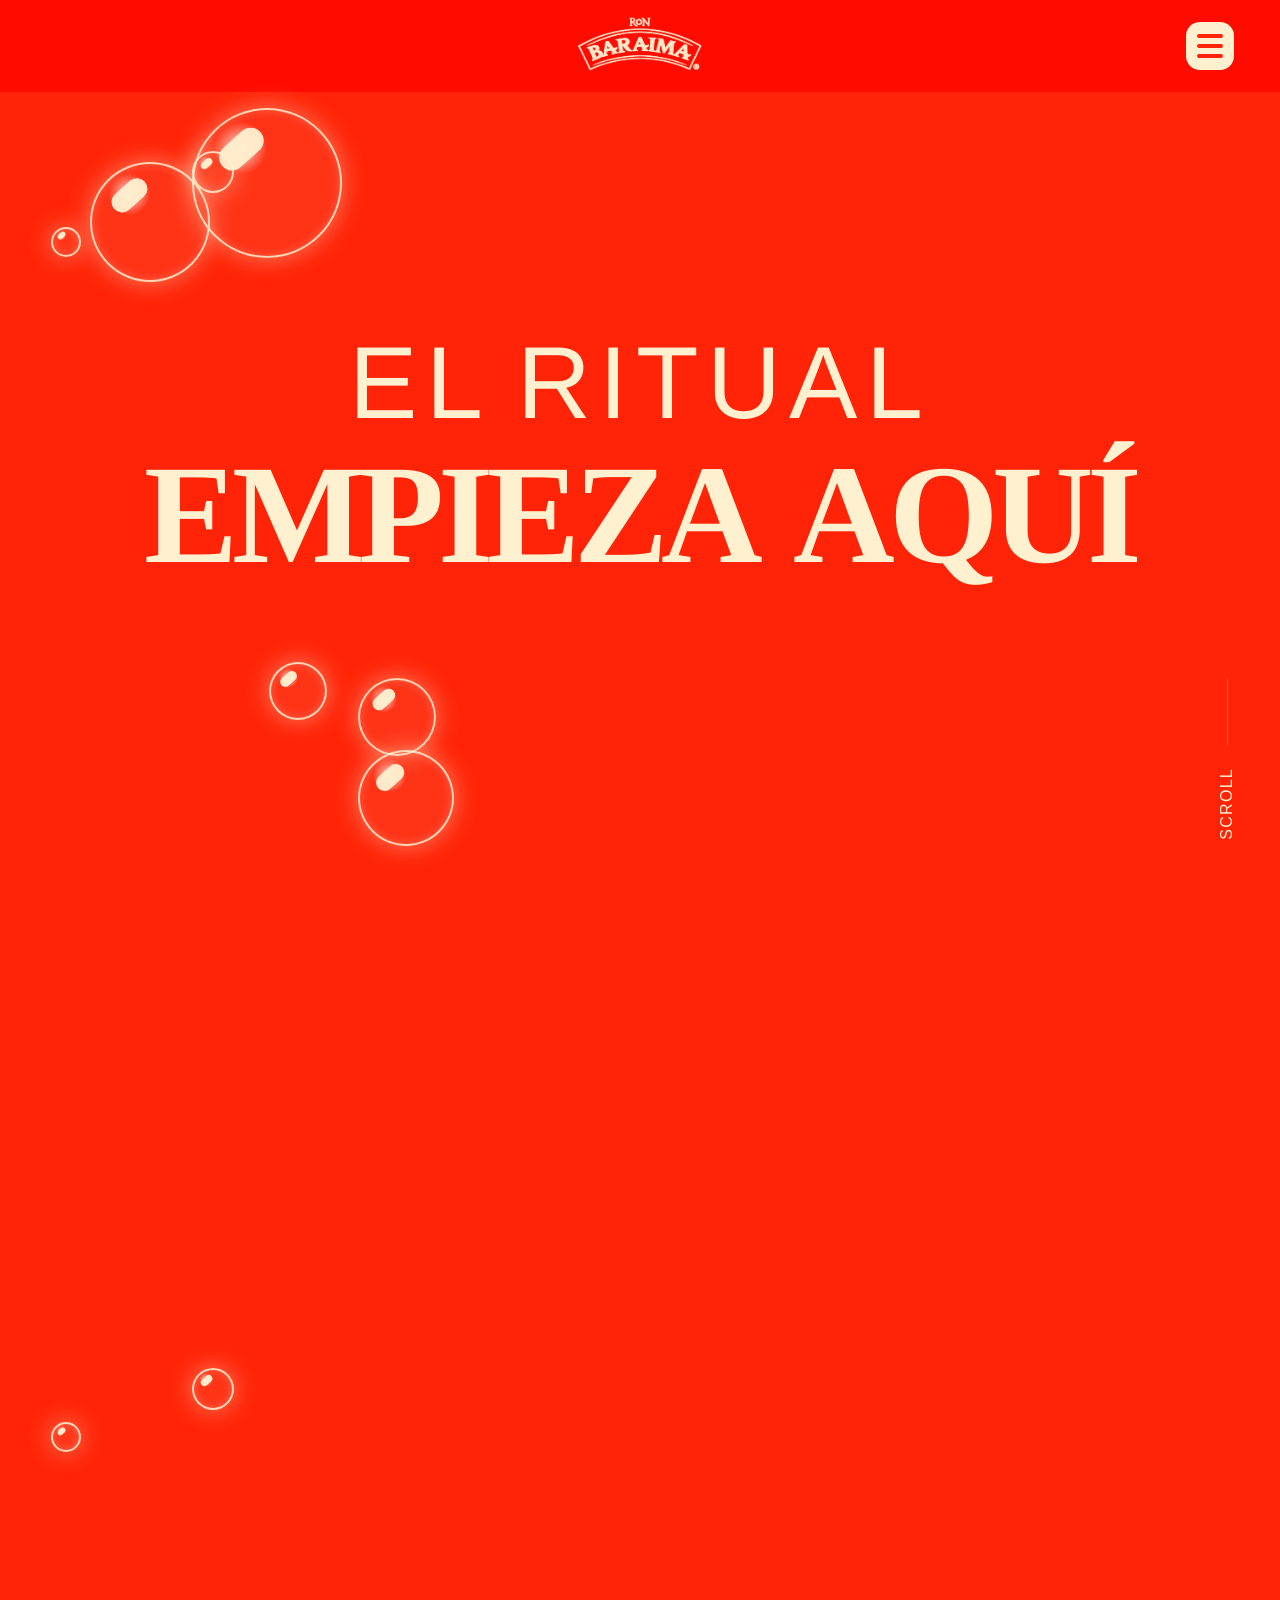
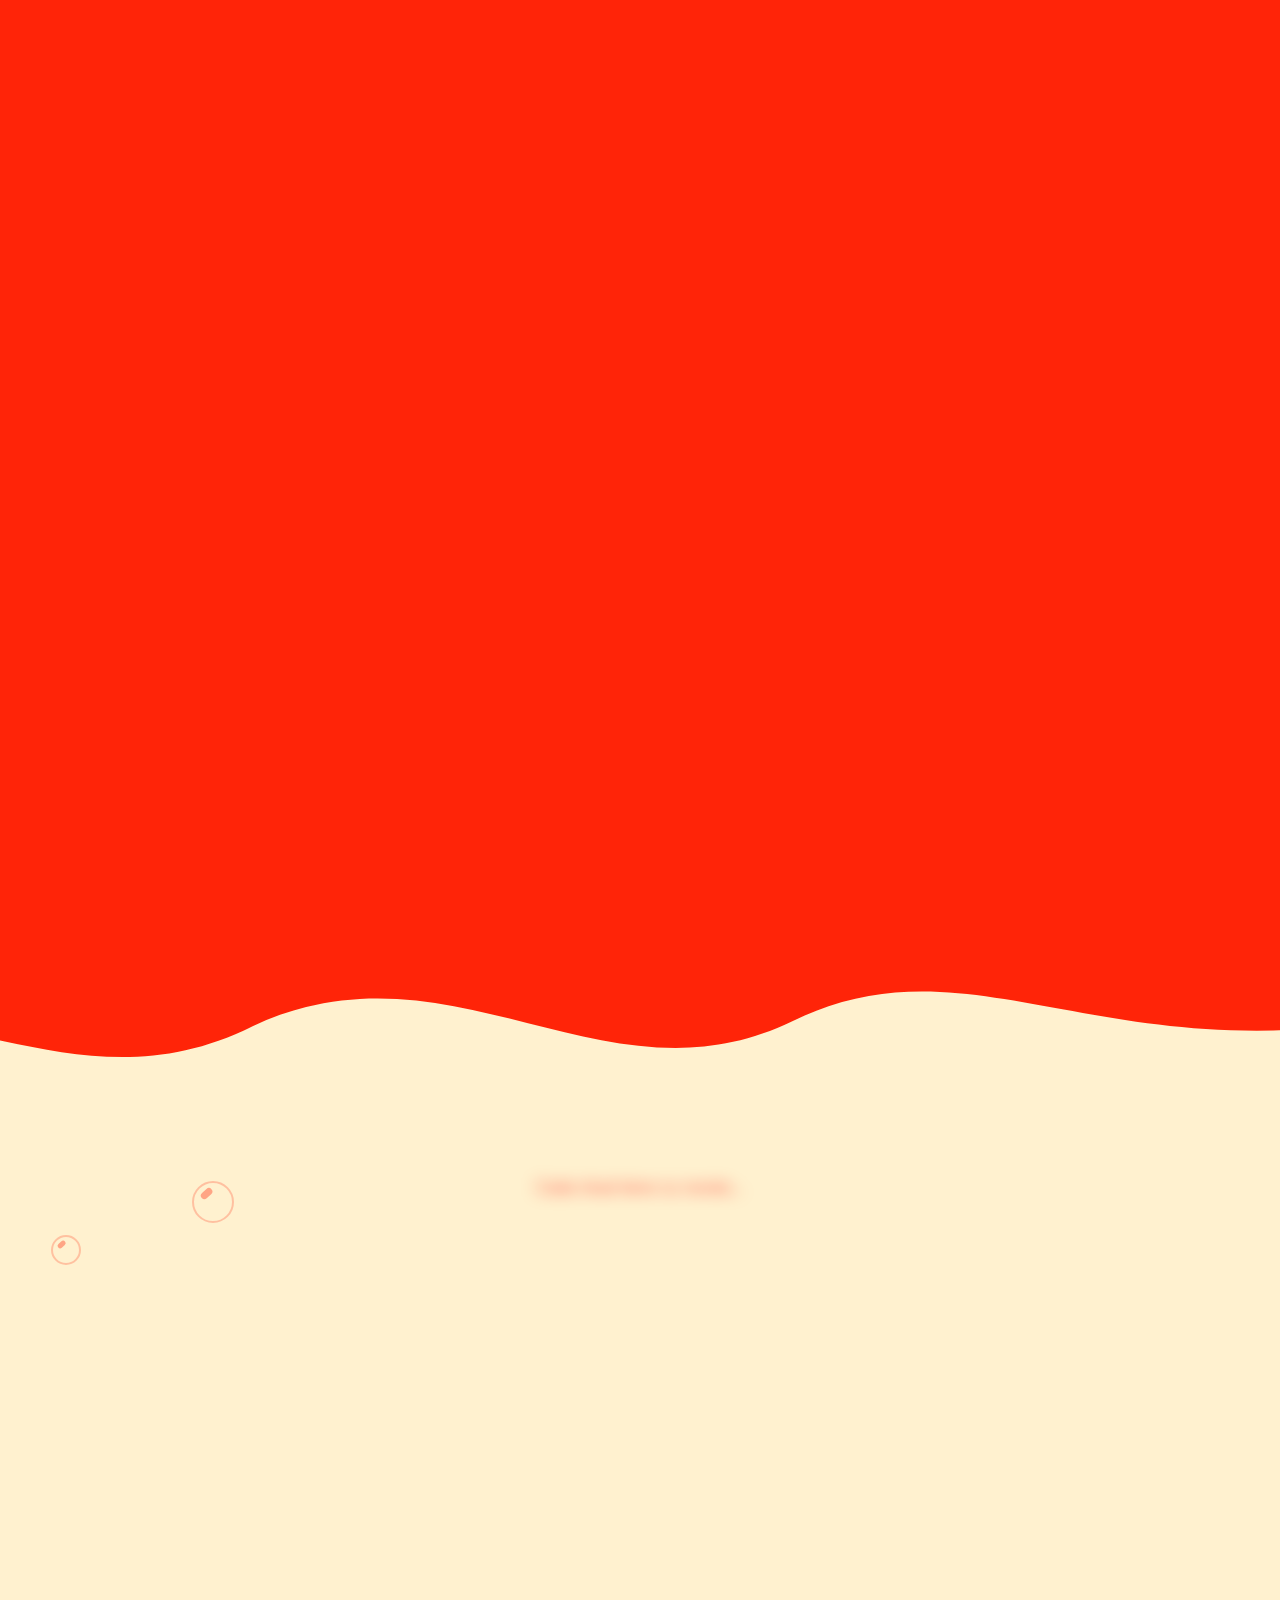
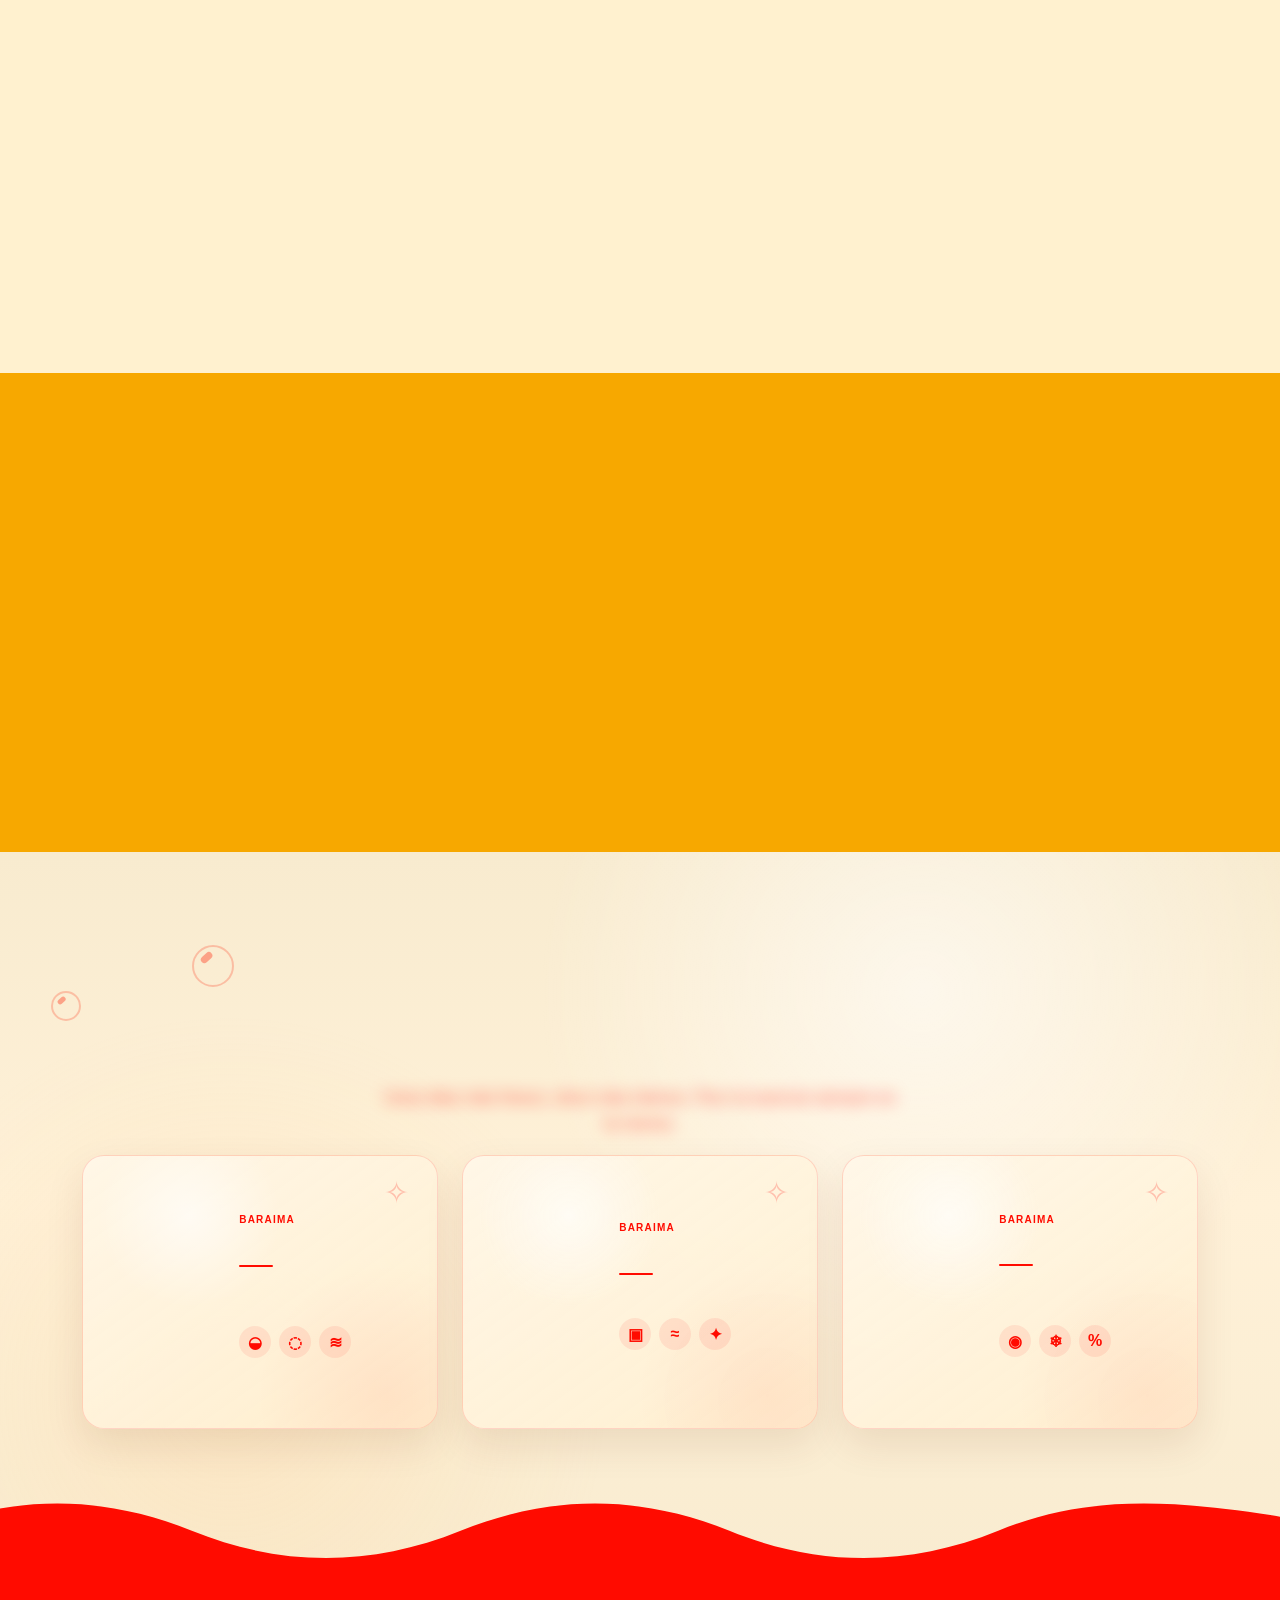
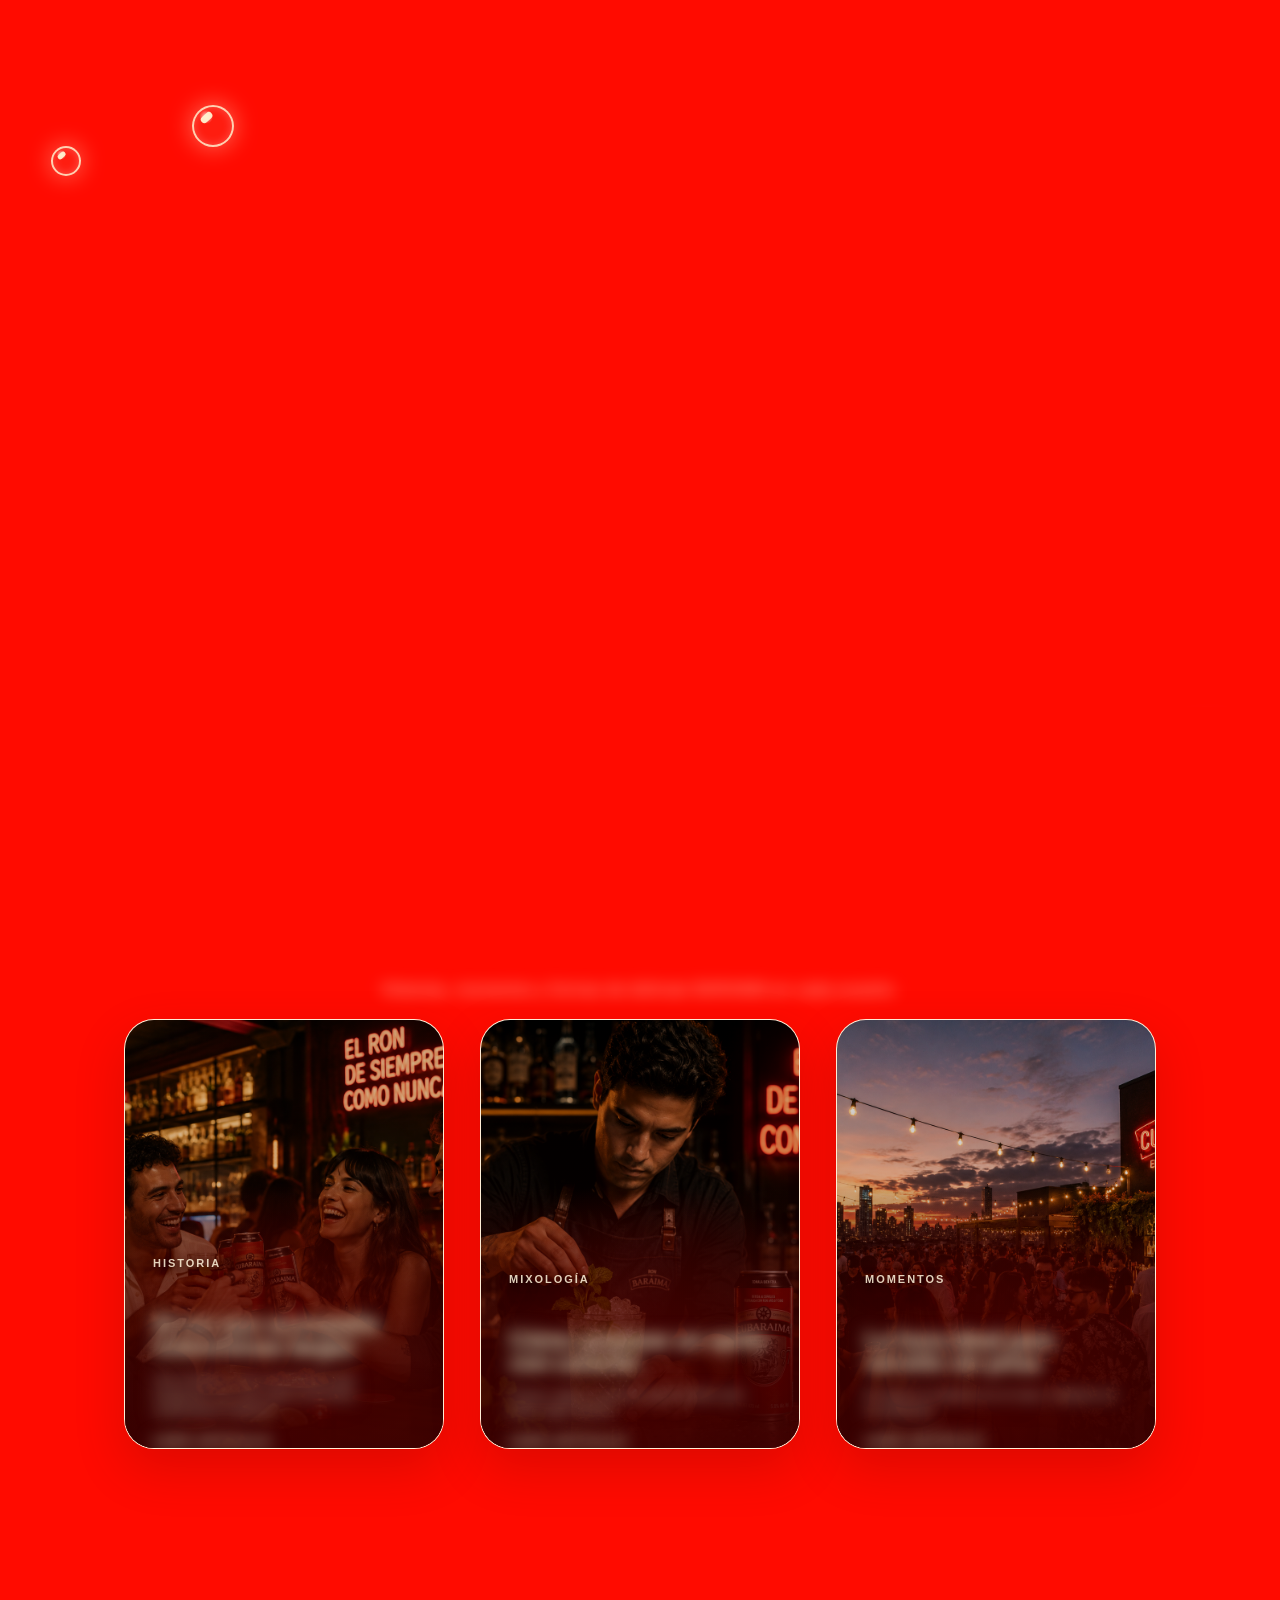
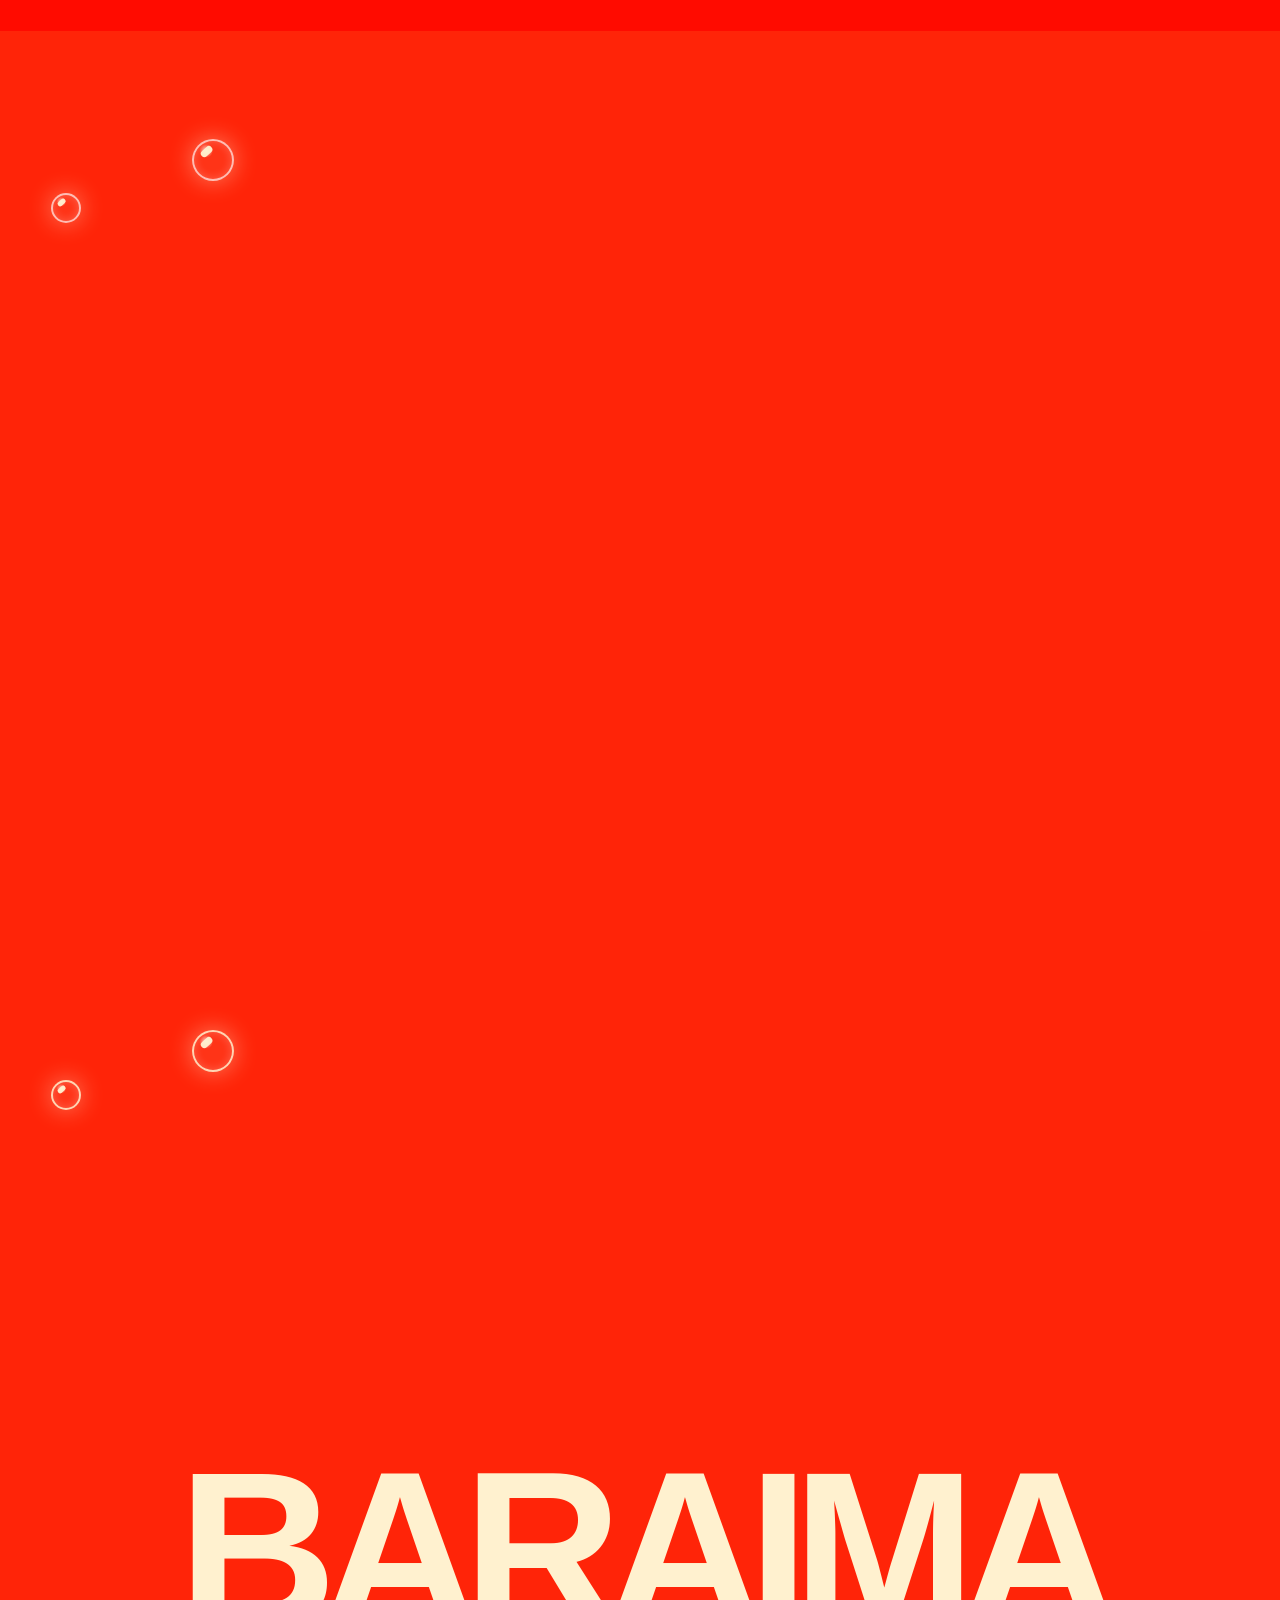
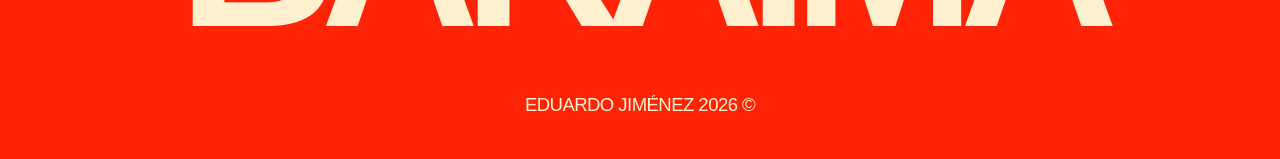
<file: index.html>
<!DOCTYPE html>
<html lang="es">
<head>
  <meta charset="UTF-8" />
  <meta name="viewport" content="width=device-width, initial-scale=1.0" />
  <meta name="theme-color" content="#FF0B00" />
  <meta name="color-scheme" content="light" />
  <meta name="msapplication-navbutton-color" content="#FF0B00" />
  <meta name="apple-mobile-web-app-capable" content="yes" />
  <meta name="apple-mobile-web-app-status-bar-style" content="black-translucent" />
  <title>Baraima | El ritual empieza aquí</title>
  <link rel="stylesheet" href="styles.css" />
</head>
<body>
  <script src="prototype.js"></script>
  <script src="script.js"></script>
</body>
</html>
</file>
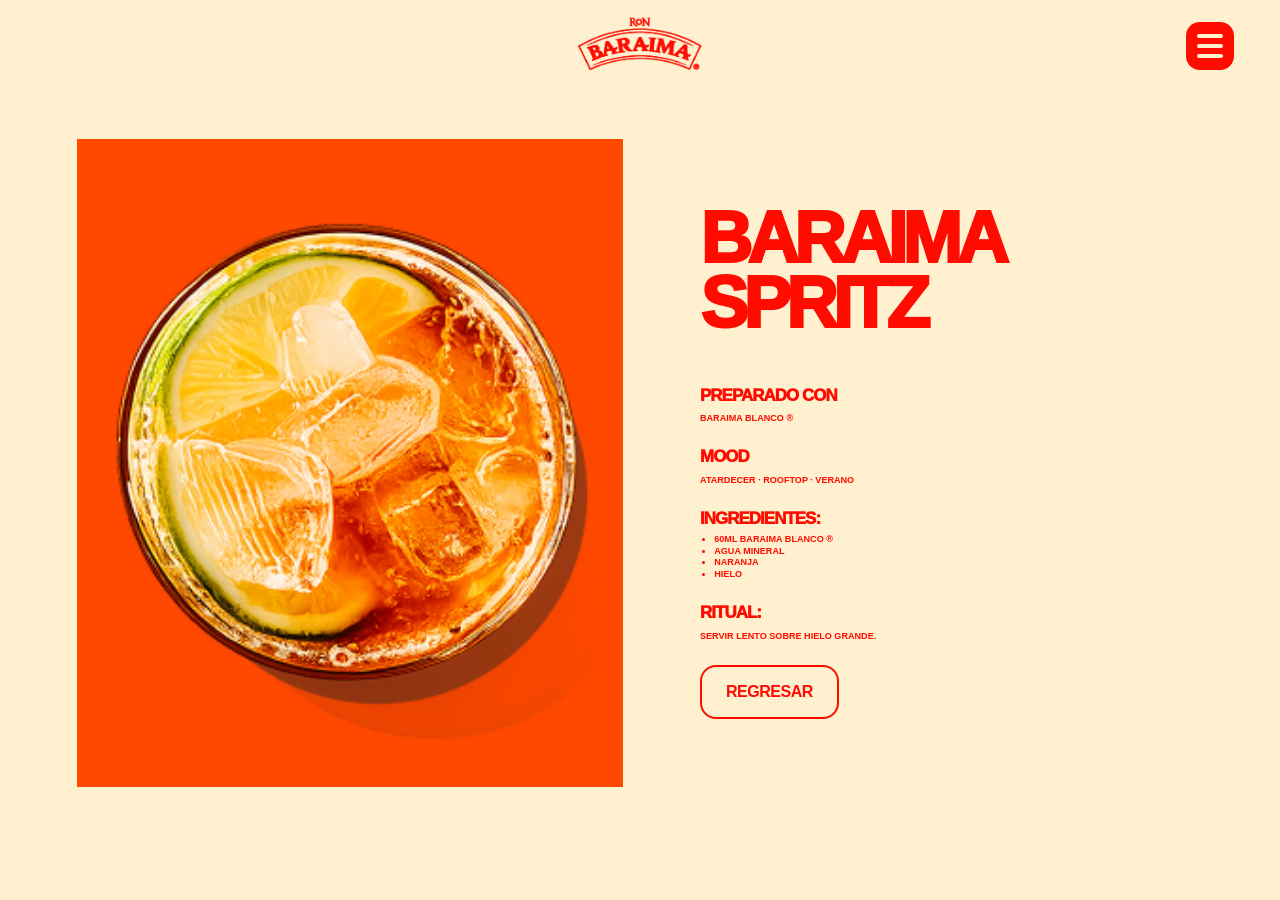
<file: recipe.html>
<!DOCTYPE html>
<html lang="es">
<head>
  <meta charset="UTF-8" />
  <meta name="viewport" content="width=device-width, initial-scale=1.0" />
  <meta name="theme-color" content="#FF0B00" />
  <meta name="msapplication-navbutton-color" content="#FF0B00" />
  <meta name="apple-mobile-web-app-capable" content="yes" />
  <meta name="apple-mobile-web-app-status-bar-style" content="black-translucent" />
  <title>Baraima | Receta</title>
  <link rel="stylesheet" href="styles.css" />
</head>
<body class="recipe-page on-white-section light-site-background">
  <div class="always-bubbles" aria-hidden="true">
    <span style="--x:8%;--s:26px;--dur:11s;--delay:-2s;"></span>
    <span style="--x:21%;--s:18px;--dur:8s;--delay:-5s;"></span>
    <span style="--x:42%;--s:38px;--dur:15s;--delay:-8s;"></span>
    <span style="--x:63%;--s:20px;--dur:10s;--delay:-3s;"></span>
    <span style="--x:82%;--s:42px;--dur:18s;--delay:-12s;"></span>
  </div>

  <header class="topbar">
    <img src="assets/logo-red.png" alt="Ron Baraima" class="logo" />
    <button class="menu" id="menuButton" aria-label="Abrir menú" aria-expanded="false">
      <span></span><span></span><span></span>
    </button>
  </header>

  <aside class="menu-overlay" id="menuOverlay" aria-hidden="true">
    <div class="menu-wave" aria-hidden="true">
      <svg class="wave-svg" viewBox="0 0 1440 120" preserveAspectRatio="none">
        <path d="M0,52 C160,82 270,20 430,50 C610,84 720,78 875,48 C1040,16 1160,82 1440,40 L1440,120 L0,120 Z"></path>
      </svg>
      <div class="wave-body"></div>
    </div>
    <div class="menu-panel">
      
      <nav class="menu-nav" aria-label="Menú principal">
        <a href="index.html#hero">INICIO</a>
        <a href="index.html#historia">HISTORIA</a>
        <a href="index.html#proceso">PROCESO</a>
        <a href="index.html#mixologia">MIXOLOGÍA</a>
      </nav>
      <div class="menu-footer">
        <span>RON BARAIMA</span>
        <span>EL RITUAL EMPIEZA AQUÍ</span>
      </div>
    </div>
  </aside>

  <main>
    <section class="recipe-layout" aria-label="Receta Baraima">
      <div class="recipe-visual">
        <img id="recipeImage" src="assets/mixologia-spritz.png" alt="Baraima Spritz" />
      </div>

      <article class="recipe-content">
        <h1 id="recipeTitle">BARAIMA SPRITZ</h1>

        <div class="recipe-block">
          <h2>PREPARADO CON</h2>
          <p id="recipeRum">BARAIMA BLANCO ®</p>
        </div>

        <div class="recipe-block">
          <h2>MOOD</h2>
          <p id="recipeMood">ATARDECER · ROOFTOP · VERANO</p>
        </div>

        <div class="recipe-block">
          <h2>INGREDIENTES:</h2>
          <ul id="recipeIngredients">
            <li>60ML BARAIMA BLANCO ®</li>
            <li>AGUA MINERAL</li>
            <li>NARANJA</li>
            <li>HIELO</li>
          </ul>
        </div>

        <div class="recipe-block">
          <h2>RITUAL:</h2>
          <p id="recipeRitual">SERVIR LENTO SOBRE HIELO GRANDE.</p>
        </div>

        <a class="recipe-back" href="index.html#mixologia">REGRESAR</a>
      </article>
    </section>
  </main>

  <script src="script.js"></script>
  <script>
    const recipes = {
      spritz: {
        title: "BARAIMA SPRITZ",
        image: "assets/mixologia-spritz.png",
        rum: "BARAIMA BLANCO ®",
        mood: "ATARDECER · ROOFTOP · VERANO",
        ingredients: ["60ML BARAIMA BLANCO ®", "AGUA MINERAL", "NARANJA", "HIELO"],
        ritual: "SERVIR LENTO SOBRE HIELO GRANDE."
      },
      mojito: {
        title: "MOJITO BARAIMA",
        image: "assets/mixologia-mojito.png",
        rum: "BARAIMA AÑEJO ®",
        mood: "FRESCO · MENTA · TARDE LARGA",
        ingredients: ["60ML BARAIMA AÑEJO ®", "LIMÓN", "MENTA", "SODA", "HIELO"],
        ritual: "MACHACAR SUAVE, MEZCLAR Y SERVIR BIEN FRÍO."
      },
      colada: {
        title: "BARAIMA COLADA",
        image: "assets/mixologia-colada.png",
        rum: "BARAIMA CUBARAIMA ®",
        mood: "PLAYA · CREMOSO · CARIBE",
        ingredients: ["60ML BARAIMA CUBARAIMA ®", "PIÑA", "CREMA DE COCO", "HIELO"],
        ritual: "BATIR CON HIELO Y SERVIR CON PIÑA FRESCA."
      }
    };

    const params = new URLSearchParams(window.location.search);
    const data = recipes[params.get("recipe")] || recipes.spritz;

    recipeTitle.textContent = data.title;
    recipeImage.src = data.image;
    recipeImage.alt = data.title;
    recipeRum.textContent = data.rum;
    recipeMood.textContent = data.mood;
    recipeIngredients.innerHTML = data.ingredients.map((item) => `<li>${item}</li>`).join("");
    recipeRitual.textContent = data.ritual;
    document.title = `Baraima | ${data.title}`;
  </script>
</body>
</html>
</file>
<file: styles.css>
* {
  box-sizing: border-box;
}

:root {
  --red: #ff2408;
  --cream: #fff1cf;
  --gold: #f4c467;
}

body {
  margin: 0;
  font-family: Arial, Helvetica, sans-serif;
  background: var(--red);
  color: var(--cream);
  overflow-x: hidden;
}

.hero {
  position: relative;
  min-height: 140vh;
  background: var(--red);
  overflow: hidden;
  isolation: isolate;
}

/* Bubbles / gas atmosphere */
.bubble-field {
  position: fixed;
  inset: 0;
  z-index: 3;
  overflow: hidden;
  pointer-events: none;
  opacity: 1;
  mix-blend-mode: screen;
}

.bubble-field::before {
  content: "";
  position: absolute;
  inset: 0;
  background:
    radial-gradient(circle at 32% 40%, rgba(255,241,207,.12), transparent 18%),
    radial-gradient(circle at 62% 62%, rgba(244,196,103,.10), transparent 22%);
  filter: blur(18px);
}

.bubble-field span {
  position: absolute;
  left: var(--x);
  bottom: -8vh;
  width: var(--s);
  height: var(--s);
  border-radius: 50%;
  border: 2px solid rgba(255,241,207,.88);
  background:
    radial-gradient(circle at 32% 28%, rgba(255,255,255,.8), transparent 18%),
    rgba(255,241,207,.06);
  box-shadow:
    0 0 22px rgba(255,241,207,.42),
    inset 0 0 8px rgba(255,255,255,.16);
  animation: bubbleRise var(--d) linear infinite;
  animation-delay: var(--delay);
}

.bubble-field span:nth-child(3n) {
  border-color: rgba(244,196,103,.5);
}

.bubble-field span:nth-child(4n) {
  filter: blur(.4px);
}

.spark-field {
  position: fixed;
  inset: 0;
  z-index: 2;
  pointer-events: none;
  opacity: .6;
  background-image:
    radial-gradient(circle, rgba(255,241,207,.6) 0 1px, transparent 1.5px),
    radial-gradient(circle, rgba(244,196,103,.55) 0 1px, transparent 1.5px);
  background-size: 110px 140px, 180px 210px;
  background-position: 0 0, 45px 80px;
  animation: dustFloat 18s linear infinite;
  mix-blend-mode: screen;
}

@keyframes bubbleRise {
  0% {
    transform: translate3d(0, 0, 0) scale(.55);
    opacity: 0;
  }
  12% {
    opacity: .75;
  }
  50% {
    transform: translate3d(18px, -58vh, 0) scale(1);
  }
  100% {
    transform: translate3d(-18px, -118vh, 0) scale(1.22);
    opacity: 0;
  }
}

@keyframes dustFloat {
  from {
    transform: translateY(0);
  }
  to {
    transform: translateY(-210px);
  }
}

.topbar {
  position: fixed;
  top: 0;
  left: 0;
  width: 100%;
  z-index: 50;
  display: flex;
  justify-content: center;
  align-items: flex-start;
  padding: 32px 48px;
  pointer-events: none;
}


.logo {
  width: clamp(150px, 16vw, 240px);
  height: auto;
  object-fit: contain;
}


.menu {
  position: absolute;
  right: 48px;
  top: 28px;
  width: 68px;
  height: 68px;
  border: 0;
  border-radius: 18px;
  background: var(--cream);
  display: grid;
  place-content: center;
  gap: 8px;
  pointer-events: auto;
}

.menu span {
  display: block;
  width: 34px;
  height: 5px;
  border-radius: 999px;
  background: var(--red);
}

.hero-copy {
  position: sticky;
  top: 0;
  min-height: 100vh;
  z-index: 10;
  display: grid;
  place-content: center;
  text-align: center;
  pointer-events: none;
}

.hero-copy p {
  margin: 0;
  font-size: clamp(42px, 7vw, 86px);
  font-weight: 300;
  opacity: 0.72;
}

.hero-copy h1 {
  margin: 12px 0 0;
  font-size: clamp(58px, 9.8vw, 132px);
  line-height: 0.85;
  letter-spacing: -0.07em;
  font-weight: 900;
}

.bottle-wrap {
  position: fixed;
  z-index: 8;
  left: 38%;
  top: 55%;
  width: min(38vw, 520px);
  transform-style: preserve-3d;
  perspective: 900px;
  will-change: transform;
  pointer-events: none;
}

.bottle {
  position: relative;
  z-index: 3;
  width: 100%;
  display: block;
  transform-origin: 50% 55%;
  filter: drop-shadow(0 34px 40px rgba(0,0,0,0.22));
  will-change: transform, filter;
}

.bottle-glow {
  position: absolute;
  z-index: 1;
  inset: 20% 8% 18%;
  border-radius: 50%;
  background: radial-gradient(circle, rgba(255,241,207,.45), rgba(255,241,207,.08) 45%, transparent 72%);
  filter: blur(35px);
  transform: translateZ(-80px);
}

.glass-highlight {
  position: absolute;
  z-index: 4;
  top: 10%;
  left: 22%;
  width: 16%;
  height: 72%;
  border-radius: 999px;
  background: linear-gradient(180deg, transparent, rgba(255,255,255,.48), transparent);
  mix-blend-mode: screen;
  opacity: 0.42;
  filter: blur(10px);
  transform: rotate(6deg);
  pointer-events: none;
}

.scroll {
  position: fixed;
  z-index: 20;
  right: 44px;
  bottom: 60px;
  display: flex;
  flex-direction: column;
  align-items: center;
  gap: 22px;
}

.scroll span {
  width: 1px;
  height: 68px;
  background: rgba(255,241,207,.72);
}

.scroll p {
  margin: 0;
  writing-mode: vertical-rl;
  transform: rotate(180deg);
  letter-spacing: .08em;
}

.next-section {
  min-height: 100vh;
  background: #f7ead0;
  color: #1b1714;
  display: grid;
  place-content: center;
  text-align: center;
  padding: 80px 24px;
  position: relative;
  z-index: 30;
}

.next-section h2 {
  font-family: Georgia, serif;
  font-size: clamp(76px, 12vw, 180px);
  letter-spacing: -0.08em;
  margin: 0;
}

.next-section p {
  font-size: 20px;
}

@media (max-width: 900px) {
  .topbar {
    justify-content: flex-start;
    padding: 24px;
  }

  
.logo {
  width: clamp(150px, 16vw, 240px);
  height: auto;
  object-fit: contain;
}


  .menu {
    right: 24px;
    top: 20px;
    width: 54px;
    height: 54px;
    border-radius: 15px;
  }

  .menu span {
    width: 28px;
    height: 4px;
  }

  .bottle-wrap {
    width: min(70vw, 360px);
    left: 38%;
    top: 56%;
  }

  .hero-copy {
    padding: 0 24px;
  }

  .scroll {
    right: 18px;
    bottom: 28px;
  }

  .bubble-field span:nth-child(n+9) {
    display: none;
  }
}

@media (max-width: 560px) {
  .hero {
    min-height: 125vh;
  }

  .bottle-wrap {
    width: 75vw;
    left: 36%;
    top: 58%;
  }

  .hero-copy p {
    font-size: 40px;
  }

  .hero-copy h1 {
    font-size: 58px;
  }
}

/* Fullscreen menu based on MENU.pdf */
body.menu-open {
  overflow: hidden;
}

.menu {
  transition: transform .45s cubic-bezier(.19,1,.22,1), background .45s cubic-bezier(.19,1,.22,1);
}

.menu:hover {
  transform: scale(.96);
}

.menu.is-open {
  background: var(--red);
  border: 1px solid rgba(255,241,207,.55);
}

.menu.is-open span {
  background: var(--cream);
}

.menu.is-open span:nth-child(1) {
  transform: translateY(13px) rotate(45deg);
}

.menu.is-open span:nth-child(2) {
  opacity: 0;
}

.menu.is-open span:nth-child(3) {
  transform: translateY(-13px) rotate(-45deg);
}

.menu span {
  transition: transform .45s cubic-bezier(.19,1,.22,1), opacity .3s ease, background .3s ease;
}

.menu-overlay {
  position: fixed;
  inset: 0;
  z-index: 45;
  background: var(--red);
  color: var(--cream);
  display: grid;
  place-items: center;
  opacity: 0;
  visibility: hidden;
  pointer-events: none;
  transition: opacity .55s cubic-bezier(.19,1,.22,1), visibility .55s;
}

.menu-overlay.is-open {
  opacity: 1;
  visibility: visible;
  pointer-events: auto;
}

.menu-panel {
  width: 100%;
  min-height: 100svh;
  display: grid;
  place-items: center;
  padding: 120px 24px 42px;
}

.menu-nav {
  display: flex;
  flex-direction: column;
  align-items: center;
  gap: clamp(10px, 1.5vw, 22px);
}

.menu-nav a {
  color: var(--cream);
  text-decoration: none;
  font-size: clamp(34px, 5.8vw, 82px);
  line-height: .78;
  letter-spacing: -.075em;
  font-weight: 900;
  transform: translateY(36px);
  opacity: 0;
  transition:
    transform .75s cubic-bezier(.19,1,.22,1),
    opacity .75s cubic-bezier(.19,1,.22,1),
    letter-spacing .45s cubic-bezier(.19,1,.22,1);
}

.menu-overlay.is-open .menu-nav a {
  transform: translateY(0);
  opacity: 1;
}

.menu-overlay.is-open .menu-nav a:nth-child(1) { transition-delay: .05s; }
.menu-overlay.is-open .menu-nav a:nth-child(2) { transition-delay: .10s; }
.menu-overlay.is-open .menu-nav a:nth-child(3) { transition-delay: .15s; }
.menu-overlay.is-open .menu-nav a:nth-child(4) { transition-delay: .20s; }
.menu-overlay.is-open .menu-nav a:nth-child(5) { transition-delay: .25s; }
.menu-overlay.is-open .menu-nav a:nth-child(6) { transition-delay: .30s; }
.menu-overlay.is-open .menu-nav a:nth-child(7) { transition-delay: .35s; }

.menu-nav a:hover {
  letter-spacing: -.035em;
  opacity: .72;
}

.menu-footer {
  position: absolute;
  left: 44px;
  right: 44px;
  bottom: 34px;
  display: flex;
  justify-content: space-between;
  gap: 20px;
  font-size: 12px;
  letter-spacing: .16em;
  opacity: .72;
}

@media (max-width: 700px) {
  .menu-panel {
    padding-top: 110px;
  }

  .menu-nav {
    gap: 10px;
  }

  .menu-nav a {
    font-size: clamp(34px, 12vw, 58px);
    line-height: .82;
  }

  .menu-footer {
    left: 24px;
    right: 24px;
    bottom: 24px;
    flex-direction: column;
    align-items: center;
    text-align: center;
  }
}

/* V3 updates */
.bottle-wrap,
.bottle,
.bottle-glow,
.glass-highlight {
  display: none !important;
}

/* Cleaner hero without bottle */
.hero-copy {
  transform: none;
}

.hero-copy p {
  font-size: clamp(48px, 8vw, 104px);
}

.hero-copy h1 {
  font-size: clamp(68px, 11vw, 150px);
}

/* Reduce fullscreen menu type 50% */
.menu-nav a {
  font-size: clamp(17px, 2.9vw, 41px) !important;
  line-height: .92 !important;
  letter-spacing: -.035em !important;
}

.menu-nav {
  gap: clamp(14px, 1.8vw, 26px) !important;
}

/* Close button inside menu */
.menu-close {
  position: fixed;
  top: 28px;
  right: 48px;
  width: 68px;
  height: 68px;
  border: 0;
  border-radius: 0;
  background: var(--cream);
  display: grid;
  place-items: center;
  z-index: 70;
  padding: 0;
  cursor: pointer;
}

.menu-close span {
  position: absolute;
  width: 34px;
  height: 5px;
  border-radius: 999px;
  background: var(--red);
}

.menu-close span:first-child {
  transform: rotate(45deg);
}

.menu-close span:last-child {
  transform: rotate(-45deg);
}

/* Hide hamburger while overlay is open; close button takes over */
.menu.is-open {
  opacity: 0;
  pointer-events: none;
}

/* Animated scroll line inspired by the reference */
.scroll span {
  position: relative;
  overflow: hidden;
  background: rgba(255,241,207,.25) !important;
}

.scroll span::after {
  content: "";
  position: absolute;
  top: -55%;
  left: 0;
  width: 100%;
  height: 55%;
  background: var(--cream);
  animation: scrollLine 1.55s cubic-bezier(.76,0,.24,1) infinite;
}

@keyframes scrollLine {
  0% {
    transform: translateY(0);
  }
  60%, 100% {
    transform: translateY(285%);
  }
}

@media (max-width: 700px) {
  .menu-nav a {
    font-size: clamp(22px, 8vw, 42px) !important;
  }

  .menu-close {
    top: 20px;
    right: 24px;
    width: 54px;
    height: 54px;
  }

  .menu-close span {
    width: 28px;
    height: 4px;
  }
}

@media (max-width: 560px) {
  .hero-copy p {
    font-size: 42px;
  }

  .hero-copy h1 {
    font-size: 62px;
  }
}

/* V6 FIXED: white wave menu with red links */
.menu-overlay {
  background: transparent !important;
  color: var(--red) !important;
  opacity: 0;
  visibility: hidden;
  pointer-events: none;
  overflow: hidden;
}

.menu-overlay.is-open,
.menu-overlay.is-closing {
  opacity: 1;
  visibility: visible;
  pointer-events: auto;
}

.menu-overlay::before,
.menu-overlay::after {
  content: "";
  position: absolute;
  left: -16%;
  right: -16%;
  bottom: -10%;
  height: 135%;
  pointer-events: none;
}

.menu-overlay::before {
  background: var(--cream);
  z-index: -1;
  transform: translateY(112%);
  clip-path: polygon(0% 18%, 8% 14%, 16% 18%, 24% 14%, 32% 18%, 40% 14%, 48% 18%, 56% 14%, 64% 18%, 72% 14%, 80% 18%, 88% 14%, 100% 18%, 100% 100%, 0% 100%);
}

.menu-overlay::after {
  background: rgba(255,241,207,.68);
  z-index: -2;
  transform: translateY(118%);
  clip-path: polygon(0% 14%, 10% 20%, 20% 15%, 30% 21%, 40% 16%, 50% 22%, 60% 15%, 70% 20%, 80% 14%, 90% 21%, 100% 16%, 100% 100%, 0% 100%);
}

.menu-overlay.is-open::before {
  animation: waveUpMain .95s cubic-bezier(.76,0,.24,1) forwards, waveMoveA 3s ease-in-out .95s infinite alternate;
}

.menu-overlay.is-open::after {
  animation: waveUpBack 1.08s cubic-bezier(.76,0,.24,1) forwards, waveMoveB 3.5s ease-in-out 1.08s infinite alternate;
}

.menu-overlay.is-closing::before {
  animation: waveDownMain .62s cubic-bezier(.76,0,.24,1) forwards;
}

.menu-overlay.is-closing::after {
  animation: waveDownBack .72s cubic-bezier(.76,0,.24,1) forwards;
}

@keyframes waveUpMain {
  0% { transform: translateY(112%); }
  60% { transform: translateY(7%); }
  100% { transform: translateY(0); }
}

@keyframes waveUpBack {
  0% { transform: translateY(118%); }
  65% { transform: translateY(10%); }
  100% { transform: translateY(0); }
}

@keyframes waveDownMain {
  0% { transform: translateY(0); }
  100% { transform: translateY(112%); }
}

@keyframes waveDownBack {
  0% { transform: translateY(0); }
  100% { transform: translateY(118%); }
}

@keyframes waveMoveA {
  from { clip-path: polygon(0% 18%, 8% 14%, 16% 18%, 24% 14%, 32% 18%, 40% 14%, 48% 18%, 56% 14%, 64% 18%, 72% 14%, 80% 18%, 88% 14%, 100% 18%, 100% 100%, 0% 100%); }
  to { clip-path: polygon(0% 14%, 8% 19%, 16% 14%, 24% 19%, 32% 14%, 40% 19%, 48% 14%, 56% 19%, 64% 14%, 72% 19%, 80% 14%, 88% 19%, 100% 14%, 100% 100%, 0% 100%); }
}

@keyframes waveMoveB {
  from { clip-path: polygon(0% 14%, 10% 20%, 20% 15%, 30% 21%, 40% 16%, 50% 22%, 60% 15%, 70% 20%, 80% 14%, 90% 21%, 100% 16%, 100% 100%, 0% 100%); }
  to { clip-path: polygon(0% 21%, 10% 15%, 20% 22%, 30% 14%, 40% 21%, 50% 15%, 60% 22%, 70% 14%, 80% 21%, 90% 15%, 100% 22%, 100% 100%, 0% 100%); }
}

.menu-panel,
.menu-nav a,
.menu-footer {
  color: var(--red) !important;
}

.menu-nav a {
  font-size: clamp(17px, 2.9vw, 41px) !important;
  line-height: .92 !important;
  letter-spacing: -.035em !important;
}

.menu-nav {
  gap: clamp(14px, 1.8vw, 26px) !important;
}

.menu-close {
  background: var(--red) !important;
  z-index: 80 !important;
}

.menu-close span {
  background: var(--cream) !important;
}

.menu.is-open {
  opacity: 0;
  pointer-events: none;
}

@media (max-width: 700px) {
  .menu-nav a {
    font-size: clamp(22px, 8vw, 42px) !important;
  }
}

/* V10: Revoltosa-like real SVG wave menu transition */
.menu-overlay {
  background: transparent !important;
  color: var(--red) !important;
  opacity: 0;
  visibility: hidden;
  pointer-events: none;
  overflow: hidden;
}

.menu-overlay.is-open,
.menu-overlay.is-closing {
  opacity: 1;
  visibility: visible;
  pointer-events: auto;
}

/* Disable previous pseudo-wave attempts */
.menu-overlay::before,
.menu-overlay::after {
  display: none !important;
  content: none !important;
}

.menu-wave {
  position: absolute;
  inset: 0;
  z-index: -1;
  transform: translateY(100%);
  will-change: transform;
}

.wave-svg {
  position: absolute;
  left: -5vw;
  top: -118px;
  width: 110vw;
  height: 130px;
  display: block;
  animation: waveHorizontal 4.6s ease-in-out infinite alternate;
}

.wave-svg path {
  fill: var(--cream);
}

.wave-body {
  position: absolute;
  inset: 0;
  top: 0;
  background: var(--cream);
}

.menu-overlay.is-open .menu-wave {
  animation: menuWaveRise .95s cubic-bezier(.76,0,.24,1) forwards;
}

.menu-overlay.is-closing .menu-wave {
  animation: menuWaveDown .65s cubic-bezier(.76,0,.24,1) forwards;
}

@keyframes menuWaveRise {
  0% {
    transform: translateY(100%);
  }
  58% {
    transform: translateY(7%);
  }
  100% {
    transform: translateY(0%);
  }
}

@keyframes menuWaveDown {
  0% {
    transform: translateY(0%);
  }
  100% {
    transform: translateY(100%);
  }
}

@keyframes waveHorizontal {
  0% {
    transform: translateX(-2vw) scaleX(1.02);
  }
  100% {
    transform: translateX(2vw) scaleX(1.02);
  }
}

.menu-panel {
  position: relative;
  z-index: 2 !important;
  color: var(--red) !important;
  opacity: 0;
  transform: translateY(18px);
  transition:
    opacity .45s cubic-bezier(.19,1,.22,1),
    transform .55s cubic-bezier(.19,1,.22,1);
}

.menu-overlay.is-open .menu-panel {
  opacity: 1;
  transform: translateY(0);
  transition-delay: .26s;
}

.menu-overlay.is-closing .menu-panel {
  opacity: 0;
  transform: translateY(18px);
  transition-delay: 0s;
}

.menu-nav a,
.menu-footer {
  color: var(--red) !important;
}

.menu-nav a {
  font-size: clamp(17px, 2.9vw, 41px) !important;
  line-height: .92 !important;
  letter-spacing: -.035em !important;
}

.menu-nav {
  gap: clamp(14px, 1.8vw, 26px) !important;
}

.menu-close {
  background: var(--red) !important;
  z-index: 80 !important;
}

.menu-close span {
  background: var(--cream) !important;
}

.menu.is-open {
  opacity: 0;
  pointer-events: none;
}

@media (max-width: 700px) {
  .wave-svg {
    top: -86px;
    height: 96px;
  }

  .menu-nav a {
    font-size: clamp(22px, 8vw, 42px) !important;
  }
}

/* V13 UX fixes */

/* Fixed UI: logo/menu and scroll always stay in place */
.topbar {
  position: fixed !important;
  z-index: 90 !important;
}

.scroll {
  position: fixed !important;
  z-index: 80 !important;
}

/* More refined global bubbles across red sections */
.global-bubble-field {
  position: fixed;
  inset: 0;
  z-index: 4;
  overflow: hidden;
  pointer-events: none;
  opacity: .78;
  mix-blend-mode: screen;
}

.global-bubble-field span {
  position: absolute;
  left: var(--x);
  bottom: -8vh;
  width: var(--s);
  height: var(--s);
  border-radius: 50%;
  border: 1.5px solid rgba(255,241,207,.68);
  background:
    radial-gradient(circle at 32% 28%, rgba(255,255,255,.72), transparent 18%),
    rgba(255,241,207,.04);
  box-shadow:
    0 0 16px rgba(255,241,207,.28),
    inset 0 0 6px rgba(255,255,255,.12);
  animation: bubbleRise var(--d) linear infinite;
  animation-delay: var(--delay);
}

/* Keep text and bottle above bubbles */
.hero-copy,
.history-copy,
.history-bottle-wrap {
  position: relative;
  z-index: 12;
}

/* Cleaner history section */
.history-section {
  position: relative;
  min-height: 100svh;
  background: var(--red);
  color: var(--cream);
  overflow: hidden;
  isolation: isolate;
  display: grid;
  grid-template-columns: minmax(0, 0.9fr) minmax(300px, 0.8fr);
  align-items: center;
  gap: clamp(28px, 5vw, 80px);
  padding: clamp(110px, 10vw, 150px) clamp(28px, 7vw, 110px) 90px;
}

.history-copy {
  max-width: 620px;
}

.history-number {
  font-size: clamp(86px, 10.5vw, 158px);
  line-height: .8;
  letter-spacing: -.085em;
  font-weight: 900;
  margin-bottom: clamp(22px, 3vw, 36px);
}

.history-copy h2 {
  margin: 0;
  font-size: clamp(28px, 3.65vw, 54px);
  line-height: 1.12;
  letter-spacing: -.045em;
  text-transform: uppercase;
}

.history-copy h2 span {
  display: block;
}

.history-copy strong {
  font-weight: 900;
  font-style: normal;
}

.history-copy em {
  font-weight: 300;
  font-style: normal;
}

.history-cta {
  display: inline-grid;
  place-items: center;
  min-width: clamp(210px, 22vw, 290px);
  min-height: clamp(58px, 6vw, 78px);
  margin-top: clamp(34px, 5vw, 58px);
  padding: 0 30px;
  border: 2.5px solid var(--cream);
  border-radius: 18px;
  color: var(--cream);
  text-decoration: none;
  font-size: clamp(14px, 1.2vw, 18px);
  font-weight: 400;
  letter-spacing: -.01em;
  transition: background .35s ease, color .35s ease, transform .35s cubic-bezier(.19,1,.22,1);
}

.history-cta:hover {
  background: var(--cream);
  color: var(--red);
  transform: translateY(-3px);
}

.history-bottle-wrap {
  position: absolute;
  right: clamp(-140px, -8vw, -70px);
  top: 52%;
  width: clamp(310px, 31vw, 500px);
  transform: translateY(-50%) rotate(14deg);
  will-change: transform;
  pointer-events: none;
  z-index: 9;
}

.history-bottle {
  display: block;
  width: 100%;
  height: auto;
  filter: drop-shadow(0 28px 34px rgba(0,0,0,.22));
}

@media (max-width: 980px) {
  .history-section {
    grid-template-columns: 1fr;
    align-items: center;
    padding: 110px 26px 86px;
  }

  .history-copy {
    max-width: 66vw;
  }

  .history-number {
    font-size: clamp(78px, 21vw, 132px);
    margin-bottom: 24px;
  }

  .history-copy h2 {
    font-size: clamp(27px, 6vw, 42px);
  }

  .history-bottle-wrap {
    width: min(52vw, 360px);
    right: -17vw;
    top: 57%;
  }
}

@media (max-width: 620px) {
  .global-bubble-field span:nth-child(n+7) {
    display: none;
  }

  .history-copy {
    max-width: 82vw;
  }

  .history-number {
    font-size: 86px;
  }

  .history-copy h2 {
    font-size: 27px;
    line-height: 1.15;
  }

  .history-cta {
    min-width: 210px;
    min-height: 58px;
    border-radius: 14px;
    padding: 0 22px;
  }

  .history-bottle-wrap {
    width: 68vw;
    right: -35vw;
    top: 61%;
    opacity: .94;
  }
}

/* V14 fixes: fixed brand logo and better history bottle placement */
.logo {
  position: relative;
  z-index: 95;
}

.topbar {
  position: fixed !important;
  top: 0 !important;
  left: 0 !important;
  width: 100% !important;
  z-index: 95 !important;
}

.history-bottle-wrap {
  right: clamp(-80px, -3.5vw, -36px) !important;
  width: clamp(300px, 29vw, 470px) !important;
  top: 52% !important;
}

@media (max-width: 980px) {
  .history-bottle-wrap {
    width: min(50vw, 340px) !important;
    right: -10vw !important;
    top: 58% !important;
  }
}

@media (max-width: 620px) {
  .history-bottle-wrap {
    width: 64vw !important;
    right: -26vw !important;
    top: 62% !important;
  }
}

/* V15: logo always top layer + history modal */
.topbar,
.logo {
  z-index: 999 !important;
}

.menu {
  z-index: 1000 !important;
}

.menu-overlay,
.history-modal {
  z-index: 900 !important;
}

.history-bottle-wrap,
.history-copy,
.hero-copy {
  z-index: 20 !important;
}

.history-cta {
  background: transparent;
  cursor: pointer;
  font-family: inherit;
}

/* History modal with the same wave reveal language as menu */
.history-modal {
  position: fixed;
  inset: 0;
  background: transparent;
  color: var(--red);
  opacity: 0;
  visibility: hidden;
  pointer-events: none;
  overflow: hidden;
}

.history-modal.is-open,
.history-modal.is-closing {
  opacity: 1;
  visibility: visible;
  pointer-events: auto;
}

.modal-wave {
  position: absolute;
  inset: 0;
  z-index: -1;
  transform: translateY(100%);
  will-change: transform;
}

.modal-wave-svg {
  position: absolute;
  left: -5vw;
  top: -118px;
  width: 110vw;
  height: 130px;
  display: block;
  animation: modalWaveHorizontal 4.6s ease-in-out infinite alternate;
}

.modal-wave-svg path {
  fill: var(--cream);
}

.modal-wave-body {
  position: absolute;
  inset: 0;
  top: 0;
  background: var(--cream);
}

.history-modal.is-open .modal-wave {
  animation: modalWaveRise .95s cubic-bezier(.76,0,.24,1) forwards;
}

.history-modal.is-closing .modal-wave {
  animation: modalWaveDown .65s cubic-bezier(.76,0,.24,1) forwards;
}

@keyframes modalWaveRise {
  0% { transform: translateY(100%); }
  58% { transform: translateY(7%); }
  100% { transform: translateY(0%); }
}

@keyframes modalWaveDown {
  0% { transform: translateY(0%); }
  100% { transform: translateY(100%); }
}

@keyframes modalWaveHorizontal {
  0% { transform: translateX(-2vw) scaleX(1.02); }
  100% { transform: translateX(2vw) scaleX(1.02); }
}

.history-modal-close {
  position: fixed;
  top: 28px;
  right: 48px;
  width: 68px;
  height: 68px;
  border: 0;
  background: var(--red);
  display: grid;
  place-items: center;
  z-index: 1001;
  padding: 0;
  cursor: pointer;
}

.history-modal-close span {
  position: absolute;
  width: 34px;
  height: 5px;
  border-radius: 999px;
  background: var(--cream);
}

.history-modal-close span:first-child {
  transform: rotate(45deg);
}

.history-modal-close span:last-child {
  transform: rotate(-45deg);
}

.history-modal-content {
  min-height: 100svh;
  display: grid;
  place-content: center;
  max-width: 920px;
  margin: 0 auto;
  padding: 130px 28px 70px;
  opacity: 0;
  transform: translateY(24px);
  transition:
    opacity .55s cubic-bezier(.19,1,.22,1),
    transform .65s cubic-bezier(.19,1,.22,1);
}

.history-modal.is-open .history-modal-content {
  opacity: 1;
  transform: translateY(0);
  transition-delay: .28s;
}

.history-modal.is-closing .history-modal-content {
  opacity: 0;
  transform: translateY(18px);
  transition-delay: 0s;
}

.modal-kicker {
  margin: 0 0 24px;
  text-transform: uppercase;
  letter-spacing: .18em;
  font-size: 13px;
  font-weight: 700;
}

.history-modal-content h2 {
  margin: 0 0 34px;
  font-size: clamp(42px, 6vw, 86px);
  line-height: .9;
  letter-spacing: -.065em;
  font-weight: 900;
  max-width: 850px;
}

.modal-text {
  max-width: 700px;
  display: grid;
  gap: 20px;
}

.modal-text p {
  margin: 0;
  font-size: clamp(17px, 1.55vw, 22px);
  line-height: 1.55;
}

@media (max-width: 700px) {
  .history-modal-close {
    top: 20px;
    right: 24px;
    width: 54px;
    height: 54px;
  }

  .history-modal-close span {
    width: 28px;
    height: 4px;
  }

  .modal-wave-svg {
    top: -86px;
    height: 96px;
  }

  .history-modal-content h2 {
    font-size: clamp(38px, 13vw, 58px);
  }
}

/* V16 hard fixes */
.topbar {
  position: fixed !important;
  inset: 0 0 auto 0 !important;
  z-index: 2147483000 !important;
  pointer-events: none;
  transform: none !important;
}

.logo {
  position: relative !important;
  z-index: 2147483001 !important;
  pointer-events: auto;
}

.menu {
  z-index: 2147483002 !important;
  pointer-events: auto;
}

.scroll {
  z-index: 2147482000 !important;
}

/* Keep overlays below logo/header, but still above page content */
.menu-overlay,
.history-modal {
  z-index: 2147481000 !important;
}

/* Move bottle 100px left */
.history-bottle-wrap {
  right: calc(clamp(-80px, -3.5vw, -36px) + 100px) !important;
}

/* Make button styling reliable */
.history-cta {
  appearance: none;
  -webkit-appearance: none;
  font-family: inherit;
  background: transparent;
  cursor: pointer;
}

/* History modal reliable visibility */
.history-modal {
  position: fixed;
  inset: 0;
  background: transparent;
  color: var(--red);
  opacity: 0;
  visibility: hidden;
  pointer-events: none;
  overflow: hidden;
}

.history-modal.is-open,
.history-modal.is-closing {
  opacity: 1 !important;
  visibility: visible !important;
  pointer-events: auto !important;
}

.modal-wave {
  position: absolute;
  inset: 0;
  z-index: -1;
  transform: translateY(100%);
  will-change: transform;
}

.modal-wave-svg {
  position: absolute;
  left: -5vw;
  top: -118px;
  width: 110vw;
  height: 130px;
  display: block;
  animation: modalWaveHorizontal 4.6s ease-in-out infinite alternate;
}

.modal-wave-svg path {
  fill: var(--cream);
}

.modal-wave-body {
  position: absolute;
  inset: 0;
  top: 0;
  background: var(--cream);
}

.history-modal.is-open .modal-wave {
  animation: modalWaveRise .95s cubic-bezier(.76,0,.24,1) forwards;
}

.history-modal.is-closing .modal-wave {
  animation: modalWaveDown .65s cubic-bezier(.76,0,.24,1) forwards;
}

@keyframes modalWaveRise {
  0% { transform: translateY(100%); }
  58% { transform: translateY(7%); }
  100% { transform: translateY(0%); }
}

@keyframes modalWaveDown {
  0% { transform: translateY(0%); }
  100% { transform: translateY(100%); }
}

@keyframes modalWaveHorizontal {
  0% { transform: translateX(-2vw) scaleX(1.02); }
  100% { transform: translateX(2vw) scaleX(1.02); }
}

.history-modal-close {
  position: fixed;
  top: 28px;
  right: 48px;
  width: 68px;
  height: 68px;
  border: 0;
  background: var(--red);
  display: grid;
  place-items: center;
  z-index: 2147483003 !important;
  padding: 0;
  cursor: pointer;
}

.history-modal-close span {
  position: absolute;
  width: 34px;
  height: 5px;
  border-radius: 999px;
  background: var(--cream);
}

.history-modal-close span:first-child { transform: rotate(45deg); }
.history-modal-close span:last-child { transform: rotate(-45deg); }

.history-modal-content {
  position: relative;
  z-index: 2;
  min-height: 100svh;
  display: grid;
  place-content: center;
  max-width: 920px;
  margin: 0 auto;
  padding: 130px 28px 70px;
  opacity: 0;
  transform: translateY(24px);
  transition: opacity .55s cubic-bezier(.19,1,.22,1), transform .65s cubic-bezier(.19,1,.22,1);
}

.history-modal.is-open .history-modal-content {
  opacity: 1;
  transform: translateY(0);
  transition-delay: .28s;
}

.history-modal.is-closing .history-modal-content {
  opacity: 0;
  transform: translateY(18px);
  transition-delay: 0s;
}

.modal-kicker {
  margin: 0 0 24px;
  text-transform: uppercase;
  letter-spacing: .18em;
  font-size: 13px;
  font-weight: 700;
}

.history-modal-content h2 {
  margin: 0 0 34px;
  font-size: clamp(42px, 6vw, 86px);
  line-height: .9;
  letter-spacing: -.065em;
  font-weight: 900;
  max-width: 850px;
}

.modal-text {
  max-width: 700px;
  display: grid;
  gap: 20px;
}

.modal-text p {
  margin: 0;
  font-size: clamp(17px, 1.55vw, 22px);
  line-height: 1.55;
}

@media (max-width: 980px) {
  .history-bottle-wrap {
    right: calc(-10vw + 100px) !important;
  }
}

@media (max-width: 700px) {
  .history-modal-close {
    top: 20px;
    right: 24px;
    width: 54px;
    height: 54px;
  }

  .history-modal-close span {
    width: 28px;
    height: 4px;
  }

  .modal-wave-svg {
    top: -86px;
    height: 96px;
  }

  .history-modal-content h2 {
    font-size: clamp(38px, 13vw, 58px);
  }
}

@media (max-width: 620px) {
  .history-bottle-wrap {
    right: calc(-26vw + 70px) !important;
  }
}

/* V17 final fixes */

/* Logo/header must be the absolute top visible UI at all times */
body > .global-bubble-field {
  z-index: 1 !important;
}

.topbar {
  position: fixed !important;
  top: 0 !important;
  left: 0 !important;
  right: 0 !important;
  z-index: 2147483640 !important;
  pointer-events: none !important;
  isolation: isolate;
}

.topbar .logo,
.logo {
  position: relative !important;
  z-index: 2147483641 !important;
  pointer-events: auto !important;
  opacity: 1 !important;
  visibility: visible !important;
  mix-blend-mode: normal !important;
  transform: none !important;
}

.menu {
  z-index: 2147483642 !important;
  pointer-events: auto !important;
}

/* All overlays stay below the fixed brand/logo */
.menu-overlay,
.history-modal {
  z-index: 2147482000 !important;
}

/* Move history bottle another ~100px left */
.history-bottle-wrap {
  right: calc(clamp(-80px, -3.5vw, -36px) + 200px) !important;
}

@media (max-width: 980px) {
  .history-bottle-wrap {
    right: calc(-10vw + 180px) !important;
  }
}

@media (max-width: 620px) {
  .history-bottle-wrap {
    right: calc(-26vw + 120px) !important;
  }
}

/* History modal must scroll internally */
.history-modal {
  overflow-y: auto !important;
  -webkit-overflow-scrolling: touch;
  overscroll-behavior: contain;
}

.history-modal-content {
  min-height: auto !important;
  display: block !important;
  padding-top: 150px !important;
  padding-bottom: 100px !important;
}

.history-modal.is-open {
  pointer-events: auto !important;
}

/* Keep close button above modal, below global logo/menu layer */
.history-modal-close {
  z-index: 2147483000 !important;
}

/* V18: History does not cover global fixed UI */
.history-section {
  background: transparent !important;
  isolation: auto !important;
  z-index: auto !important;
}

/* Red site background remains global, not per section */
body,
main {
  background: var(--red) !important;
}

/* Force fixed UI above every section */
.topbar,
.scroll {
  position: fixed !important;
  pointer-events: none !important;
}

.topbar {
  z-index: 999999999 !important;
}

.scroll {
  z-index: 999999998 !important;
}

.logo,
.menu {
  pointer-events: auto !important;
  z-index: 1000000000 !important;
}

/* Keep content below fixed UI */
.hero,
.history-section,
.next-section,
.history-copy,
.history-bottle-wrap {
  z-index: 1 !important;
}

/* Bottle a little more balanced and still parallax */
.history-bottle-wrap {
  right: clamp(40px, 8vw, 130px) !important;
}

/* History modal: scrollable content plus closing wave section */
.history-modal {
  overflow-y: auto !important;
  background: transparent !important;
  scroll-behavior: smooth;
}

.history-modal-content {
  min-height: 100svh !important;
  align-content: start !important;
  padding-top: 150px !important;
  padding-bottom: 160px !important;
}

/* Exit wave that appears at end of modal */
.history-modal-exit {
  position: relative;
  min-height: 55svh;
  display: grid;
  place-items: center;
  padding: 80px 24px;
  z-index: 2;
  color: var(--red);
  opacity: 0;
  transform: translateY(30px);
  transition: opacity .55s ease, transform .55s ease;
}

.history-modal-exit.is-visible {
  opacity: 1;
  transform: translateY(0);
}

.history-modal-exit button {
  appearance: none;
  border: 2px solid var(--red);
  border-radius: 18px;
  background: transparent;
  color: var(--red);
  min-width: 240px;
  min-height: 64px;
  font: inherit;
  cursor: pointer;
}

.history-modal-exit button:hover {
  background: var(--red);
  color: var(--cream);
}

/* Closing wave movement when user reaches end */
.history-modal.end-ready .modal-wave {
  animation: modalWaveSettleDown .85s cubic-bezier(.76,0,.24,1) forwards !important;
}

@keyframes modalWaveSettleDown {
  from { transform: translateY(0); }
  to { transform: translateY(100%); }
}

@media (max-width: 980px) {
  .history-bottle-wrap {
    right: -2vw !important;
  }
}

@media (max-width: 620px) {
  .history-bottle-wrap {
    right: -22vw !important;
  }
}

/* V19: modal fixes - cream stays solid, closes by scroll only */
.history-modal {
  background: var(--cream) !important;
  color: var(--red) !important;
  overflow-y: auto !important;
  -webkit-overflow-scrolling: touch;
}

.history-modal-close,
#historyModalClose {
  display: none !important;
}

.modal-wave {
  z-index: 0 !important;
}

.history-modal-content,
.history-modal-exit {
  position: relative;
  z-index: 3 !important;
}

/* Make the readable modal content occupy enough scroll space */
.history-modal-content {
  max-width: 920px !important;
  min-height: 100svh !important;
  margin: 0 auto !important;
  padding: 150px 28px 120px !important;
  display: block !important;
}

.history-modal-exit {
  min-height: 70svh !important;
  color: var(--red) !important;
}

.history-modal-exit button {
  display: none !important;
}

.modal-exit-wave {
  position: fixed;
  inset: 0;
  z-index: 10;
  transform: translateY(100%);
  pointer-events: none;
  will-change: transform;
}

.modal-exit-wave-svg {
  position: absolute;
  left: -5vw;
  top: -118px;
  width: 110vw;
  height: 130px;
  display: block;
  animation: modalExitWaveHorizontal 4.6s ease-in-out infinite alternate;
}

.modal-exit-wave-svg path {
  fill: var(--red);
}

.modal-exit-wave-body {
  position: absolute;
  inset: 0;
  top: 0;
  background: var(--red);
}

.history-modal.auto-closing .modal-exit-wave {
  animation: modalExitWaveUp .85s cubic-bezier(.76,0,.24,1) forwards;
}

@keyframes modalExitWaveUp {
  0% { transform: translateY(100%); }
  58% { transform: translateY(7%); }
  100% { transform: translateY(0%); }
}

@keyframes modalExitWaveHorizontal {
  0% { transform: translateX(-2vw) scaleX(1.02); }
  100% { transform: translateX(2vw) scaleX(1.02); }
}

@media (max-width: 700px) {
  .modal-exit-wave-svg {
    top: -86px;
    height: 96px;
  }

  .history-modal-content {
    padding-top: 125px !important;
  }
}

/* V20: restore/open wave animation for history modal */
.history-modal {
  background: transparent !important;
}

.history-modal.is-open,
.history-modal.is-closing,
.history-modal.auto-closing {
  background: transparent !important;
}

/* the cream background comes from the wave layer, not from the modal itself */
.history-modal .modal-wave {
  display: block !important;
  opacity: 1 !important;
  visibility: visible !important;
  z-index: 0 !important;
  transform: translateY(100%);
}

.history-modal .modal-wave-svg path {
  fill: var(--cream) !important;
}

.history-modal .modal-wave-body {
  background: var(--cream) !important;
}

/* force the entrance wave every time it opens */
.history-modal.is-open:not(.auto-closing) .modal-wave {
  animation: historyOpenWaveRise .95s cubic-bezier(.76,0,.24,1) forwards !important;
}

@keyframes historyOpenWaveRise {
  0% { transform: translateY(100%); }
  58% { transform: translateY(7%); }
  100% { transform: translateY(0%); }
}

/* keep text above the cream wave */
.history-modal-content,
.history-modal-exit {
  z-index: 3 !important;
}

/* red wave remains the closing wave */
.history-modal.auto-closing .modal-exit-wave {
  animation: modalExitWaveUp .85s cubic-bezier(.76,0,.24,1) forwards !important;
}

/* V25 HARD FIX */

/* BUBBLES: independent fixed visual layer, always visible on red page sections */
.always-bubbles {
  position: fixed !important;
  inset: 0 !important;
  z-index: 500 !important;
  pointer-events: none !important;
  overflow: hidden !important;
  display: block !important;
  opacity: 1 !important;
}

.always-bubbles span {
  position: absolute !important;
  left: var(--x) !important;
  bottom: -80px !important;
  width: var(--s) !important;
  height: var(--s) !important;
  border-radius: 999px !important;
  border: 2px solid rgba(255, 241, 207, .85) !important;
  background:
    radial-gradient(circle at 32% 26%, rgba(255,255,255,.85), transparent 18%),
    rgba(255,241,207,.08) !important;
  box-shadow:
    0 0 24px rgba(255,241,207,.45),
    inset 0 0 10px rgba(255,255,255,.22) !important;
  animation: alwaysBubbleRise var(--dur) linear infinite !important;
  animation-delay: var(--delay) !important;
}

@keyframes alwaysBubbleRise {
  0% { transform: translate3d(0, 0, 0) scale(.7); opacity: 0; }
  10% { opacity: .85; }
  55% { transform: translate3d(24px, -58vh, 0) scale(1); opacity: .85; }
  100% { transform: translate3d(-20px, -120vh, 0) scale(1.2); opacity: 0; }
}

/* Main content and fixed UI should sit above bubbles */
.hero-copy,
.history-copy,
.history-bottle-wrap {
  z-index: 800 !important;
}

.topbar { z-index: 2147483600 !important; }
.logo { z-index: 2147483601 !important; }
.menu { z-index: 2147483602 !important; }
.scroll { z-index: 2147483599 !important; }

/* Do not show bubbles inside modals */
body.history-modal-active .always-bubbles,
body.menu-open .always-bubbles {
  opacity: 0 !important;
}

/* MODAL: reliable cream reading surface */
.history-modal {
  z-index: 2147482000 !important;
  background: transparent !important;
  overflow-y: auto !important;
  -webkit-overflow-scrolling: touch !important;
  overscroll-behavior: contain !important;
}

/* Fixed cream surface hidden until after the entrance wave, so the wave is visible */
.history-modal::before {
  content: "";
  position: fixed;
  inset: 0;
  background: var(--cream);
  z-index: 0;
  opacity: 0;
  pointer-events: none;
}

.history-modal.is-open.wave-done::before,
.history-modal.red-closing::before {
  opacity: 1 !important;
}

/* Opening cream wave */
.history-modal .modal-wave {
  position: fixed !important;
  inset: 0 !important;
  z-index: 1 !important;
  transform: translateY(100%);
  pointer-events: none !important;
  display: block !important;
  opacity: 1 !important;
  visibility: visible !important;
}

.history-modal .modal-wave-svg {
  position: absolute !important;
  left: -5vw !important;
  top: -118px !important;
  width: 110vw !important;
  height: 130px !important;
  display: block !important;
  animation: modalWaveHorizontalClean 4.6s ease-in-out infinite alternate;
}

.history-modal .modal-wave-svg path {
  fill: var(--cream) !important;
}

.history-modal .modal-wave-body {
  position: absolute !important;
  inset: 0 !important;
  top: 0 !important;
  background: var(--cream) !important;
}

.history-modal.is-open:not(.red-closing) .modal-wave {
  animation: modalCreamOpenClean .95s cubic-bezier(.76,0,.24,1) forwards !important;
}

@keyframes modalCreamOpenClean {
  0% { transform: translateY(100%); }
  58% { transform: translateY(7%); }
  100% { transform: translateY(0); }
}

@keyframes modalWaveHorizontalClean {
  0% { transform: translateX(-2vw) scaleX(1.02); }
  100% { transform: translateX(2vw) scaleX(1.02); }
}

/* Content above cream */
.history-modal-content,
.history-modal-end {
  position: relative !important;
  z-index: 5 !important;
}

.history-modal-content {
  min-height: auto !important;
  padding-top: 150px !important;
  padding-bottom: 120px !important;
}

.history-modal-end {
  min-height: 85vh !important;
}

/* Closing red wave. It appears ONLY while red-closing class exists */
.modal-exit-wave {
  position: fixed !important;
  inset: 0 !important;
  z-index: 50 !important;
  transform: translateY(100%) !important;
  opacity: 0 !important;
  visibility: hidden !important;
  pointer-events: none !important;
}

.modal-exit-wave-svg {
  position: absolute !important;
  left: -5vw !important;
  top: -118px !important;
  width: 110vw !important;
  height: 130px !important;
  display: block !important;
  animation: modalWaveHorizontalClean 4.6s ease-in-out infinite alternate;
}

.modal-exit-wave-svg path {
  fill: var(--red) !important;
}

.modal-exit-wave-body {
  position: absolute !important;
  inset: 0 !important;
  top: 0 !important;
  background: var(--red) !important;
}

.history-modal.red-closing .modal-exit-wave {
  opacity: 1 !important;
  visibility: visible !important;
  animation: modalRedCloseClean .9s cubic-bezier(.76,0,.24,1) forwards !important;
}

@keyframes modalRedCloseClean {
  0% { transform: translateY(100%); }
  58% { transform: translateY(7%); }
  100% { transform: translateY(0); }
}

.history-modal-close,
#historyModalClose,
.history-modal-exit,
#historyModalExit,
#historyModalContinue {
  display: none !important;
}

@media (max-width: 700px) {
  .history-modal .modal-wave-svg,
  .modal-exit-wave-svg {
    top: -86px !important;
    height: 96px !important;
  }
}

@media (max-width: 620px) {
  .always-bubbles span:nth-child(n+10) {
    display: none !important;
  }
}

/* V26: cierre estable del modal historia con ola roja global */
.history-red-close-wave {
  position: fixed !important;
  inset: 0 !important;
  z-index: 2147483600 !important;
  pointer-events: none !important;
  transform: translateY(100%) !important;
  opacity: 0 !important;
  visibility: hidden !important;
  will-change: transform !important;
}

.history-red-close-wave.is-active {
  opacity: 1 !important;
  visibility: visible !important;
  animation: historyGlobalRedWaveUp .95s cubic-bezier(.76,0,.24,1) forwards !important;
}

.history-red-close-wave svg {
  position: absolute !important;
  left: -5vw !important;
  top: -118px !important;
  width: 110vw !important;
  height: 130px !important;
  display: block !important;
  animation: historyGlobalWaveDrift 4.6s ease-in-out infinite alternate !important;
}

.history-red-close-wave path {
  fill: var(--red) !important;
}

.history-red-close-wave__body {
  position: absolute !important;
  inset: 0 !important;
  top: 0 !important;
  background: var(--red) !important;
}

.history-modal.red-closing {
  overflow: hidden !important;
}

.history-modal.red-closing .history-modal-content,
.history-modal.red-closing .history-modal-end {
  pointer-events: none !important;
}

@keyframes historyGlobalRedWaveUp {
  0% { transform: translateY(100%); }
  58% { transform: translateY(7%); }
  100% { transform: translateY(0); }
}

@keyframes historyGlobalWaveDrift {
  0% { transform: translateX(-2vw) scaleX(1.02); }
  100% { transform: translateX(2vw) scaleX(1.02); }
}

@media (max-width: 700px) {
  .history-red-close-wave svg {
    top: -86px !important;
    height: 96px !important;
  }
}

/* V27: bloque Proceso segun maqueta PROCESS.pdf */
.process-section {
  position: relative;
  min-height: 100svh;
  background: var(--red);
  color: var(--cream);
  overflow: hidden;
  isolation: isolate;
  display: grid;
  grid-template-columns: minmax(330px, .9fr) minmax(360px, 1fr);
  align-items: center;
  gap: clamp(28px, 5vw, 86px);
  padding: clamp(110px, 9vw, 150px) clamp(28px, 7vw, 105px) 120px;
  z-index: 1 !important;
}

.process-brand {
  position: absolute;
  top: clamp(36px, 6vw, 70px);
  left: 50%;
  transform: translateX(-50%);
  z-index: 810;
  pointer-events: none;
}

.process-brand img {
  width: clamp(118px, 12vw, 178px);
  height: auto;
  display: block;
}

.process-bottle-wrap {
  position: absolute;
  left: clamp(-190px, -9vw, -82px);
  top: 52%;
  width: clamp(420px, 42vw, 650px);
  transform: translate3d(var(--processBottleX, 30px), calc(-50% + var(--processBottleY, 0px)), 0) rotate(var(--processBottleRotate, -12deg));
  transform-origin: 48% 52%;
  z-index: 805;
  pointer-events: none;
  will-change: transform;
}

.process-bottle {
  display: block;
  width: 100%;
  height: auto;
  filter: drop-shadow(0 34px 40px rgba(0,0,0,.24));
}

.process-copy {
  position: relative;
  z-index: 820;
  grid-column: 2;
  max-width: 620px;
  justify-self: start;
  margin-top: 8vh;
}

.process-copy h2 {
  margin: 0;
  font-size: clamp(34px, 4.65vw, 72px);
  line-height: 1.09;
  letter-spacing: -.055em;
  text-transform: uppercase;
  font-weight: 300;
}

.process-copy h2 span {
  display: block;
}

.process-copy strong {
  font-weight: 900;
}

.process-cta {
  display: inline-grid;
  place-items: center;
  min-width: clamp(265px, 26vw, 375px);
  min-height: clamp(70px, 7.1vw, 94px);
  margin-top: clamp(42px, 6vw, 76px);
  padding: 0 34px;
  border: 3px solid var(--cream);
  border-radius: 20px;
  color: var(--cream);
  text-decoration: none;
  font-size: clamp(16px, 1.45vw, 23px);
  letter-spacing: -.02em;
  background: transparent;
  transition: transform .35s cubic-bezier(.19,1,.22,1), background .35s ease, color .35s ease;
}

.process-cta:hover {
  transform: translateY(-3px);
  background: var(--cream);
  color: var(--red);
}

.process-next-wave {
  position: absolute;
  inset: auto 0 0;
  height: 42vh;
  z-index: 760;
  pointer-events: none;
  transform: translateY(var(--processWaveY, 100%));
  will-change: transform;
}

.process-next-wave svg {
  position: absolute;
  left: -5vw;
  top: -128px;
  width: 110vw;
  height: 150px;
  display: block;
  animation: processWaveDrift 4.8s ease-in-out infinite alternate;
}

.process-next-wave path {
  fill: #fff;
}

.process-next-wave__body {
  position: absolute;
  inset: 0;
  top: 0;
  background: #fff;
}

.white-section {
  min-height: 100svh;
  background: #fff;
  color: var(--red);
  display: grid;
  place-content: center;
  text-align: center;
  padding: 96px 24px;
  position: relative;
  z-index: 2 !important;
}

.white-section h2 {
  margin: 0;
  font-size: clamp(76px, 12vw, 180px);
  line-height: .86;
  letter-spacing: -.08em;
  text-transform: uppercase;
}

.white-section p {
  margin: 22px 0 0;
  font-size: 20px;
}

@keyframes processWaveDrift {
  0% { transform: translateX(-2vw) scaleX(1.02); }
  100% { transform: translateX(2vw) scaleX(1.02); }
}

/* El bloque Proceso reemplaza el placeholder anterior */
.next-section {
  display: none !important;
}

@media (max-width: 980px) {
  .process-section {
    grid-template-columns: 1fr;
    padding: 120px 26px 110px;
  }

  .process-bottle-wrap {
    left: -24vw;
    top: 55%;
    width: min(68vw, 440px);
  }

  .process-copy {
    grid-column: 1;
    max-width: 62vw;
    margin-left: auto;
    margin-top: 10vh;
  }

  .process-copy h2 {
    font-size: clamp(32px, 7vw, 52px);
  }
}

@media (max-width: 620px) {
  .process-brand {
    top: 32px;
  }

  .process-section {
    padding: 120px 22px 100px;
  }

  .process-bottle-wrap {
    left: -45vw;
    top: 57%;
    width: 92vw;
    opacity: .96;
  }

  .process-copy {
    max-width: 70vw;
    margin-left: auto;
  }

  .process-copy h2 {
    font-size: 30px;
    line-height: 1.12;
  }

  .process-cta {
    min-width: 220px;
    min-height: 60px;
    border-radius: 15px;
    border-width: 2px;
    padding: 0 22px;
    font-size: 14px;
  }

  .process-next-wave svg {
    top: -88px;
    height: 104px;
  }
}

body.on-white-section .always-bubbles {
  opacity: 0 !important;
}


/* V28: Proceso usa el mismo fondo animado global, sin logo duplicado */
.process-section {
  background: transparent !important;
  z-index: 1 !important;
}

.process-brand,
.process-bottle-wrap,
.process-bottle {
  display: none !important;
}

/* La ola blanca queda arriba de toda la seccion para cubrir texto, boton y botella */
.process-next-wave {
  z-index: 2147481500 !important;
}

.process-copy {
  z-index: 820 !important;
}

body.process-parallax-active .history-bottle-wrap {
  position: fixed !important;
  right: auto !important;
  left: var(--sharedBottleLeft, -115px) !important;
  top: var(--sharedBottleTop, 52vh) !important;
  width: var(--sharedBottleWidth, clamp(420px, 42vw, 650px)) !important;
  transform: translate3d(0, -50%, 0) rotate(var(--sharedBottleRotate, -12deg)) !important;
  transform-origin: 48% 52% !important;
  z-index: 805 !important;
  will-change: left, top, width, transform !important;
}

body.process-wave-covering .history-bottle-wrap,
body.process-wave-covering .process-copy {
  pointer-events: none !important;
}

body.on-white-section .always-bubbles {
  opacity: 0 !important;
}

/* V29: ajustes Proceso + modal de proceso */
.process-copy h2 {
  font-size: clamp(28px, 3.75vw, 56px) !important;
  line-height: 1.13 !important;
  letter-spacing: -.045em !important;
}

.process-cta {
  appearance: none;
  cursor: pointer;
  font-family: inherit;
}

/* mueve la botella compartida 100px a la derecha en el bloque Proceso */
body.process-parallax-active .history-bottle-wrap {
  left: calc(var(--sharedBottleLeft, -115px) + 100px) !important;
}

.process-modal {
  position: fixed;
  inset: 0;
  z-index: 2147482500;
  opacity: 0;
  visibility: hidden;
  pointer-events: none;
  overflow-y: auto;
  overflow-x: hidden;
  background: transparent;
  color: var(--red);
  overscroll-behavior: contain;
  -webkit-overflow-scrolling: touch;
}

.process-modal.is-open,
.process-modal.auto-closing {
  opacity: 1;
  visibility: visible;
  pointer-events: auto;
}

.process-modal-wave,
.process-modal-exit-wave {
  position: fixed;
  inset: 0;
  z-index: 1;
  pointer-events: none;
  transform: translateY(100%);
  will-change: transform;
}

.process-modal.is-open:not(.auto-closing) .process-modal-wave {
  animation: processModalWaveRise .95s cubic-bezier(.76,0,.24,1) forwards;
}

.process-modal.auto-closing .process-modal-exit-wave {
  animation: processModalExitWaveUp .9s cubic-bezier(.76,0,.24,1) forwards;
}

.process-modal-wave-svg,
.process-modal-exit-wave-svg {
  position: absolute;
  left: -5vw;
  top: -118px;
  width: 110vw;
  height: 130px;
  display: block;
  animation: processModalWaveDrift 4.6s ease-in-out infinite alternate;
}

.process-modal-wave-svg path,
.process-modal-wave-body {
  fill: var(--cream);
  background: var(--cream);
}

.process-modal-exit-wave-svg path,
.process-modal-exit-wave-body {
  fill: var(--red);
  background: var(--red);
}

.process-modal-wave-body,
.process-modal-exit-wave-body {
  position: absolute;
  inset: 0;
  top: 0;
}

.process-modal-content {
  position: relative;
  z-index: 2;
  max-width: 980px;
  min-height: 138vh;
  margin: 0 auto;
  padding: clamp(110px, 12vw, 170px) clamp(24px, 7vw, 90px) 34vh;
  opacity: 0;
  transform: translateY(24px);
}

.process-modal.is-open .process-modal-content {
  animation: processModalContentIn .65s cubic-bezier(.19,1,.22,1) .45s forwards;
}

.process-modal.auto-closing .process-modal-content {
  opacity: 0;
  transition: opacity .25s ease;
}

.process-modal-content h2 {
  margin: 0 0 clamp(28px, 5vw, 56px);
  max-width: 840px;
  font-size: clamp(42px, 7vw, 92px);
  line-height: .9;
  letter-spacing: -.075em;
  text-transform: uppercase;
}

.process-modal .modal-text {
  max-width: 720px;
}

.process-modal .modal-text p {
  color: var(--red);
}

.modal-scroll-hint {
  margin-top: 72px !important;
  opacity: .7;
  text-transform: uppercase;
  font-size: 14px !important;
  letter-spacing: .08em !important;
}

.process-modal-end {
  position: relative;
  z-index: 2;
  height: 40vh;
}

@keyframes processModalWaveRise {
  0% { transform: translateY(100%); }
  58% { transform: translateY(7%); }
  100% { transform: translateY(0); }
}

@keyframes processModalExitWaveUp {
  0% { transform: translateY(100%); }
  58% { transform: translateY(6%); }
  100% { transform: translateY(0); }
}

@keyframes processModalWaveDrift {
  0% { transform: translateX(-2vw) scaleX(1.02); }
  100% { transform: translateX(2vw) scaleX(1.02); }
}

@keyframes processModalContentIn {
  to { opacity: 1; transform: translateY(0); }
}

body.process-modal-active {
  overflow: hidden;
}

@media (max-width: 620px) {
  .process-copy h2 {
    font-size: 24px !important;
    line-height: 1.16 !important;
  }

  body.process-parallax-active .history-bottle-wrap {
    left: calc(var(--sharedBottleLeft, -45vw) + 54px) !important;
  }

  .process-modal-wave-svg,
  .process-modal-exit-wave-svg {
    top: -86px;
    height: 96px;
  }

  .process-modal-content h2 {
    font-size: clamp(38px, 13vw, 62px);
  }
}


/* V30 stable: mas recorrido antes de que aparezca la ola blanca en Proceso */
.process-section {
  min-height: 150svh !important;
  padding-bottom: clamp(260px, 28vh, 420px) !important;
}

.process-copy {
  align-self: start !important;
  margin-top: clamp(18vh, 22vh, 240px) !important;
}

@media (max-width: 900px) {
  .process-section {
    min-height: 145svh !important;
    padding-bottom: clamp(240px, 30vh, 380px) !important;
  }

  .process-copy {
    margin-top: 20vh !important;
  }
}

@media (max-width: 620px) {
  .process-section {
    min-height: 150svh !important;
    padding-bottom: 300px !important;
  }
}


/* V31: Proceso CTA igual al de Historia + sin texto de scroll en modal */
.process-cta {
  display: inline-grid !important;
  place-items: center !important;
  min-width: clamp(210px, 22vw, 290px) !important;
  min-height: clamp(58px, 6vw, 78px) !important;
  margin-top: clamp(34px, 5vw, 58px) !important;
  padding: 0 30px !important;
  border: 2.5px solid var(--cream) !important;
  border-radius: 18px !important;
  color: var(--cream) !important;
  text-decoration: none !important;
  font-size: clamp(14px, 1.2vw, 18px) !important;
  font-weight: 400 !important;
  letter-spacing: -.01em !important;
  background: transparent !important;
}

.process-cta:hover {
  background: var(--cream) !important;
  color: var(--red) !important;
  transform: translateY(-3px) !important;
}

.process-modal .modal-scroll-hint {
  display: none !important;
}

@media (max-width: 760px) {
  .process-cta {
    min-width: 220px !important;
    min-height: 60px !important;
    border-radius: 15px !important;
    border-width: 2px !important;
    padding: 0 22px !important;
    font-size: 14px !important;
  }
}

/* V32: Proceso fijo al centro; solo la ola blanca sube con el scroll */
.process-section {
  min-height: 170svh !important;
  display: block !important;
  padding-top: 0 !important;
  padding-bottom: 0 !important;
  overflow: clip !important;
}

.process-copy {
  position: sticky !important;
  top: 50svh !important;
  transform: translateY(-50%) !important;
  z-index: 820 !important;
  max-width: min(620px, 48vw) !important;
  margin: 0 7vw 0 auto !important;
  padding-top: 0 !important;
  align-self: auto !important;
}

.process-next-wave {
  position: absolute !important;
  left: 0 !important;
  right: 0 !important;
  bottom: 0 !important;
  height: 120svh !important;
  z-index: 2147481500 !important;
  transform: translateY(var(--processWaveY, 100%)) !important;
}

.process-next-wave svg {
  top: -126px !important;
  height: 150px !important;
}

.process-next-wave__body {
  min-height: 125svh !important;
}

body.process-wave-covering .process-copy,
body.process-wave-covering .history-bottle-wrap {
  pointer-events: none !important;
}

@media (max-width: 980px) {
  .process-copy {
    max-width: min(62vw, 520px) !important;
    margin-right: 26px !important;
  }
}

@media (max-width: 620px) {
  .process-section {
    min-height: 165svh !important;
  }

  .process-copy {
    max-width: 70vw !important;
    margin-right: 22px !important;
  }

  .process-next-wave svg {
    top: -88px !important;
    height: 104px !important;
  }
}

/* V33: Proceso entra desde abajo, se fija al centro y despues lo cubre la ola blanca */
.process-section {
  min-height: 210svh !important;
  display: block !important;
  padding-top: 68svh !important;
  padding-bottom: 88svh !important;
  overflow: clip !important;
}

.process-copy {
  position: sticky !important;
  top: 50svh !important;
  transform: translateY(-50%) !important;
  z-index: 820 !important;
  max-width: min(620px, 48vw) !important;
  margin: 0 7vw 0 auto !important;
  padding: 0 !important;
  align-self: auto !important;
}

.process-next-wave {
  position: absolute !important;
  left: 0 !important;
  right: 0 !important;
  bottom: 0 !important;
  height: 125svh !important;
  z-index: 2147481500 !important;
  transform: translateY(var(--processWaveY, 100%)) !important;
}

.process-next-wave__body {
  min-height: 130svh !important;
}

@media (max-width: 980px) {
  .process-section {
    min-height: 205svh !important;
    padding-top: 70svh !important;
    padding-bottom: 86svh !important;
  }

  .process-copy {
    max-width: min(62vw, 520px) !important;
    margin-right: 26px !important;
  }
}

@media (max-width: 620px) {
  .process-section {
    min-height: 205svh !important;
    padding-top: 72svh !important;
    padding-bottom: 88svh !important;
  }

  .process-copy {
    max-width: 70vw !important;
    margin-right: 22px !important;
  }
}

/* V34: Proceso sube al entrar, queda fijo y la ola blanca lo cubre antes de que se despegue */
.process-section {
  min-height: 235svh !important;
  padding-top: 72svh !important;
  padding-bottom: 120svh !important;
  overflow: clip !important;
}

.process-copy {
  position: sticky !important;
  top: 50svh !important;
  transform: translateY(-50%) !important;
  z-index: 820 !important;
  margin: 0 7vw 0 auto !important;
  pointer-events: auto !important;
}

.process-next-wave {
  z-index: 2147481500 !important;
  pointer-events: none !important;
  height: 135svh !important;
  transform: translateY(var(--processWaveY, 100%)) !important;
}

.process-next-wave__body {
  min-height: 140svh !important;
}

body.process-wave-covering .process-copy,
body.process-wave-covering .history-bottle-wrap {
  pointer-events: none !important;
}

/* V34: asegurar que el menu siempre pueda abrirse encima de Historia/Proceso */
.topbar {
  position: fixed !important;
  z-index: 2147483644 !important;
  pointer-events: none !important;
}

#menuButton,
.menu {
  position: relative !important;
  z-index: 2147483647 !important;
  pointer-events: auto !important;
  cursor: pointer !important;
}

.logo {
  position: relative !important;
  z-index: 2147483646 !important;
  pointer-events: auto !important;
}

.menu-overlay {
  z-index: 2147483645 !important;
}

.menu-overlay.is-open,
.menu-overlay.is-closing {
  pointer-events: auto !important;
}

@media (max-width: 980px) {
  .process-section {
    min-height: 232svh !important;
    padding-top: 74svh !important;
    padding-bottom: 118svh !important;
  }

  .process-copy {
    margin-right: 26px !important;
  }
}

@media (max-width: 620px) {
  .process-section {
    min-height: 230svh !important;
    padding-top: 76svh !important;
    padding-bottom: 118svh !important;
  }

  .process-copy {
    margin-right: 22px !important;
  }
}


/* V35: Correccion final menu + Proceso lock correcto
   - El boton de menu regresa a su lugar original dentro del topbar.
   - El contenido de Proceso sube con el scroll, se queda fijo al llegar a su posicion,
     y la ola blanca lo cubre por encima antes de soltarlo. */
.topbar {
  position: fixed !important;
  top: 0 !important;
  left: 0 !important;
  right: 0 !important;
  width: 100% !important;
  display: flex !important;
  justify-content: center !important;
  align-items: flex-start !important;
  padding: 32px 48px !important;
  pointer-events: none !important;
  z-index: 2147483600 !important;
}

.topbar .logo {
  position: relative !important;
  z-index: 2147483601 !important;
  pointer-events: auto !important;
}

#menuButton.menu,
.menu#menuButton {
  position: absolute !important;
  top: 28px !important;
  right: 48px !important;
  left: auto !important;
  bottom: auto !important;
  width: 68px !important;
  height: 68px !important;
  transform: none !important;
  z-index: 2147483602 !important;
  pointer-events: auto !important;
}

.menu-overlay {
  z-index: 2147483500 !important;
}

/* Mantiene la posicion final del texto/boton cuando ya entro al bloque Proceso */
body.process-copy-locked .process-copy {
  position: fixed !important;
  top: 50svh !important;
  right: 7vw !important;
  left: auto !important;
  transform: translateY(-50%) !important;
  margin: 0 !important;
  width: min(620px, 48vw) !important;
  max-width: min(620px, 48vw) !important;
  z-index: 820 !important;
}

/* La ola siempre va por encima de texto, boton y botella */
.process-next-wave {
  z-index: 2147481500 !important;
}

body.process-wave-covering .process-copy,
body.process-wave-covering .history-bottle-wrap {
  pointer-events: none !important;
}

@media (max-width: 980px) {
  #menuButton.menu,
  .menu#menuButton {
    right: 28px !important;
    top: 24px !important;
  }

  body.process-copy-locked .process-copy {
    right: 26px !important;
    width: min(520px, 62vw) !important;
    max-width: min(520px, 62vw) !important;
  }
}

@media (max-width: 620px) {
  .topbar {
    padding: 24px 24px !important;
  }

  #menuButton.menu,
  .menu#menuButton {
    right: 24px !important;
    top: 22px !important;
    width: 58px !important;
    height: 58px !important;
    border-radius: 16px !important;
  }

  body.process-copy-locked .process-copy {
    right: 22px !important;
    width: 70vw !important;
    max-width: 70vw !important;
  }
}


/* V36: estabilizar Proceso + nuevo bloque Mixologia */
/* Evita el micro-brinco: el texto se mantiene sticky, no cambia a fixed por JS. */
body.process-copy-locked .process-copy,
.process-copy {
  position: sticky !important;
  top: 50svh !important;
  right: auto !important;
  left: auto !important;
  transform: translateY(-50%) translateZ(0) !important;
  will-change: auto !important;
  backface-visibility: hidden !important;
}

.process-section {
  overflow: hidden !important;
}

/* Mixologia segun maqueta: fondo claro, logo rojo, cards y CTA. */
.mixology-section {
  position: relative;
  min-height: 100svh;
  background: var(--cream);
  color: var(--red);
  overflow: hidden;
  isolation: isolate;
  padding: clamp(34px, 5vw, 58px) clamp(28px, 7vw, 94px) clamp(48px, 6vw, 74px);
  display: grid;
  grid-template-rows: auto 1fr auto;
  align-items: center;
  z-index: 2 !important;
}

.mixology-header {
  position: relative;
  z-index: 5;
  display: grid;
  justify-items: center;
  gap: clamp(22px, 3vw, 42px);
}

.mixology-logo {
  width: clamp(96px, 10vw, 150px);
  height: auto;
  display: block;
}

.mixology-header h2 {
  margin: 0;
  font-size: clamp(28px, 3vw, 45px);
  line-height: 1;
  letter-spacing: -.045em;
  text-transform: uppercase;
  font-weight: 500;
  text-align: center;
}

.mixology-cards {
  position: relative;
  z-index: 5;
  width: min(100%, 1180px);
  margin: clamp(32px, 5vw, 64px) auto clamp(28px, 4vw, 44px);
  display: grid;
  grid-template-columns: repeat(3, minmax(0, 1fr));
  gap: clamp(34px, 5vw, 72px);
  align-items: end;
}

.mixology-card {
  background: #fff;
  box-shadow: 0 22px 34px rgba(120, 30, 10, .08);
  transform: translateZ(0);
}

.mixology-card-image {
  aspect-ratio: 1 / 1;
  display: grid;
  place-items: center;
  overflow: hidden;
}

.mixology-card-image img {
  width: 100%;
  height: 100%;
  display: block;
  object-fit: cover;
}

.mixology-card-copy {
  padding: clamp(16px, 2vw, 22px) clamp(14px, 1.8vw, 20px) clamp(14px, 1.8vw, 18px);
  min-height: 76px;
}

.mixology-card-copy h3 {
  margin: 0 0 8px;
  font-size: clamp(18px, 2vw, 26px);
  line-height: .98;
  letter-spacing: -.055em;
  text-transform: uppercase;
  color: #111;
  font-weight: 900;
}

.mixology-card-copy p {
  margin: 0;
  font-size: clamp(10px, .9vw, 13px);
  line-height: 1;
  letter-spacing: -.02em;
  text-transform: uppercase;
  color: #2b2b2b;
}

.mixology-cta {
  position: relative;
  z-index: 5;
  justify-self: center;
  display: inline-grid;
  place-items: center;
  min-width: clamp(160px, 15vw, 210px);
  min-height: clamp(52px, 5vw, 68px);
  padding: 0 28px;
  border: 2px solid var(--red);
  border-radius: 16px;
  background: transparent;
  color: var(--red);
  font-family: inherit;
  font-size: clamp(13px, 1vw, 16px);
  letter-spacing: -.01em;
  text-transform: uppercase;
  cursor: pointer;
  transition: transform .3s cubic-bezier(.19,1,.22,1), background .3s ease, color .3s ease;
}

.mixology-cta:hover {
  transform: translateY(-3px);
  background: var(--red);
  color: var(--cream);
}

.mixology-scroll {
  position: absolute;
  right: clamp(18px, 3vw, 38px);
  bottom: clamp(28px, 5vw, 62px);
  z-index: 5;
  display: grid;
  justify-items: center;
  gap: 10px;
  color: var(--red);
  writing-mode: vertical-rl;
  text-orientation: mixed;
}

.mixology-scroll span {
  width: 2px;
  height: 42px;
  background: var(--red);
  opacity: .7;
}

.mixology-scroll p {
  margin: 0;
  font-size: 16px;
  letter-spacing: -.02em;
}

body.on-white-section .always-bubbles {
  opacity: 1 !important;
  mix-blend-mode: multiply;
}

body.on-white-section .always-bubbles span {
  border-color: var(--red) !important;
  box-shadow: inset 6px 7px 0 rgba(255,0,0,.95), 0 0 0 1px rgba(255,0,0,.12) !important;
  opacity: .78;
}

@media (max-width: 980px) {
  .mixology-section {
    padding-left: 26px;
    padding-right: 26px;
  }

  .mixology-cards {
    gap: 26px;
  }

  .mixology-card-copy h3 {
    font-size: 18px;
  }
}

@media (max-width: 720px) {
  .mixology-section {
    min-height: auto;
    padding-top: 110px;
    padding-bottom: 92px;
  }

  .mixology-cards {
    grid-template-columns: 1fr;
    width: min(100%, 360px);
    gap: 28px;
  }

  .mixology-header h2 {
    font-size: 28px;
  }

  .mixology-scroll {
    right: 14px;
    bottom: 28px;
  }
}

/* V37: Mixologia usa el blanco real de la transicion + UI global roja en bloques blancos */
:root {
  --white-ui-red: #FF0B00;
}

body {
  background: #fff !important;
}

.mixology-section {
  background: transparent !important;
  color: var(--white-ui-red) !important;
}

.mixology-header h2,
.mixology-cta,
.mixology-scroll {
  color: var(--white-ui-red) !important;
}

.mixology-cta {
  border-color: var(--white-ui-red) !important;
}

.mixology-cta:hover {
  background: var(--white-ui-red) !important;
  color: #fff !important;
}

.mixology-scroll span {
  background: var(--white-ui-red) !important;
}

/* Cuando el viewport entra a un bloque blanco, la UI fija cambia a rojo. */
body.on-white-section .topbar .logo {
  filter: none !important;
}

body.on-white-section #menuButton.menu,
body.on-white-section .menu#menuButton {
  background: var(--white-ui-red) !important;
}

body.on-white-section #menuButton.menu span,
body.on-white-section .menu#menuButton span {
  background: #fff !important;
}

body.on-white-section .scroll,
body.on-white-section .scroll p {
  color: var(--white-ui-red) !important;
}

body.on-white-section .scroll span {
  background: var(--white-ui-red) !important;
}

body.on-white-section .always-bubbles span {
  border-color: var(--white-ui-red) !important;
  box-shadow: inset 6px 7px 0 rgba(255, 11, 0, .92), 0 0 0 1px rgba(255, 11, 0, .12) !important;
}

/* V38: Mixologia vuelve a tener fondo propio y la ola toma el mismo color del bloque */
body {
  background: var(--red) !important;
}

.mixology-section {
  background: var(--cream) !important;
  color: var(--red) !important;
  margin-top: 0 !important;
  padding-top: clamp(34px, 5vw, 58px) !important;
}

.mixology-header h2,
.mixology-cta,
.mixology-scroll {
  color: var(--red) !important;
}

.mixology-cta {
  border-color: var(--red) !important;
}

.mixology-cta:hover {
  background: var(--red) !important;
  color: var(--cream) !important;
}

.mixology-scroll span {
  background: var(--red) !important;
}

.process-next-wave {
  height: 50vh !important;
  bottom: -1px !important;
  transform: translate3d(0, var(--processWaveY, 100%), 0) !important;
}

.process-next-wave svg {
  top: -126px !important;
  height: 150px !important;
}

.process-next-wave path {
  fill: var(--cream) !important;
}

.process-next-wave__body {
  background: var(--cream) !important;
  top: 0 !important;
}

/* Elimina cualquier gap visual entre la ola y el inicio de Mixologia */
.process-section + .mixology-section {
  margin-top: 0 !important;
}

/* UI roja al entrar al bloque claro/crema */
body.on-white-section .scroll,
body.on-white-section .scroll p {
  color: #FF0B00 !important;
}

body.on-white-section .scroll span,
body.on-white-section #menuButton.menu,
body.on-white-section .menu#menuButton {
  background: #FF0B00 !important;
}

body.on-white-section #menuButton.menu span,
body.on-white-section .menu#menuButton span {
  background: #fff !important;
}

/* V39: fixed UI is always above every section/wave and switches to red on light blocks */
:root {
  --ui-light-red: #FF0B00;
}

.topbar {
  position: fixed !important;
  inset: 0 0 auto 0 !important;
  z-index: 2147483644 !important;
  pointer-events: none !important;
  isolation: isolate !important;
}

.topbar .logo {
  position: relative !important;
  z-index: 2147483646 !important;
  pointer-events: auto !important;
}

#menuButton.menu,
.menu#menuButton {
  z-index: 2147483647 !important;
  pointer-events: auto !important;
  cursor: pointer !important;
}

.scroll {
  position: fixed !important;
  z-index: 2147483643 !important;
  pointer-events: none !important;
}

.menu-overlay {
  z-index: 2147483645 !important;
}

.process-next-wave,
.process-next-wave svg,
.process-next-wave__body,
.mixology-section,
.history-section,
.process-section,
.history-bottle-wrap,
.process-copy,
.history-copy {
  z-index: auto;
}

body.on-white-section .topbar .logo {
  filter: none !important;
}

body.on-white-section #menuButton.menu,
body.on-white-section .menu#menuButton {
  background: var(--ui-light-red) !important;
  border-color: var(--ui-light-red) !important;
}

body.on-white-section #menuButton.menu span,
body.on-white-section .menu#menuButton span {
  background: var(--cream) !important;
}

body.on-white-section .scroll,
body.on-white-section .scroll p {
  color: var(--ui-light-red) !important;
}

body.on-white-section .scroll span {
  background: var(--ui-light-red) !important;
}


/* V40: Mixologia uses the site background + animated cream wave */
body {
  transition: background-color .35s ease !important;
}

body.light-site-background,
body.on-white-section {
  background: var(--cream) !important;
}

.mixology-section {
  background: transparent !important;
  z-index: 1 !important;
}

/* The entrance wave is part of the transition, not a static block background. */
.process-next-wave {
  overflow: visible !important;
  background: transparent !important;
  z-index: 2147481500 !important;
}

.process-next-wave svg {
  left: -6vw !important;
  width: 112vw !important;
  animation: processWaveHorizontal 4.8s ease-in-out infinite alternate !important;
  will-change: transform !important;
}

.process-next-wave path,
.process-next-wave__body {
  fill: var(--cream) !important;
  background: var(--cream) !important;
}

@keyframes processWaveHorizontal {
  0% { transform: translateX(-2.4vw) scaleX(1.02); }
  100% { transform: translateX(2.4vw) scaleX(1.02); }
}

/* Keep global UI above the transparent Mixologia block and the animated wave. */
.topbar,
.topbar .logo,
#menuButton.menu,
.menu#menuButton,
.scroll {
  isolation: auto !important;
}

.topbar { z-index: 2147483644 !important; }
.topbar .logo { z-index: 2147483646 !important; }
#menuButton.menu,
.menu#menuButton { z-index: 2147483647 !important; }
.scroll { z-index: 2147483643 !important; }

/* V41: Mixologia lives on the site background, not an extra section layer */
html,
body,
main {
  transition: background-color .35s ease !important;
}

body.light-site-background,
body.on-white-section,
body.light-site-background main,
body.on-white-section main {
  background: var(--cream) !important;
}

body:not(.light-site-background):not(.on-white-section) main {
  background: var(--red) !important;
}

.mixology-section {
  background: transparent !important;
  z-index: 0 !important;
  isolation: auto !important;
}

/* Keep the animated transition wave in the same bone color as Mixologia. */
.process-next-wave {
  z-index: 2147481000 !important;
  pointer-events: none !important;
}

.process-next-wave svg {
  animation: processWaveHorizontal 4.8s ease-in-out infinite alternate !important;
  transform-origin: center bottom !important;
}

.process-next-wave path,
.process-next-wave__body {
  fill: var(--cream) !important;
  background: var(--cream) !important;
}

/* Global UI must float above every content/wave layer after being promoted to body. */
body > .topbar,
body > .scroll {
  position: fixed !important;
  z-index: 2147483647 !important;
  pointer-events: none !important;
  isolation: isolate !important;
}

body > .topbar #menuButton,
body > .topbar .menu {
  pointer-events: auto !important;
  z-index: 2147483647 !important;
}

body > .topbar .logo {
  z-index: 2147483647 !important;
}

body > .scroll {
  z-index: 2147483646 !important;
}

body > .menu-overlay {
  position: fixed !important;
  z-index: 2147483645 !important;
}

body.on-white-section .topbar .logo,
body.light-site-background .topbar .logo {
  filter: none !important;
}

body.on-white-section #menuButton.menu,
body.light-site-background #menuButton.menu {
  background: var(--ui-light-red, #FF0B00) !important;
  border-color: var(--ui-light-red, #FF0B00) !important;
}

body.on-white-section #menuButton.menu span,
body.light-site-background #menuButton.menu span {
  background: var(--cream) !important;
}

body.on-white-section .scroll,
body.on-white-section .scroll p,
body.light-site-background .scroll,
body.light-site-background .scroll p {
  color: var(--ui-light-red, #FF0B00) !important;
}

body.on-white-section .scroll span,
body.light-site-background .scroll span {
  background: var(--ui-light-red, #FF0B00) !important;
}

/* V42: Mixologia transition cleanup
   - No duplicate logo/scroll inside Mixologia.
   - Proceso keeps a red surface until the cream wave covers it, so no cream appears before the wave.
   - Shared bottle disappears once the wave/mixology covers the process block.
   - Global logo/menu/scroll remain above all layers. */
.process-section {
  background: var(--red) !important;
  isolation: isolate !important;
}

.mixology-section {
  background: transparent !important;
  z-index: 1 !important;
  isolation: auto !important;
}

.mixology-logo,
.mixology-scroll {
  display: none !important;
}

body.process-wave-covering .history-bottle-wrap,
body.light-site-background .history-bottle-wrap,
body.on-white-section .history-bottle-wrap {
  opacity: 0 !important;
  visibility: hidden !important;
  pointer-events: none !important;
}

body > .topbar,
body > .scroll,
body > .topbar .logo,
body > .topbar #menuButton,
body > .topbar .menu {
  position: fixed !important;
  z-index: 2147483647 !important;
}

body > .topbar {
  pointer-events: none !important;
}

body > .topbar #menuButton,
body > .topbar .menu,
body > .topbar .logo {
  pointer-events: auto !important;
}

body > .scroll {
  z-index: 2147483646 !important;
  pointer-events: none !important;
}

.process-next-wave {
  z-index: 2147481000 !important;
  pointer-events: none !important;
}


/* V43: Mixologia final transition fix
   - La botella permanece visible durante Proceso y la cubre la ola naturalmente.
   - Mixologia mantiene fondo hueso para que no aparezca una franja roja entre ola y seccion.
   - El fondo global solo cambia a hueso con light-site-background, no solo por on-white-section.
   - Header de Mixologia: titulo + subtitulo 22px.
   - Se eliminan duplicados internos de logo/scroll y la UI global queda encima. */
body.on-white-section:not(.light-site-background),
body.on-white-section:not(.light-site-background) main {
  background: var(--red) !important;
}

body.light-site-background,
body.light-site-background main {
  background: var(--cream) !important;
}

.mixology-section {
  background: var(--cream) !important;
  color: var(--ui-light-red, #FF0B00) !important;
  z-index: 1 !important;
  isolation: isolate !important;
  margin-top: 0 !important;
  padding-top: clamp(76px, 7vw, 98px) !important;
}

.mixology-logo,
.mixology-scroll {
  display: none !important;
}

.mixology-header {
  gap: 10px !important;
}

.mixology-header h2 {
  color: var(--ui-light-red, #FF0B00) !important;
  font-size: clamp(44px, 5.4vw, 78px) !important;
  line-height: .92 !important;
  letter-spacing: -.055em !important;
  font-weight: 900 !important;
  margin: 0 !important;
}

.mixology-header p {
  color: var(--ui-light-red, #FF0B00) !important;
  margin: 0 !important;
  font-size: 22px !important;
  line-height: 1.15 !important;
  letter-spacing: -.025em !important;
  text-align: center !important;
  text-transform: none !important;
}

.process-next-wave {
  bottom: -2px !important;
  height: 58vh !important;
  z-index: 2147481000 !important;
  overflow: visible !important;
}

.process-next-wave svg {
  top: -126px !important;
  height: 150px !important;
  animation: processWaveHorizontal 4.8s ease-in-out infinite alternate !important;
}

.process-next-wave path,
.process-next-wave__body {
  fill: var(--cream) !important;
  background: var(--cream) !important;
}

/* No ocultar la botella al iniciar la ola; debe ser cubierta por la ola. */
body.process-wave-covering .history-bottle-wrap {
  opacity: 1 !important;
  visibility: visible !important;
}

/* Ya en Mixologia si se apaga la botella compartida. */
body.light-site-background .history-bottle-wrap {
  opacity: 0 !important;
  visibility: hidden !important;
  pointer-events: none !important;
}

body > .topbar,
body > .scroll {
  position: fixed !important;
  z-index: 2147483647 !important;
}

body > .topbar {
  pointer-events: none !important;
}

body > .topbar .logo,
body > .topbar #menuButton,
body > .topbar .menu {
  pointer-events: auto !important;
  z-index: 2147483647 !important;
}

body > .scroll {
  z-index: 2147483646 !important;
  pointer-events: none !important;
}

body.on-white-section #menuButton.menu,
body.light-site-background #menuButton.menu {
  background: var(--ui-light-red, #FF0B00) !important;
  border-color: var(--ui-light-red, #FF0B00) !important;
}

body.on-white-section #menuButton.menu span,
body.light-site-background #menuButton.menu span {
  background: var(--cream) !important;
}

body.on-white-section .scroll,
body.on-white-section .scroll p,
body.light-site-background .scroll,
body.light-site-background .scroll p {
  color: var(--ui-light-red, #FF0B00) !important;
}

body.on-white-section .scroll span,
body.light-site-background .scroll span {
  background: var(--ui-light-red, #FF0B00) !important;
}

@media (max-width: 720px) {
  .mixology-header h2 {
    font-size: 42px !important;
  }
  .mixology-header p {
    font-size: 22px !important;
  }
}

/* V44: bottle layer, mixology interactions, recipe navigation */
/* Botella compartida: siempre arriba en Historia/Proceso, por debajo de la UI global; se apaga al entrar realmente a Mixologia. */
.history-section,
.process-section {
  overflow: visible !important;
}

.history-bottle-wrap {
  z-index: 2147481200 !important;
}

body.process-parallax-active .history-bottle-wrap,
body:not(.light-site-background) .history-bottle-wrap {
  opacity: 1 !important;
  visibility: visible !important;
  z-index: 2147481200 !important;
}

body.light-site-background .history-bottle-wrap {
  opacity: 0 !important;
  visibility: hidden !important;
  pointer-events: none !important;
}

/* La ola cubre toda la parte inferior para eliminar la franja roja antes de Mixologia. */
.process-next-wave {
  height: 115vh !important;
  bottom: -1px !important;
  z-index: 2147481000 !important;
}

.process-next-wave__body {
  bottom: -8vh !important;
}

.process-section + .mixology-section,
.mixology-section {
  margin-top: -1px !important;
}

/* Cards clicables + seleccion hover. */
.mixology-card {
  position: relative;
  display: block;
  text-decoration: none !important;
  color: inherit !important;
  cursor: pointer;
  border-radius: 0;
  overflow: hidden;
  transition: transform .32s cubic-bezier(.2,.8,.2,1), box-shadow .32s ease, filter .32s ease;
}

.mixology-card::after {
  content: "VER RECETA";
  position: absolute;
  inset: 0;
  display: grid;
  place-items: center;
  background: rgba(255, 11, 0, .82);
  color: var(--cream);
  font-size: clamp(16px, 1.7vw, 23px);
  font-weight: 900;
  letter-spacing: -.035em;
  opacity: 0;
  transform: scale(1.04);
  transition: opacity .28s ease, transform .28s ease;
  pointer-events: none;
}

.mixology-card:hover,
.mixology-card:focus-visible {
  transform: translateY(-14px) scale(1.025);
  box-shadow: 0 32px 44px rgba(120, 30, 10, .18);
  outline: none;
}

.mixology-card:hover::after,
.mixology-card:focus-visible::after {
  opacity: 1;
  transform: scale(1);
}

.mixology-card:hover .mixology-card-image img,
.mixology-card:focus-visible .mixology-card-image img {
  transform: scale(1.08) rotate(-1deg);
}

.mixology-card-image img {
  transition: transform .35s cubic-bezier(.2,.8,.2,1);
}

/* Pagina receta */
body.recipe-page,
body.recipe-page main {
  background: var(--cream) !important;
  color: #111;
  min-height: 100svh;
}

.recipe-layout {
  min-height: 100svh;
  padding: clamp(84px, 7vw, 116px) clamp(28px, 6vw, 86px) clamp(44px, 5vw, 70px);
  display: grid;
  grid-template-columns: minmax(300px, 1fr) minmax(330px, .92fr);
  gap: clamp(44px, 6vw, 90px);
  align-items: center;
}

.recipe-visual {
  background: #ff4b0b;
  min-height: min(72vh, 720px);
  display: grid;
  place-items: center;
  overflow: hidden;
}

.recipe-visual img {
  width: min(92%, 610px);
  height: auto;
  display: block;
  filter: drop-shadow(22px 24px 0 rgba(0,0,0,.28));
}

.recipe-content h1 {
  margin: 0 0 clamp(30px, 4vw, 54px);
  font-size: clamp(44px, 5.6vw, 82px);
  line-height: .9;
  letter-spacing: -.07em;
  text-transform: uppercase;
  font-weight: 950;
}

.recipe-block {
  margin: 0 0 clamp(28px, 3vw, 40px);
}

.recipe-block h2 {
  margin: 0 0 12px;
  font-size: clamp(22px, 2.2vw, 32px);
  line-height: 1;
  letter-spacing: -.055em;
  text-transform: uppercase;
  color: #111;
  font-weight: 950;
}

.recipe-block p,
.recipe-block li {
  font-size: clamp(15px, 1.18vw, 18px);
  line-height: 1.35;
  color: #777066;
  text-transform: uppercase;
}

.recipe-block ul {
  margin: 0;
  padding-left: 20px;
}

.recipe-back {
  display: inline-grid;
  place-items: center;
  min-height: 54px;
  padding: 0 24px;
  border: 2px solid var(--ui-light-red, #FF0B00);
  border-radius: 16px;
  color: var(--ui-light-red, #FF0B00);
  text-decoration: none;
  font-weight: 800;
  letter-spacing: -.03em;
  transition: background .22s ease, color .22s ease, transform .22s ease;
}

.recipe-back:hover {
  background: var(--ui-light-red, #FF0B00);
  color: var(--cream);
  transform: translateY(-2px);
}

body.recipe-page .always-bubbles {
  opacity: .35 !important;
}

body.recipe-page .topbar .logo {
  content: url('assets/logo-red.png');
}

body.recipe-page #menuButton.menu {
  background: var(--ui-light-red, #FF0B00) !important;
  border-color: var(--ui-light-red, #FF0B00) !important;
}

body.recipe-page #menuButton.menu span {
  background: var(--cream) !important;
}

@media (max-width: 860px) {
  .recipe-layout {
    grid-template-columns: 1fr;
    padding-top: 110px;
  }
  .recipe-visual {
    min-height: 48vh;
  }
}

/* V45: bottle clipping fix + mixology spacing/hover text */
/* La botella compartida vive en body via JS para no ser recortada por secciones/olas. */
body > .history-bottle-wrap {
  position: fixed !important;
  right: clamp(-140px, -8vw, -70px) !important;
  top: 52vh !important;
  width: clamp(310px, 31vw, 500px) !important;
  transform: translate3d(0, -50%, 0) rotate(14deg) !important;
  z-index: 2147481200 !important;
  opacity: 0 !important;
  visibility: hidden !important;
  pointer-events: none !important;
  will-change: left, top, width, transform, opacity !important;
}

body.history-bottle-visible:not(.light-site-background) > .history-bottle-wrap,
body.process-parallax-active:not(.light-site-background) > .history-bottle-wrap {
  opacity: 1 !important;
  visibility: visible !important;
}

body.process-parallax-active > .history-bottle-wrap {
  right: auto !important;
  left: calc(var(--sharedBottleLeft, -115px) + 100px) !important;
  top: var(--sharedBottleTop, 52vh) !important;
  width: var(--sharedBottleWidth, clamp(420px, 42vw, 650px)) !important;
  transform: translate3d(0, -50%, 0) rotate(var(--sharedBottleRotate, -12deg)) !important;
}

body.light-site-background > .history-bottle-wrap,
body.mixology-active > .history-bottle-wrap {
  opacity: 0 !important;
  visibility: hidden !important;
  pointer-events: none !important;
}

/* La ola queda debajo de la botella en Historia/Proceso, pero la seccion Mixologia ya la oculta al entrar. */
.process-next-wave {
  z-index: 2147481000 !important;
}

/* Mixologia mas arriba: menos aire entre ola y contenido. */
.mixology-section {
  padding-top: clamp(28px, 3.2vw, 46px) !important;
  min-height: 100svh !important;
}

.mixology-header {
  transform: translateY(-10px) !important;
  margin-bottom: clamp(24px, 3vw, 38px) !important;
}

.mixology-cards {
  margin-top: 0 !important;
}

.mixology-card::after {
  content: "VER" !important;
}

/* V46: bottle visibility scope fix
   La botella compartida solo se muestra en Historia y Proceso.
   Se fuerza por encima de reglas viejas que la prendian en todo el sitio. */
body > .history-bottle-wrap,
body:not(.light-site-background) > .history-bottle-wrap,
body.process-wave-covering > .history-bottle-wrap,
body.on-white-section > .history-bottle-wrap,
body.mixology-active > .history-bottle-wrap {
  opacity: 0 !important;
  visibility: hidden !important;
  pointer-events: none !important;
}

body.history-bottle-visible:not(.mixology-active) > .history-bottle-wrap,
body.process-parallax-active:not(.mixology-active) > .history-bottle-wrap {
  opacity: 1 !important;
  visibility: visible !important;
  pointer-events: none !important;
  z-index: 2147481200 !important;
}

body.process-parallax-active:not(.mixology-active) > .history-bottle-wrap {
  right: auto !important;
  left: calc(var(--sharedBottleLeft, -115px) + 100px) !important;
  top: var(--sharedBottleTop, 52vh) !important;
  width: var(--sharedBottleWidth, clamp(420px, 42vw, 650px)) !important;
  transform: translate3d(0, -50%, 0) rotate(var(--sharedBottleRotate, -12deg)) !important;
}

/* V47: scope real de la botella Historia/Proceso + capa de ola
   - En Historia la botella sube con la seccion y queda 200px separada del borde derecho.
   - En Proceso se conserva la misma botella compartida.
   - Al cerrar Proceso, la ola crema pasa por encima de la botella y la oculta antes de Mixologia. */
body > .history-bottle-wrap {
  position: fixed !important;
  right: 200px !important;
  left: auto !important;
  top: var(--historyBottleTop, 52vh) !important;
  width: clamp(300px, 29vw, 470px) !important;
  transform: translate3d(0, -50%, 0) rotate(var(--historyBottleRotate, 14deg)) !important;
  z-index: 2147481200 !important;
  opacity: 0 !important;
  visibility: hidden !important;
  pointer-events: none !important;
  will-change: top, transform, opacity, visibility !important;
}

body.history-bottle-visible:not(.process-parallax-active):not(.mixology-active) > .history-bottle-wrap {
  opacity: 1 !important;
  visibility: visible !important;
  right: 200px !important;
  left: auto !important;
  top: var(--historyBottleTop, 52vh) !important;
  width: clamp(300px, 29vw, 470px) !important;
  transform: translate3d(0, -50%, 0) rotate(var(--historyBottleRotate, 14deg)) !important;
}

body.process-parallax-active:not(.mixology-active) > .history-bottle-wrap {
  opacity: 1 !important;
  visibility: visible !important;
  right: auto !important;
  left: calc(var(--sharedBottleLeft, -115px) + 100px) !important;
  top: var(--sharedBottleTop, 52vh) !important;
  width: var(--sharedBottleWidth, clamp(420px, 42vw, 650px)) !important;
  transform: translate3d(0, -50%, 0) rotate(var(--sharedBottleRotate, -12deg)) !important;
}

/* La ola debe ocultar la botella, no la botella esconderse de golpe. */
body.process-wave-covering > .history-bottle-wrap {
  z-index: 2147480900 !important;
}

.process-next-wave {
  z-index: 2147481000 !important;
}

body.mixology-active > .history-bottle-wrap,
body.light-site-background > .history-bottle-wrap {
  opacity: 0 !important;
  visibility: hidden !important;
  pointer-events: none !important;
}

@media (max-width: 980px) {
  body > .history-bottle-wrap,
  body.history-bottle-visible:not(.process-parallax-active):not(.mixology-active) > .history-bottle-wrap {
    right: 70px !important;
    width: min(50vw, 340px) !important;
  }
}

@media (max-width: 620px) {
  body > .history-bottle-wrap,
  body.history-bottle-visible:not(.process-parallax-active):not(.mixology-active) > .history-bottle-wrap {
    right: -18vw !important;
    width: 64vw !important;
  }
}


/* V48: bottle-only fix based on the stable behavior
   - The shared bottle exists only in Historia/Proceso.
   - It starts when Historia actually enters, not from the first screen.
   - In Proceso it keeps 200px spacing from the right edge on desktop.
   - The cream wave covers it before Mixologia; Mixologia never shows the bottle. */
body > .history-bottle-wrap {
  position: fixed !important;
  left: auto !important;
  right: 200px !important;
  top: var(--historyBottleTop, 52vh) !important;
  width: clamp(300px, 29vw, 470px) !important;
  transform: translate3d(0, -50%, 0) rotate(var(--historyBottleRotate, 14deg)) !important;
  z-index: 2147481200 !important;
  opacity: 0 !important;
  visibility: hidden !important;
  pointer-events: none !important;
  will-change: left, top, width, transform, opacity !important;
}

body.history-bottle-visible:not(.process-parallax-active):not(.mixology-active):not(.light-site-background) > .history-bottle-wrap {
  opacity: 1 !important;
  visibility: visible !important;
  left: auto !important;
  right: 200px !important;
  top: var(--historyBottleTop, 52vh) !important;
  width: clamp(300px, 29vw, 470px) !important;
  transform: translate3d(0, -50%, 0) rotate(var(--historyBottleRotate, 14deg)) !important;
  z-index: 2147481200 !important;
}

body.process-parallax-active:not(.mixology-active):not(.light-site-background) > .history-bottle-wrap {
  opacity: 1 !important;
  visibility: visible !important;
  right: auto !important;
  left: var(--sharedBottleLeft, calc(100vw - 760px)) !important;
  top: var(--sharedBottleTop, 52vh) !important;
  width: var(--sharedBottleWidth, clamp(360px, 33vw, 560px)) !important;
  transform: translate3d(0, -50%, 0) rotate(var(--sharedBottleRotate, -10deg)) !important;
  z-index: 2147481200 !important;
}

body.process-wave-covering > .history-bottle-wrap {
  opacity: 1 !important;
  visibility: visible !important;
  z-index: 2147480900 !important;
}

.process-next-wave {
  z-index: 2147481000 !important;
}

body.mixology-active > .history-bottle-wrap,
body.light-site-background > .history-bottle-wrap,
body.recipe-page > .history-bottle-wrap,
body:not(.history-bottle-visible):not(.process-parallax-active) > .history-bottle-wrap {
  opacity: 0 !important;
  visibility: hidden !important;
  pointer-events: none !important;
}

@media (max-width: 980px) {
  body > .history-bottle-wrap,
  body.history-bottle-visible:not(.process-parallax-active):not(.mixology-active):not(.light-site-background) > .history-bottle-wrap {
    right: 70px !important;
    width: min(50vw, 340px) !important;
  }
}

@media (max-width: 620px) {
  body > .history-bottle-wrap,
  body.history-bottle-visible:not(.process-parallax-active):not(.mixology-active):not(.light-site-background) > .history-bottle-wrap {
    right: -18vw !important;
    width: 64vw !important;
  }
}


/* V49: bottle appears only from Historia scroll point, carries into Proceso, then is covered by cream wave before Mixologia. */
body > .history-bottle-wrap {
  position: fixed !important;
  left: auto !important;
  right: 200px !important;
  top: var(--historyBottleTop, 52vh) !important;
  width: clamp(300px, 29vw, 470px) !important;
  transform: translate3d(0, -50%, 0) rotate(var(--historyBottleRotate, 14deg)) !important;
  z-index: 2147481200 !important;
  opacity: 0 !important;
  visibility: hidden !important;
  pointer-events: none !important;
  will-change: left, top, width, transform, opacity !important;
  transition: opacity .18s linear, visibility 0s linear .18s !important;
}

body.history-bottle-visible:not(.process-parallax-active):not(.mixology-active) > .history-bottle-wrap {
  opacity: 1 !important;
  visibility: visible !important;
  transition: opacity .18s linear !important;
  left: auto !important;
  right: 200px !important;
  top: var(--historyBottleTop, 52vh) !important;
  width: clamp(300px, 29vw, 470px) !important;
  transform: translate3d(0, -50%, 0) rotate(var(--historyBottleRotate, 14deg)) !important;
  z-index: 2147481200 !important;
}

body.process-parallax-active:not(.mixology-active) > .history-bottle-wrap,
body.process-wave-covering:not(.mixology-active) > .history-bottle-wrap {
  opacity: 1 !important;
  visibility: visible !important;
  transition: opacity .18s linear !important;
  right: auto !important;
  left: var(--sharedBottleLeft, calc(100vw - 760px)) !important;
  top: var(--sharedBottleTop, 52vh) !important;
  width: var(--sharedBottleWidth, clamp(360px, 33vw, 560px)) !important;
  transform: translate3d(0, -50%, 0) rotate(var(--sharedBottleRotate, -10deg)) !important;
  z-index: 2147481200 !important;
}

/* While the cream wave rises, it must be above the bottle so the bottle disappears by being covered, not by popping out. */
body.process-wave-covering:not(.mixology-active) > .history-bottle-wrap {
  z-index: 2147480900 !important;
}
.process-next-wave {
  z-index: 2147481500 !important;
}

body.mixology-active > .history-bottle-wrap,
body.recipe-page > .history-bottle-wrap,
body:not(.history-bottle-visible):not(.process-parallax-active):not(.process-wave-covering) > .history-bottle-wrap {
  opacity: 0 !important;
  visibility: hidden !important;
  pointer-events: none !important;
}

@media (max-width: 980px) {
  body > .history-bottle-wrap,
  body.history-bottle-visible:not(.process-parallax-active):not(.mixology-active) > .history-bottle-wrap {
    right: 70px !important;
    width: min(50vw, 340px) !important;
  }
}

@media (max-width: 620px) {
  body > .history-bottle-wrap,
  body.history-bottle-visible:not(.process-parallax-active):not(.mixology-active) > .history-bottle-wrap {
    right: -18vw !important;
    width: 64vw !important;
  }
}

/* V50: botella removida temporalmente para continuar sin bugs de capa/parallax */
#historyBottle,
.history-bottle-wrap,
.process-bottle-wrap,
.bottle-wrap,
.bottle,
.bottle-glow {
  display: none !important;
  visibility: hidden !important;
  opacity: 0 !important;
  pointer-events: none !important;
}

/* V51: Mixologia refinements + recipe logo cleanup */
/* Hide the section logo in Mixologia so the centered content starts cleaner. */
.mixology-section .mixology-logo {
  display: none !important;
  visibility: hidden !important;
  opacity: 0 !important;
}

/* Bring Mixologia content closer to the incoming wave. */
.mixology-section {
  padding-top: clamp(18px, 2.8vw, 42px) !important;
}

.mixology-header {
  margin-top: 0 !important;
  padding-top: 0 !important;
}

/* Hide the fixed/global logo once Mixologia becomes the centered content area. */
body.mixology-logo-hidden .topbar .logo,
body.recipe-page .topbar .logo {
  opacity: 0 !important;
  visibility: hidden !important;
  pointer-events: none !important;
}

/* Keep menu and scroll above everything even when the global logo hides. */
body.mixology-logo-hidden #menuButton.menu,
body.mixology-logo-hidden .scroll,
body.recipe-page #menuButton.menu,
body.recipe-page .scroll {
  z-index: 2147483647 !important;
}

/* V52: global navigation bar + Mixologia spacing refinement */
:root {
  --nav-height: 92px;
  --nav-red: #FF0B00;
  --nav-cream: #F8EBCF;
}

body > .topbar,
.topbar {
  position: fixed !important;
  top: 0 !important;
  left: 0 !important;
  right: 0 !important;
  height: var(--nav-height) !important;
  width: 100% !important;
  padding: 0 clamp(28px, 3.6vw, 50px) !important;
  display: grid !important;
  grid-template-columns: 1fr auto 1fr !important;
  align-items: center !important;
  background: var(--nav-red) !important;
  z-index: 2147483647 !important;
  pointer-events: none !important;
  box-sizing: border-box !important;
  transition: background-color .28s ease !important;
}

body > .topbar .logo,
.topbar .logo {
  grid-column: 2 !important;
  justify-self: center !important;
  position: relative !important;
  top: auto !important;
  left: auto !important;
  right: auto !important;
  width: clamp(118px, 12vw, 176px) !important;
  height: auto !important;
  opacity: 1 !important;
  visibility: visible !important;
  pointer-events: auto !important;
  transform: none !important;
  z-index: 2147483647 !important;
  transition: opacity .2s ease !important;
}

body > .topbar #menuButton.menu,
body > .topbar .menu,
.topbar #menuButton.menu,
.topbar .menu {
  grid-column: 3 !important;
  justify-self: end !important;
  position: relative !important;
  top: auto !important;
  right: auto !important;
  left: auto !important;
  width: clamp(56px, 5vw, 68px) !important;
  height: clamp(56px, 5vw, 68px) !important;
  pointer-events: auto !important;
  z-index: 2147483647 !important;
}

/* On cream/light areas, invert the nav bar: cream bar + red logo/menu. */
body.on-white-section > .topbar,
body.light-site-background > .topbar,
body.recipe-page > .topbar {
  background: var(--nav-cream) !important;
}

body.on-white-section .topbar .logo,
body.light-site-background .topbar .logo,
body.recipe-page .topbar .logo {
  opacity: 1 !important;
  visibility: visible !important;
  pointer-events: auto !important;
}

body.mixology-logo-hidden .topbar .logo {
  opacity: 1 !important;
  visibility: visible !important;
  pointer-events: auto !important;
}

body.on-white-section #menuButton.menu,
body.light-site-background #menuButton.menu,
body.recipe-page #menuButton.menu {
  background: var(--nav-red) !important;
  border-color: var(--nav-red) !important;
}

body.on-white-section #menuButton.menu span,
body.light-site-background #menuButton.menu span,
body.recipe-page #menuButton.menu span {
  background: var(--nav-cream) !important;
}

/* Keep the vertical scroll indicator above all content but clear of the nav. */
body > .scroll,
.scroll {
  position: fixed !important;
  z-index: 2147483646 !important;
}

/* Mixologia starts close to the fixed nav: about 15px between nav/logo area and title. */
.mixology-section {
  padding-top: calc(var(--nav-height) + 15px) !important;
  min-height: 100svh !important;
}

.mixology-header {
  transform: none !important;
  margin-top: 0 !important;
  padding-top: 0 !important;
  margin-bottom: clamp(22px, 2.8vw, 34px) !important;
  gap: 6px !important;
}

.mixology-header h2 {
  margin: 0 !important;
}

.mixology-header p {
  margin-top: 0 !important;
  font-size: 22px !important;
}

@media (max-width: 720px) {
  :root { --nav-height: 78px; }
  body > .topbar,
  .topbar {
    padding: 0 18px !important;
  }
  body > .topbar .logo,
  .topbar .logo {
    width: 118px !important;
  }
  .mixology-section {
    padding-top: calc(var(--nav-height) + 15px) !important;
  }
}

/* V53: bubbles above nav + exact cream navbar on light sections */
:root {
  --nav-cream: var(--cream);
}

body > .always-bubbles,
.always-bubbles {
  z-index: 2147483647 !important;
  pointer-events: none !important;
  opacity: 1 !important;
  display: block !important;
  mix-blend-mode: normal;
}

body.on-white-section > .always-bubbles,
body.light-site-background > .always-bubbles,
body.on-white-section .always-bubbles,
body.light-site-background .always-bubbles {
  z-index: 2147483647 !important;
  opacity: 1 !important;
  display: block !important;
  mix-blend-mode: multiply !important;
}

body.menu-open > .always-bubbles,
body.menu-open .always-bubbles,
body.history-modal-active > .always-bubbles,
body.history-modal-active .always-bubbles {
  opacity: 1 !important;
  display: block !important;
}

body > .topbar,
.topbar {
  z-index: 2147483638 !important;
}

body > .topbar .logo,
.topbar .logo,
body > .topbar #menuButton.menu,
body > .topbar .menu,
.topbar #menuButton.menu,
.topbar .menu,
body > .scroll,
.scroll {
  z-index: 2147483639 !important;
}

body.on-white-section > .topbar,
body.light-site-background > .topbar,
body.recipe-page > .topbar {
  background: var(--cream) !important;
}

body.on-white-section #menuButton.menu span,
body.light-site-background #menuButton.menu span,
body.recipe-page #menuButton.menu span {
  background: var(--cream) !important;
}


/* V54: menu button 25% smaller + recipe navbar logo */
body > .topbar #menuButton.menu,
body > .topbar .menu,
.topbar #menuButton.menu,
.topbar .menu {
  width: clamp(42px, 3.75vw, 51px) !important;
  height: clamp(42px, 3.75vw, 51px) !important;
  border-radius: 14px !important;
  gap: 6px !important;
}

body > .topbar #menuButton.menu span,
body > .topbar .menu span,
.topbar #menuButton.menu span,
.topbar .menu span {
  width: clamp(25px, 2.5vw, 26px) !important;
  height: 4px !important;
}

body.recipe-page > .topbar .logo,
body.recipe-page .topbar .logo {
  content: url('assets/logo-red.png') !important;
  display: block !important;
  opacity: 1 !important;
  visibility: visible !important;
  pointer-events: auto !important;
}

@media (max-width: 720px) {
  body > .topbar #menuButton.menu,
  body > .topbar .menu,
  .topbar #menuButton.menu,
  .topbar .menu {
    width: 42px !important;
    height: 42px !important;
    border-radius: 12px !important;
  }
  body > .topbar #menuButton.menu span,
  body > .topbar .menu span,
  .topbar #menuButton.menu span,
  .topbar .menu span {
    width: 23px !important;
    height: 3px !important;
  }
}

/* V55: modal navbar uses cream surface + close modals with the same descending wave language as menu */
body.history-modal-active > .topbar,
body.process-modal-active > .topbar {
  background: var(--cream) !important;
  z-index: 2147483640 !important;
}

body.history-modal-active .topbar .logo,
body.process-modal-active .topbar .logo {
  content: url('assets/logo-red.png') !important;
  opacity: 1 !important;
  visibility: visible !important;
}

body.history-modal-active .topbar .menu span,
body.process-modal-active .topbar .menu span,
body.history-modal-active .scroll span,
body.process-modal-active .scroll span {
  background: var(--red) !important;
}

body.history-modal-active .scroll,
body.process-modal-active .scroll {
  color: var(--red) !important;
}

.history-modal,
.process-modal {
  z-index: 2147482500 !important;
}

.history-modal .modal-wave,
.process-modal .process-modal-wave {
  z-index: 1 !important;
  pointer-events: none !important;
  transform: translateY(100%);
}

.history-modal.is-open .modal-wave {
  animation: modalWaveRise .95s cubic-bezier(.76,0,.24,1) forwards !important;
}

.history-modal.is-closing .modal-wave {
  animation: modalWaveDown .65s cubic-bezier(.76,0,.24,1) forwards !important;
}

.history-modal.is-closing .history-modal-content,
.process-modal.auto-closing .process-modal-content {
  opacity: 0 !important;
  transform: translateY(18px) !important;
  transition: opacity .25s ease, transform .25s ease !important;
}

/* Process modal now closes by dropping the same cream wave, not by raising a red wave. */
.process-modal.is-open:not(.auto-closing) .process-modal-wave {
  animation: processModalWaveRise .95s cubic-bezier(.76,0,.24,1) forwards !important;
}

.process-modal.auto-closing .process-modal-wave {
  animation: processModalWaveDown .65s cubic-bezier(.76,0,.24,1) forwards !important;
}

.process-modal-exit-wave,
.process-modal.auto-closing .process-modal-exit-wave {
  display: none !important;
  animation: none !important;
}

.process-modal-wave-svg path,
.process-modal-wave-body,
.modal-wave-svg path,
.modal-wave-body {
  fill: var(--cream) !important;
  background: var(--cream) !important;
}

@keyframes processModalWaveDown {
  0% { transform: translateY(0%); }
  100% { transform: translateY(100%); }
}


/* V56: logo click, recipe back text, and quote block */
body > .topbar .logo,
.topbar .logo {
  cursor: pointer !important;
}

.quote-section {
  min-height: 46vh;
  height: 479px;
  max-height: 58vh;
  display: flex;
  align-items: center;
  justify-content: center;
  text-align: center;
  background: #f7a800;
  color: var(--red);
  padding: calc(var(--nav-height, 92px) + 18px) 6vw 7vh;
  position: relative;
  z-index: 1;
  overflow: hidden;
}

.quote-section h2 {
  margin: 0;
  font-family: var(--font-condensed);
  font-size: clamp(43.5px, 7.65vw, 127.5px);
  line-height: .92;
  letter-spacing: -0.055em;
  font-weight: 400;
  text-transform: lowercase;
}

.quote-section h2 span,
.quote-section h2 strong {
  display: block;
}

.quote-section h2 strong {
  font-weight: 900;
}

/* Keep the nav treatment consistent on warm/light content after Mixologia. */
body.on-white-section .topbar,
body.light-site-background .topbar,
body.recipe-page .topbar {
  background: var(--cream) !important;
}

body.on-white-section .topbar .logo,
body.light-site-background .topbar .logo,
body.recipe-page .topbar .logo {
  content: url('assets/logo-red.png') !important;
}

.recipe-back {
  min-width: 0 !important;
}

@media (max-width: 720px) {
  .quote-section {
    height: 380px;
    min-height: 42vh;
  }
}


/* V57: reduce quote text by 25% */
.quote-section h2 {
  font-size: clamp(43.5px, 7.65vw, 127.5px) !important;
}

/* V58: Products / Mis Rones block */
.products-section {
  min-height: 100svh;
  background: var(--cream);
  color: var(--nav-red, #FF0B00);
  position: relative;
  z-index: 1;
  overflow: hidden;
  padding: calc(var(--nav-height, 92px) + 34px) clamp(28px, 6vw, 88px) 70px;
}

.products-inner {
  width: min(1120px, 100%);
  margin: 0 auto;
  position: relative;
}

.products-header {
  text-align: center;
  margin-bottom: clamp(28px, 4.2vw, 54px);
}

.products-header h2 {
  margin: 0;
  font-family: Arial, Helvetica, sans-serif;
  font-size: clamp(48px, 6vw, 74px);
  line-height: .9;
  letter-spacing: -.055em;
  font-weight: 900;
  color: var(--nav-red, #FF0B00);
}

.products-header p {
  width: min(460px, 92vw);
  margin: 28px auto 0;
  color: rgba(255, 242, 218, .72);
  font-size: clamp(15px, 1.45vw, 18px);
  line-height: 1.25;
}

.products-tabs {
  display: flex;
  justify-content: center;
  align-items: center;
  gap: clamp(28px, 5vw, 72px);
  margin-bottom: clamp(50px, 6vw, 82px);
}

.products-tab {
  appearance: none;
  border: 0;
  background: transparent;
  color: rgba(255, 11, 0, .38);
  font: inherit;
  font-size: clamp(15px, 1.35vw, 18px);
  cursor: pointer;
  padding: 10px 0;
  position: relative;
  transition: color .25s ease, transform .25s ease;
}

.products-tab::after {
  content: "";
  position: absolute;
  left: 50%;
  bottom: 2px;
  width: 0;
  height: 3px;
  border-radius: 999px;
  background: var(--nav-red, #FF0B00);
  transform: translateX(-50%);
  transition: width .25s ease;
}

.products-tab:hover,
.products-tab.is-active {
  color: var(--nav-red, #FF0B00);
}

.products-tab.is-active::after {
  width: 52px;
}

.products-content {
  display: grid;
  grid-template-columns: minmax(260px, 420px) minmax(320px, 1fr);
  align-items: center;
  gap: clamp(50px, 8vw, 118px);
}

.products-bottle {
  height: clamp(460px, 62vh, 650px);
  display: flex;
  justify-content: center;
  align-items: flex-end;
  transform: translateX(-22px) rotate(-12deg);
  pointer-events: none;
}

.products-bottle img {
  max-height: 100%;
  width: auto;
  max-width: 100%;
  display: block;
  filter: drop-shadow(0 30px 34px rgba(0,0,0,.22));
}

.products-copy {
  max-width: 560px;
  transform: translateY(-8px);
}

.products-copy h3 {
  margin: 0;
  color: var(--nav-red, #FF0B00);
  font-size: clamp(56px, 6vw, 84px);
  line-height: .9;
  letter-spacing: .18em;
  font-weight: 900;
}

.products-subtitle {
  margin: 18px 0 30px;
  color: rgba(255, 11, 0, .52);
  font-size: clamp(22px, 2.3vw, 30px);
  line-height: 1.05;
}

.products-description {
  max-width: 490px;
  margin: 0 0 62px;
  color: rgba(55, 45, 36, .58);
  font-size: clamp(14px, 1.15vw, 16px);
  line-height: 1.35;
}

.products-cta {
  display: inline-flex;
  align-items: center;
  justify-content: center;
  min-width: 190px;
  height: 64px;
  padding: 0 32px;
  border: 2px solid var(--nav-red, #FF0B00);
  border-radius: 13px;
  color: var(--nav-red, #FF0B00);
  text-decoration: none;
  font-size: 15px;
  font-weight: 700;
  transition: background .25s ease, color .25s ease, transform .25s ease;
}

.products-cta:hover {
  background: var(--cream);
  color: var(--nav-red, #FF0B00);
  transform: translateY(-2px);
}

@media (max-width: 860px) {
  .products-section {
    padding-inline: 24px;
  }

  .products-tabs {
    flex-wrap: wrap;
    gap: 18px 32px;
    margin-bottom: 34px;
  }

  .products-content {
    grid-template-columns: 1fr;
    gap: 28px;
    text-align: center;
  }

  .products-bottle {
    height: 420px;
    transform: rotate(-10deg);
    order: 2;
  }

  .products-copy {
    margin: 0 auto;
    order: 1;
  }

  .products-description {
    margin-left: auto;
    margin-right: auto;
    margin-bottom: 34px;
  }
}

/* V59: Products layout adjustments */
.products-section {
  padding-top: calc(var(--nav-height, 92px) + 18px) !important;
}

.products-header {
  margin-bottom: clamp(18px, 2.4vw, 34px) !important;
}

.products-header h2 {
  font-size: clamp(40px, 4.8vw, 62px) !important;
  letter-spacing: -0.045em !important;
  white-space: nowrap;
}

.products-header p {
  margin-top: 20px !important;
}

.products-tabs {
  position: sticky;
  top: var(--nav-height, 92px);
  z-index: 80;
  width: 100%;
  padding: 12px 0 14px;
  margin-bottom: clamp(28px, 4vw, 54px) !important;
  background: var(--cream);
}

.products-content {
  grid-template-columns: minmax(330px, 500px) minmax(320px, 1fr) !important;
  gap: clamp(38px, 6vw, 86px) !important;
}

.products-bottle {
  height: clamp(560px, 74vh, 790px) !important;
  transform: translateX(-78px) rotate(-12deg) !important;
}

.products-copy {
  max-width: 620px !important;
  transform: translate(-36px, -4px) !important;
}

.products-copy h3 {
  font-size: clamp(42px, 4.45vw, 62px) !important;
  letter-spacing: 0 !important;
  white-space: nowrap;
}

@media (max-width: 860px) {
  .products-tabs {
    position: sticky;
    top: var(--nav-height, 76px);
  }

  .products-bottle {
    height: 500px !important;
    transform: rotate(-10deg) !important;
  }

  .products-copy {
    transform: none !important;
  }

  .products-copy h3 {
    font-size: clamp(34px, 11vw, 46px) !important;
    letter-spacing: 0 !important;
  }
}


/* V60: remove product name letter spacing and keep long tab inside viewport */
.products-copy h3 {
  letter-spacing: 0 !important;
}

.products-tabs {
  gap: clamp(18px, 3.2vw, 54px) !important;
  overflow-x: auto;
  overflow-y: hidden;
  scrollbar-width: none;
  -webkit-overflow-scrolling: touch;
}

.products-tabs::-webkit-scrollbar {
  display: none;
}

.products-tab {
  white-space: nowrap;
  flex: 0 0 auto;
}

@media (max-width: 860px) {
  .products-tabs {
    justify-content: flex-start;
    padding-inline: 8px;
  }

  .products-copy h3 {
    letter-spacing: 0 !important;
  }
}


/* V61: product slide transition + unified warm section typography */
.mixology-header {
  width: min(1120px, 100%) !important;
  margin-left: auto !important;
  margin-right: auto !important;
  text-align: center !important;
  margin-bottom: clamp(18px, 2.4vw, 34px) !important;
}

.mixology-header h2 {
  color: var(--nav-red, #FF0B00) !important;
  font-family: Arial, Helvetica, sans-serif !important;
  font-size: clamp(40px, 4.8vw, 62px) !important;
  line-height: .9 !important;
  letter-spacing: -0.045em !important;
  font-weight: 900 !important;
  white-space: nowrap !important;
}

.mixology-header p {
  width: min(460px, 92vw) !important;
  margin: 20px auto 0 !important;
  color: rgba(45, 35, 28, .48) !important;
  font-size: clamp(15px, 1.45vw, 18px) !important;
  line-height: 1.25 !important;
  font-weight: 400 !important;
}

.products-content,
.products-bottle,
.products-copy,
.products-copy h3,
.products-subtitle,
.products-description,
.products-cta {
  will-change: transform, opacity;
}

.products-content.is-sliding-out .products-bottle {
  animation: productBottleOut .24s ease forwards;
}

.products-content.is-sliding-out .products-copy {
  animation: productCopyOut .24s ease forwards;
}

.products-content.is-sliding-in .products-bottle {
  animation: productBottleIn .42s cubic-bezier(.2,.8,.2,1) forwards;
}

.products-content.is-sliding-in .products-copy {
  animation: productCopyIn .42s cubic-bezier(.2,.8,.2,1) forwards;
}

@keyframes productCopyOut {
  from { opacity: 1; transform: translate(-36px, -4px); }
  to { opacity: 0; transform: translate(-72px, -4px); }
}

@keyframes productCopyIn {
  from { opacity: 0; transform: translate(18px, -4px); }
  to { opacity: 1; transform: translate(-36px, -4px); }
}

@keyframes productBottleOut {
  from { opacity: 1; transform: translateX(-78px) rotate(-12deg); }
  to { opacity: 0; transform: translateX(-118px) rotate(-12deg); }
}

@keyframes productBottleIn {
  from { opacity: 0; transform: translateX(-22px) rotate(-12deg); }
  to { opacity: 1; transform: translateX(-78px) rotate(-12deg); }
}

@media (max-width: 860px) {
  @keyframes productCopyOut {
    from { opacity: 1; transform: none; }
    to { opacity: 0; transform: translateX(-24px); }
  }
  @keyframes productCopyIn {
    from { opacity: 0; transform: translateX(24px); }
    to { opacity: 1; transform: none; }
  }
  @keyframes productBottleOut {
    from { opacity: 1; transform: rotate(-10deg); }
    to { opacity: 0; transform: translateX(-24px) rotate(-10deg); }
  }
  @keyframes productBottleIn {
    from { opacity: 0; transform: translateX(24px) rotate(-10deg); }
    to { opacity: 1; transform: rotate(-10deg); }
  }
}

/* V63: Stores section with rotating store logos on red background */
.stores-section {
  min-height: 76svh;
  background: var(--nav-red, #FF0B00);
  color: var(--cream);
  position: relative;
  z-index: 1;
  overflow: hidden;
  padding: calc(var(--nav-height, 92px) + 34px) clamp(24px, 6vw, 88px) 84px;
  display: flex;
  align-items: center;
}

.stores-inner {
  width: min(1120px, 100%);
  margin: 0 auto;
  text-align: center;
}

.stores-header {
  width: min(640px, 100%);
  margin: 0 auto clamp(38px, 5vw, 72px);
}

.stores-header h2 {
  margin: 0;
  color: var(--cream);
  font-family: Arial, Helvetica, sans-serif;
  font-size: clamp(40px, 4.8vw, 62px);
  line-height: .9;
  letter-spacing: -0.045em;
  font-weight: 900;
  text-transform: uppercase;
}

.stores-header p {
  width: min(470px, 92vw);
  margin: 20px auto 0;
  color: rgba(255, 242, 218, .72);
  font-size: clamp(15px, 1.45vw, 18px);
  line-height: 1.25;
  font-weight: 400;
}

.stores-marquee {
  width: min(1040px, 100%);
  margin: 0 auto clamp(38px, 4.4vw, 58px);
  overflow: hidden;
  position: relative;
  padding: 12px 0;
  mask-image: linear-gradient(90deg, transparent 0%, #000 10%, #000 90%, transparent 100%);
  -webkit-mask-image: linear-gradient(90deg, transparent 0%, #000 10%, #000 90%, transparent 100%);
}

.stores-track {
  display: flex;
  width: max-content;
  align-items: center;
  gap: clamp(28px, 5vw, 72px);
  animation: storesLogosSpin 24s linear infinite;
  will-change: transform;
}

.stores-marquee:hover .stores-track,
.stores-marquee:focus-within .stores-track {
  animation-play-state: paused;
}

.stores-logo {
  flex: 0 0 auto;
  width: clamp(118px, 13vw, 176px);
  height: clamp(74px, 8vw, 104px);
  display: flex;
  align-items: center;
  justify-content: center;
  opacity: .92;
  transform: translateZ(0);
  transition: opacity .25s ease, transform .25s ease;
}

.stores-logo:hover,
.stores-logo:focus-within {
  opacity: 1;
  transform: translateY(-4px) scale(1.04);
}

.stores-logo img {
  max-width: 100%;
  max-height: 100%;
  display: block;
  object-fit: contain;
  filter: drop-shadow(0 16px 22px rgba(0, 0, 0, .14));
}

.stores-cta {
  display: inline-flex;
  align-items: center;
  justify-content: center;
  min-width: 172px;
  height: 56px;
  padding: 0 30px;
  border: 2px solid var(--cream);
  border-radius: 13px;
  background: transparent;
  color: var(--cream);
  font-size: 14px;
  font-weight: 800;
  letter-spacing: .02em;
  cursor: pointer;
  transition: background .25s ease, color .25s ease, transform .25s ease;
}

.stores-cta:hover,
.stores-cta:focus-visible {
  background: var(--cream);
  color: var(--nav-red, #FF0B00);
  transform: translateY(-2px);
  outline: none;
}

@keyframes storesLogosSpin {
  from { transform: translate3d(0, 0, 0); }
  to { transform: translate3d(calc(-50% - clamp(14px, 2.5vw, 36px)), 0, 0); }
}

@media (max-width: 720px) {
  .stores-section {
    min-height: 68svh;
    padding-inline: 20px;
  }
  .stores-header h2 {
    font-size: clamp(36px, 12vw, 48px);
  }
  .stores-track {
    gap: 28px;
    animation-duration: 18s;
  }
  .stores-logo {
    width: 128px;
    height: 80px;
  }
}


/* V64: Stores red navbar/bubbles + zip-code dummy modal */
body.stores-active,
body.stores-active.light-site-background {
  background: var(--nav-red, #FF0B00) !important;
}

body.stores-active > .topbar,
body.stores-active .topbar {
  background: var(--nav-red, #FF0B00) !important;
  z-index: 2147483638 !important;
}

body.stores-active .topbar .logo {
  content: url('assets/logo-white.png') !important;
  opacity: 1 !important;
  visibility: visible !important;
}

body.stores-active #menuButton.menu {
  background: var(--cream) !important;
  border-color: var(--cream) !important;
}

body.stores-active #menuButton.menu span {
  background: var(--nav-red, #FF0B00) !important;
}

body.stores-active .scroll {
  color: var(--cream) !important;
}

body.stores-active .scroll span {
  background: var(--cream) !important;
}

body.stores-active .always-bubbles span {
  border-color: rgba(255, 11, 0, .95) !important;
  background: radial-gradient(circle at 32% 26%, rgba(255,255,255,.75), transparent 18%), rgba(255,11,0,.10) !important;
  box-shadow: inset 6px 7px 0 rgba(255,11,0,.95), 0 0 0 1px rgba(255,11,0,.16), 0 0 18px rgba(255,11,0,.25) !important;
}

.stores-modal {
  position: fixed;
  inset: 0;
  z-index: 2147482600;
  display: grid;
  place-items: center;
  padding: calc(var(--nav-height, 92px) + 24px) 22px 28px;
  background: rgba(255, 11, 0, .18);
  opacity: 0;
  visibility: hidden;
  pointer-events: none;
  overflow: hidden;
}

.stores-modal.is-open,
.stores-modal.is-closing {
  opacity: 1;
  visibility: visible;
  pointer-events: auto;
}

.stores-modal-wave {
  position: absolute;
  left: 0;
  right: 0;
  bottom: 0;
  height: 120vh;
  transform: translateY(102%);
  z-index: 0;
  pointer-events: none;
}

.stores-modal-wave svg {
  position: absolute;
  left: -8%;
  bottom: calc(100% - 2px);
  width: 116%;
  height: 132px;
  fill: var(--cream);
  animation: storesModalWaveMove 4.8s ease-in-out infinite alternate;
}

.stores-modal-wave-body {
  position: absolute;
  inset: 0;
  background: var(--cream);
}

.stores-modal.is-open .stores-modal-wave {
  animation: storesModalWaveUp .78s cubic-bezier(.76,0,.24,1) forwards;
}

.stores-modal.is-closing .stores-modal-wave {
  animation: storesModalWaveDown .58s cubic-bezier(.76,0,.24,1) forwards;
}

@keyframes storesModalWaveUp {
  from { transform: translateY(102%); }
  to { transform: translateY(0%); }
}

@keyframes storesModalWaveDown {
  from { transform: translateY(0%); }
  to { transform: translateY(102%); }
}

@keyframes storesModalWaveMove {
  from { transform: translateX(-2.5%) scaleX(1.04); }
  to { transform: translateX(2.5%) scaleX(1.04); }
}

.stores-modal-panel {
  position: relative;
  z-index: 1;
  width: min(760px, 100%);
  max-height: min(760px, calc(100vh - var(--nav-height, 92px) - 58px));
  overflow: auto;
  border-radius: 28px;
  background: var(--cream);
  color: var(--nav-red, #FF0B00);
  padding: clamp(28px, 5vw, 56px);
  box-shadow: 0 28px 80px rgba(70, 0, 0, .22);
  transform: translateY(34px);
  opacity: 0;
}

.stores-modal.is-open .stores-modal-panel {
  animation: storesPanelIn .52s ease .34s forwards;
}

.stores-modal.is-closing .stores-modal-panel {
  animation: storesPanelOut .22s ease forwards;
}

@keyframes storesPanelIn {
  to { transform: translateY(0); opacity: 1; }
}

@keyframes storesPanelOut {
  to { transform: translateY(20px); opacity: 0; }
}

.stores-modal-close {
  position: absolute;
  top: 22px;
  right: 22px;
  width: 42px;
  height: 42px;
  border: 2px solid var(--nav-red, #FF0B00);
  border-radius: 12px;
  background: transparent;
  cursor: pointer;
}

.stores-modal-close span {
  position: absolute;
  left: 9px;
  right: 9px;
  top: 19px;
  height: 3px;
  border-radius: 999px;
  background: var(--nav-red, #FF0B00);
}

.stores-modal-close span:first-child { transform: rotate(45deg); }
.stores-modal-close span:last-child { transform: rotate(-45deg); }

.stores-modal-kicker {
  margin: 0 0 10px;
  font-size: 13px;
  text-transform: uppercase;
  font-weight: 900;
  letter-spacing: .04em;
}

.stores-modal-panel h2 {
  margin: 0;
  font-size: clamp(38px, 6vw, 72px);
  line-height: .9;
  letter-spacing: -0.055em;
  text-transform: uppercase;
}

.stores-modal-copy {
  width: min(520px, 100%);
  margin: 18px 0 28px;
  font-size: clamp(16px, 1.7vw, 20px);
  line-height: 1.25;
}

.stores-search {
  display: grid;
  grid-template-columns: 1fr auto;
  gap: 12px;
  margin-bottom: 24px;
}

.stores-search input {
  min-width: 0;
  height: 56px;
  border: 2px solid rgba(255, 11, 0, .35);
  border-radius: 14px;
  background: rgba(255,255,255,.35);
  color: var(--nav-red, #FF0B00);
  padding: 0 18px;
  font-size: 18px;
  font-weight: 700;
  outline: none;
}

.stores-search input::placeholder {
  color: rgba(255, 11, 0, .48);
}

.stores-search button {
  height: 56px;
  border: 0;
  border-radius: 14px;
  padding: 0 24px;
  background: var(--nav-red, #FF0B00);
  color: var(--cream);
  font-size: 13px;
  font-weight: 900;
  letter-spacing: .03em;
  cursor: pointer;
}

.stores-results {
  display: grid;
  gap: 10px;
}

.stores-results article {
  display: flex;
  justify-content: space-between;
  gap: 18px;
  align-items: center;
  padding: 16px 18px;
  border: 1px solid rgba(255, 11, 0, .18);
  border-radius: 16px;
  background: rgba(255,255,255,.22);
}

.stores-results strong {
  font-size: 16px;
  font-weight: 900;
}

.stores-results span {
  font-size: 14px;
  text-align: right;
  opacity: .72;
}

body.stores-modal-active > .topbar,
body.stores-modal-active .topbar {
  background: var(--cream) !important;
}

body.stores-modal-active .topbar .logo {
  content: url('assets/logo-red.png') !important;
}

body.stores-modal-active #menuButton.menu {
  background: var(--nav-red, #FF0B00) !important;
  border-color: var(--nav-red, #FF0B00) !important;
}

body.stores-modal-active #menuButton.menu span {
  background: var(--cream) !important;
}

@media (max-width: 720px) {
  .stores-search {
    grid-template-columns: 1fr;
  }
  .stores-results article {
    display: block;
  }
  .stores-results span {
    display: block;
    text-align: left;
    margin-top: 4px;
  }
}

/* V65: Stores modal behaves like other modals: no internal scroll */
.stores-modal {
  align-items: start !important;
  padding-top: calc(var(--nav-height, 92px) + 18px) !important;
  overflow: hidden !important;
}

.stores-modal-panel {
  max-height: none !important;
  overflow: visible !important;
  width: min(720px, calc(100vw - 44px)) !important;
  border-radius: 26px !important;
  padding: clamp(24px, 4vw, 42px) !important;
}

.stores-modal-panel h2 {
  font-size: clamp(34px, 5vw, 58px) !important;
}

.stores-modal-copy {
  margin: 14px 0 20px !important;
  font-size: clamp(15px, 1.45vw, 18px) !important;
}

.stores-search {
  margin-bottom: 16px !important;
}

.stores-search input,
.stores-search button {
  height: 50px !important;
}

.stores-results {
  gap: 8px !important;
}

.stores-results article {
  padding: 12px 14px !important;
  border-radius: 14px !important;
}

.stores-results strong {
  font-size: 15px !important;
}

.stores-results span {
  font-size: 13px !important;
}

@media (max-height: 760px) {
  .stores-modal-panel {
    padding: 22px 24px !important;
  }

  .stores-modal-kicker {
    margin-bottom: 6px !important;
  }

  .stores-modal-panel h2 {
    font-size: clamp(30px, 5vw, 46px) !important;
  }

  .stores-modal-copy {
    margin: 10px 0 14px !important;
  }

  .stores-search {
    margin-bottom: 12px !important;
  }

  .stores-search input,
  .stores-search button {
    height: 46px !important;
  }

  .stores-results article {
    padding: 10px 12px !important;
  }
}

@media (max-width: 640px) {
  .stores-modal {
    padding-top: calc(var(--nav-height, 82px) + 14px) !important;
  }

  .stores-search {
    grid-template-columns: 1fr !important;
  }

  .stores-results article {
    display: block !important;
  }

  .stores-results span {
    display: block !important;
    text-align: left !important;
    margin-top: 4px !important;
  }
}

/* V66 REAL: Stores modal layout opens directly on the modal surface, no internal square card */
.stores-modal {
  place-items: start center !important;
  padding: calc(var(--nav-height, 92px) + 70px) clamp(26px, 7vw, 96px) 56px !important;
  background: rgba(255, 11, 0, .18) !important;
}

.stores-modal-panel {
  width: min(980px, 100%) !important;
  max-height: none !important;
  overflow: visible !important;
  border-radius: 0 !important;
  background: transparent !important;
  box-shadow: none !important;
  padding: clamp(34px, 6vw, 76px) 0 0 !important;
  color: var(--nav-red, #FF0B00) !important;
}

.stores-modal-close {
  top: 0 !important;
  right: 0 !important;
}

.stores-modal-kicker {
  margin-bottom: 16px !important;
}

.stores-modal-panel h2 {
  max-width: 880px !important;
  font-size: clamp(44px, 8vw, 104px) !important;
  letter-spacing: -0.06em !important;
}

.stores-modal-copy {
  width: min(720px, 100%) !important;
  margin: 26px 0 38px !important;
  font-size: clamp(18px, 2vw, 24px) !important;
  line-height: 1.28 !important;
}

.stores-search {
  width: min(760px, 100%) !important;
  gap: 16px !important;
  margin-bottom: 34px !important;
}

.stores-search input,
.stores-search button {
  height: 64px !important;
  border-radius: 18px !important;
}

.stores-results {
  width: min(900px, 100%) !important;
  gap: 16px !important;
}

.stores-results article {
  padding: 22px 24px !important;
  border-radius: 20px !important;
  background: rgba(255,255,255,.18) !important;
}

@media (max-width: 760px) {
  .stores-modal {
    padding: calc(var(--nav-height, 84px) + 48px) 22px 42px !important;
  }

  .stores-search {
    grid-template-columns: 1fr !important;
  }

  .stores-results article {
    align-items: flex-start !important;
    flex-direction: column !important;
  }

  .stores-results span {
    text-align: left !important;
  }
}

/* V67 REAL: Stores modal split layout with results left and map right */
.stores-modal-panel {
  width: min(1180px, 100%) !important;
}

.stores-map-layout {
  width: min(1120px, 100%) !important;
  display: grid !important;
  grid-template-columns: minmax(320px, .86fr) minmax(360px, 1.14fr) !important;
  gap: clamp(26px, 4vw, 54px) !important;
  align-items: stretch !important;
  margin-top: 6px !important;
}

.stores-map-layout .stores-results {
  width: 100% !important;
  align-content: start !important;
}

.stores-map {
  position: relative !important;
  min-height: 430px !important;
  border: 2px solid rgba(255, 11, 0, .18) !important;
  border-radius: 28px !important;
  overflow: hidden !important;
  background:
    radial-gradient(circle at 68% 32%, rgba(255, 11, 0, .18), transparent 0 9px, transparent 10px),
    radial-gradient(circle at 42% 64%, rgba(255, 11, 0, .13), transparent 0 12px, transparent 13px),
    linear-gradient(135deg, rgba(255,255,255,.22), rgba(255,255,255,.05)) !important;
}

.stores-map::before,
.stores-map::after {
  content: "";
  position: absolute;
  inset: 0;
  pointer-events: none;
}

.stores-map::before {
  background:
    linear-gradient(32deg, transparent 0 28%, rgba(255,11,0,.24) 28.4% 29.2%, transparent 29.6% 100%),
    linear-gradient(-18deg, transparent 0 47%, rgba(255,11,0,.18) 47.3% 48.1%, transparent 48.4% 100%),
    linear-gradient(88deg, transparent 0 62%, rgba(255,11,0,.14) 62.2% 63%, transparent 63.3% 100%),
    linear-gradient(0deg, transparent 0 36%, rgba(255,11,0,.10) 36.2% 37%, transparent 37.3% 100%) !important;
  opacity: .85;
}

.stores-map::after {
  background: radial-gradient(circle at center, transparent 0 45%, rgba(255,11,0,.10) 100%) !important;
}

.stores-map-grid {
  position: absolute;
  inset: 0;
  background-image:
    linear-gradient(rgba(255,11,0,.08) 1px, transparent 1px),
    linear-gradient(90deg, rgba(255,11,0,.08) 1px, transparent 1px);
  background-size: 52px 52px;
  opacity: .52;
}

.stores-map-pin {
  position: absolute;
  width: 24px;
  height: 24px;
  border-radius: 50% 50% 50% 0;
  background: var(--nav-red, #FF0B00);
  transform: rotate(-45deg);
  box-shadow: 0 10px 26px rgba(255, 11, 0, .28);
  z-index: 2;
}

.stores-map-pin::after {
  content: "";
  position: absolute;
  inset: 7px;
  border-radius: 999px;
  background: var(--cream);
}

.stores-map-pin-one { left: 62%; top: 30%; }
.stores-map-pin-two { left: 34%; top: 56%; }
.stores-map-pin-three { left: 74%; top: 67%; }

.stores-map-card {
  position: absolute;
  left: 24px;
  bottom: 24px;
  z-index: 3;
  display: grid;
  gap: 4px;
  padding: 18px 20px;
  border-radius: 18px;
  background: rgba(255,255,255,.42);
  border: 1px solid rgba(255,11,0,.18);
  backdrop-filter: blur(10px);
}

.stores-map-card strong {
  font-size: 18px;
  font-weight: 900;
}

.stores-map-card span {
  font-size: 14px;
  opacity: .7;
}

@media (max-width: 860px) {
  .stores-map-layout {
    grid-template-columns: 1fr !important;
  }

  .stores-map {
    min-height: 300px !important;
  }
}

/* V68: clear stores locator split, five dummy addresses left + map right */
.stores-locator-split {
  width: min(1120px, 100%) !important;
  display: grid !important;
  grid-template-columns: minmax(330px, .92fr) minmax(420px, 1.08fr) !important;
  gap: clamp(28px, 4vw, 58px) !important;
  align-items: stretch !important;
  margin-top: 18px !important;
}

.stores-nearby-list {
  display: grid !important;
  align-content: start !important;
  gap: 14px !important;
}

.stores-list-title {
  margin: 0 0 4px !important;
  color: var(--nav-red, #FF0B00) !important;
  font-size: 14px !important;
  font-weight: 900 !important;
  letter-spacing: .04em !important;
  text-transform: uppercase !important;
}

.store-place {
  display: grid !important;
  gap: 6px !important;
  padding: 18px 20px !important;
  border: 1px solid rgba(255, 11, 0, .22) !important;
  border-radius: 18px !important;
  background: rgba(255, 255, 255, .22) !important;
  color: var(--nav-red, #FF0B00) !important;
}

.store-place strong {
  font-size: 17px !important;
  line-height: 1 !important;
  font-weight: 900 !important;
}

.store-place span {
  font-size: 14px !important;
  line-height: 1.22 !important;
  opacity: .72 !important;
}

.stores-fake-map {
  position: relative !important;
  min-height: 470px !important;
  border: 2px solid rgba(255, 11, 0, .20) !important;
  border-radius: 30px !important;
  overflow: hidden !important;
  background:
    linear-gradient(90deg, rgba(255,11,0,.07) 1px, transparent 1px),
    linear-gradient(0deg, rgba(255,11,0,.07) 1px, transparent 1px),
    radial-gradient(circle at 72% 34%, rgba(255,11,0,.12), transparent 0 90px),
    radial-gradient(circle at 30% 68%, rgba(255,11,0,.10), transparent 0 120px),
    rgba(255,255,255,.18) !important;
  background-size: 52px 52px, 52px 52px, auto, auto, auto !important;
}

.map-road {
  position: absolute !important;
  height: 12px !important;
  border-radius: 999px !important;
  background: rgba(255, 11, 0, .16) !important;
  transform-origin: center !important;
}

.map-road-a { width: 88%; left: 4%; top: 31%; transform: rotate(-16deg); }
.map-road-b { width: 76%; left: 16%; top: 58%; transform: rotate(22deg); }
.map-road-c { width: 70%; left: -10%; top: 73%; transform: rotate(-8deg); }
.map-road-d { width: 62%; right: -12%; top: 44%; transform: rotate(76deg); }

.map-pin {
  position: absolute !important;
  width: 26px !important;
  height: 26px !important;
  border-radius: 50% 50% 50% 0 !important;
  background: var(--nav-red, #FF0B00) !important;
  transform: rotate(-45deg) !important;
  box-shadow: 0 12px 28px rgba(255,11,0,.26) !important;
  z-index: 2 !important;
}

.map-pin::after {
  content: "" !important;
  position: absolute !important;
  inset: 7px !important;
  border-radius: 999px !important;
  background: var(--cream) !important;
}

.pin-a { left: 64%; top: 27%; }
.pin-b { left: 37%; top: 42%; }
.pin-c { left: 72%; top: 58%; }
.pin-d { left: 23%; top: 66%; }
.pin-e { left: 48%; top: 78%; }

.map-summary {
  position: absolute !important;
  left: 24px !important;
  bottom: 24px !important;
  z-index: 3 !important;
  display: grid !important;
  gap: 5px !important;
  padding: 18px 20px !important;
  border-radius: 18px !important;
  background: rgba(255,255,255,.45) !important;
  border: 1px solid rgba(255,11,0,.20) !important;
  color: var(--nav-red, #FF0B00) !important;
  backdrop-filter: blur(10px) !important;
}

.map-summary strong {
  font-size: 18px !important;
  font-weight: 900 !important;
}

.map-summary span {
  font-size: 14px !important;
  opacity: .72 !important;
}

@media (max-width: 900px) {
  .stores-locator-split {
    grid-template-columns: 1fr !important;
  }
  .stores-fake-map {
    min-height: 320px !important;
  }
}


/* V69 clean reset: Stores modal closes only with close button + Rituales editorial block */
.stores-modal {
  overscroll-behavior: contain;
}

.stores-modal-panel {
  overflow: visible !important;
}

.rituales-section {
  min-height: 100svh;
  background: var(--cream);
  color: var(--nav-red, #FF0B00);
  position: relative;
  z-index: 1;
  padding: calc(var(--nav-height, 92px) + 42px) clamp(22px, 5.2vw, 78px) 78px;
  overflow: hidden;
}

.rituales-inner {
  width: min(1160px, 100%);
  margin: 0 auto;
}

.rituales-header {
  text-align: center;
  margin-bottom: clamp(26px, 4vw, 48px);
}

.rituales-header h2 {
  margin: 0;
  font-family: Arial, Helvetica, sans-serif;
  font-size: clamp(58px, 8vw, 108px);
  line-height: .86;
  letter-spacing: -0.065em;
  font-weight: 900;
  color: var(--nav-red, #FF0B00);
}

.rituales-header p {
  width: min(560px, 92vw);
  margin: 16px auto 0;
  color: rgba(255, 11, 0, .58);
  font-size: clamp(17px, 1.6vw, 22px);
  line-height: 1.2;
}

.rituales-grid {
  display: grid;
  grid-template-columns: 1.25fr .85fr .85fr;
  grid-auto-rows: minmax(235px, auto);
  gap: 18px;
}

.ritual-card {
  position: relative;
  min-height: 255px;
  border: 1px solid rgba(255, 11, 0, .18);
  border-radius: 30px;
  background: rgba(255,255,255,.22);
  overflow: hidden;
  display: flex;
  align-items: flex-end;
  isolation: isolate;
  text-decoration: none;
}

.ritual-card-featured {
  grid-row: span 2;
  min-height: 528px;
}

.ritual-card-small {
  min-height: 230px;
  background: var(--nav-red, #FF0B00);
  color: var(--cream);
  border-color: transparent;
}

.ritual-card-image {
  position: absolute;
  inset: 0;
  z-index: -2;
  background-size: cover;
  background-position: center;
  transform: scale(1.02);
  transition: transform .55s ease, filter .55s ease;
}

.ritual-img-1 {
  background: radial-gradient(circle at 30% 20%, rgba(255,168,0,.85), transparent 32%), linear-gradient(135deg, rgba(255,11,0,.85), rgba(70,6,0,.65)), url('assets/mixologia-spritz.png');
  background-size: 120px auto, cover, 66% auto;
  background-repeat: no-repeat;
  background-position: 26% 20%, center, 58% 42%;
}

.ritual-img-2 {
  background: radial-gradient(circle at 35% 25%, rgba(255,242,218,.65), transparent 36%), linear-gradient(135deg, rgba(255,11,0,.78), rgba(247,168,0,.65)), url('assets/mixologia-mojito.png');
  background-size: 120px auto, cover, 70% auto;
  background-repeat: no-repeat;
  background-position: 40% 22%, center, 58% 36%;
}

.ritual-img-3 {
  background: radial-gradient(circle at 35% 25%, rgba(255,242,218,.65), transparent 36%), linear-gradient(135deg, rgba(247,168,0,.72), rgba(255,11,0,.72)), url('assets/mixologia-colada.png');
  background-size: 120px auto, cover, 72% auto;
  background-repeat: no-repeat;
  background-position: 40% 22%, center, 58% 36%;
}

.ritual-card::after {
  content: "";
  position: absolute;
  inset: 0;
  background: linear-gradient(180deg, rgba(0,0,0,0) 20%, rgba(70,6,0,.66) 100%);
  z-index: -1;
  opacity: .96;
  transition: background .35s ease, opacity .35s ease;
}

.ritual-card-small::after {
  display: none;
}

.ritual-card-copy {
  padding: clamp(22px, 3vw, 34px);
  color: var(--cream);
}

.ritual-card-small .ritual-card-copy {
  color: var(--cream);
}

.ritual-card-copy span {
  display: block;
  margin-bottom: 12px;
  font-size: 11px;
  line-height: 1;
  letter-spacing: .18em;
  font-weight: 900;
  text-transform: uppercase;
  opacity: .78;
}

.ritual-card-copy h3 {
  margin: 0;
  max-width: 520px;
  font-size: clamp(25px, 2.5vw, 40px);
  line-height: .92;
  letter-spacing: -0.045em;
  font-weight: 900;
}

.ritual-card:not(.ritual-card-featured) .ritual-card-copy h3 {
  font-size: clamp(22px, 2vw, 30px);
}

.ritual-card-copy p {
  max-width: 460px;
  margin: 14px 0 0;
  font-size: 14px;
  line-height: 1.28;
  opacity: .82;
}

.ritual-card-copy a {
  display: inline-flex;
  margin-top: 20px;
  color: inherit;
  font-size: 12px;
  line-height: 1;
  letter-spacing: .14em;
  font-weight: 900;
  text-decoration: none;
}

.ritual-card:hover .ritual-card-image {
  transform: scale(1.08);
  filter: saturate(1.12);
}

.ritual-card:hover::after {
  background: linear-gradient(180deg, rgba(255,11,0,.18) 0%, rgba(255,11,0,.82) 100%);
}

.ritual-card:hover {
  transform: translateY(-3px);
  transition: transform .3s ease;
}

.rituales-cta {
  display: flex;
  width: fit-content;
  min-width: 142px;
  height: 52px;
  margin: clamp(28px, 4vw, 44px) auto 0;
  align-items: center;
  justify-content: center;
  border-radius: 999px;
  border: 1px solid var(--nav-red, #FF0B00);
  color: var(--nav-red, #FF0B00);
  text-decoration: none;
  font-size: 12px;
  line-height: 1;
  letter-spacing: .12em;
  font-weight: 900;
  transition: background .25s ease, color .25s ease, transform .25s ease;
}

.rituales-cta:hover {
  background: var(--nav-red, #FF0B00);
  color: var(--cream);
  transform: translateY(-2px);
}

@media (max-width: 920px) {
  .rituales-grid {
    grid-template-columns: 1fr 1fr;
  }
  .ritual-card-featured {
    grid-column: span 2;
    min-height: 430px;
  }
}

@media (max-width: 640px) {
  .rituales-section {
    padding-inline: 18px;
  }
  .rituales-grid {
    display: flex;
    overflow-x: auto;
    scroll-snap-type: x mandatory;
    padding-bottom: 10px;
  }
  .ritual-card,
  .ritual-card-featured,
  .ritual-card-small {
    flex: 0 0 82vw;
    min-height: 410px;
    scroll-snap-align: center;
  }
}

/* V70: Rituales visibles pero sin navegación */
.no-link {
  cursor: default !important;
}

/* V71: Contacto */
.contact-section {
  position: relative;
  min-height: 100svh;
  overflow: hidden;
  background: var(--red);
  color: var(--cream);
  display: grid;
  place-items: center;
  padding: clamp(110px, 13vw, 170px) 24px clamp(80px, 9vw, 120px);
}

.contact-content {
  position: relative;
  z-index: 2;
  text-align: center;
  display: grid;
  justify-items: center;
  gap: clamp(70px, 8vw, 105px);
}

.contact-content h2 {
  margin: 0;
  font-size: clamp(46px, 7.8vw, 112px);
  line-height: .92;
  letter-spacing: -.065em;
  font-weight: 900;
  text-transform: uppercase;
}

.contact-cta {
  appearance: none;
  min-width: clamp(280px, 30vw, 500px);
  min-height: clamp(70px, 7.4vw, 112px);
  padding: 0 clamp(28px, 4vw, 58px);
  border: 3px solid var(--cream);
  border-radius: 28px;
  background: transparent;
  color: var(--cream);
  font: inherit;
  font-size: clamp(18px, 1.55vw, 31px);
  font-weight: 300;
  letter-spacing: -.02em;
  cursor: pointer;
  transition: background .25s ease, color .25s ease, transform .25s ease;
}

.contact-cta:hover,
.contact-cta:focus-visible {
  background: var(--cream);
  color: var(--red);
  transform: translateY(-3px);
}

.contact-bubbles {
  position: absolute;
  inset: 0;
  z-index: 1;
  pointer-events: none;
}

.contact-bubble {
  position: absolute;
  width: var(--size, 90px);
  height: var(--size, 90px);
  border: 3px solid rgba(255, 241, 207, .92);
  border-radius: 999px;
  opacity: .95;
  animation: contactFloat var(--dur, 7s) ease-in-out infinite alternate;
}

.contact-bubble::before {
  content: "";
  position: absolute;
  width: 35%;
  height: 18%;
  left: 15%;
  top: 18%;
  border-radius: 999px;
  background: var(--cream);
  transform: rotate(-42deg);
}

.bubble-a { --size: 118px; --dur: 8s; left: 8%; top: 10%; }
.bubble-b { --size: 146px; --dur: 9s; left: 22%; top: 5%; animation-delay: -2s; }
.bubble-c { --size: 132px; --dur: 7s; right: 16%; top: 6%; animation-delay: -4s; }
.bubble-d { --size: 120px; --dur: 8s; right: 21%; top: 31%; animation-delay: -1s; }
.bubble-e { --size: 92px; --dur: 7s; right: 9%; top: 40%; animation-delay: -3s; }
.bubble-f { --size: 100px; --dur: 9s; left: 17%; top: 52%; animation-delay: -5s; }
.bubble-g { --size: 78px; --dur: 6s; left: 34%; bottom: 18%; animation-delay: -2s; }
.bubble-h { --size: 74px; --dur: 8s; right: 18%; bottom: 20%; animation-delay: -4s; }
.bubble-i { --size: 86px; --dur: 6s; left: 6%; bottom: 18%; animation-delay: -1s; }

@keyframes contactFloat {
  from { transform: translate3d(0, 0, 0) scale(1); }
  to { transform: translate3d(10px, -22px, 0) scale(1.03); }
}

.contact-modal {
  position: fixed;
  inset: 0;
  z-index: 2147482600;
  display: grid;
  place-items: center;
  padding: clamp(70px, 7vw, 110px) 24px 42px;
  background: var(--cream);
  color: var(--red);
  opacity: 0;
  visibility: hidden;
  pointer-events: none;
  transform: translateY(18px);
  transition: opacity .38s ease, visibility .38s ease, transform .38s ease;
}

.contact-modal.is-open {
  opacity: 1;
  visibility: visible;
  pointer-events: auto;
  transform: translateY(0);
}

.contact-modal-panel {
  width: min(760px, 100%);
  text-align: center;
}

.contact-modal-panel h2 {
  margin: 0 0 clamp(54px, 6vw, 92px);
  font-size: clamp(52px, 7.4vw, 112px);
  line-height: .96;
  letter-spacing: -.06em;
  font-weight: 900;
  text-transform: uppercase;
}

.contact-form {
  display: grid;
  justify-items: center;
  gap: clamp(42px, 4.8vw, 70px);
}

.contact-form label {
  width: min(590px, 88vw);
  display: grid;
  gap: 10px;
  text-align: center;
  color: rgba(255, 31, 8, .62);
  font-size: clamp(20px, 1.7vw, 31px);
  font-weight: 300;
}

.contact-form input,
.contact-form textarea {
  width: 100%;
  border: 0;
  border-bottom: 2px solid var(--red);
  background: transparent;
  color: var(--red);
  text-align: center;
  font: inherit;
  font-size: clamp(20px, 1.7vw, 30px);
  outline: none;
  resize: none;
  border-radius: 0;
}

.contact-form textarea {
  min-height: 70px;
}

.contact-form button[type="submit"] {
  appearance: none;
  margin-top: clamp(28px, 3vw, 54px);
  min-width: min(520px, 86vw);
  min-height: clamp(74px, 7vw, 112px);
  border: 4px solid var(--red);
  border-radius: 28px;
  background: transparent;
  color: var(--red);
  font: inherit;
  font-size: clamp(20px, 1.7vw, 31px);
  font-weight: 300;
  cursor: pointer;
  transition: background .25s ease, color .25s ease, transform .25s ease;
}

.contact-form button[type="submit"]:hover,
.contact-form button[type="submit"]:focus-visible {
  background: var(--red);
  color: var(--cream);
  transform: translateY(-3px);
}

.contact-modal-close {
  position: fixed;
  right: 42px;
  top: 34px;
  width: 68px;
  height: 68px;
  border: 0;
  border-radius: 18px;
  background: var(--red);
  cursor: pointer;
  display: grid;
  place-items: center;
  z-index: 2;
}

.contact-modal-close span {
  position: absolute;
  width: 34px;
  height: 5px;
  border-radius: 999px;
  background: var(--cream);
}

.contact-modal-close span:first-child { transform: rotate(45deg); }
.contact-modal-close span:last-child { transform: rotate(-45deg); }

body.contact-modal-active {
  overflow: hidden;
}

body.contact-modal-active > .topbar,
body.contact-modal-active .topbar,
body.contact-modal-active > .scroll,
body.contact-modal-active .scroll {
  opacity: 0;
  pointer-events: none;
}

.menu-overlay.is-open .menu-nav a:nth-child(8) { transition-delay: .40s; }
.menu-overlay.is-open .menu-nav a:nth-child(9) { transition-delay: .45s; }

@media (max-width: 700px) {
  .contact-section {
    padding-top: 130px;
  }

  .contact-content {
    gap: 54px;
  }

  .contact-content h2 {
    font-size: clamp(42px, 15vw, 70px);
  }

  .contact-cta {
    min-width: min(320px, 86vw);
    min-height: 70px;
    border-radius: 21px;
    font-size: 17px;
  }

  .contact-bubble {
    transform: scale(.7);
  }

  .contact-modal {
    align-items: start;
    overflow-y: auto;
    padding-top: 90px;
  }

  .contact-modal-panel h2 {
    font-size: clamp(44px, 14vw, 70px);
    margin-bottom: 46px;
  }

  .contact-form {
    gap: 36px;
  }

  .contact-form label {
    font-size: 20px;
  }

  .contact-form button[type="submit"] {
    min-height: 76px;
    border-radius: 22px;
  }

  .contact-modal-close {
    right: 20px;
    top: 20px;
    width: 58px;
    height: 58px;
  }
}

/* V72: Contacto proportion and modal scroll fixes */
.contact-content {
  gap: clamp(34px, 4vw, 52px) !important;
}

.contact-content h2 {
  font-size: clamp(23px, 3.9vw, 56px) !important;
  line-height: .96 !important;
  letter-spacing: -.055em !important;
}

.contact-cta {
  min-width: clamp(210px, 22vw, 290px) !important;
  min-height: clamp(58px, 6vw, 78px) !important;
  padding: 0 30px !important;
  border: 2.5px solid var(--cream) !important;
  border-radius: 18px !important;
  font-size: clamp(14px, 1.2vw, 18px) !important;
  font-weight: 400 !important;
  letter-spacing: -.01em !important;
}

/* Remove duplicated oversized local bubbles from the Contact block */
.contact-bubbles {
  display: none !important;
}

.contact-modal {
  display: block !important;
  overflow-y: auto !important;
  overflow-x: hidden !important;
  -webkit-overflow-scrolling: touch;
  padding: clamp(54px, 5.5vw, 78px) 20px clamp(36px, 5vw, 72px) !important;
}

.contact-modal-panel {
  width: min(520px, 100%) !important;
  min-height: auto !important;
  margin: 0 auto !important;
  padding-bottom: 30px !important;
}

.contact-modal-panel h2 {
  margin: 0 0 clamp(27px, 3vw, 46px) !important;
  font-size: clamp(26px, 3.7vw, 56px) !important;
  line-height: .98 !important;
  letter-spacing: -.055em !important;
}

.contact-form {
  gap: clamp(21px, 2.4vw, 35px) !important;
}

.contact-form label {
  width: min(420px, 86vw) !important;
  gap: 5px !important;
  font-size: clamp(14px, .95vw, 16px) !important;
}

.contact-form input,
.contact-form textarea {
  font-size: clamp(14px, .95vw, 16px) !important;
  border-bottom-width: 1.5px !important;
  padding: 4px 0 !important;
}

.contact-form textarea {
  min-height: 54px !important;
}

.contact-form button[type="submit"] {
  min-width: clamp(210px, 22vw, 290px) !important;
  min-height: clamp(58px, 6vw, 78px) !important;
  margin-top: clamp(14px, 1.5vw, 27px) !important;
  border: 2.5px solid var(--red) !important;
  border-radius: 18px !important;
  font-size: clamp(14px, 1.2vw, 18px) !important;
  font-weight: 400 !important;
}

.contact-modal-close {
  right: 24px !important;
  top: 20px !important;
  width: 44px !important;
  height: 44px !important;
  border-radius: 12px !important;
}

.contact-modal-close span {
  width: 24px !important;
  height: 3px !important;
}

@media (max-width: 700px) {
  .contact-section {
    min-height: 80svh !important;
    padding-top: 105px !important;
  }

  .contact-content {
    gap: 30px !important;
  }

  .contact-content h2 {
    font-size: clamp(30px, 8vw, 40px) !important;
  }

  .contact-cta {
    min-width: min(280px, 84vw) !important;
    min-height: 58px !important;
    font-size: 14px !important;
  }

  .contact-modal {
    padding-top: 78px !important;
    padding-bottom: 46px !important;
  }

  .contact-modal-panel h2 {
    font-size: clamp(30px, 8.5vw, 40px) !important;
    margin-bottom: 28px !important;
  }

  .contact-form {
    gap: 22px !important;
  }

  .contact-form label,
  .contact-form input,
  .contact-form textarea {
    font-size: 14px !important;
  }

  .contact-form button[type="submit"] {
    min-height: 58px !important;
    font-size: 14px !important;
  }
}

/* V73: Contact modal uses the same wave reveal language and closes above menu layer */
.contact-modal {
  z-index: 2147483640 !important;
  background: transparent !important;
  opacity: 0 !important;
  visibility: hidden !important;
  pointer-events: none !important;
  transform: none !important;
}

.contact-modal.is-open,
.contact-modal.is-closing {
  opacity: 1 !important;
  visibility: visible !important;
  pointer-events: auto !important;
}

.contact-modal-wave {
  position: fixed;
  left: 0;
  right: 0;
  bottom: 0;
  height: 120vh;
  transform: translate3d(0, 105%, 0);
  z-index: 0;
  pointer-events: none;
}

.contact-modal-wave svg {
  position: absolute;
  left: 0;
  top: -118px;
  width: 100%;
  height: 120px;
  fill: var(--cream);
  animation: storesModalWaveMove 4.8s ease-in-out infinite alternate;
}

.contact-modal-wave-body {
  position: absolute;
  inset: 0;
  background: var(--cream);
}

.contact-modal.is-open .contact-modal-wave {
  animation: storesModalWaveUp .78s cubic-bezier(.76,0,.24,1) forwards;
}

.contact-modal.is-closing .contact-modal-wave {
  animation: storesModalWaveDown .58s cubic-bezier(.76,0,.24,1) forwards;
}

.contact-modal-panel {
  position: relative !important;
  z-index: 1 !important;
  opacity: 0;
  transform: translateY(18px);
}

.contact-modal.is-open .contact-modal-panel {
  animation: storesPanelIn .55s ease .22s forwards;
}

.contact-modal.is-closing .contact-modal-panel {
  animation: storesPanelOut .28s ease forwards;
}

.contact-modal-close {
  position: fixed !important;
  z-index: 2147483641 !important;
  pointer-events: auto !important;
}

body.contact-modal-active #menuButton,
body.contact-modal-active .menu,
body.contact-modal-active .topbar,
body.contact-modal-active .scroll {
  opacity: 0 !important;
  visibility: hidden !important;
  pointer-events: none !important;
}

body.contact-modal-active .always-bubbles {
  opacity: 0 !important;
  visibility: hidden !important;
}

/* Stores is a red section: bubbles become cream/white, matching the other red blocks */
body.stores-active .always-bubbles span {
  border-color: rgba(255, 246, 225, .95) !important;
  background: radial-gradient(circle at 32% 26%, rgba(255,255,255,.9), transparent 18%), rgba(255,246,225,.14) !important;
  box-shadow: inset 6px 7px 0 rgba(255,246,225,.86), 0 0 0 1px rgba(255,246,225,.18), 0 0 18px rgba(255,246,225,.24) !important;
}

/* V74: Contact close button aligned like Buscar Cerca modal + final footer */
.contact-modal {
  padding-top: calc(var(--nav-height, 92px) + 18px) !important;
}

.contact-modal-panel {
  position: relative !important;
  padding-top: clamp(42px, 4.4vw, 62px) !important;
}

.contact-modal-close {
  position: absolute !important;
  top: 22px !important;
  right: 22px !important;
  width: 42px !important;
  height: 42px !important;
  border: 2px solid var(--nav-red, #FF0B00) !important;
  border-radius: 12px !important;
  background: transparent !important;
  cursor: pointer !important;
}

.contact-modal-close span {
  position: absolute !important;
  left: 9px !important;
  right: 9px !important;
  top: 19px !important;
  width: auto !important;
  height: 3px !important;
  border-radius: 999px !important;
  background: var(--nav-red, #FF0B00) !important;
}

.contact-modal-close span:first-child { transform: rotate(45deg) !important; }
.contact-modal-close span:last-child { transform: rotate(-45deg) !important; }

@media (max-width: 700px) {
  .contact-modal-panel {
    padding-top: 54px !important;
  }

  .contact-modal-close {
    top: 16px !important;
    right: 16px !important;
    width: 42px !important;
    height: 42px !important;
  }
}

.site-footer {
  position: relative;
  z-index: 2;
  min-height: 92svh;
  padding: clamp(54px, 8vw, 92px) clamp(24px, 10vw, 150px) 44px;
  background: #202020;
  color: var(--cream, #FFF2DA);
  overflow: hidden;
}

.footer-top {
  display: grid;
  grid-template-columns: minmax(260px, 1.15fr) minmax(230px, .9fr) minmax(220px, .8fr);
  gap: clamp(42px, 8vw, 130px);
  align-items: start;
  width: min(1180px, 100%);
  margin: 0 auto;
}

.footer-column h2 {
  margin: 0 0 24px;
  color: var(--cream, #FFF2DA);
  font-size: clamp(17px, 1.5vw, 23px);
  line-height: 1;
  font-weight: 400;
  letter-spacing: -.035em;
  text-transform: uppercase;
}

.footer-column a {
  display: block;
  width: max-content;
  max-width: 100%;
  margin: 0 0 14px;
  color: rgba(255, 242, 218, .52);
  text-decoration: none;
  font-size: clamp(18px, 1.7vw, 24px);
  line-height: 1.08;
  font-weight: 400;
  letter-spacing: -.045em;
  text-transform: uppercase;
  transition: color .25s ease, transform .25s ease;
}

.footer-column a[href^="mailto"] {
  text-transform: none;
}

.footer-column a:hover,
.footer-column a:focus-visible {
  color: var(--cream, #FFF2DA);
  transform: translateX(2px);
  outline: none;
}

.footer-nav-grid {
  display: grid;
  grid-template-columns: repeat(2, minmax(110px, max-content));
  column-gap: clamp(34px, 5vw, 80px);
}

.footer-brand {
  margin: clamp(120px, 18vw, 190px) auto 0;
  color: var(--cream, #FFF2DA);
  font-family: Arial, Helvetica, sans-serif;
  font-size: clamp(84px, 17.2vw, 300px);
  line-height: .74;
  font-weight: 900;
  letter-spacing: -.075em;
  text-align: center;
  text-transform: uppercase;
  white-space: nowrap;
}

.footer-credit {
  margin: clamp(64px, 7vw, 100px) 0 0;
  color: var(--cream, #FFF2DA);
  text-align: center;
  font-size: clamp(16px, 1.45vw, 22px);
  line-height: 1;
  font-weight: 400;
  letter-spacing: -.03em;
  text-transform: uppercase;
}

@media (max-width: 900px) {
  .site-footer {
    min-height: auto;
    padding: 58px 24px 36px;
  }

  .footer-top {
    grid-template-columns: 1fr;
    gap: 38px;
  }

  .footer-nav-grid {
    grid-template-columns: repeat(2, minmax(110px, 1fr));
  }

  .footer-brand {
    margin-top: 88px;
    font-size: clamp(58px, 19vw, 150px);
  }

  .footer-credit {
    margin-top: 44px;
    font-size: 15px;
  }
}

@media (max-width: 520px) {
  .footer-nav-grid {
    grid-template-columns: 1fr;
  }

  .footer-column a {
    font-size: 20px;
  }
}

/* V75: Footer polish */
.site-footer .footer-navigation h2 {
  font-size: clamp(8.5px, .75vw, 11.5px) !important;
  margin-bottom: 14px !important;
}

.site-footer .footer-navigation a {
  font-size: clamp(9px, .85vw, 12px) !important;
  margin-bottom: 8px !important;
  letter-spacing: -.035em !important;
}

.site-footer .footer-navigation .footer-nav-grid {
  grid-template-columns: repeat(2, minmax(58px, max-content)) !important;
  column-gap: clamp(18px, 2.5vw, 40px) !important;
  row-gap: 0 !important;
}

body.footer-active .always-bubbles,
body.footer-active .scroll {
  opacity: 0 !important;
  visibility: hidden !important;
  pointer-events: none !important;
}

@media (max-width: 900px) {
  .site-footer .footer-navigation a {
    font-size: 10px !important;
  }
}

@media (max-width: 520px) {
  .site-footer .footer-navigation .footer-nav-grid {
    grid-template-columns: repeat(2, minmax(54px, max-content)) !important;
  }
}

/* V76: footer red + balanced footer typography + contact close position */
.site-footer {
  background: var(--red, #FF1F08) !important;
  color: var(--cream, #FFF2DA) !important;
}

.site-footer .footer-column h2 {
  font-size: clamp(8.5px, .75vw, 11.5px) !important;
  margin: 0 0 14px !important;
  line-height: 1 !important;
}

.site-footer .footer-column a {
  font-size: clamp(9px, .85vw, 12px) !important;
  margin-bottom: 8px !important;
  line-height: 1.08 !important;
  letter-spacing: -.035em !important;
  color: rgba(255, 242, 218, .66) !important;
}

.site-footer .footer-column a:hover,
.site-footer .footer-column a:focus-visible {
  color: var(--cream, #FFF2DA) !important;
}

.site-footer .footer-navigation .footer-nav-grid {
  grid-template-columns: repeat(2, minmax(58px, max-content)) !important;
  column-gap: clamp(18px, 2.5vw, 40px) !important;
  row-gap: 0 !important;
}

.contact-modal-panel {
  padding-top: clamp(18px, 2vw, 28px) !important;
}

.contact-modal-close {
  position: fixed !important;
  top: 28px !important;
  right: 48px !important;
  width: 68px !important;
  height: 68px !important;
  border: 0 !important;
  border-radius: 0 !important;
  background: transparent !important;
  z-index: 2147483641 !important;
  display: grid !important;
  place-items: center !important;
}

.contact-modal-close span {
  position: absolute !important;
  left: auto !important;
  right: auto !important;
  top: auto !important;
  width: 34px !important;
  height: 5px !important;
  border-radius: 999px !important;
  background: var(--red, #FF1F08) !important;
}

@media (max-width: 900px) {
  .site-footer .footer-column a {
    font-size: 10px !important;
  }
}

@media (max-width: 700px) {
  .contact-modal-close {
    top: 24px !important;
    right: 24px !important;
    width: 58px !important;
    height: 58px !important;
  }

  .contact-modal-close span {
    width: 30px !important;
    height: 4px !important;
  }
}

@media (max-width: 520px) {
  .site-footer .footer-navigation .footer-nav-grid {
    grid-template-columns: repeat(2, minmax(54px, max-content)) !important;
  }
}


/* V77: Footer columns moved under BARAIMA brand */
.site-footer {
  display: flex !important;
  flex-direction: column !important;
  justify-content: flex-end !important;
}

.site-footer .footer-brand {
  order: 1 !important;
  margin: auto auto 0 !important;
}

.site-footer .footer-under-brand {
  order: 2 !important;
  width: min(900px, 100%) !important;
  margin: clamp(28px, 4.5vw, 62px) auto 0 !important;
  grid-template-columns: repeat(3, max-content) !important;
  justify-content: center !important;
  align-items: start !important;
  gap: clamp(34px, 7vw, 118px) !important;
}

.site-footer .footer-credit {
  order: 3 !important;
  margin: clamp(34px, 5vw, 72px) 0 0 !important;
}

@media (max-width: 700px) {
  .site-footer .footer-under-brand {
    grid-template-columns: repeat(3, max-content) !important;
    gap: clamp(18px, 6vw, 34px) !important;
  }
}

@media (max-width: 520px) {
  .site-footer .footer-under-brand {
    grid-template-columns: 1fr !important;
    justify-content: start !important;
    gap: 22px !important;
  }
}


/* Footer final adjustments */
.footer-section{
  background:#ff2408 !important;
  position:relative;
  overflow:hidden;
}

.footer-section .bubble-field,
.footer-section .always-bubbles{
  display:block !important;
  opacity:.45;
}

.footer-columns{
  width:100%;
  justify-content:flex-start !important;
  align-items:flex-start !important;
  padding-left:clamp(24px,8vw,120px);
  gap:80px !important;
}

.footer-columns h3,
.footer-columns a,
.footer-columns p{
  text-align:left !important;
}

.rones-subtext{
  max-width:520px;
  margin-top:18px;
  font-size:clamp(14px,1.3vw,18px);
  line-height:1.6;
  opacity:.82;
}


/* v79 footer corrections */
.footer-section,
footer,
.site-footer{
  background:#ff2408 !important;
  position:relative !important;
  overflow:hidden !important;
}

.rones-subtext{
  color:#101010 !important;
  opacity:1 !important;
  max-width:520px !important;
  margin-top:18px !important;
  font-size:clamp(14px,1.3vw,18px) !important;
  line-height:1.6 !important;
}

.footer-columns,
.footer-links,
.footer-nav-grid{
  width:100% !important;
  max-width:none !important;
  margin-left:0 !important;
  margin-right:0 !important;
  padding-left:0 !important;
  justify-content:flex-start !important;
  align-items:flex-start !important;
  gap:80px !important;
}

/* Make the nav/legal/contact block start exactly where the BARAIMA title starts */
.footer-brand + .footer-columns,
.footer-logo + .footer-columns,
.footer-title + .footer-columns,
.footer-content .footer-columns{
  padding-left:0 !important;
  margin-left:0 !important;
}

.footer-columns h3,
.footer-columns a,
.footer-columns p,
.footer-links h3,
.footer-links a,
.footer-links p{
  text-align:left !important;
}

/* Footer decorative bubbles visible again because footer is red */
.footer-bubbles{
  display:block !important;
  position:absolute !important;
  inset:0 !important;
  pointer-events:none !important;
  z-index:0 !important;
  overflow:hidden !important;
}

.footer-bubbles span{
  display:block !important;
  position:absolute !important;
  border:1.5px solid rgba(255,255,255,.65) !important;
  border-radius:999px !important;
  opacity:.8 !important;
}

.footer-bubbles span:nth-child(1){ width:120px; height:120px; left:7%; top:18%; }
.footer-bubbles span:nth-child(2){ width:78px; height:78px; left:28%; bottom:16%; }
.footer-bubbles span:nth-child(3){ width:150px; height:150px; right:12%; top:12%; }
.footer-bubbles span:nth-child(4){ width:58px; height:58px; right:34%; bottom:20%; }
.footer-bubbles span:nth-child(5){ width:96px; height:96px; right:5%; bottom:6%; }

.footer-section > *:not(.footer-bubbles),
footer > *:not(.footer-bubbles),
.site-footer > *:not(.footer-bubbles){
  position:relative !important;
  z-index:1 !important;
}


/* v80 unified subtitles */
.section-subtitle,
.rones-subtext,
.mixologia-subtext,
.rituales-subtext,
.mixology-subtext,
.section-intro,
.section-description{
  color:#ff2408 !important;
  font-size:clamp(14px,1.3vw,18px) !important;
  line-height:1.55 !important;
  font-weight:400 !important;
  max-width:560px !important;
  margin-top:18px !important;
  margin-bottom:0 !important;
  opacity:1 !important;
}

/* keep the title-to-subtitle spacing equal in the requested sections */
.mixologia h1 + p,
.mixologia h2 + p,
.mixology h1 + p,
.mixology h2 + p,
.mis-rones h1 + p,
.mis-rones h2 + p,
.rones h1 + p,
.rones h2 + p,
.rituales h1 + p,
.rituales h2 + p,
.rituals h1 + p,
.rituals h2 + p{
  color:#ff2408 !important;
  font-size:clamp(14px,1.3vw,18px) !important;
  line-height:1.55 !important;
  margin-top:18px !important;
}

/* v80 footer cleanup */
.footer-columns,
.footer-links,
.footer-nav-grid,
.footer-bubbles{
  display:none !important;
}

.footer-section,
footer,
.site-footer{
  background:#ff2408 !important;
  overflow:hidden !important;
}

/* v80 unified bubble system: same shapes/positions, color changes per section */
.bubble,
.bubbles span,
.bubble-field span,
.bubble-layer span,
.decor-bubbles span,
.section-bubbles span,
.always-bubbles span{
  border-radius:999px !important;
  background:transparent !important;
  border-width:1.5px !important;
  border-style:solid !important;
  box-shadow:none !important;
}

.bubbles span:nth-child(1),
.bubble-field span:nth-child(1),
.bubble-layer span:nth-child(1),
.decor-bubbles span:nth-child(1),
.section-bubbles span:nth-child(1),
.always-bubbles span:nth-child(1){ width:120px !important; height:120px !important; left:7% !important; top:18% !important; }

.bubbles span:nth-child(2),
.bubble-field span:nth-child(2),
.bubble-layer span:nth-child(2),
.decor-bubbles span:nth-child(2),
.section-bubbles span:nth-child(2),
.always-bubbles span:nth-child(2){ width:78px !important; height:78px !important; left:28% !important; bottom:16% !important; }

.bubbles span:nth-child(3),
.bubble-field span:nth-child(3),
.bubble-layer span:nth-child(3),
.decor-bubbles span:nth-child(3),
.section-bubbles span:nth-child(3),
.always-bubbles span:nth-child(3){ width:150px !important; height:150px !important; right:12% !important; top:12% !important; }

.bubbles span:nth-child(4),
.bubble-field span:nth-child(4),
.bubble-layer span:nth-child(4),
.decor-bubbles span:nth-child(4),
.section-bubbles span:nth-child(4),
.always-bubbles span:nth-child(4){ width:58px !important; height:58px !important; right:34% !important; bottom:20% !important; }

.bubbles span:nth-child(5),
.bubble-field span:nth-child(5),
.bubble-layer span:nth-child(5),
.decor-bubbles span:nth-child(5),
.section-bubbles span:nth-child(5),
.always-bubbles span:nth-child(5){ width:96px !important; height:96px !important; right:5% !important; bottom:6% !important; }

/* red bubbles by default */
.bubble,
.bubbles span,
.bubble-field span,
.bubble-layer span,
.decor-bubbles span,
.section-bubbles span,
.always-bubbles span{
  border-color:rgba(255,36,8,.55) !important;
}

/* white bubbles on red sections, including Contacto */
.red-section .bubble,
.red-section .bubbles span,
.red-section .bubble-field span,
.red-section .bubble-layer span,
.red-section .decor-bubbles span,
.red-section .section-bubbles span,
.red-section .always-bubbles span,
.contacto .bubble,
.contacto .bubbles span,
.contacto .bubble-field span,
.contacto .bubble-layer span,
.contacto .decor-bubbles span,
.contacto .section-bubbles span,
.contacto .always-bubbles span,
.contact .bubble,
.contact .bubbles span,
.contact .bubble-field span,
.contact .bubble-layer span,
.contact .decor-bubbles span,
.contact .section-bubbles span,
.contact .always-bubbles span,
#contacto .bubble,
#contacto .bubbles span,
#contacto .bubble-field span,
#contacto .bubble-layer span,
#contacto .decor-bubbles span,
#contacto .section-bubbles span,
#contacto .always-bubbles span,
#contact .bubble,
#contact .bubbles span,
#contact .bubble-field span,
#contact .bubble-layer span,
#contact .decor-bubbles span,
#contact .section-bubbles span,
#contact .always-bubbles span{
  border-color:rgba(255,255,255,.68) !important;
  display:block !important;
}

/* Contact bubble layers visible again */
.contacto .bubbles,
.contacto .bubble-field,
.contacto .bubble-layer,
.contacto .decor-bubbles,
.contacto .section-bubbles,
.contacto .always-bubbles,
.contact .bubbles,
.contact .bubble-field,
.contact .bubble-layer,
.contact .decor-bubbles,
.contact .section-bubbles,
.contact .always-bubbles,
#contacto .bubbles,
#contacto .bubble-field,
#contacto .bubble-layer,
#contacto .decor-bubbles,
#contacto .section-bubbles,
#contacto .always-bubbles,
#contact .bubbles,
#contact .bubble-field,
#contact .bubble-layer,
#contact .decor-bubbles,
#contact .section-bubbles,
#contact .always-bubbles{
  display:block !important;
  opacity:1 !important;
}


/* v81: single subtitle style for Mixologia / Mis Rones / Rituales */
.section-subtitle,
.rones-subtext,
.mixologia-subtext,
.rituales-subtext,
.mixology-subtext{
  color:#ff2408 !important;
  font-size:clamp(14px,1.3vw,18px) !important;
  line-height:1.55 !important;
  font-weight:400 !important;
  max-width:560px !important;
  margin-top:16px !important;
  margin-bottom:0 !important;
  opacity:1 !important;
}

/* Compact spacing between Mis Rones subtitle and product menu */
#mis-rones .section-subtitle,
#rones .section-subtitle,
.mis-rones .section-subtitle,
.rones .section-subtitle{
  margin-bottom:18px !important;
}

#mis-rones .product-menu,
#mis-rones .products-menu,
#mis-rones .tabs,
#mis-rones .filter-menu,
#rones .product-menu,
#rones .products-menu,
#rones .tabs,
#rones .filter-menu,
.mis-rones .product-menu,
.mis-rones .products-menu,
.mis-rones .tabs,
.mis-rones .filter-menu,
.rones .product-menu,
.rones .products-menu,
.rones .tabs,
.rones .filter-menu{
  margin-top:0 !important;
  padding-top:0 !important;
}

/* Footer clean: no columns and no bubbles */
.footer-columns,
.footer-links,
.footer-nav-grid,
.footer-bubbles{
  display:none !important;
}

.footer-section .bubble,
.footer-section .bubbles,
.footer-section .bubble-field,
.footer-section .bubble-layer,
.footer-section .decor-bubbles,
.footer-section .section-bubbles,
.footer-section .always-bubbles,
footer .bubble,
footer .bubbles,
footer .bubble-field,
footer .bubble-layer,
footer .decor-bubbles,
footer .section-bubbles,
footer .always-bubbles,
.site-footer .bubble,
.site-footer .bubbles,
.site-footer .bubble-field,
.site-footer .bubble-layer,
.site-footer .decor-bubbles,
.site-footer .section-bubbles,
.site-footer .always-bubbles{
  display:none !important;
}

/* Restore/use the previous white-bubble visual style across the project.
   Same bubble design everywhere; only border color changes by section. */
.bubble,
.bubbles span,
.bubble-field span,
.bubble-layer span,
.decor-bubbles span,
.section-bubbles span,
.always-bubbles span{
  background:transparent !important;
  border-radius:50% !important;
  border:1px solid currentColor !important;
  box-shadow:none !important;
  opacity:.42 !important;
}

/* Red bubbles by default on light sections */
.bubble,
.bubbles,
.bubble-field,
.bubble-layer,
.decor-bubbles,
.section-bubbles,
.always-bubbles{
  color:#ff2408 !important;
}

/* White bubbles on red sections, including Contacto */
.red-section .bubble,
.red-section .bubbles,
.red-section .bubble-field,
.red-section .bubble-layer,
.red-section .decor-bubbles,
.red-section .section-bubbles,
.red-section .always-bubbles,
.contacto .bubble,
.contacto .bubbles,
.contacto .bubble-field,
.contacto .bubble-layer,
.contacto .decor-bubbles,
.contacto .section-bubbles,
.contacto .always-bubbles,
.contact .bubble,
.contact .bubbles,
.contact .bubble-field,
.contact .bubble-layer,
.contact .decor-bubbles,
.contact .section-bubbles,
.contact .always-bubbles,
#contacto .bubble,
#contacto .bubbles,
#contacto .bubble-field,
#contacto .bubble-layer,
#contacto .decor-bubbles,
#contacto .section-bubbles,
#contacto .always-bubbles,
#contact .bubble,
#contact .bubbles,
#contact .bubble-field,
#contact .bubble-layer,
#contact .decor-bubbles,
#contact .section-bubbles,
#contact .always-bubbles{
  color:#ffffff !important;
  display:block !important;
}

/* Contact bubbles visible again */
.contacto .bubble,
.contacto .bubbles,
.contacto .bubble-field,
.contacto .bubble-layer,
.contacto .decor-bubbles,
.contacto .section-bubbles,
.contacto .always-bubbles,
.contact .bubble,
.contact .bubbles,
.contact .bubble-field,
.contact .bubble-layer,
.contact .decor-bubbles,
.contact .section-bubbles,
.contact .always-bubbles,
#contacto .bubble,
#contacto .bubbles,
#contacto .bubble-field,
#contacto .bubble-layer,
#contacto .decor-bubbles,
#contacto .section-bubbles,
#contacto .always-bubbles,
#contact .bubble,
#contact .bubbles,
#contact .bubble-field,
#contact .bubble-layer,
#contact .decor-bubbles,
#contact .section-bubbles,
#contact .always-bubbles{
  display:block !important;
  opacity:1 !important;
}

/* Remove contact modal close button visually too, in case it is generated by JS */
.contact-modal .modal-close,
.contact-modal .close,
.contact-modal .cerrar,
#contactModal .modal-close,
#contactModal .close,
#contactModal .cerrar,
.modal-contact .modal-close,
.modal-contact .close,
.modal-contact .cerrar{
  display:none !important;
}


/* V82 final corrections */

/* Restore original white bubbles style exactly from earlier global layer */
.always-bubbles {
  position: fixed !important;
  inset: 0 !important;
  z-index: 500 !important;
  pointer-events: none !important;
  overflow: hidden !important;
  display: block !important;
  opacity: 1 !important;
}

.always-bubbles span {
  position: absolute !important;
  left: var(--x) !important;
  bottom: -80px !important;
  width: var(--s) !important;
  height: var(--s) !important;
  border-radius: 999px !important;
  border: 2px solid rgba(255, 241, 207, .85) !important;
  background:
    radial-gradient(circle at 32% 26%, rgba(255,255,255,.85), transparent 18%),
    rgba(255,241,207,.08) !important;
  box-shadow:
    0 0 24px rgba(255,241,207,.45),
    inset 0 0 10px rgba(255,255,255,.22) !important;
  animation: alwaysBubbleRise var(--dur) linear infinite !important;
  animation-delay: var(--delay) !important;
}

/* Contact section: use the same original white bubble feel, no red-only bug */
.contact-section .contact-bubbles {
  display: block !important;
  opacity: 1 !important;
  pointer-events: none !important;
}

.contact-section .contact-bubble,
.contact-section .contact-bubbles span {
  border-radius: 999px !important;
  border: 2px solid rgba(255, 241, 207, .85) !important;
  background:
    radial-gradient(circle at 32% 26%, rgba(255,255,255,.85), transparent 18%),
    rgba(255,241,207,.08) !important;
  box-shadow:
    0 0 24px rgba(255,241,207,.45),
    inset 0 0 10px rgba(255,255,255,.22) !important;
  color: initial !important;
}

/* Subtitle unification */
.section-subtitle,
.mixologia-subtext,
.mixology-subtext,
.rones-subtext,
.rituales-subtext {
  color: #ff2408 !important;
  font-size: clamp(14px,1.3vw,18px) !important;
  line-height: 1.55 !important;
  font-weight: 400 !important;
  max-width: 560px !important;
  margin-top: 16px !important;
  margin-bottom: 0 !important;
  opacity: 1 !important;
}

#mixologia h1 + .section-subtitle,
#mixologia h2 + .section-subtitle,
.mixologia h1 + .section-subtitle,
.mixologia h2 + .section-subtitle {
  color: #ff2408 !important;
}

/* Compact Mis Rones spacing */
.products-header .section-subtitle {
  margin-bottom: 16px !important;
}
.products-tabs {
  margin-top: 0 !important;
}

/* VER BLOG button: match Mixologia CTA */
.rituales-cta {
  position: relative !important;
  z-index: 5 !important;
  display: inline-grid !important;
  place-items: center !important;
  width: auto !important;
  min-width: clamp(160px, 15vw, 210px) !important;
  min-height: clamp(52px, 5vw, 68px) !important;
  height: auto !important;
  padding: 0 28px !important;
  border: 2px solid var(--red) !important;
  border-radius: 16px !important;
  background: transparent !important;
  color: var(--red) !important;
  font-family: inherit !important;
  font-size: clamp(13px, 1vw, 16px) !important;
  line-height: 1 !important;
  letter-spacing: -.01em !important;
  text-transform: uppercase !important;
  font-weight: 400 !important;
  text-decoration: none !important;
  cursor: pointer !important;
  transition: transform .3s cubic-bezier(.19,1,.22,1), background .3s ease, color .3s ease !important;
}

.rituales-cta:hover {
  transform: translateY(-3px) !important;
  background: var(--red) !important;
  color: var(--cream) !important;
}

/* Footer: keep only BARAIMA and credit */
.site-footer .footer-under-brand,
.site-footer .footer-top,
.site-footer .footer-column,
.site-footer .footer-navigation,
.footer-columns,
.footer-links,
.footer-nav-grid {
  display: none !important;
}

/* Footer has no bubbles */
.site-footer .bubble,
.site-footer .bubbles,
.site-footer .bubble-field,
.site-footer .bubble-layer,
.site-footer .decor-bubbles,
.site-footer .section-bubbles,
.site-footer .always-bubbles,
.site-footer .footer-bubbles,
footer .footer-bubbles {
  display: none !important;
}

/* Contact modal closes with submit, no close button */
.contact-modal .modal-close,
.contact-modal .close,
.contact-modal .cerrar,
#contactModal .modal-close,
#contactModal .close,
#contactModal .cerrar,
#contactModalClose {
  display: none !important;
}


/* V83: bubble consistency based on Historia bubble style */

/* Shared section bubble layer */
.section-bubbles.history-style-bubbles {
  position: absolute !important;
  inset: 0 !important;
  z-index: 1 !important;
  pointer-events: none !important;
  overflow: hidden !important;
  display: block !important;
  opacity: 1 !important;
}

.section-bubbles.history-style-bubbles span {
  position: absolute !important;
  left: var(--x) !important;
  bottom: -80px !important;
  width: var(--s) !important;
  height: var(--s) !important;
  border-radius: 999px !important;
  animation: alwaysBubbleRise var(--dur) linear infinite !important;
  animation-delay: var(--delay) !important;
}

/* Same bubble design as Historia: white on red sections */
.history-section .section-bubbles.history-style-bubbles span,
.stores-section .section-bubbles.history-style-bubbles span,
.store-section .section-bubbles.history-style-bubbles span,
.contact-section .section-bubbles.history-style-bubbles span,
.red-section .section-bubbles.history-style-bubbles span {
  border: 2px solid rgba(255, 241, 207, .85) !important;
  background:
    radial-gradient(circle at 32% 26%, rgba(255,255,255,.85), transparent 18%),
    rgba(255,241,207,.08) !important;
  box-shadow:
    0 0 24px rgba(255,241,207,.45),
    inset 0 0 10px rgba(255,255,255,.22) !important;
}

/* Same bubble design, red version for white / cream blocks */
.mixology-section .section-bubbles.history-style-bubbles span,
.products-section .section-bubbles.history-style-bubbles span,
.rituales-section .section-bubbles.history-style-bubbles span,
.white-section .section-bubbles.history-style-bubbles span,
.cream-section .section-bubbles.history-style-bubbles span {
  border: 2px solid rgba(255, 36, 8, .72) !important;
  background:
    radial-gradient(circle at 32% 26%, rgba(255,255,255,.55), transparent 18%),
    rgba(255,36,8,.06) !important;
  box-shadow:
    0 0 24px rgba(255,36,8,.28),
    inset 0 0 10px rgba(255,255,255,.18) !important;
}

/* Apply red bubble version to existing global bubbles while white/cream sections are active */
body:not(.stores-active):not(.history-active):not(.contact-active) .always-bubbles span {
  border-color: rgba(255,36,8,.72) !important;
  background:
    radial-gradient(circle at 32% 26%, rgba(255,255,255,.55), transparent 18%),
    rgba(255,36,8,.06) !important;
  box-shadow:
    0 0 24px rgba(255,36,8,.28),
    inset 0 0 10px rgba(255,255,255,.18) !important;
}

/* Store must match Historia white bubbles */
body.stores-active .always-bubbles span,
#stores .section-bubbles.history-style-bubbles span,
.stores-section .section-bubbles.history-style-bubbles span {
  border: 2px solid rgba(255, 241, 207, .85) !important;
  background:
    radial-gradient(circle at 32% 26%, rgba(255,255,255,.85), transparent 18%),
    rgba(255,241,207,.08) !important;
  box-shadow:
    0 0 24px rgba(255,241,207,.45),
    inset 0 0 10px rgba(255,255,255,.22) !important;
}

/* Contact: remove old custom bubbles and use Historia style */
.contact-bubbles,
.contact-bubble {
  display: none !important;
}

.contact-section {
  position: relative !important;
  overflow: hidden !important;
}

.contact-section > *:not(.section-bubbles) {
  position: relative !important;
  z-index: 2 !important;
}

/* Center VER BLOG */
.rituales-cta {
  margin-left: auto !important;
  margin-right: auto !important;
  justify-self: center !important;
  align-self: center !important;
  display: inline-grid !important;
}

.rituales-inner,
.rituales-section {
  text-align: initial;
}


/* V84 restore original bubbles for Historia + Proceso only */
.history-section .section-bubbles.history-style-bubbles span,
.process-section .section-bubbles.history-style-bubbles span,
#historia .section-bubbles.history-style-bubbles span,
#proceso .section-bubbles.history-style-bubbles span{
  border: 2px solid rgba(255, 241, 207, .85) !important;
  background:
    radial-gradient(circle at 32% 26%, rgba(255,255,255,.85), transparent 18%),
    rgba(255,241,207,.08) !important;
  box-shadow:
    0 0 24px rgba(255,241,207,.45),
    inset 0 0 10px rgba(255,255,255,.22) !important;
}


/* V85 FINAL: restore ONLY original Historia + Proceso bubble rendering */
.history-section .always-bubbles span,
#historia .always-bubbles span,
.process-section .always-bubbles span,
#proceso .always-bubbles span{
  border: 2px solid rgba(255, 241, 207, .85) !important;
  background:
    radial-gradient(circle at 32% 26%, rgba(255,255,255,.85), transparent 18%),
    rgba(255,241,207,.08) !important;
  box-shadow:
    0 0 24px rgba(255,241,207,.45),
    inset 0 0 10px rgba(255,255,255,.22) !important;
}


/* V86: Historia + Proceso bubble outline must be WHITE, not red.
   This overrides the global red bubble rules only while those modules are active. */
body.historia-proceso-bubbles-white .always-bubbles span,
body.historia-proceso-bubbles-white .bubble-field span,
body.historia-proceso-bubbles-white .bubbles span,
body.historia-proceso-bubbles-white .bubble-layer span,
body.historia-proceso-bubbles-white .decor-bubbles span,
body.historia-proceso-bubbles-white .section-bubbles span,
body.historia-proceso-bubbles-white .history-style-bubbles span {
  border: 2px solid rgba(255, 241, 207, .88) !important;
  border-color: rgba(255, 241, 207, .88) !important;
  background:
    radial-gradient(circle at 32% 26%, rgba(255,255,255,.85), transparent 18%),
    rgba(255,241,207,.08) !important;
  box-shadow:
    0 0 24px rgba(255,241,207,.45),
    inset 0 0 10px rgba(255,255,255,.22) !important;
  color: #fff1cf !important;
}

/* Also force any section-local bubbles in Historia/Proceso to white */
#historia .bubble,
#historia .bubble-field span,
#historia .bubbles span,
#historia .bubble-layer span,
#historia .decor-bubbles span,
#historia .section-bubbles span,
#historia .history-style-bubbles span,
#proceso .bubble,
#proceso .bubble-field span,
#proceso .bubbles span,
#proceso .bubble-layer span,
#proceso .decor-bubbles span,
#proceso .section-bubbles span,
#proceso .history-style-bubbles span,
.history-section .bubble,
.history-section .bubble-field span,
.history-section .bubbles span,
.history-section .bubble-layer span,
.history-section .decor-bubbles span,
.history-section .section-bubbles span,
.history-section .history-style-bubbles span,
.process-section .bubble,
.process-section .bubble-field span,
.process-section .bubbles span,
.process-section .bubble-layer span,
.process-section .decor-bubbles span,
.process-section .section-bubbles span,
.process-section .history-style-bubbles span {
  border: 2px solid rgba(255, 241, 207, .88) !important;
  border-color: rgba(255, 241, 207, .88) !important;
  background:
    radial-gradient(circle at 32% 26%, rgba(255,255,255,.85), transparent 18%),
    rgba(255,241,207,.08) !important;
  box-shadow:
    0 0 24px rgba(255,241,207,.45),
    inset 0 0 10px rgba(255,255,255,.22) !important;
  color: #fff1cf !important;
}

/* V86: center VER BLOG in the viewport/screen */
.rituales-cta {
  display: inline-grid !important;
  place-items: center !important;
  margin-left: auto !important;
  margin-right: auto !important;
  left: 50% !important;
  transform: translateX(-50%) !important;
  position: relative !important;
}

.rituales-cta:hover {
  transform: translateX(-50%) translateY(-3px) !important;
}

.rituales-inner,
.rituales-section .rituales-inner {
  text-align: center !important;
}

.rituales-grid {
  text-align: left !important;
}


/* V87: restore menu close button */
.menu-close {
  position: fixed !important;
  top: 28px !important;
  right: 48px !important;
  width: 68px !important;
  height: 68px !important;
  border: 0 !important;
  background: var(--cream, #fff1cf) !important;
  display: grid !important;
  place-items: center !important;
  z-index: 2147483000 !important;
  padding: 0 !important;
  cursor: pointer !important;
}

.menu-close span {
  position: absolute !important;
  width: 34px !important;
  height: 5px !important;
  border-radius: 999px !important;
  background: var(--red, #ff2408) !important;
}

.menu-close span:first-child { transform: rotate(45deg) !important; }
.menu-close span:last-child { transform: rotate(-45deg) !important; }

/* V87: force Historia and Proceso visible bubble layer to original WHITE.
   This must come last because earlier rules turn .always-bubbles red on light sections. */
body.historia-proceso-bubbles-white .always-bubbles span,
body.history-active .always-bubbles span,
body.process-active .always-bubbles span,
body.proceso-active .always-bubbles span {
  border: 2px solid rgba(255, 241, 207, .88) !important;
  border-color: rgba(255, 241, 207, .88) !important;
  background:
    radial-gradient(circle at 32% 26%, rgba(255,255,255,.85), transparent 18%),
    rgba(255,241,207,.08) !important;
  box-shadow:
    0 0 24px rgba(255,241,207,.45),
    inset 0 0 10px rgba(255,255,255,.22) !important;
}

/* If any local bubble layer exists in Historia/Proceso, it is also forced white */
#historia span,
#proceso span,
.history-section span,
.process-section span {
  --bubble-white-border: rgba(255, 241, 207, .88);
}

#historia .section-bubbles span,
#historia .history-style-bubbles span,
#historia .bubble-field span,
#historia .bubbles span,
#historia .bubble-layer span,
#historia .decor-bubbles span,
#proceso .section-bubbles span,
#proceso .history-style-bubbles span,
#proceso .bubble-field span,
#proceso .bubbles span,
#proceso .bubble-layer span,
#proceso .decor-bubbles span,
.history-section .section-bubbles span,
.history-section .history-style-bubbles span,
.history-section .bubble-field span,
.history-section .bubbles span,
.history-section .bubble-layer span,
.history-section .decor-bubbles span,
.process-section .section-bubbles span,
.process-section .history-style-bubbles span,
.process-section .bubble-field span,
.process-section .bubbles span,
.process-section .bubble-layer span,
.process-section .decor-bubbles span {
  border: 2px solid rgba(255, 241, 207, .88) !important;
  border-color: rgba(255, 241, 207, .88) !important;
  background:
    radial-gradient(circle at 32% 26%, rgba(255,255,255,.85), transparent 18%),
    rgba(255,241,207,.08) !important;
  box-shadow:
    0 0 24px rgba(255,241,207,.45),
    inset 0 0 10px rgba(255,255,255,.22) !important;
}

/* V87: center VER BLOG correctly */
.rituales-cta {
  display: grid !important;
  place-items: center !important;
  width: fit-content !important;
  margin: clamp(28px, 4vw, 44px) auto 0 !important;
  left: auto !important;
  right: auto !important;
  transform: none !important;
  position: relative !important;
}

.rituales-cta:hover {
  transform: translateY(-3px) !important;
}

.rituales-inner {
  display: grid !important;
  justify-items: stretch !important;
}

.rituales-inner > .rituales-cta {
  justify-self: center !important;
}

/* V92: single bubble style copied from Contacto and applied project-wide.
   This removes the mixed highlight/glass variants by forcing every bubble layer
   to the same visual language visible in the Contacto block. */
.hero,
.history-section,
.contact-section,
.site-footer,
.stores-section {
  position: relative !important;
  overflow: hidden !important;
  isolation: isolate !important;
}

.section-bubbles.contact-style-bubbles,
.hero .section-bubbles,
.history-section .section-bubbles,
.contact-section .section-bubbles,
.site-footer .section-bubbles,
.stores-section .section-bubbles {
  position: absolute !important;
  inset: 0 !important;
  z-index: 1 !important;
  pointer-events: none !important;
  display: block !important;
  overflow: hidden !important;
  opacity: 1 !important;
  mix-blend-mode: normal !important;
}

.hero > *:not(.section-bubbles),
.history-section > *:not(.section-bubbles),
.contact-section > *:not(.section-bubbles),
.site-footer > *:not(.section-bubbles),
.stores-section > *:not(.section-bubbles) {
  position: relative !important;
  z-index: 2 !important;
}

.section-bubbles.contact-style-bubbles span,
.hero .section-bubbles span,
.history-section .section-bubbles span,
.contact-section .section-bubbles span,
.site-footer .section-bubbles span,
.stores-section .section-bubbles span,
.always-bubbles span,
.bubble-field span,
.bubbles span,
.bubble-layer span,
.decor-bubbles span,
.contact-bubble {
  position: absolute !important;
  left: var(--x) !important;
  bottom: -80px !important;
  width: var(--s) !important;
  height: var(--s) !important;
  border-radius: 999px !important;
  border: 2px solid rgba(255, 241, 207, .85) !important;
  background:
    radial-gradient(circle at 32% 26%, rgba(255,255,255,.85), transparent 18%),
    rgba(255,241,207,.08) !important;
  box-shadow:
    0 0 24px rgba(255,241,207,.45),
    inset 0 0 10px rgba(255,255,255,.22) !important;
  opacity: 1 !important;
  color: #fff1cf !important;
  filter: none !important;
  animation: alwaysBubbleRise var(--dur, 11s) linear infinite !important;
  animation-delay: var(--delay, 0s) !important;
  transform-origin: center !important;
}

.section-bubbles.contact-style-bubbles span::before,
.hero .section-bubbles span::before,
.history-section .section-bubbles span::before,
.contact-section .section-bubbles span::before,
.site-footer .section-bubbles span::before,
.stores-section .section-bubbles span::before,
.always-bubbles span::before,
.bubble-field span::before,
.bubbles span::before,
.bubble-layer span::before,
.decor-bubbles span::before,
.contact-bubble::before {
  content: "" !important;
  position: absolute !important;
  width: 35% !important;
  height: 18% !important;
  left: 15% !important;
  top: 18% !important;
  border-radius: 999px !important;
  background: rgba(255, 241, 207, .95) !important;
  transform: rotate(-42deg) !important;
}

/* Keep the older Contacto local bubble layer off so it cannot create a second style. */
.contact-bubbles,
.contact-bubbles .contact-bubble {
  display: none !important;
}

/* Prevent body-state overrides from changing the style to red or thick highlight. */
body.on-white-section .always-bubbles span,
body.light-site-background .always-bubbles span,
body:not(.stores-active):not(.history-active):not(.contact-active) .always-bubbles span,
body.stores-active .always-bubbles span,
body.history-active .always-bubbles span,
body.footer-active .always-bubbles span,
body.historia-proceso-bubbles-white .always-bubbles span {
  border: 2px solid rgba(255, 241, 207, .85) !important;
  background:
    radial-gradient(circle at 32% 26%, rgba(255,255,255,.85), transparent 18%),
    rgba(255,241,207,.08) !important;
  box-shadow:
    0 0 24px rgba(255,241,207,.45),
    inset 0 0 10px rgba(255,255,255,.22) !important;
  opacity: 1 !important;
}


/* V93: Contacto bubble style in red for white sections */
.mixology-section,
.products-section,
.rituales-section {
  position: relative !important;
  overflow: hidden !important;
  isolation: isolate !important;
}

.mixology-section > *:not(.section-bubbles),
.products-section > *:not(.section-bubbles),
.rituales-section > *:not(.section-bubbles) {
  position: relative !important;
  z-index: 2 !important;
}

.mixology-section .section-bubbles.red-style-bubbles,
.products-section .section-bubbles.red-style-bubbles,
.rituales-section .section-bubbles.red-style-bubbles {
  position: absolute !important;
  inset: 0 !important;
  z-index: 1 !important;
  pointer-events: none !important;
  display: block !important;
  overflow: hidden !important;
  opacity: 1 !important;
  mix-blend-mode: normal !important;
}

.mixology-section .section-bubbles.red-style-bubbles span,
.products-section .section-bubbles.red-style-bubbles span,
.rituales-section .section-bubbles.red-style-bubbles span {
  position: absolute !important;
  left: var(--x) !important;
  bottom: -80px !important;
  width: var(--s) !important;
  height: var(--s) !important;
  border-radius: 999px !important;
  border: 2px solid rgba(255, 36, 8, .82) !important;
  background:
    radial-gradient(circle at 32% 26%, rgba(255, 36, 8, .70), transparent 18%),
    rgba(255, 36, 8, .055) !important;
  box-shadow:
    0 0 24px rgba(255, 36, 8, .30),
    inset 0 0 10px rgba(255, 36, 8, .16) !important;
  opacity: 1 !important;
  color: var(--red, #ff2408) !important;
  filter: none !important;
  animation: alwaysBubbleRise var(--dur, 11s) linear infinite !important;
  animation-delay: var(--delay, 0s) !important;
  transform-origin: center !important;
}

.mixology-section .section-bubbles.red-style-bubbles span::before,
.products-section .section-bubbles.red-style-bubbles span::before,
.rituales-section .section-bubbles.red-style-bubbles span::before {
  content: "" !important;
  position: absolute !important;
  width: 35% !important;
  height: 18% !important;
  left: 15% !important;
  top: 18% !important;
  border-radius: 999px !important;
  background: rgba(255, 36, 8, .88) !important;
  transform: rotate(-42deg) !important;
}

/* V95: only red contact-style bubbles on white sections (Mixologia, Mis Rones, Rituales)
   Hide the fixed/global white bubble layer while any light section is active,
   so these sections show only their local red bubbles. */
body.on-white-section > .always-bubbles,
body.light-site-background > .always-bubbles{
  display:none !important;
  opacity:0 !important;
  visibility:hidden !important;
}

.mixology-section > .section-bubbles.red-style-bubbles,
.products-section > .section-bubbles.red-style-bubbles,
.rituales-section > .section-bubbles.red-style-bubbles{
  display:block !important;
  opacity:1 !important;
  visibility:visible !important;
  color:#ff2408 !important;
  border-color:#ff2408 !important;
  pointer-events:none !important;
  z-index:0 !important;
}

.mixology-section > .section-bubbles.red-style-bubbles span,
.products-section > .section-bubbles.red-style-bubbles span,
.rituales-section > .section-bubbles.red-style-bubbles span{
  display:block !important;
  opacity:.42 !important;
  visibility:visible !important;
  color:#ff2408 !important;
  border-color:rgba(255,36,8,.55) !important;
  background:transparent !important;
  box-shadow:none !important;
}

.mixology-section > .section-bubbles:not(.red-style-bubbles),
.products-section > .section-bubbles:not(.red-style-bubbles),
.rituales-section > .section-bubbles:not(.red-style-bubbles),
.mixology-section .bubble-field:not(.red-style-bubbles),
.products-section .bubble-field:not(.red-style-bubbles),
.rituales-section .bubble-field:not(.red-style-bubbles),
.mixology-section .decor-bubbles:not(.red-style-bubbles),
.products-section .decor-bubbles:not(.red-style-bubbles),
.rituales-section .decor-bubbles:not(.red-style-bubbles){
  display:none !important;
  opacity:0 !important;
  visibility:hidden !important;
}

.mixology-section > *:not(.section-bubbles),
.products-section > *:not(.section-bubbles),
.rituales-section > *:not(.section-bubbles){
  position:relative !important;
  z-index:1 !important;
}

/* V96: smooth scroll reveal for text and images only */
.scroll-reveal-item{
  opacity:0;
  transform:translate3d(0,32px,0);
  filter:blur(8px);
  transition:
    opacity 900ms cubic-bezier(.22,1,.36,1),
    transform 900ms cubic-bezier(.22,1,.36,1),
    filter 900ms cubic-bezier(.22,1,.36,1);
  will-change:opacity,transform,filter;
}

.scroll-reveal-item.is-visible{
  opacity:1;
  transform:translate3d(0,0,0);
  filter:blur(0);
}

@media (prefers-reduced-motion: reduce){
  .scroll-reveal-item{
    opacity:1;
    transform:none;
    filter:none;
    transition:none;
  }
}


/* V97: requested layout polish without changing bubbles/reveal */
/* Mixologia: reduce the empty air after the process wave by pulling the content upward. */
.mixology-section{
  padding-top: clamp(10px, 1.6vw, 24px) !important;
  align-content: start !important;
}
.mixology-header{
  transform: translateY(-28px) !important;
  margin-bottom: clamp(10px, 1.6vw, 22px) !important;
}
.mixology-cards{
  margin-top: clamp(-10px, -1vw, 0px) !important;
}

/* Mixologia: preserve the product used under each cocktail name. */
.mixology-card-copy p{
  display:block !important;
  opacity:1 !important;
  visibility:visible !important;
  color: rgba(43, 43, 43, .82) !important;
}

/* Mis Rones: lower the product selector so it remains readable with the rum content. */
.products-tabs{
  top: calc(var(--nav-height, 92px) + 46px) !important;
  margin-top: clamp(18px, 2.4vw, 32px) !important;
  margin-bottom: clamp(24px, 3.2vw, 44px) !important;
}
@media (max-width: 860px){
  .products-tabs{
    top: calc(var(--nav-height, 76px) + 26px) !important;
  }
}

/* Rituales: give every note an editorial background image/texture. */
.ritual-card-small{
  background: transparent !important;
  border-color: rgba(255, 11, 0, .16) !important;
}
.ritual-card-small::after{
  display:block !important;
  background: linear-gradient(180deg, rgba(0,0,0,.08) 0%, rgba(70,6,0,.72) 100%) !important;
  opacity:.96 !important;
}
.ritual-img-4{
  background:
    radial-gradient(circle at 30% 20%, rgba(255,242,218,.58), transparent 32%),
    linear-gradient(135deg, rgba(255,11,0,.78), rgba(120,20,8,.72)),
    url('assets/baraima-bottle.png');
  background-size: 120px auto, cover, 56% auto;
  background-repeat: no-repeat;
  background-position: 28% 22%, center, 78% 48%;
}
.ritual-img-5{
  background:
    radial-gradient(circle at 34% 25%, rgba(255,242,218,.58), transparent 34%),
    linear-gradient(135deg, rgba(95,10,0,.74), rgba(255,11,0,.72)),
    url('assets/mixologia-mojito.png');
  background-size: 120px auto, cover, 66% auto;
  background-repeat: no-repeat;
  background-position: 36% 24%, center, 72% 38%;
}
.ritual-card-small .ritual-card-copy{
  color: var(--cream) !important;
}


/* V98: Mixologia maqueta adjustments + faster living wave + recipe red typography */
.process-next-wave svg{
  top:-150px !important;
  height:180px !important;
  animation: processWaveDrift 2.35s ease-in-out infinite alternate !important;
}
.process-next-wave path{
  fill: var(--cream, #FFF2DA) !important;
}
@keyframes processWaveDriftFast{
  from{ transform:translateX(-2.8vw) scaleX(1.03); }
  to{ transform:translateX(2.8vw) scaleX(1.08); }
}
.process-next-wave svg{
  animation-name: processWaveDriftFast !important;
}

.mixology-header h2,
.mixology-header .section-subtitle,
.mixology-header .section-subtitle strong,
.mixology-card-copy h3,
.mixology-card-copy p,
.mixology-cta,
.mixology-scroll p{
  color: var(--nav-red, #FF0B00) !important;
}
.mixology-header .section-subtitle{
  text-transform:uppercase !important;
  font-weight:700 !important;
  letter-spacing:-.035em !important;
}
.mixology-header .section-subtitle strong{
  font-weight:950 !important;
}
.mixology-card-copy p{
  margin-top:8px !important;
  font-size:clamp(10px,.72vw,12px) !important;
  line-height:1.05 !important;
  text-transform:uppercase !important;
  font-weight:700 !important;
  letter-spacing:-.035em !important;
  opacity:1 !important;
}
.mixology-card-copy h3{
  margin-bottom:0 !important;
}

/* Recipe page: keep main title size, make recipe typography red and 40% smaller for supporting text. */
body.recipe-page .recipe-content h1{
  color:var(--nav-red, #FF0B00) !important;
}
body.recipe-page .recipe-block h2,
body.recipe-page .recipe-block p,
body.recipe-page .recipe-block li{
  color:var(--nav-red, #FF0B00) !important;
}
body.recipe-page .recipe-block{
  margin-bottom:clamp(16px,1.8vw,24px) !important;
}
body.recipe-page .recipe-block h2{
  font-size:clamp(13px,1.32vw,19px) !important;
  margin-bottom:7px !important;
  line-height:1.05 !important;
}
body.recipe-page .recipe-block p,
body.recipe-page .recipe-block li{
  font-size:clamp(9px,.71vw,11px) !important;
  line-height:1.28 !important;
  font-weight:700 !important;
}
body.recipe-page .recipe-block ul{
  padding-left:14px !important;
}


/* V99: Fix mixologia initial product labels + correct swapped cocktail images. */
.mixology-card-copy p{
  display:block !important;
  opacity:1 !important;
  visibility:visible !important;
  transform:none !important;
  filter:none !important;
  transition:none !important;
}
.mixology-card-copy p.scroll-reveal-item{
  opacity:1 !important;
  visibility:visible !important;
  transform:none !important;
  filter:none !important;
}

/* V101 REAL: Mis Rones-only layout and red wave fix from v99 stable */
.products-section {
  padding-bottom: 0 !important;
  overflow: hidden !important;
  isolation: isolate !important;
}

.products-inner {
  z-index: 3 !important;
}

.products-content {
  grid-template-columns: minmax(330px, 470px) minmax(300px, 1fr) !important;
  gap: clamp(24px, 4vw, 64px) !important;
  align-items: end !important;
  margin-top: clamp(18px, 2.6vw, 34px) !important;
}

.products-copy {
  max-width: 560px !important;
  transform: translate(-86px, -34px) !important;
  z-index: 5 !important;
}

.products-copy .products-tabs {
  position: relative !important;
  top: auto !important;
  z-index: 6 !important;
  justify-content: flex-start !important;
  width: 100% !important;
  max-width: 560px !important;
  gap: clamp(24px, 3.3vw, 54px) !important;
  margin: 0 0 clamp(28px, 3.8vw, 46px) !important;
  padding: 0 !important;
  background: transparent !important;
}

.products-tab {
  font-size: clamp(13px, 1.05vw, 16px) !important;
  white-space: nowrap !important;
}

.products-copy h3 {
  font-size: clamp(38px, 4vw, 56px) !important;
  line-height: .88 !important;
  letter-spacing: .16em !important;
  max-width: 100% !important;
  white-space: nowrap !important;
  overflow: visible !important;
}

.products-subtitle {
  font-size: clamp(18px, 1.75vw, 24px) !important;
  margin: 16px 0 26px !important;
}

.products-description {
  font-size: clamp(13px, 1vw, 15px) !important;
  max-width: 470px !important;
  margin-bottom: clamp(38px, 4vw, 54px) !important;
}

.products-bottle {
  height: clamp(650px, 82vh, 900px) !important;
  transform: translate(-52px, 128px) rotate(0deg) !important;
  align-items: flex-end !important;
  z-index: 4 !important;
}

.products-bottle img {
  max-height: 100% !important;
  transform: none !important;
}

.products-red-wave {
  position: absolute !important;
  left: 50% !important;
  bottom: -1px !important;
  width: 100vw !important;
  height: clamp(180px, 20vw, 260px) !important;
  transform: translateX(-50%) !important;
  z-index: 6 !important;
  pointer-events: none !important;
  overflow: hidden !important;
}

.products-red-wave svg {
  position: absolute !important;
  left: -4vw !important;
  top: 0 !important;
  width: 108vw !important;
  height: clamp(92px, 11vw, 145px) !important;
  display: block !important;
  animation: productsRedWaveDrift 3.2s ease-in-out infinite alternate !important;
}

.products-red-wave path,
.products-red-wave__body {
  fill: var(--nav-red, #FF0B00) !important;
  background: var(--nav-red, #FF0B00) !important;
}

.products-red-wave__body {
  position: absolute !important;
  left: 0 !important;
  right: 0 !important;
  top: clamp(78px, 9vw, 125px) !important;
  bottom: 0 !important;
}

.stores-section {
  margin-top: 0 !important;
  padding-top: calc(var(--nav-height, 92px) + 18px) !important;
}

@keyframes productsRedWaveDrift {
  0% { transform: translateX(-2.2vw) scaleX(1.02); }
  100% { transform: translateX(2.2vw) scaleX(1.02); }
}

@media (max-width: 980px) {
  .products-copy {
    transform: translate(-40px, -22px) !important;
  }

  .products-bottle {
    transform: translate(-22px, 116px) rotate(0deg) !important;
  }
}

@media (max-width: 860px) {
  .products-content {
    grid-template-columns: 1fr !important;
    text-align: center !important;
    align-items: center !important;
  }

  .products-copy {
    transform: none !important;
    margin: 0 auto !important;
  }

  .products-copy .products-tabs {
    justify-content: center !important;
    flex-wrap: wrap !important;
    gap: 16px 26px !important;
  }

  .products-bottle {
    height: clamp(520px, 72vh, 720px) !important;
    transform: translateY(112px) rotate(0deg) !important;
  }

  .products-copy h3 {
    white-space: normal !important;
    letter-spacing: .1em !important;
  }
}

/* V102: Mis Rones selector/title/bottle micro-adjustments
   Scope: products section only. Keeps previous blocks untouched. */
.products-section .products-copy{
  transform: translate(-86px, -34px) !important;
}

.products-section .products-copy .products-tabs{
  order: 0 !important;
  display: flex !important;
  position: relative !important;
  top: auto !important;
  z-index: 8 !important;
  margin: 0 0 clamp(14px, 2vw, 24px) !important;
  padding: 0 !important;
  background: transparent !important;
  justify-content: flex-start !important;
  align-items: center !important;
}

.products-section .products-copy h3{
  margin-top: 0 !important;
  font-size: clamp(34px, 3.55vw, 50px) !important;
  line-height: .9 !important;
  letter-spacing: .12em !important;
  white-space: nowrap !important;
}

.products-section .products-subtitle{
  font-size: clamp(17px, 1.55vw, 22px) !important;
}

.products-section .products-bottle{
  transform: translate(-22px, 153px) rotate(0deg) !important;
}

@media (max-width: 980px){
  .products-section .products-copy{
    transform: translate(-36px, -22px) !important;
  }
  .products-section .products-bottle{
    transform: translate(0, 141px) rotate(0deg) !important;
  }
}

@media (max-width: 860px){
  .products-section .products-copy{
    transform: none !important;
  }
  .products-section .products-copy .products-tabs{
    justify-content: center !important;
    margin-bottom: 18px !important;
  }
  .products-section .products-bottle{
    transform: translateY(137px) rotate(0deg) !important;
  }
}

/* V103: Mis Rones selector placed exactly above the product title, following PRODUCTS.pdf.
   Scoped only to the products section to avoid affecting previous blocks. */
.products-section .products-header .section-subtitle{
  color: rgba(255, 11, 0, .72) !important;
  width: min(520px, 92vw) !important;
  margin-top: 22px !important;
}

.products-section .products-content{
  grid-template-columns: minmax(300px, 520px) minmax(300px, 460px) !important;
  gap: clamp(28px, 5vw, 76px) !important;
  align-items: end !important;
  justify-content: center !important;
  margin-top: clamp(18px, 2.4vw, 32px) !important;
}

.products-section .products-copy{
  grid-column: 1 !important;
  grid-row: 1 !important;
  display: flex !important;
  flex-direction: column !important;
  align-items: flex-start !important;
  max-width: 530px !important;
  transform: translate(-10px, -26px) !important;
  z-index: 8 !important;
}

.products-section .products-copy .products-tabs{
  order: -1 !important;
  display: flex !important;
  visibility: visible !important;
  opacity: 1 !important;
  position: static !important;
  transform: none !important;
  width: 100% !important;
  max-width: 530px !important;
  justify-content: flex-start !important;
  align-items: center !important;
  gap: clamp(30px, 4.2vw, 64px) !important;
  margin: 0 0 clamp(26px, 3.1vw, 42px) !important;
  padding: 0 !important;
  pointer-events: auto !important;
  z-index: 10 !important;
}

.products-section .products-tab{
  display: inline-flex !important;
  visibility: visible !important;
  opacity: 1 !important;
  color: rgba(255, 11, 0, .36) !important;
  font-size: clamp(13px, 1.05vw, 16px) !important;
  line-height: 1 !important;
  white-space: nowrap !important;
  padding: 10px 0 !important;
}

.products-section .products-tab.is-active{
  color: var(--nav-red, #FF0B00) !important;
}

.products-section .products-copy h3{
  order: 0 !important;
  margin: 0 !important;
  font-size: clamp(42px, 4.45vw, 64px) !important;
  line-height: .88 !important;
  letter-spacing: .16em !important;
  max-width: 100% !important;
  white-space: nowrap !important;
}

.products-section .products-subtitle{
  order: 1 !important;
  font-size: clamp(17px, 1.45vw, 22px) !important;
  margin: 16px 0 24px !important;
}

.products-section .products-description{
  order: 2 !important;
  font-size: clamp(12px, .92vw, 14px) !important;
  max-width: 470px !important;
  margin-bottom: clamp(34px, 4vw, 52px) !important;
}

.products-section .products-cta{
  order: 3 !important;
}

.products-section .products-bottle{
  grid-column: 2 !important;
  grid-row: 1 !important;
  height: clamp(660px, 84vh, 920px) !important;
  transform: translate(-42px, 158px) rotate(0deg) !important;
  align-items: flex-end !important;
  justify-content: center !important;
  z-index: 5 !important;
}

.products-section .products-red-wave{
  left: 50% !important;
  width: 100vw !important;
  transform: translateX(-50%) !important;
  bottom: -1px !important;
  z-index: 7 !important;
}

.products-section + .stores-section,
.products-section + section{
  margin-top: 0 !important;
}

@media (max-width: 980px){
  .products-section .products-copy{
    transform: translate(0, -18px) !important;
  }
  .products-section .products-bottle{
    transform: translate(-16px, 148px) rotate(0deg) !important;
  }
}

@media (max-width: 860px){
  .products-section .products-content{
    grid-template-columns: 1fr !important;
  }
  .products-section .products-copy,
  .products-section .products-bottle{
    grid-column: 1 !important;
  }
  .products-section .products-copy{
    grid-row: 1 !important;
    align-items: center !important;
    text-align: center !important;
    transform: none !important;
    margin: 0 auto !important;
  }
  .products-section .products-copy .products-tabs{
    justify-content: center !important;
    flex-wrap: wrap !important;
    gap: 16px 24px !important;
    margin-bottom: 20px !important;
  }
  .products-section .products-bottle{
    grid-row: 2 !important;
    height: clamp(520px, 72vh, 720px) !important;
    transform: translateY(138px) rotate(0deg) !important;
  }
  .products-section .products-copy h3{
    white-space: normal !important;
    letter-spacing: .1em !important;
  }
}


/* V104 REAL: selector de ron visible arriba del nombre del producto (solo Mis Rones). */
.products-section .products-copy{
  display:flex !important;
  flex-direction:column !important;
}
.products-section .products-copy .products-tabs,
.products-section .products-copy .products-selector-menu{
  order:-10 !important;
  display:flex !important;
  visibility:visible !important;
  opacity:1 !important;
  position:relative !important;
  top:auto !important;
  left:auto !important;
  right:auto !important;
  bottom:auto !important;
  transform:none !important;
  width:100% !important;
  max-width:560px !important;
  justify-content:flex-start !important;
  align-items:center !important;
  gap:clamp(34px,4.6vw,72px) !important;
  margin:0 0 clamp(24px,3vw,38px) 0 !important;
  padding:0 !important;
  z-index:50 !important;
  pointer-events:auto !important;
  filter:none !important;
}
.products-section .products-copy .products-tab{
  display:inline-flex !important;
  visibility:visible !important;
  opacity:1 !important;
  transform:none !important;
  filter:none !important;
  position:relative !important;
  z-index:51 !important;
  pointer-events:auto !important;
  border:0 !important;
  background:transparent !important;
  color:rgba(255,11,0,.38) !important;
  font-size:clamp(13px,1.05vw,16px) !important;
  font-weight:500 !important;
  line-height:1 !important;
  white-space:nowrap !important;
  padding:10px 0 !important;
}
.products-section .products-copy .products-tab.is-active{
  color:#ff0b00 !important;
}
.products-section .products-copy .products-tab.is-active::after{
  content:"" !important;
  position:absolute !important;
  left:50% !important;
  bottom:0 !important;
  width:56px !important;
  height:2px !important;
  transform:translateX(-50%) !important;
  background:#ff0b00 !important;
  border-radius:999px !important;
}
.products-section .products-copy h3{
  order:0 !important;
}
@media (max-width:860px){
  .products-section .products-copy .products-tabs,
  .products-section .products-copy .products-selector-menu{
    justify-content:center !important;
    flex-wrap:wrap !important;
    gap:16px 24px !important;
  }
}


/* V105 REAL: Mis Rones vertical rhythm + faster 4-crest red waves.
   Solo toca el bloque Mis Rones. */
.products-section .products-content{
  margin-top: clamp(2px, .8vw, 12px) !important;
  align-items: end !important;
}
.products-section .products-copy{
  transform: translate(-10px, -82px) !important;
}
.products-section .products-bottle{
  height: clamp(700px, 88vh, 980px) !important;
  transform: translate(-62px, 108px) rotate(0deg) !important;
  z-index: 6 !important;
}
.products-section .products-bottle img{
  max-height: 100% !important;
}
.products-section .products-copy h3{
  font-size: clamp(38px, 4.05vw, 58px) !important;
}
.products-section .products-subtitle{
  font-size: clamp(16px, 1.35vw, 20px) !important;
}
.products-section .products-red-wave{
  left: 50% !important;
  width: 100vw !important;
  height: clamp(230px, 22vw, 310px) !important;
  bottom: -2px !important;
  transform: translateX(-50%) !important;
  overflow: hidden !important;
  z-index: 8 !important;
}
.products-section .products-red-wave svg,
.products-section .products-red-wave__svg{
  position: absolute !important;
  left: -8vw !important;
  top: 0 !important;
  width: 116vw !important;
  height: clamp(118px, 12vw, 170px) !important;
  display: block !important;
  overflow: visible !important;
  fill: #ff0b00 !important;
}
.products-section .products-red-wave__svg--back{
  opacity: .72 !important;
  animation: productsRedWaveFastBack 2.05s ease-in-out infinite alternate !important;
}
.products-section .products-red-wave__svg--front{
  top: clamp(10px, 1.1vw, 16px) !important;
  opacity: 1 !important;
  animation: productsRedWaveFastFront 1.65s ease-in-out infinite alternate-reverse !important;
}
.products-section .products-red-wave path,
.products-section .products-red-wave__body{
  fill: #ff0b00 !important;
  background: #ff0b00 !important;
}
.products-section .products-red-wave__body{
  position: absolute !important;
  left: 0 !important;
  right: 0 !important;
  top: clamp(106px, 10.6vw, 150px) !important;
  bottom: 0 !important;
}
.products-section + .stores-section,
.products-section + section{
  margin-top: 0 !important;
}
@keyframes productsRedWaveFastFront{
  0%{ transform: translateX(-3.2vw) scaleX(1.03); }
  100%{ transform: translateX(3.2vw) scaleX(1.03); }
}
@keyframes productsRedWaveFastBack{
  0%{ transform: translateX(2.4vw) scaleX(1.02); }
  100%{ transform: translateX(-2.4vw) scaleX(1.02); }
}
@media (max-width: 980px){
  .products-section .products-copy{
    transform: translate(0, -54px) !important;
  }
  .products-section .products-bottle{
    transform: translate(-30px, 104px) rotate(0deg) !important;
  }
}
@media (max-width: 860px){
  .products-section .products-content{
    margin-top: 16px !important;
  }
  .products-section .products-copy{
    transform: none !important;
  }
  .products-section .products-bottle{
    height: clamp(540px, 72vh, 760px) !important;
    transform: translateY(102px) rotate(0deg) !important;
  }
}

/* V106 REAL: subir la ola roja de Mis Rones para cubrir 1/3 inferior de la botella.
   Solo modifica la altura/posición de la ola y mantiene el resto del bloque intacto. */
.products-section .products-red-wave{
  height: clamp(330px, 30vw, 430px) !important;
  bottom: -2px !important;
  z-index: 9 !important;
}
.products-section .products-red-wave svg,
.products-section .products-red-wave__svg{
  height: clamp(150px, 15vw, 210px) !important;
}
.products-section .products-red-wave__svg--front{
  top: 0 !important;
}
.products-section .products-red-wave__svg--back{
  top: clamp(18px, 1.7vw, 26px) !important;
}
.products-section .products-red-wave__body{
  top: clamp(122px, 12vw, 172px) !important;
}
.products-section .products-bottle{
  z-index: 6 !important;
}
@media (max-width: 860px){
  .products-section .products-red-wave{
    height: clamp(300px, 42vw, 390px) !important;
  }
}

/* V107 REAL: Mis Rones wave higher over bottle.
   Raises the red sea so it covers roughly the lower third of the bottle.
   Scoped only to Mis Rones. */
.products-section .products-red-wave{
  height: clamp(430px, 39vw, 560px) !important;
  bottom: -2px !important;
  z-index: 14 !important;
}
.products-section .products-red-wave svg,
.products-section .products-red-wave__svg{
  height: clamp(180px, 17vw, 245px) !important;
  left: -10vw !important;
  width: 120vw !important;
}
.products-section .products-red-wave__svg--front{
  top: 0 !important;
  z-index: 3 !important;
}
.products-section .products-red-wave__svg--back{
  top: clamp(34px, 3.2vw, 48px) !important;
  z-index: 2 !important;
}
.products-section .products-red-wave__body{
  top: clamp(148px, 14vw, 208px) !important;
  z-index: 4 !important;
}
.products-section .products-bottle{
  z-index: 7 !important;
}
.products-section .products-copy,
.products-section .products-header{
  z-index: 16 !important;
}
@media (max-width: 860px){
  .products-section .products-red-wave{
    height: clamp(390px, 58vw, 520px) !important;
  }
  .products-section .products-red-wave__body{
    top: clamp(135px, 22vw, 190px) !important;
  }
}

/* V108 REAL: Mis Rones liquid blend from 3.pdf.
   Final scoped override: red wave rises in front of the bottle and the lower bottle softly fades into it. */
.products-section{
  overflow:hidden !important;
}
.products-section .products-content{
  position:relative !important;
  z-index:10 !important;
}
.products-section .products-bottle{
  position:relative !important;
  z-index:12 !important;
  transform: translate(-62px, 116px) rotate(0deg) !important;
}
.products-section .products-bottle img{
  position:relative !important;
  z-index:1 !important;
  -webkit-mask-image: linear-gradient(to bottom, #000 0%, #000 66%, rgba(0,0,0,.82) 74%, rgba(0,0,0,.38) 83%, rgba(0,0,0,0) 94%);
  mask-image: linear-gradient(to bottom, #000 0%, #000 66%, rgba(0,0,0,.82) 74%, rgba(0,0,0,.38) 83%, rgba(0,0,0,0) 94%);
}
.products-section .products-red-wave{
  height: clamp(500px, 45vw, 650px) !important;
  bottom: -2px !important;
  z-index:15 !important;
  overflow:hidden !important;
}
.products-section .products-red-wave svg,
.products-section .products-red-wave__svg{
  left:-12vw !important;
  width:124vw !important;
  height: clamp(190px, 18vw, 260px) !important;
}
.products-section .products-red-wave__svg--front{
  top:0 !important;
  z-index:5 !important;
  opacity:.96 !important;
  animation: productsRedWaveFastFront 1.55s ease-in-out infinite alternate-reverse !important;
}
.products-section .products-red-wave__svg--back{
  top:clamp(42px, 4vw, 60px) !important;
  z-index:4 !important;
  opacity:.76 !important;
  animation: productsRedWaveFastBack 1.9s ease-in-out infinite alternate !important;
}
.products-section .products-red-wave__body{
  top: clamp(154px, 14.4vw, 214px) !important;
  z-index:6 !important;
}
.products-section .products-header,
.products-section .products-copy{
  position:relative !important;
  z-index:22 !important;
}
.products-section + .stores-section,
.products-section + section{
  margin-top:0 !important;
}
@media (max-width: 980px){
  .products-section .products-bottle{
    transform: translate(-28px, 112px) rotate(0deg) !important;
  }
  .products-section .products-red-wave{
    height: clamp(450px, 55vw, 590px) !important;
  }
}
@media (max-width: 860px){
  .products-section .products-bottle{
    transform: translateY(120px) rotate(0deg) !important;
  }
  .products-section .products-red-wave{
    height: clamp(430px, 70vw, 560px) !important;
  }
  .products-section .products-red-wave__body{
    top: clamp(142px, 24vw, 205px) !important;
  }
}

/* V109 REAL: Mis Rones text group alignment.
   Move only the product text group 100px to the right and keep it 60px below the section subtitle. */
.products-section .products-content{
  margin-top:60px !important;
}
.products-section .products-copy{
  transform:translate(90px, 0) !important;
}
@media (max-width:980px){
  .products-section .products-content{
    margin-top:42px !important;
  }
  .products-section .products-copy{
    transform:translate(34px, 0) !important;
  }
}
@media (max-width:860px){
  .products-section .products-content{
    margin-top:34px !important;
  }
  .products-section .products-copy{
    transform:none !important;
  }
}

/* V110: prueba visual Rituales en fondo rojo con bloques blancos */
.rituales-section{
  background: var(--nav-red, #FF0B00) !important;
  color: var(--cream, #fff2da) !important;
}
.rituales-header h2{
  color: var(--cream, #fff2da) !important;
}
.rituales-header p{
  color: rgba(255,242,218,.78) !important;
}
.rituales-section > .section-bubbles.red-style-bubbles{
  display:none !important;
  opacity:0 !important;
  visibility:hidden !important;
}
.rituales-section > .section-bubbles.history-style-bubbles,
.rituales-section > .section-bubbles:not(.red-style-bubbles){
  display:block !important;
  opacity:1 !important;
  visibility:visible !important;
}
.rituales-section .ritual-card,
.rituales-section .ritual-card-small,
.rituales-section .ritual-card-featured{
  background: rgba(255, 242, 218, .96) !important;
  border: 1px solid rgba(255, 242, 218, .55) !important;
  color: var(--nav-red, #FF0B00) !important;
  box-shadow: 0 20px 50px rgba(74, 0, 0, .18) !important;
}
.rituales-section .ritual-card-copy,
.rituales-section .ritual-card-small .ritual-card-copy{
  color: var(--nav-red, #FF0B00) !important;
}
.rituales-section .ritual-card-copy p,
.rituales-section .ritual-card-copy span{
  color: rgba(255, 11, 0, .72) !important;
  opacity: 1 !important;
}
.rituales-section .ritual-card::after{
  background: linear-gradient(180deg, rgba(255,242,218,.18) 8%, rgba(255,242,218,.92) 100%) !important;
  opacity: 1 !important;
}
.rituales-section .ritual-card-small::after{
  display:block !important;
  background: linear-gradient(180deg, rgba(255,242,218,.12) 0%, rgba(255,242,218,.96) 100%) !important;
}
.rituales-section .rituales-cta{
  background: var(--cream, #fff2da) !important;
  color: var(--nav-red, #FF0B00) !important;
  border-color: rgba(255,242,218,.72) !important;
}

/* V111: Navbar roja al entrar a la ola roja de Mis Rones y al bloque Rituales */
body.nav-red-active .topbar .logo {
  filter: none !important;
  opacity: 1 !important;
  visibility: visible !important;
}

body.nav-red-active #menuButton.menu,
body.nav-red-active .menu#menuButton {
  background: var(--nav-red, #FF0B00) !important;
  border-color: var(--nav-red, #FF0B00) !important;
}

body.nav-red-active #menuButton.menu span,
body.nav-red-active .menu#menuButton span {
  background: var(--cream, #F8EBCF) !important;
}

body.nav-red-active .scroll,
body.nav-red-active .scroll p {
  color: var(--nav-red, #FF0B00) !important;
}

body.nav-red-active .scroll span {
  background: var(--nav-red, #FF0B00) !important;
}


/* V112 FIX: Rituales keeps navbar red, overriding the white-section UI rules. */
body.nav-red-active > .topbar,
body.nav-red-active.light-site-background > .topbar,
body.nav-red-active.on-white-section > .topbar,
body.nav-red-active.recipe-page > .topbar {
  background: var(--nav-red, #FF0B00) !important;
}

body.nav-red-active .topbar .logo {
  opacity: 1 !important;
  visibility: visible !important;
  filter: none !important;
}

body.nav-red-active #menuButton.menu,
body.nav-red-active .menu#menuButton {
  background: transparent !important;
  border-color: var(--cream, #F8EBCF) !important;
}

body.nav-red-active #menuButton.menu span,
body.nav-red-active .menu#menuButton span {
  background: var(--cream, #F8EBCF) !important;
}

/* V114 REAL: logo blanco forzado cuando la navbar esta roja.
   Este override va al final para ganar contra reglas de secciones claras/rituales. */
body.nav-red-active > .topbar .logo,
body.nav-red-active .topbar .logo,
body.nav-red-active.light-site-background > .topbar .logo,
body.nav-red-active.on-white-section > .topbar .logo,
body.nav-red-active.recipe-page > .topbar .logo {
  content: url('assets/logo-white.png') !important;
  opacity: 1 !important;
  visibility: visible !important;
  filter: none !important;
  display: block !important;
}

body.nav-red-active > .topbar,
body.nav-red-active.light-site-background > .topbar,
body.nav-red-active.on-white-section > .topbar,
body.nav-red-active.recipe-page > .topbar {
  background: var(--nav-red, #FF0B00) !important;
}

/* V117: Cubaraima can product visual.
   The can is intentionally 2/3 the visual height of the bottle products. */
.products-section .products-bottle.is-can{
  height: clamp(430px, 58vh, 650px) !important;
  transform: translate(-34px, 70px) rotate(0deg) !important;
  align-items: flex-end !important;
}
.products-section .products-bottle.is-can img{
  max-height: 100% !important;
  width: auto !important;
  max-width: min(82%, 390px) !important;
  object-fit: contain !important;
  -webkit-mask-image: linear-gradient(to bottom, #000 0%, #000 70%, rgba(0,0,0,.82) 78%, rgba(0,0,0,.4) 88%, rgba(0,0,0,0) 96%) !important;
  mask-image: linear-gradient(to bottom, #000 0%, #000 70%, rgba(0,0,0,.82) 78%, rgba(0,0,0,.4) 88%, rgba(0,0,0,0) 96%) !important;
}
@media (max-width: 980px){
  .products-section .products-bottle.is-can{
    height: clamp(360px, 48vh, 520px) !important;
    transform: translate(-16px, 68px) rotate(0deg) !important;
  }
}
@media (max-width: 860px){
  .products-section .products-bottle.is-can{
    height: clamp(330px, 46vh, 480px) !important;
    transform: translateY(72px) rotate(0deg) !important;
  }
}


/* V120 REAL: Añejo visual size matches Cubaraima can.
   Keeps the fade image, but prevents the angled bottle from occupying the full bottle layout. */
.products-section .products-bottle.is-anejo{
  height: clamp(430px, 58vh, 650px) !important;
  transform: translate(-34px, 70px) rotate(0deg) !important;
  align-items: flex-end !important;
}
.products-section .products-bottle.is-anejo img{
  max-height: 100% !important;
  width: auto !important;
  max-width: min(82%, 390px) !important;
  object-fit: contain !important;
  -webkit-mask-image: none !important;
  mask-image: none !important;
}
@media (max-width: 980px){
  .products-section .products-bottle.is-anejo{
    height: clamp(360px, 48vh, 520px) !important;
    transform: translate(-16px, 68px) rotate(0deg) !important;
  }
}
@media (max-width: 860px){
  .products-section .products-bottle.is-anejo{
    height: clamp(330px, 46vh, 480px) !important;
    transform: translateY(72px) rotate(0deg) !important;
  }
}

/* V121: Añejo image blend fix.
   The angled Añejo render has a hard lower crop; this local cream fade hides the crop
   without changing the red wave layer or the product sizing. */
.products-section .products-bottle.is-anejo::after{
  content:"";
  position:absolute;
  left:50%;
  bottom:-2px;
  width:min(90%, 430px);
  height:34%;
  transform:translateX(-50%);
  pointer-events:none;
  z-index:3;
  background:linear-gradient(
    to bottom,
    rgba(248,235,207,0) 0%,
    rgba(248,235,207,.48) 28%,
    rgba(248,235,207,.88) 58%,
    #F8EBCF 100%
  );
}
.products-section .products-bottle.is-anejo img{
  z-index:2 !important;
}
@media (max-width: 860px){
  .products-section .products-bottle.is-anejo::after{
    width:min(92%, 360px);
    height:36%;
  }
}

/* V122 REAL: Añejo follows PRODUCTS2.pdf reference.
   Small visual on the right, above the red wave, with a cream fade that hides the crop. */
.products-section .products-bottle.is-anejo{
  height: clamp(300px, 40vh, 470px) !important;
  transform: translate(42px, -6px) rotate(0deg) !important;
  align-items: flex-end !important;
  justify-content: center !important;
  z-index: 18 !important;
}
.products-section .products-bottle.is-anejo img{
  max-height: 100% !important;
  width: auto !important;
  max-width: min(88%, 360px) !important;
  object-fit: contain !important;
  -webkit-mask-image: linear-gradient(to bottom, #000 0%, #000 60%, rgba(0,0,0,.9) 68%, rgba(0,0,0,.52) 78%, rgba(0,0,0,.12) 90%, rgba(0,0,0,0) 100%) !important;
  mask-image: linear-gradient(to bottom, #000 0%, #000 60%, rgba(0,0,0,.9) 68%, rgba(0,0,0,.52) 78%, rgba(0,0,0,.12) 90%, rgba(0,0,0,0) 100%) !important;
  filter: drop-shadow(0 22px 28px rgba(80, 20, 10, .16)) !important;
}
.products-section .products-bottle.is-anejo::after{
  content:"" !important;
  position:absolute !important;
  left:50% !important;
  bottom:-1px !important;
  width:min(95%, 390px) !important;
  height:44% !important;
  transform:translateX(-50%) !important;
  pointer-events:none !important;
  z-index:4 !important;
  background:linear-gradient(
    to bottom,
    rgba(248,235,207,0) 0%,
    rgba(248,235,207,.18) 20%,
    rgba(248,235,207,.58) 48%,
    rgba(248,235,207,.94) 78%,
    #F8EBCF 100%
  ) !important;
}
@media (max-width: 980px){
  .products-section .products-bottle.is-anejo{
    height: clamp(270px, 34vh, 400px) !important;
    transform: translate(16px, 4px) rotate(0deg) !important;
  }
}
@media (max-width: 860px){
  .products-section .products-bottle.is-anejo{
    height: clamp(250px, 36vh, 360px) !important;
    transform: translateY(22px) rotate(0deg) !important;
  }
  .products-section .products-bottle.is-anejo::after{
    width:min(92%, 320px) !important;
    height:46% !important;
  }
}

/* V123 REAL: Añejo uses the user-provided fade render.
   Keep the product small like the Cubaraima can and let the baked cream fade blend with the Mis Rones bone background. */
.products-section .products-bottle.is-anejo img{
  max-height:100% !important;
  width:auto !important;
  max-width:min(88%, 390px) !important;
  object-fit:contain !important;
  -webkit-mask-image:none !important;
  mask-image:none !important;
  filter:drop-shadow(0 22px 28px rgba(80,20,10,.12)) !important;
}
.products-section .products-bottle.is-anejo::after{
  display:none !important;
  content:none !important;
}

/* V126: Mis Rones product cards redesign.
   Replaces the single product selector layout with three premium product cards. */
.products-section{
  min-height:auto !important;
  padding:clamp(96px, 9vw, 138px) 6vw clamp(148px, 13vw, 210px) !important;
  background:
    radial-gradient(circle at 72% 18%, rgba(255,255,255,.56), transparent 34%),
    radial-gradient(circle at 18% 70%, rgba(255,208,147,.24), transparent 32%),
    linear-gradient(180deg, #f8ebcf 0%, #fff1d8 46%, #f8ebcf 100%) !important;
}
.products-section .products-inner{
  width:min(1260px, 94vw) !important;
  position:relative !important;
  z-index:20 !important;
}
.products-section .products-header{
  margin-bottom:clamp(36px, 4vw, 58px) !important;
}
.products-section .products-header h2{
  color:#ff0b00 !important;
  font-size:clamp(42px, 5.2vw, 78px) !important;
  line-height:.9 !important;
  letter-spacing:.015em !important;
}
.products-section .products-header .section-subtitle{
  color:rgba(255,11,0,.7) !important;
  margin:clamp(18px, 2vw, 26px) auto 0 !important;
  max-width:620px !important;
}
.products-section .products-content,
.products-section .products-bottle,
.products-section .products-copy{
  display:none !important;
}
.products-section .products-red-wave{
  height:clamp(120px, 12vw, 170px) !important;
  z-index:8 !important;
  opacity:1 !important;
}
.products-section .products-red-wave svg,
.products-section .products-red-wave__svg{
  height:clamp(92px, 9vw, 130px) !important;
}
.products-section .products-red-wave__body{
  top:clamp(82px, 8vw, 116px) !important;
}
.rum-card-grid{
  display:grid;
  grid-template-columns:repeat(3, minmax(0, 1fr));
  gap:clamp(18px, 2vw, 28px);
  align-items:stretch;
}
.rum-product-card{
  position:relative;
  min-height:clamp(330px, 34vw, 430px);
  display:grid;
  grid-template-columns:42% 58%;
  align-items:end;
  overflow:hidden;
  border-radius:30px;
  background:linear-gradient(145deg, rgba(255,247,232,.92), rgba(255,239,207,.82));
  border:1px solid rgba(255,11,0,.12);
  box-shadow:0 22px 55px rgba(95,38,0,.14);
  isolation:isolate;
}
.rum-product-card::before{
  content:"";
  position:absolute;
  inset:0;
  background:
    radial-gradient(circle at 30% 22%, rgba(255,255,255,.62), transparent 28%),
    radial-gradient(circle at 86% 88%, rgba(255,11,0,.06), transparent 34%);
  z-index:-2;
}
.rum-product-card::after{
  content:"✧";
  position:absolute;
  top:34px;
  right:42px;
  color:rgba(255,11,0,.22);
  font-size:42px;
  line-height:1;
}
.rum-product-card.is-featured{
  border-color:rgba(255,11,0,.72);
  box-shadow:0 26px 70px rgba(255,11,0,.12), 0 22px 55px rgba(95,38,0,.14);
}
.rum-product-card__image{
  align-self:end;
  height:100%;
  display:flex;
  align-items:flex-end;
  justify-content:center;
  padding:22px 0 0 18px;
  transform:translateY(12px);
}
.rum-product-card__image img{
  max-height:clamp(300px, 31vw, 410px);
  max-width:118%;
  width:auto;
  object-fit:contain;
  filter:drop-shadow(0 18px 16px rgba(77,38,0,.12));
}
.rum-product-card--anejo .rum-product-card__image img{
  max-height:clamp(250px, 25vw, 340px);
  transform:translate(4px, 8px);
  filter:none;
}
.rum-product-card__image--can img{
  max-height:clamp(220px, 22vw, 305px);
  transform:translateY(-8px);
}
.rum-product-card__copy{
  align-self:center;
  padding:clamp(28px, 3vw, 42px) clamp(22px, 2.5vw, 34px) clamp(28px, 3vw, 42px) 8px;
  color:#3b160d;
}
.rum-product-card__eyebrow{
  display:block;
  color:#ff0b00;
  font:800 12px/1 var(--sans, Arial, sans-serif);
  letter-spacing:.12em;
  margin-bottom:12px;
}
.rum-product-card h3{
  color:#3a160d;
  font-family:var(--serif, Georgia, serif);
  font-size:clamp(29px, 3.1vw, 44px);
  line-height:.94;
  margin:0;
  letter-spacing:.035em;
}
.rum-product-card--anejo h3{
  color:#ff0b00;
}
.rum-product-card__rule{
  display:block;
  width:52px;
  height:3px;
  border-radius:999px;
  background:#ff0b00;
  margin:18px 0 22px;
}
.rum-product-card__tagline{
  color:rgba(58,22,13,.76);
  font:600 clamp(14px, 1.15vw, 17px)/1.45 var(--sans, Arial, sans-serif);
  margin:0 0 24px;
  max-width:260px;
}
.rum-product-card__icons{
  display:flex;
  gap:12px;
  margin-bottom:24px;
}
.rum-product-card__icons span{
  width:42px;
  height:42px;
  display:grid;
  place-items:center;
  border-radius:50%;
  background:rgba(255,11,0,.08);
  color:#ff0b00;
  font-weight:800;
  font-size:20px;
}
.rum-product-card a{
  display:inline-flex;
  align-items:center;
  justify-content:center;
  min-width:150px;
  height:48px;
  border-radius:999px;
  border:2px solid #ff0b00;
  color:#ff0b00;
  background:transparent;
  font:800 13px/1 var(--sans, Arial, sans-serif);
  letter-spacing:.04em;
  text-decoration:none;
  transition:transform .25s ease, background .25s ease, color .25s ease;
}
.rum-product-card.is-featured a,
.rum-product-card a:hover{
  background:#ff0b00;
  color:#fff2da;
  transform:translateY(-2px);
}
@media (max-width:1040px){
  .rum-card-grid{ grid-template-columns:1fr; }
  .rum-product-card{
    grid-template-columns:minmax(180px, 34%) 1fr;
    min-height:320px;
  }
  .rum-product-card__image img{ max-height:320px; }
  .rum-product-card--anejo .rum-product-card__image img,
  .rum-product-card__image--can img{ max-height:285px; }
}
@media (max-width:640px){
  .products-section{ padding-inline:18px !important; }
  .rum-product-card{
    grid-template-columns:1fr;
    text-align:center;
    min-height:auto;
    padding-top:22px;
  }
  .rum-product-card::after{ right:24px; top:22px; }
  .rum-product-card__image{
    height:260px;
    padding:0;
    transform:none;
  }
  .rum-product-card__image img,
  .rum-product-card--anejo .rum-product-card__image img,
  .rum-product-card__image--can img{
    max-height:260px;
    transform:none;
  }
  .rum-product-card__copy{
    padding:10px 26px 30px;
  }
  .rum-product-card__rule,
  .rum-product-card__icons{
    margin-left:auto;
    margin-right:auto;
    justify-content:center;
  }
  .rum-product-card__tagline{
    margin-left:auto;
    margin-right:auto;
  }
}


/* V128: Mis Rones product cards - compact rectangular 356x274 and hover state only */
.products-section .rum-card-grid{
  grid-template-columns:repeat(3, 356px) !important;
  justify-content:center !important;
  gap:24px !important;
  align-items:stretch !important;
}
.products-section .rum-product-card{
  width:356px !important;
  height:274px !important;
  min-height:274px !important;
  grid-template-columns:43% 57% !important;
  border-radius:22px !important;
  border:1px solid rgba(255,11,0,.14) !important;
  box-shadow:0 16px 38px rgba(95,38,0,.10) !important;
  transition:transform .25s ease, border-color .25s ease, box-shadow .25s ease !important;
}
.products-section .rum-product-card.is-featured{
  border-color:rgba(255,11,0,.14) !important;
  box-shadow:0 16px 38px rgba(95,38,0,.10) !important;
}
.products-section .rum-product-card:hover,
.products-section .rum-product-card:focus-within{
  border-color:rgba(255,11,0,.82) !important;
  box-shadow:0 22px 52px rgba(255,11,0,.12), 0 16px 38px rgba(95,38,0,.12) !important;
  transform:translateY(-4px) !important;
}
.products-section .rum-product-card::after{
  top:22px !important;
  right:28px !important;
  font-size:30px !important;
}
.products-section .rum-product-card__image{
  padding:14px 0 0 12px !important;
  transform:translateY(10px) !important;
}
.products-section .rum-product-card__image img{
  max-height:252px !important;
  max-width:125% !important;
  filter:drop-shadow(0 12px 12px rgba(77,38,0,.10)) !important;
}
.products-section .rum-product-card--anejo .rum-product-card__image img{
  max-height:218px !important;
  transform:translate(0, 8px) !important;
  filter:none !important;
}
.products-section .rum-product-card__image--can img{
  max-height:198px !important;
  transform:translateY(2px) !important;
}
.products-section .rum-product-card__copy{
  padding:24px 20px 22px 4px !important;
  align-self:center !important;
}
.products-section .rum-product-card__eyebrow{
  font-size:10px !important;
  margin-bottom:7px !important;
}
.products-section .rum-product-card h3{
  font-size:29px !important;
  line-height:.94 !important;
}
.products-section .rum-product-card__rule{
  width:34px !important;
  height:2px !important;
  margin:11px 0 13px !important;
}
.products-section .rum-product-card__tagline{
  font-size:12px !important;
  line-height:1.35 !important;
  max-width:165px !important;
  margin-bottom:14px !important;
}
.products-section .rum-product-card__icons{
  gap:8px !important;
  margin-bottom:14px !important;
}
.products-section .rum-product-card__icons span{
  width:32px !important;
  height:32px !important;
  font-size:16px !important;
}
.products-section .rum-product-card a{
  min-width:122px !important;
  height:38px !important;
  font-size:11px !important;
}
.products-section .rum-product-card a::after{
  content:'→';
  margin-left:14px;
  font-size:15px;
  line-height:1;
}
.products-section .rum-product-card a{
  background:transparent !important;
  color:#ff0b00 !important;
}
.products-section .rum-product-card:hover a,
.products-section .rum-product-card:focus-within a,
.products-section .rum-product-card a:hover{
  background:#ff0b00 !important;
  color:#fff2da !important;
  transform:translateY(-2px) !important;
}
@media (max-width:1180px){
  .products-section .rum-card-grid{
    grid-template-columns:repeat(3, minmax(300px, 356px)) !important;
    gap:18px !important;
  }
  .products-section .rum-product-card{
    width:auto !important;
  }
}
@media (max-width:1040px){
  .products-section .rum-card-grid{
    grid-template-columns:minmax(0, 356px) !important;
  }
  .products-section .rum-product-card{
    width:100% !important;
    height:274px !important;
    grid-template-columns:43% 57% !important;
  }
}
@media (max-width:640px){
  .products-section .rum-card-grid{
    grid-template-columns:minmax(0, 100%) !important;
  }
  .products-section .rum-product-card{
    width:100% !important;
    max-width:356px !important;
    margin:0 auto !important;
    height:auto !important;
    min-height:420px !important;
    grid-template-columns:1fr !important;
  }
  .products-section .rum-product-card__image{
    height:205px !important;
  }
  .products-section .rum-product-card__copy{
    padding:8px 24px 26px !important;
  }
}

/* V129: Final Mis Rones refinements */
.products-section .rum-product-card--anejo h3{
  color:#3a160d !important;
}
.products-section .rum-product-card--anejo .rum-product-card__image img{
  max-height:252px !important;
  max-width:125% !important;
  transform:translate(0, 10px) !important;
  filter:drop-shadow(0 12px 12px rgba(77,38,0,.10)) !important;
}
/* Remove the beige seam between Mis Rones red wave and the next red block */
.products-section{
  padding-bottom:0 !important;
  margin-bottom:0 !important;
  overflow:hidden !important;
}
.products-section .products-red-wave{
  position:relative !important;
  left:50% !important;
  transform:translateX(-50%) !important;
  width:100vw !important;
  margin-top:clamp(28px, 4vw, 48px) !important;
  margin-bottom:-2px !important;
  bottom:auto !important;
  height:clamp(150px, 13vw, 190px) !important;
  overflow:hidden !important;
  background:#ff0b00 !important;
}
.products-section .products-red-wave svg,
.products-section .products-red-wave__svg{
  position:absolute !important;
  left:0 !important;
  top:0 !important;
  width:100% !important;
  height:clamp(92px, 9vw, 130px) !important;
  display:block !important;
}
.products-section .products-red-wave__body{
  position:absolute !important;
  left:0 !important;
  right:0 !important;
  top:clamp(82px, 8vw, 116px) !important;
  bottom:-4px !important;
  height:auto !important;
  background:#ff0b00 !important;
}
.products-section + section,
.products-section + .stores-section,
.products-section + .rituales-section{
  margin-top:-1px !important;
  border-top:0 !important;
}
@media (max-width:640px){
  .products-section .rum-product-card--anejo .rum-product-card__image img{
    max-height:260px !important;
    transform:none !important;
  }
}

/* V130: Mis Rones card refinements
   - Añejo bottle aligned higher with Blanco
   - Card titles reduced so Cubaraima fits cleanly
   - Card group nudged left for better visual centering
*/
.products-section .rum-card-grid{
  transform:translateX(-24px) !important;
}
.products-section .rum-product-card h3{
  font-size:24px !important;
  line-height:.92 !important;
  letter-spacing:.025em !important;
  max-width:160px !important;
  overflow:visible !important;
}
.products-section .rum-product-card--cubaraima h3{
  font-size:22px !important;
  line-height:.94 !important;
  letter-spacing:.015em !important;
  max-width:172px !important;
}
.products-section .rum-product-card--anejo .rum-product-card__image img{
  max-height:252px !important;
  transform:translate(0, -8px) !important;
}
.products-section .rum-product-card--anejo .rum-product-card__image{
  align-items:flex-start !important;
  padding-top:14px !important;
  transform:none !important;
}
@media (max-width:1180px){
  .products-section .rum-card-grid{
    transform:none !important;
  }
}
@media (max-width:640px){
  .products-section .rum-product-card h3,
  .products-section .rum-product-card--cubaraima h3{
    font-size:26px !important;
    max-width:none !important;
  }
  .products-section .rum-product-card--anejo .rum-product-card__image img{
    transform:none !important;
  }
}

/* V131: Center Mis Rones and restore red wave transition to Stores */
.products-section {
  padding-left: clamp(24px, 5vw, 72px) !important;
  padding-right: clamp(24px, 5vw, 72px) !important;
  padding-bottom: 0 !important;
  margin-bottom: 0 !important;
  overflow: hidden !important;
}
.products-section .products-inner {
  width: min(1116px, 100%) !important;
  margin-left: auto !important;
  margin-right: auto !important;
  transform: none !important;
}
.products-section .products-header,
.products-section .rum-card-grid {
  margin-left: auto !important;
  margin-right: auto !important;
  transform: none !important;
}
.products-section .rum-card-grid {
  width: min(1116px, 100%) !important;
  justify-content: center !important;
  justify-items: center !important;
}

/* The wave must be a real wavy red connector, not a flat red rectangle. */
.products-section .products-red-wave {
  display: block !important;
  position: relative !important;
  left: 50% !important;
  bottom: auto !important;
  width: 100vw !important;
  height: clamp(138px, 12vw, 178px) !important;
  margin-top: clamp(28px, 3.5vw, 44px) !important;
  margin-bottom: -2px !important;
  transform: translateX(-50%) !important;
  background: transparent !important;
  overflow: hidden !important;
  z-index: 8 !important;
  pointer-events: none !important;
}
.products-section .products-red-wave__svg,
.products-section .products-red-wave svg {
  position: absolute !important;
  left: -6vw !important;
  top: 0 !important;
  width: 112vw !important;
  height: clamp(92px, 8.4vw, 128px) !important;
  display: block !important;
  overflow: visible !important;
  fill: #ff0b00 !important;
}
.products-section .products-red-wave__svg--back {
  opacity: .62 !important;
  animation: productsRedWaveFastBack 2.1s ease-in-out infinite alternate !important;
}
.products-section .products-red-wave__svg--front {
  top: clamp(6px, .8vw, 12px) !important;
  opacity: 1 !important;
  animation: productsRedWaveFastFront 1.6s ease-in-out infinite alternate-reverse !important;
}
.products-section .products-red-wave path {
  fill: #ff0b00 !important;
}
.products-section .products-red-wave__body {
  position: absolute !important;
  left: 0 !important;
  right: 0 !important;
  top: clamp(78px, 7vw, 108px) !important;
  bottom: -4px !important;
  height: auto !important;
  background: #ff0b00 !important;
}
.products-section + .stores-section {
  margin-top: -2px !important;
  border-top: 0 !important;
}

@media (max-width: 1180px) {
  .products-section .products-inner,
  .products-section .rum-card-grid {
    width: 100% !important;
  }
}
@media (max-width: 1040px) {
  .products-section .rum-card-grid {
    grid-template-columns: minmax(0, 356px) !important;
  }
}

/* V132: Rituales con 3 cards editoriales iguales */
.rituales-section .rituales-inner{
  width:min(1180px, 100%) !important;
}
.rituales-section .rituales-grid{
  display:grid !important;
  grid-template-columns:repeat(3, minmax(0, 332px)) !important;
  justify-content:center !important;
  align-items:stretch !important;
  gap:clamp(22px, 3vw, 34px) !important;
  grid-auto-rows:auto !important;
}
.rituales-section .ritual-card,
.rituales-section .ritual-card-featured{
  width:100% !important;
  max-width:332px !important;
  min-height:528px !important;
  height:528px !important;
  grid-row:auto !important;
  border-radius:30px !important;
}
.rituales-section .ritual-card-copy{
  padding:clamp(24px, 2.6vw, 32px) !important;
}
.rituales-section .ritual-card-copy h3,
.rituales-section .ritual-card:not(.ritual-card-featured) .ritual-card-copy h3{
  font-size:clamp(26px, 2.2vw, 34px) !important;
  line-height:.92 !important;
  max-width:100% !important;
}
.rituales-section .ritual-card-copy p{
  font-size:14px !important;
  line-height:1.28 !important;
  max-width:100% !important;
}
@media (max-width:1080px){
  .rituales-section .rituales-grid{
    grid-template-columns:repeat(3, minmax(0, 1fr)) !important;
  }
  .rituales-section .ritual-card,
  .rituales-section .ritual-card-featured{
    max-width:none !important;
  }
}
@media (max-width:860px){
  .rituales-section .rituales-grid{
    grid-template-columns:1fr !important;
    max-width:420px !important;
    margin:0 auto !important;
  }
  .rituales-section .ritual-card,
  .rituales-section .ritual-card-featured{
    height:440px !important;
    min-height:440px !important;
  }
}

/* V133: Rituales - cards mas chaparras + CTA igual al boton de Historia */
.rituales-section .rituales-grid{
  grid-template-columns: repeat(3, minmax(0, 320px)) !important;
  gap: clamp(24px, 3vw, 36px) !important;
}
.rituales-section .ritual-card,
.rituales-section .ritual-card-featured{
  max-width: 320px !important;
  min-height: 430px !important;
  height: 430px !important;
  border-radius: 30px !important;
}
.rituales-section .ritual-card-copy{
  padding: clamp(20px, 2.2vw, 28px) !important;
}
.rituales-section .ritual-card-copy h3,
.rituales-section .ritual-card:not(.ritual-card-featured) .ritual-card-copy h3{
  font-size: clamp(23px, 1.9vw, 30px) !important;
  line-height: .94 !important;
}
.rituales-section .ritual-card-copy p{
  margin-top: 12px !important;
  font-size: 13px !important;
  line-height: 1.24 !important;
}
.rituales-section .ritual-card-copy a{
  margin-top: 16px !important;
}

/* CTA de Rituales con el mismo lenguaje del boton de Historia */
.rituales-section .rituales-cta{
  display: inline-grid !important;
  place-items: center !important;
  width: auto !important;
  min-width: clamp(210px, 22vw, 290px) !important;
  min-height: clamp(58px, 6vw, 78px) !important;
  height: auto !important;
  margin: clamp(30px, 4vw, 48px) auto 0 !important;
  padding: 0 30px !important;
  border: 2.5px solid var(--cream, #fff2da) !important;
  border-radius: 18px !important;
  background: transparent !important;
  color: var(--cream, #fff2da) !important;
  font-family: inherit !important;
  font-size: clamp(14px, 1.2vw, 18px) !important;
  font-weight: 400 !important;
  line-height: 1 !important;
  letter-spacing: -.01em !important;
  text-transform: none !important;
  text-decoration: none !important;
  transform: none !important;
  transition: background .35s ease, color .35s ease, transform .35s cubic-bezier(.19,1,.22,1) !important;
}
.rituales-section .rituales-cta:hover{
  background: var(--cream, #fff2da) !important;
  color: var(--nav-red, #FF0B00) !important;
  transform: translateY(-3px) !important;
}

@media (max-width:1080px){
  .rituales-section .rituales-grid{
    grid-template-columns: repeat(3, minmax(0, 1fr)) !important;
  }
  .rituales-section .ritual-card,
  .rituales-section .ritual-card-featured{
    max-width: none !important;
    min-height: 410px !important;
    height: 410px !important;
  }
}
@media (max-width:860px){
  .rituales-section .rituales-grid{
    grid-template-columns: 1fr !important;
    max-width: 360px !important;
    margin: 0 auto !important;
  }
  .rituales-section .ritual-card,
  .rituales-section .ritual-card-featured{
    min-height: 390px !important;
    height: 390px !important;
  }
}

/* V134: Rituales CTA uses Stores button style */
.rituales-section .rituales-cta{
  display:inline-flex !important;
  align-items:center !important;
  justify-content:center !important;
  width:auto !important;
  min-width:172px !important;
  height:56px !important;
  min-height:56px !important;
  margin:clamp(30px, 4vw, 48px) auto 0 !important;
  padding:0 30px !important;
  border:2px solid var(--cream, #fff2da) !important;
  border-radius:13px !important;
  background:transparent !important;
  color:var(--cream, #fff2da) !important;
  font-family:inherit !important;
  font-size:14px !important;
  font-weight:800 !important;
  line-height:1 !important;
  letter-spacing:.02em !important;
  text-transform:uppercase !important;
  text-decoration:none !important;
  cursor:pointer !important;
  transform:none !important;
  transition:background .25s ease, color .25s ease, transform .25s ease !important;
}
.rituales-section .rituales-cta:hover,
.rituales-section .rituales-cta:focus-visible{
  background:var(--cream, #fff2da) !important;
  color:var(--nav-red, #FF0B00) !important;
  transform:translateY(-2px) !important;
  outline:none !important;
}

/* V135: Cubaraima can replaces moving bottle between Historia and Proceso */
#historyBottle.history-bottle-wrap,
#historyBottle.cubaraima-shared-can {
  display: block !important;
  position: fixed !important;
  left: auto !important;
  right: clamp(150px, 18vw, 290px) !important;
  top: var(--historyBottleTop, 53vh) !important;
  width: clamp(210px, 20vw, 330px) !important;
  height: auto !important;
  z-index: 2147481200 !important;
  opacity: 0 !important;
  visibility: hidden !important;
  pointer-events: none !important;
  transform: translate3d(0, -50%, 0) rotate(var(--historyBottleRotate, 10deg)) !important;
  transform-origin: 50% 55% !important;
  will-change: left, top, width, transform, opacity !important;
  transition: opacity .22s linear, visibility 0s linear .22s !important;
}

#historyBottle.history-bottle-wrap .history-bottle,
#historyBottle.cubaraima-shared-can img {
  display: block !important;
  visibility: visible !important;
  opacity: 1 !important;
  width: 100% !important;
  height: auto !important;
  filter: drop-shadow(0 28px 24px rgba(80, 0, 0, .24)) !important;
  pointer-events: none !important;
}

body.history-bottle-visible:not(.process-parallax-active):not(.mixology-active) > #historyBottle.history-bottle-wrap {
  display: block !important;
  opacity: 1 !important;
  visibility: visible !important;
  transition: opacity .22s linear !important;
  left: auto !important;
  right: clamp(150px, 18vw, 290px) !important;
  top: var(--historyBottleTop, 53vh) !important;
  width: clamp(210px, 20vw, 330px) !important;
  transform: translate3d(0, -50%, 0) rotate(var(--historyBottleRotate, 10deg)) !important;
}

body.process-parallax-active:not(.mixology-active) > #historyBottle.history-bottle-wrap,
body.process-wave-covering:not(.mixology-active) > #historyBottle.history-bottle-wrap {
  display: block !important;
  opacity: 1 !important;
  visibility: visible !important;
  transition: opacity .22s linear !important;
  right: auto !important;
  left: var(--sharedBottleLeft, 7vw) !important;
  top: var(--sharedBottleTop, 49vh) !important;
  width: var(--sharedBottleWidth, clamp(420px, 36vw, 610px)) !important;
  transform: translate3d(0, -50%, 0) rotate(var(--sharedBottleRotate, -11deg)) !important;
  z-index: 2147481200 !important;
}

body.process-wave-covering:not(.mixology-active) > #historyBottle.history-bottle-wrap {
  z-index: 2147480900 !important;
}

body.mixology-active > #historyBottle.history-bottle-wrap,
body.recipe-page > #historyBottle.history-bottle-wrap,
body:not(.history-bottle-visible):not(.process-parallax-active):not(.process-wave-covering) > #historyBottle.history-bottle-wrap {
  opacity: 0 !important;
  visibility: hidden !important;
  pointer-events: none !important;
}

.history-section .history-copy,
.process-section .process-copy {
  position: relative !important;
  z-index: 2140 !important;
}

.process-section .process-copy {
  grid-column: 2 !important;
  justify-self: center !important;
  margin-left: clamp(40px, 6vw, 110px) !important;
}

@media (max-width: 980px) {
  #historyBottle.history-bottle-wrap,
  body.history-bottle-visible:not(.process-parallax-active):not(.mixology-active) > #historyBottle.history-bottle-wrap {
    right: 8vw !important;
    width: min(34vw, 260px) !important;
  }
  body.process-parallax-active:not(.mixology-active) > #historyBottle.history-bottle-wrap,
  body.process-wave-covering:not(.mixology-active) > #historyBottle.history-bottle-wrap {
    width: var(--sharedBottleWidth, min(48vw, 430px)) !important;
  }
}

@media (max-width: 620px) {
  #historyBottle.history-bottle-wrap,
  body.history-bottle-visible:not(.process-parallax-active):not(.mixology-active) > #historyBottle.history-bottle-wrap {
    right: -2vw !important;
    width: 42vw !important;
  }
  .process-section .process-copy {
    grid-column: 1 !important;
    margin-left: 0 !important;
    justify-self: center !important;
  }
}


/* V136: ajuste final lata Cubaraima Historia -> Proceso */
#historyBottle.history-bottle-wrap,
#historyBottle.cubaraima-shared-can {
  width: clamp(242px, 23vw, 380px) !important;
  transition: opacity .65s cubic-bezier(.19,1,.22,1), transform .75s cubic-bezier(.19,1,.22,1), visibility 0s linear .65s !important;
}

body.history-bottle-visible:not(.process-parallax-active):not(.mixology-active) > #historyBottle.history-bottle-wrap {
  width: clamp(242px, 23vw, 380px) !important;
  transform: translate3d(0, calc(-50% + 0px), 0) rotate(var(--historyBottleRotate, 10deg)) !important;
  transition: opacity .65s cubic-bezier(.19,1,.22,1), transform .75s cubic-bezier(.19,1,.22,1) !important;
}

body:not(.history-bottle-visible):not(.process-parallax-active):not(.process-wave-covering) > #historyBottle.history-bottle-wrap {
  transform: translate3d(0, calc(-50% + 34px), 0) rotate(var(--historyBottleRotate, 10deg)) !important;
}

body.process-parallax-active:not(.mixology-active) > #historyBottle.history-bottle-wrap {
  top: var(--sharedBottleTop, calc(49vh + 50px)) !important;
}

body.process-wave-covering:not(.mixology-active) > #historyBottle.history-bottle-wrap {
  z-index: 2147480900 !important;
  opacity: 0 !important;
  visibility: hidden !important;
  transition: opacity .28s ease, visibility 0s linear .28s !important;
}

.process-section .process-copy {
  transform: translateX(50px) !important;
}

@media (max-width: 980px) {
  #historyBottle.history-bottle-wrap,
  body.history-bottle-visible:not(.process-parallax-active):not(.mixology-active) > #historyBottle.history-bottle-wrap {
    width: min(39vw, 300px) !important;
  }
  .process-section .process-copy {
    transform: translateX(28px) !important;
  }
}

@media (max-width: 620px) {
  #historyBottle.history-bottle-wrap,
  body.history-bottle-visible:not(.process-parallax-active):not(.mixology-active) > #historyBottle.history-bottle-wrap {
    width: 48vw !important;
  }
  .process-section .process-copy {
    transform: none !important;
  }
}

/* V137: ajustes finos Cubaraima Historia -> Proceso */
#historyBottle.history-bottle-wrap,
#historyBottle.cubaraima-shared-can,
body.history-bottle-visible:not(.process-parallax-active):not(.mixology-active) > #historyBottle.history-bottle-wrap {
  width: clamp(290px, 27.6vw, 456px) !important;
  transform: translate3d(0, calc(-50% + 0px), 0) rotate(0deg) !important;
}

body:not(.history-bottle-visible):not(.process-parallax-active):not(.process-wave-covering) > #historyBottle.history-bottle-wrap {
  transform: translate3d(0, calc(-50% + 34px), 0) rotate(0deg) !important;
}

body.process-parallax-active:not(.mixology-active) > #historyBottle.history-bottle-wrap,
body.process-wave-covering:not(.mixology-active) > #historyBottle.history-bottle-wrap {
  top: var(--sharedBottleTop, calc(49vh + 35px)) !important;
}

body.process-wave-covering:not(.mixology-active) > #historyBottle.history-bottle-wrap {
  transition: opacity .45s ease, visibility 0s linear .45s !important;
}

.process-section .process-copy {
  transform: translateX(95px) !important;
}

@media (max-width: 980px) {
  #historyBottle.history-bottle-wrap,
  body.history-bottle-visible:not(.process-parallax-active):not(.mixology-active) > #historyBottle.history-bottle-wrap {
    width: min(46vw, 360px) !important;
  }
  .process-section .process-copy {
    transform: translateX(42px) !important;
  }
}

@media (max-width: 620px) {
  #historyBottle.history-bottle-wrap,
  body.history-bottle-visible:not(.process-parallax-active):not(.mixology-active) > #historyBottle.history-bottle-wrap {
    width: 54vw !important;
  }
  .process-section .process-copy {
    transform: none !important;
  }
}


/* V138 final: Cubaraima can motion fix, process placement, and white wave layer */
body.process-parallax-active:not(.mixology-active) > #historyBottle.history-bottle-wrap,
body.process-wave-covering:not(.mixology-active) > #historyBottle.history-bottle-wrap {
  top: var(--sharedBottleTop, calc(49vh + 75px)) !important;
}

.process-section .process-copy {
  transform: translateX(145px) !important;
}

/* The white wave must cover the moving can, not sit behind it. */
.process-next-wave {
  z-index: 2147481600 !important;
}
body.process-wave-covering .process-next-wave {
  position: fixed !important;
  left: 0 !important;
  right: 0 !important;
  bottom: 0 !important;
  z-index: 2147481600 !important;
}
body.process-wave-covering:not(.mixology-active) > #historyBottle.history-bottle-wrap {
  opacity: 1 !important;
  visibility: visible !important;
  z-index: 2147481100 !important;
  transition: opacity .45s ease, visibility 0s linear .45s !important;
}
body.mixology-active > #historyBottle.history-bottle-wrap,
body.recipe-page > #historyBottle.history-bottle-wrap {
  opacity: 0 !important;
  visibility: hidden !important;
  pointer-events: none !important;
}

@media (max-width: 980px) {
  .process-section .process-copy { transform: translateX(70px) !important; }
}
@media (max-width: 620px) {
  .process-section .process-copy { transform: none !important; }
}


/* V139: final Cubaraima Historia -> Proceso polish
   - Transition starts from the exact Historia position: no false jump.
   - Proceso text moves 50px more to the right.
   - Can keeps its Proceso placement, then hides again before the next block.
   - White/cream wave stays above the can while covering it. */
.process-section .process-copy {
  transform: translateX(195px) !important;
}

/* Keep the can visible while it travels, but let the cream wave cover it and then remove it. */
body.process-wave-covering:not(.mixology-active):not(.process-can-hidden) > #historyBottle.history-bottle-wrap {
  opacity: 1 !important;
  visibility: visible !important;
  z-index: 2147481100 !important;
}

body.process-can-hidden > #historyBottle.history-bottle-wrap,
body.light-site-background > #historyBottle.history-bottle-wrap,
body.mixology-active > #historyBottle.history-bottle-wrap,
body.recipe-page > #historyBottle.history-bottle-wrap {
  opacity: 0 !important;
  visibility: hidden !important;
  pointer-events: none !important;
  transition: opacity .22s ease, visibility 0s linear .22s !important;
}

.process-next-wave,
body.process-wave-covering .process-next-wave {
  z-index: 2147481600 !important;
}

@media (max-width: 980px) {
  .process-section .process-copy { transform: translateX(120px) !important; }
}
@media (max-width: 620px) {
  .process-section .process-copy { transform: none !important; }
}


/* V140: restore v137 disappearance timing for the Cubaraima can.
   The white wave covers the can and the can is removed before the next block. */
body.process-can-hidden > #historyBottle.history-bottle-wrap,
body.light-site-background > #historyBottle.history-bottle-wrap,
body.mixology-active > #historyBottle.history-bottle-wrap {
  opacity: 0 !important;
  visibility: hidden !important;
  pointer-events: none !important;
  z-index: 0 !important;
  transition: opacity .18s ease, visibility 0s linear .18s !important;
}
body.process-can-hidden .process-next-wave,
body.light-site-background .process-next-wave,
body.mixology-active .process-next-wave {
  z-index: 2147481600 !important;
}


/* V141: final fix - hide Cubaraima can as soon as the white wave enters Mixologia.
   This prevents the shared can from leaking into the Mixologia cards area. */
body.process-can-hidden > #historyBottle.history-bottle-wrap,
body.process-can-hidden.process-parallax-active > #historyBottle.history-bottle-wrap,
body.process-can-hidden.process-wave-covering > #historyBottle.history-bottle-wrap,
body.mixology-active > #historyBottle.history-bottle-wrap,
body.light-site-background > #historyBottle.history-bottle-wrap {
  opacity: 0 !important;
  visibility: hidden !important;
  pointer-events: none !important;
  z-index: -1 !important;
  transition: opacity .12s ease, visibility 0s linear .12s !important;
}

/* V142: softer Cubaraima can disappearance.
   Keep the successful V141 hide trigger, but fade the can cleanly under the white wave
   instead of cutting it abruptly or pushing it behind the page immediately. */
body.process-can-hidden > #historyBottle.history-bottle-wrap,
body.process-can-hidden.process-parallax-active > #historyBottle.history-bottle-wrap,
body.process-can-hidden.process-wave-covering > #historyBottle.history-bottle-wrap,
body.mixology-active > #historyBottle.history-bottle-wrap,
body.light-site-background > #historyBottle.history-bottle-wrap {
  opacity: 0 !important;
  visibility: hidden !important;
  pointer-events: none !important;
  z-index: 2147481100 !important;
  transition:
    opacity .55s cubic-bezier(.19, 1, .22, 1),
    transform .55s cubic-bezier(.19, 1, .22, 1),
    visibility 0s linear .55s !important;
}

/* The cream wave remains above the can during the fade, creating a cleaner cover effect. */
body.process-wave-covering .process-next-wave,
.process-next-wave {
  z-index: 2147481600 !important;
}

/* V143: lifestyle images for Rituales article cards */
.rituales-section .ritual-img-1,
.rituales-section .ritual-img-2,
.rituales-section .ritual-img-3{
  background-size: cover !important;
  background-repeat: no-repeat !important;
  background-position: center !important;
}

.rituales-section .ritual-img-1{
  background-image: url('assets/ritual-amigos-bar.png') !important;
  background-position: center center !important;
}

.rituales-section .ritual-img-2{
  background-image: url('assets/ritual-bartender.png') !important;
  background-position: center center !important;
}

.rituales-section .ritual-img-3{
  background-image: url('assets/ritual-rooftop.png') !important;
  background-position: center center !important;
}

.rituales-section .ritual-card::after{
  background: linear-gradient(180deg, rgba(0,0,0,.08) 0%, rgba(40,4,2,.34) 42%, rgba(70,6,0,.82) 100%) !important;
}

.rituales-section .ritual-card:hover .ritual-card-image{
  transform: scale(1.06) !important;
  filter: saturate(1.08) contrast(1.04) !important;
}

/* V144: improve white typography legibility over Rituales lifestyle images */
.rituales-section .ritual-card-copy,
.rituales-section .ritual-card-copy h3,
.rituales-section .ritual-card-copy p,
.rituales-section .ritual-card-copy span,
.rituales-section .ritual-card-copy a{
  color: var(--cream, #FFF2DA) !important;
  opacity: 1 !important;
  text-shadow: 0 2px 8px rgba(0,0,0,.62), 0 10px 24px rgba(75,0,0,.48) !important;
}

.rituales-section .ritual-card-copy{
  width: 100%;
  position: relative;
  z-index: 2;
  padding-top: 86px !important;
  background: linear-gradient(180deg, rgba(60,0,0,0) 0%, rgba(60,0,0,.26) 22%, rgba(60,0,0,.68) 100%);
}

.rituales-section .ritual-card-copy span{
  color: rgba(255,242,218,.86) !important;
}

.rituales-section .ritual-card-copy p{
  color: rgba(255,242,218,.9) !important;
}

.rituales-section .ritual-card-copy a{
  color: var(--cream, #FFF2DA) !important;
  border-bottom: 1px solid rgba(255,242,218,.65);
  padding-bottom: 4px;
}

.rituales-section .ritual-card::after{
  background:
    linear-gradient(180deg, rgba(0,0,0,.18) 0%, rgba(20,0,0,.18) 38%, rgba(44,0,0,.78) 100%),
    radial-gradient(circle at 50% 100%, rgba(255,11,0,.62), rgba(255,11,0,0) 58%) !important;
  opacity: 1 !important;
}

.rituales-section .ritual-card:hover::after{
  background:
    linear-gradient(180deg, rgba(0,0,0,.12) 0%, rgba(20,0,0,.16) 34%, rgba(255,11,0,.86) 100%),
    radial-gradient(circle at 50% 100%, rgba(255,242,218,.18), rgba(255,11,0,0) 62%) !important;
}


/* V145: menu cleanup - remove crowded feel, regular default and bold active/hover */
.menu-nav a {
  font-weight: 400 !important;
  opacity: .82 !important;
  letter-spacing: -.025em !important;
}
.menu-nav a:hover,
.menu-nav a.is-current {
  font-weight: 800 !important;
  opacity: 1 !important;
  letter-spacing: -.035em !important;
}
.menu-overlay.is-open .menu-nav a:nth-child(7) { transition-delay: .35s !important; }
.menu-overlay.is-open .menu-nav a:nth-child(8) { transition-delay: .40s !important; }
.menu-nav {
  gap: clamp(16px, 2vw, 30px) !important;
}

/* V147: mobile QA fixes from GitHub preview
   - Ajusta lata Historia/Proceso en móvil.
   - Elimina scroll horizontal.
   - Corrige Mixología, ola blanca, recetas y cards de producto en móvil. */
html,
body{
  width:100% !important;
  max-width:100% !important;
  overflow-x:hidden !important;
}
body{ position:relative !important; }
main,
section,
.site-footer{
  max-width:100vw !important;
  overflow-x:hidden !important;
}
img, svg{ max-width:100%; }

@media (max-width: 700px){
  .topbar{
    width:100% !important;
    max-width:100vw !important;
    left:0 !important;
    right:0 !important;
    box-sizing:border-box !important;
  }

  /* Historia: lata mejor acomodada y sin provocar overflow lateral. */
  #historyBottle.history-bottle-wrap,
  body.history-bottle-visible:not(.process-parallax-active):not(.mixology-active) > #historyBottle.history-bottle-wrap{
    right:4vw !important;
    top:55vh !important;
    width:min(60vw, 330px) !important;
    transform:translate3d(0, -50%, 0) rotate(0deg) !important;
  }

  /* Proceso: texto a la derecha para dejar respirar la lata. */
  .process-section{
    display:grid !important;
    grid-template-columns:minmax(0, 42%) minmax(0, 58%) !important;
    align-items:center !important;
    padding-inline:18px !important;
  }
  .process-section .process-copy{
    grid-column:2 !important;
    justify-self:end !important;
    width:min(58vw, 260px) !important;
    max-width:260px !important;
    margin:0 !important;
    padding:0 4vw 0 0 !important;
    transform:translateX(18px) !important;
    text-align:right !important;
    z-index:2147481400 !important;
  }
  .process-section .process-copy h2{
    text-align:right !important;
    font-size:clamp(26px, 9.2vw, 46px) !important;
    line-height:.9 !important;
  }
  .process-section .process-cta{
    margin-left:auto !important;
    margin-right:0 !important;
  }
  body.process-parallax-active:not(.mixology-active) > #historyBottle.history-bottle-wrap,
  body.process-wave-covering:not(.mixology-active) > #historyBottle.history-bottle-wrap{
    left:-12vw !important;
    top:calc(52vh + 40px) !important;
    width:min(66vw, 330px) !important;
  }

  /* Ola blanca móvil: más baja, continua y sin cortes extraños. */
  .process-next-wave,
  body.process-wave-covering .process-next-wave{
    left:0 !important;
    right:0 !important;
    width:100vw !important;
    overflow:hidden !important;
  }
  .process-next-wave svg{
    left:-8vw !important;
    width:116vw !important;
    top:-92px !important;
    height:118px !important;
  }
  .process-next-wave__body{
    top:18px !important;
    min-height:120vh !important;
  }

  /* Mixología: título/subtítulo completos en móvil y cards centradas. */
  .mixology-section{
    min-height:auto !important;
    padding:72px 18px 84px !important;
    align-content:start !important;
  }
  .mixology-header{
    transform:none !important;
    width:100% !important;
    max-width:100% !important;
    margin:0 auto 22px !important;
    text-align:center !important;
  }
  .mixology-logo{
    max-width:min(138px, 42vw) !important;
  }
  .mixology-header h2{
    white-space:normal !important;
    overflow:visible !important;
    font-size:clamp(38px, 14vw, 64px) !important;
    line-height:.9 !important;
    letter-spacing:-.055em !important;
    text-align:center !important;
  }
  .mixology-header .section-subtitle{
    display:block !important;
    width:100% !important;
    max-width:310px !important;
    margin:10px auto 0 !important;
    white-space:normal !important;
    overflow:visible !important;
    font-size:clamp(17px, 5.5vw, 24px) !important;
    line-height:.98 !important;
    text-align:center !important;
  }
  .mixology-cards{
    width:100% !important;
    max-width:360px !important;
    margin:0 auto !important;
    display:grid !important;
    grid-template-columns:1fr !important;
    justify-items:center !important;
    gap:18px !important;
    transform:none !important;
  }
  .mixology-card{
    width:100% !important;
    max-width:330px !important;
    margin:0 auto !important;
  }
  .mixology-card-copy{
    text-align:center !important;
  }

  /* Cards de producto: imagen arriba, texto abajo, sin encimar títulos. */
  .products-section{
    padding:72px 18px 0 !important;
  }
  .products-section .products-inner{
    width:100% !important;
    max-width:390px !important;
    margin:0 auto !important;
  }
  .products-section .rum-card-grid{
    width:100% !important;
    max-width:356px !important;
    margin:0 auto !important;
    grid-template-columns:1fr !important;
    justify-content:center !important;
    justify-items:center !important;
    gap:20px !important;
    transform:none !important;
  }
  .products-section .rum-product-card{
    width:100% !important;
    max-width:356px !important;
    height:auto !important;
    min-height:0 !important;
    grid-template-columns:1fr !important;
    grid-template-rows:178px auto !important;
    padding:0 !important;
    overflow:hidden !important;
    text-align:center !important;
  }
  .products-section .rum-product-card__image,
  .products-section .rum-product-card--anejo .rum-product-card__image{
    grid-row:1 !important;
    height:178px !important;
    width:100% !important;
    padding:14px 0 0 !important;
    transform:none !important;
    align-items:flex-end !important;
    justify-content:center !important;
  }
  .products-section .rum-product-card__image img{
    max-height:168px !important;
    max-width:82% !important;
    transform:none !important;
    object-fit:contain !important;
  }
  .products-section .rum-product-card--anejo .rum-product-card__image img{
    max-height:168px !important;
    max-width:82% !important;
    transform:none !important;
  }
  .products-section .rum-product-card__image--can img{
    max-height:142px !important;
    max-width:72% !important;
    transform:none !important;
  }
  .products-section .rum-product-card__copy{
    grid-row:2 !important;
    padding:12px 26px 26px !important;
    width:100% !important;
    box-sizing:border-box !important;
    text-align:center !important;
    align-self:start !important;
  }
  .products-section .rum-product-card__eyebrow{
    margin-bottom:8px !important;
  }
  .products-section .rum-product-card h3,
  .products-section .rum-product-card--cubaraima h3{
    font-size:24px !important;
    line-height:.95 !important;
    max-width:100% !important;
    text-align:center !important;
    margin:0 auto !important;
    overflow:visible !important;
  }
  .products-section .rum-product-card__rule{
    display:block !important;
    width:42px !important;
    margin:12px auto 14px !important;
    transform:none !important;
  }
  .products-section .rum-product-card__tagline{
    max-width:250px !important;
    margin:0 auto 16px !important;
    text-align:center !important;
  }
  .products-section .rum-product-card__icons{
    justify-content:center !important;
    margin-left:auto !important;
    margin-right:auto !important;
  }
}

@media (max-width: 390px){
  .process-section .process-copy{
    width:62vw !important;
    transform:translateX(8px) !important;
  }
  .process-section .process-copy h2{
    font-size:clamp(24px, 8.4vw, 38px) !important;
  }
  .mixology-header h2{
    font-size:clamp(34px, 13vw, 54px) !important;
  }
}

/* V148: mobile/desktop wave + modal polish from GitHub QA
   - Restore full-width wave SVGs after mobile overflow rules.
   - Mobile can sits below Historia text and transitions from the same position.
   - Process copy stays to the right on mobile without colliding with the can.
   - Store modal scrolls on desktop/mobile so it can always be closed. */
.process-next-wave svg,
.products-red-wave svg,
.products-red-wave__svg{
  max-width:none !important;
}

/* Desktop white wave: keep the original large, fluid curve. */
.process-next-wave{
  width:100vw !important;
  left:0 !important;
  right:0 !important;
  overflow:hidden !important;
}
.process-next-wave svg{
  left:-7vw !important;
  width:114vw !important;
  top:-126px !important;
  height:150px !important;
}
.process-next-wave__body{
  top:0 !important;
  background:#fff !important;
}

/* Store modal must scroll, otherwise the close action can become unreachable. */
.stores-modal.is-open,
.stores-modal.is-closing{
  overflow-y:auto !important;
  overflow-x:hidden !important;
  -webkit-overflow-scrolling:touch !important;
  overscroll-behavior:contain !important;
}
.stores-modal-panel{
  margin-top:clamp(72px, 8vh, 108px) !important;
  margin-bottom:clamp(42px, 8vh, 96px) !important;
}
body.stores-modal-active{
  overflow:hidden !important;
}

@media (max-width:700px){
  /* Historia mobile: put the can under the copy, centered and stable. */
  #historyBottle.history-bottle-wrap,
  body.history-bottle-visible:not(.process-parallax-active):not(.mixology-active) > #historyBottle.history-bottle-wrap{
    left:50% !important;
    right:auto !important;
    top:68vh !important;
    width:min(70vw, 330px) !important;
    transform:translate3d(-50%, -50%, 0) rotate(0deg) !important;
  }
  body.history-bottle-visible:not(.process-parallax-active):not(.mixology-active) > #historyBottle.history-bottle-wrap{
    opacity:1 !important;
    visibility:visible !important;
  }

  /* Proceso mobile: maintain a clean two-column feel, copy on the right. */
  .process-section{
    grid-template-columns:minmax(0, 44%) minmax(0, 56%) !important;
    padding-inline:16px !important;
    overflow:hidden !important;
  }
  .process-section .process-copy{
    grid-column:2 !important;
    justify-self:end !important;
    width:min(54vw, 245px) !important;
    max-width:245px !important;
    padding-right:0 !important;
    margin-right:0 !important;
    transform:translateX(10px) !important;
    text-align:right !important;
  }
  .process-section .process-copy h2{
    text-align:right !important;
    font-size:clamp(24px, 8.5vw, 42px) !important;
    line-height:.9 !important;
  }
  .process-section .process-cta{
    margin-left:auto !important;
    margin-right:0 !important;
  }
  body.process-parallax-active:not(.mixology-active) > #historyBottle.history-bottle-wrap,
  body.process-wave-covering:not(.mixology-active) > #historyBottle.history-bottle-wrap{
    left:var(--sharedBottleLeft, -16vw) !important;
    right:auto !important;
    top:var(--sharedBottleTop, 58vh) !important;
    width:var(--sharedBottleWidth, min(68vw, 330px)) !important;
    transform:translate3d(0, -50%, 0) rotate(var(--sharedBottleRotate, -8deg)) !important;
  }

  /* Mobile white wave: force a real broad wave, not a clipped stripe. */
  .process-next-wave,
  body.process-wave-covering .process-next-wave{
    left:0 !important;
    right:0 !important;
    bottom:0 !important;
    width:100vw !important;
    height:130svh !important;
    overflow:hidden !important;
    transform:translateY(var(--processWaveY, 100%)) !important;
  }
  .process-next-wave svg{
    left:-26vw !important;
    top:-112px !important;
    width:152vw !important;
    height:136px !important;
    max-width:none !important;
  }
  .process-next-wave__body{
    top:8px !important;
    min-height:130svh !important;
  }

  /* Give the recipe CTA breathing room after the last card. */
  .mixology-cta{
    margin-top:34px !important;
  }

  /* Mobile red wave between Mis Rones and Stores: same broad, continuous logic. */
  .products-section .products-red-wave{
    width:100vw !important;
    height:148px !important;
    margin-top:34px !important;
    overflow:hidden !important;
    left:50% !important;
    transform:translateX(-50%) !important;
  }
  .products-section .products-red-wave__svg,
  .products-section .products-red-wave svg{
    left:-26vw !important;
    width:152vw !important;
    height:118px !important;
    max-width:none !important;
  }
  .products-section .products-red-wave__svg--front{
    top:8px !important;
  }
  .products-section .products-red-wave__body{
    top:86px !important;
  }

  .stores-modal{
    align-items:flex-start !important;
    padding:0 16px 48px !important;
  }
  .stores-modal-panel{
    width:min(100%, 560px) !important;
    max-height:none !important;
    margin:88px auto 56px !important;
  }
}

@media (max-width:390px){
  .process-section .process-copy{
    width:56vw !important;
    transform:translateX(4px) !important;
  }
  #historyBottle.history-bottle-wrap,
  body.history-bottle-visible:not(.process-parallax-active):not(.mixology-active) > #historyBottle.history-bottle-wrap{
    top:69vh !important;
    width:min(72vw, 300px) !important;
  }
}

/* V149: QA fix - white wave continuity + stores modal scroll-close.
   Keep the exact desktop/mobile layout from v148, but remove the white gap and
   make the store modal behave like Historia when reaching the bottom. */
.process-section{
  overflow:hidden !important;
}
.process-next-wave,
body.process-wave-covering .process-next-wave{
  pointer-events:none !important;
  width:100vw !important;
  left:0 !important;
  right:auto !important;
  overflow:hidden !important;
  z-index:2147481600 !important;
}
.process-next-wave svg,
body.process-wave-covering .process-next-wave svg{
  display:block !important;
  position:absolute !important;
  left:-12vw !important;
  width:124vw !important;
  max-width:none !important;
  height:172px !important;
  top:-118px !important;
  overflow:visible !important;
}
.process-next-wave path{
  fill:var(--cream) !important;
}
.process-next-wave__body{
  position:absolute !important;
  left:0 !important;
  right:0 !important;
  top:22px !important;
  bottom:auto !important;
  min-height:calc(120vh + 220px) !important;
  background:var(--cream) !important;
}
.mixology-section{
  background:var(--cream) !important;
  margin-top:-1px !important;
}

/* Restore the store modal close button and keep it reachable above the map/list. */
.stores-modal-close{
  display:flex !important;
  position:fixed !important;
  top:24px !important;
  right:24px !important;
  width:48px !important;
  height:48px !important;
  border:1px solid rgba(255,36,8,.28) !important;
  border-radius:999px !important;
  background:rgba(255,241,207,.72) !important;
  backdrop-filter:blur(10px) !important;
  align-items:center !important;
  justify-content:center !important;
  z-index:2147483647 !important;
  cursor:pointer !important;
}
.stores-modal-close span{
  position:absolute !important;
  width:20px !important;
  height:2px !important;
  border-radius:999px !important;
  background:var(--red) !important;
  transform-origin:center !important;
}
.stores-modal-close span:first-child{ transform:rotate(45deg) !important; }
.stores-modal-close span:last-child{ transform:rotate(-45deg) !important; }
.stores-modal.is-open,
.stores-modal.is-closing{
  overflow-y:auto !important;
  overflow-x:hidden !important;
  -webkit-overflow-scrolling:touch !important;
  overscroll-behavior:contain !important;
}
.stores-modal-panel{
  position:relative !important;
  max-height:none !important;
  min-height:calc(100svh + 180px) !important;
  padding-bottom:clamp(110px, 18vh, 190px) !important;
}
.stores-locator-split{
  margin-bottom:80px !important;
}

@media (max-width:700px){
  .process-next-wave,
  body.process-wave-covering .process-next-wave{
    height:132svh !important;
    transform:translateY(var(--processWaveY, 100%)) !important;
  }
  .process-next-wave svg,
  body.process-wave-covering .process-next-wave svg{
    left:-42vw !important;
    width:184vw !important;
    height:170px !important;
    top:-116px !important;
  }
  .process-next-wave__body{
    top:30px !important;
    min-height:calc(135svh + 240px) !important;
    background:var(--cream) !important;
  }
  .mixology-section{
    margin-top:-1px !important;
  }
  .stores-modal{
    padding:0 14px 72px !important;
  }
  .stores-modal-close{
    top:18px !important;
    right:18px !important;
    width:44px !important;
    height:44px !important;
  }
  .stores-modal-panel{
    min-height:calc(100svh + 260px) !important;
    padding-bottom:150px !important;
  }
}

/* V150: restore Proceso -> Mixologia white wave and Stores modal cream interior */
.process-section{
  position:relative !important;
  overflow:hidden !important;
  background:var(--red) !important;
}
.process-next-wave,
body.process-wave-covering .process-next-wave,
body.light-site-background .process-next-wave,
body.mixology-active .process-next-wave{
  display:block !important;
  opacity:1 !important;
  visibility:visible !important;
  position:absolute !important;
  left:0 !important;
  right:auto !important;
  bottom:-2px !important;
  width:100vw !important;
  height:50vh !important;
  z-index:2147481600 !important;
  pointer-events:none !important;
  overflow:visible !important;
  transform:translateY(var(--processWaveY, 100%)) !important;
}
.process-next-wave svg,
body.process-wave-covering .process-next-wave svg,
body.light-site-background .process-next-wave svg,
body.mixology-active .process-next-wave svg{
  display:block !important;
  position:absolute !important;
  left:-16vw !important;
  top:-122px !important;
  width:132vw !important;
  max-width:none !important;
  height:172px !important;
  overflow:visible !important;
  animation:processWaveDriftFast 2.35s ease-in-out infinite alternate !important;
}
.process-next-wave path,
body.process-wave-covering .process-next-wave path,
body.light-site-background .process-next-wave path,
body.mixology-active .process-next-wave path{
  fill:var(--cream) !important;
}
.process-next-wave__body,
body.process-wave-covering .process-next-wave__body,
body.light-site-background .process-next-wave__body,
body.mixology-active .process-next-wave__body{
  position:absolute !important;
  left:0 !important;
  right:0 !important;
  top:28px !important;
  bottom:auto !important;
  min-height:calc(145vh + 260px) !important;
  background:var(--cream) !important;
}
.mixology-section{
  margin-top:-2px !important;
  background:var(--cream) !important;
}

/* Stores modal: same readable cream surface as the other modals */
.stores-modal.is-open,
.stores-modal.is-closing{
  background:rgba(255,11,0,.14) !important;
}
.stores-modal-panel{
  background:var(--cream) !important;
  border:1px solid rgba(255,11,0,.14) !important;
  border-radius:32px !important;
  box-shadow:0 28px 90px rgba(78,0,0,.20) !important;
  padding:clamp(28px, 5vw, 58px) !important;
  overflow:visible !important;
}
.store-place,
.stores-fake-map,
.map-summary{
  background:rgba(255,255,255,.58) !important;
}
@media (max-width:700px){
  .process-next-wave,
  body.process-wave-covering .process-next-wave,
  body.light-site-background .process-next-wave,
  body.mixology-active .process-next-wave{
    height:135svh !important;
    transform:translateY(var(--processWaveY, 100%)) !important;
  }
  .process-next-wave svg,
  body.process-wave-covering .process-next-wave svg,
  body.light-site-background .process-next-wave svg,
  body.mixology-active .process-next-wave svg{
    left:-54vw !important;
    width:208vw !important;
    height:188px !important;
    top:-128px !important;
  }
  .process-next-wave__body,
  body.process-wave-covering .process-next-wave__body,
  body.light-site-background .process-next-wave__body,
  body.mixology-active .process-next-wave__body{
    top:34px !important;
    min-height:calc(155svh + 300px) !important;
  }
  .stores-modal-panel{
    width:calc(100vw - 28px) !important;
    border-radius:26px !important;
    padding:76px 18px 34px !important;
  }
}

/* V151: Stores modal QA - always opens from the top and closes like Historia.
   Keep the fixed close button reachable, but let the modal itself scroll from top to bottom. */
.stores-modal{
  align-items:flex-start !important;
  place-items:start center !important;
  overflow-y:auto !important;
  overflow-x:hidden !important;
  -webkit-overflow-scrolling:touch !important;
  overscroll-behavior:contain !important;
  scroll-behavior:auto !important;
  padding:calc(var(--nav-height, 92px) + 26px) 22px 72px !important;
}
.stores-modal-panel{
  width:min(760px, calc(100vw - 44px)) !important;
  min-height:auto !important;
  max-height:none !important;
  margin:0 auto 72px !important;
  overflow:visible !important;
  background:var(--cream) !important;
  transform:translateY(34px) !important;
}
.stores-modal.is-open .stores-modal-panel{
  animation:storesPanelIn .52s ease .34s forwards !important;
}
.stores-modal.is-closing .stores-modal-panel{
  animation:storesPanelOut .22s ease forwards !important;
}
.stores-modal-close{
  position:fixed !important;
  top:24px !important;
  right:24px !important;
}
@media (max-width:700px){
  .stores-modal{
    padding:84px 14px 76px !important;
  }
  .stores-modal-panel{
    width:calc(100vw - 28px) !important;
    min-height:auto !important;
    margin:0 auto 64px !important;
    padding:76px 18px 34px !important;
  }
}

/* V152: Stores modal clean white surface.
   The modal should read as one continuous white/cream page while scrolling,
   with no red showing behind and no visible card/shadow container. */
.stores-modal,
.stores-modal.is-open,
.stores-modal.is-closing{
  background:var(--cream) !important;
  background-color:var(--cream) !important;
}
.stores-modal::before,
.stores-modal::after{
  background:var(--cream) !important;
}
.stores-modal-wave,
.stores-modal-wave-body{
  background:var(--cream) !important;
}
.stores-modal-wave svg,
.stores-modal-wave svg path{
  fill:var(--cream) !important;
}
.stores-modal-panel{
  background:var(--cream) !important;
  box-shadow:none !important;
  border:none !important;
  outline:none !important;
  border-radius:0 !important;
  filter:none !important;
}
.stores-modal-panel::before,
.stores-modal-panel::after{
  box-shadow:none !important;
  background:transparent !important;
  border:none !important;
}
.stores-locator-split,
.stores-nearby-list,
.stores-fake-map,
.store-place,
.map-summary{
  box-shadow:none !important;
}

/* V153: final mobile QA + Stores modal closing wave polish */
/* Stores modal: keep one clean cream surface and close with the same wave language as Historia. */
.stores-modal.is-closing .stores-modal-wave{
  animation: modalWaveDown .72s cubic-bezier(.76,0,.24,1) forwards !important;
}
.stores-modal.is-closing .stores-modal-panel{
  animation: storesPanelOut .34s ease forwards !important;
}
.stores-modal-wave,
.stores-modal-wave-body,
.stores-modal-wave svg path{
  background: var(--cream) !important;
  fill: var(--cream) !important;
}
.stores-modal-panel{
  box-shadow:none !important;
  border:none !important;
  border-radius:0 !important;
}

@media (max-width:700px){
  html, body{
    overflow-x:hidden !important;
    width:100% !important;
    max-width:100% !important;
  }

  /* Historia mobile: texto a la izquierda y lata a la derecha, como Proceso pero invertido. */
  .history-section{
    display:grid !important;
    grid-template-columns:minmax(0, 55%) minmax(0, 45%) !important;
    align-items:center !important;
    min-height:100svh !important;
    padding:92px 16px 64px !important;
    overflow:hidden !important;
  }
  .history-section .history-copy{
    grid-column:1 !important;
    width:100% !important;
    max-width:none !important;
    margin:0 !important;
    transform:none !important;
    text-align:left !important;
    align-self:center !important;
    justify-self:start !important;
  }
  .history-number{
    font-size:clamp(64px, 24vw, 118px) !important;
    line-height:.74 !important;
    text-align:left !important;
  }
  .history-copy h2{
    font-size:clamp(28px, 9.6vw, 48px) !important;
    line-height:.86 !important;
    text-align:left !important;
    max-width:56vw !important;
  }
  .history-cta{
    margin-top:18px !important;
    transform:scale(.82) !important;
    transform-origin:left center !important;
  }
  #historyBottle.history-bottle-wrap,
  body.history-bottle-visible:not(.process-parallax-active):not(.process-wave-covering):not(.mixology-active) > #historyBottle.history-bottle-wrap{
    left:auto !important;
    right:-4vw !important;
    top:54vh !important;
    width:min(50vw, 250px) !important;
    transform:translate3d(0, -50%, 0) rotate(0deg) !important;
    opacity:1 !important;
    visibility:visible !important;
  }

  /* Remove the oversized gap between Historia and Proceso on mobile. */
  .process-section{
    margin-top:0 !important;
    min-height:100svh !important;
    padding-top:80px !important;
    display:grid !important;
    grid-template-columns:minmax(0, 43%) minmax(0, 57%) !important;
    align-items:center !important;
    overflow:hidden !important;
  }

  /* Proceso mobile: keep text to the right, tighter and cleaner. */
  .process-section .process-copy{
    grid-column:2 !important;
    width:min(52vw, 230px) !important;
    max-width:230px !important;
    justify-self:end !important;
    margin:0 !important;
    padding:0 !important;
    transform:translateX(6px) !important;
    text-align:right !important;
  }
  .process-section .process-copy h2{
    font-size:clamp(23px, 8.1vw, 39px) !important;
    line-height:.88 !important;
    text-align:right !important;
  }
  .process-section .process-cta{
    transform:scale(.84) !important;
    transform-origin:right center !important;
    margin-left:auto !important;
  }

  /* Mobile moving can: starts from the exact Historia mobile position, then travels smoothly to Proceso. */
  body.process-parallax-active:not(.mixology-active) > #historyBottle.history-bottle-wrap,
  body.process-wave-covering:not(.mixology-active):not(.process-can-hidden) > #historyBottle.history-bottle-wrap{
    left:var(--sharedBottleLeft, -10vw) !important;
    right:auto !important;
    top:var(--sharedBottleTop, 58vh) !important;
    width:var(--sharedBottleWidth, min(60vw, 300px)) !important;
    transform:translate3d(0, -50%, 0) rotate(var(--sharedBottleRotate, -6deg)) !important;
  }

  /* White wave mobile: restore a real wave shape, full width, no blank gap. */
  .process-next-wave,
  body.process-wave-covering .process-next-wave,
  body.light-site-background .process-next-wave,
  body.mixology-active .process-next-wave{
    display:block !important;
    left:0 !important;
    right:auto !important;
    bottom:-2px !important;
    width:100vw !important;
    height:138svh !important;
    overflow:visible !important;
    transform:translateY(var(--processWaveY, 100%)) !important;
  }
  .process-next-wave svg,
  body.process-wave-covering .process-next-wave svg,
  body.light-site-background .process-next-wave svg,
  body.mixology-active .process-next-wave svg{
    left:-64vw !important;
    width:228vw !important;
    height:190px !important;
    top:-128px !important;
    max-width:none !important;
  }
  .process-next-wave__body,
  body.process-wave-covering .process-next-wave__body,
  body.light-site-background .process-next-wave__body,
  body.mixology-active .process-next-wave__body{
    top:32px !important;
    min-height:calc(150svh + 320px) !important;
    background:var(--cream) !important;
  }
  .mixology-section{
    margin-top:-2px !important;
  }

  /* Red wave before Stores only on mobile: make it broad and continuous like desktop. */
  .products-section .products-red-wave{
    width:100vw !important;
    height:168px !important;
    margin-top:42px !important;
    left:50% !important;
    transform:translateX(-50%) !important;
    overflow:visible !important;
  }
  .products-section .products-red-wave__svg,
  .products-section .products-red-wave svg{
    left:-58vw !important;
    width:216vw !important;
    height:150px !important;
    max-width:none !important;
  }
  .products-section .products-red-wave__svg--front{ top:6px !important; }
  .products-section .products-red-wave__svg--back{ top:0 !important; }
  .products-section .products-red-wave__body{
    top:96px !important;
    min-height:220px !important;
  }

  /* Mixologia spacing: keep title/subtitle away from the first recipe card. */
  .mixology-header{
    margin-bottom:42px !important;
  }
  .mixology-cards{
    gap:20px !important;
  }
  .mixology-cta{
    margin-top:46px !important;
  }

  /* Recipe page: make the return button visible and comfortable on mobile. */
  body.recipe-page .recipe-layout{
    padding-bottom:80px !important;
  }
  body.recipe-page .recipe-back{
    display:inline-grid !important;
    visibility:visible !important;
    opacity:1 !important;
    margin-top:28px !important;
    margin-bottom:36px !important;
    min-height:50px !important;
    padding:0 24px !important;
    position:relative !important;
    z-index:5 !important;
  }
}

@media (max-width:390px){
  .history-copy h2{ max-width:58vw !important; font-size:clamp(25px, 8.8vw, 38px) !important; }
  #historyBottle.history-bottle-wrap,
  body.history-bottle-visible:not(.process-parallax-active):not(.process-wave-covering):not(.mixology-active) > #historyBottle.history-bottle-wrap{
    right:-7vw !important;
    width:min(53vw, 220px) !important;
  }
  .process-section .process-copy{
    width:54vw !important;
    transform:translateX(2px) !important;
  }
  .process-section .process-copy h2{
    font-size:clamp(21px, 7.8vw, 34px) !important;
  }
}

/* V155: Mobile Historia layout from Figma + restore mobile red wave */
@media (max-width:700px){
  html, body{
    overflow-x:hidden !important;
    max-width:100% !important;
  }

  /* Historia mobile: exact Figma-style composition, text left and can entering from the right. */
  .history-section{
    min-height:100svh !important;
    height:100svh !important;
    padding:104px 0 54px !important;
    display:block !important;
    position:relative !important;
    overflow:hidden !important;
    background:#f51d0a !important;
  }
  .history-section .section-bubbles{
    z-index:1 !important;
  }
  .history-section .history-copy{
    position:absolute !important;
    left:34px !important;
    top:29svh !important;
    width:62vw !important;
    max-width:62vw !important;
    margin:0 !important;
    z-index:3 !important;
    text-align:left !important;
    transform:none !important;
  }
  .history-number{
    font-size:clamp(90px, 29vw, 132px) !important;
    line-height:.72 !important;
    color:var(--cream) !important;
    text-align:left !important;
    margin:0 0 22px !important;
  }
  .history-copy h2{
    font-size:clamp(34px, 10.7vw, 54px) !important;
    line-height:1.06 !important;
    letter-spacing:-.035em !important;
    max-width:55vw !important;
    text-align:left !important;
    color:white !important;
    margin:0 !important;
  }
  .history-copy h2 span{
    display:block !important;
  }
  .history-copy strong,
  .history-copy em{
    color:#fff !important;
  }
  .history-cta{
    margin-top:34px !important;
    width:min(280px, 54vw) !important;
    height:70px !important;
    border-radius:16px !important;
    font-size:12px !important;
    letter-spacing:.04em !important;
    transform:none !important;
    transform-origin:left center !important;
    z-index:4 !important;
  }
  #historyBottle.history-bottle-wrap,
  body.history-bottle-visible:not(.process-parallax-active):not(.process-wave-covering):not(.mixology-active) > #historyBottle.history-bottle-wrap{
    left:auto !important;
    right:-31vw !important;
    top:52svh !important;
    width:min(72vw, 330px) !important;
    transform:translate3d(0, -50%, 0) rotate(-10deg) !important;
    opacity:1 !important;
    visibility:visible !important;
    z-index:2 !important;
  }

  /* Keep Proceso close to Historia on mobile and preserve red background before the white wave. */
  .process-section{
    margin-top:0 !important;
    min-height:100svh !important;
    height:100svh !important;
    padding:72px 0 0 !important;
    overflow:hidden !important;
    background:#f51d0a !important;
  }
  .process-section .process-copy{
    position:absolute !important;
    right:22px !important;
    top:24svh !important;
    width:min(54vw, 250px) !important;
    max-width:min(54vw, 250px) !important;
    margin:0 !important;
    padding:0 !important;
    transform:translateX(12px) !important;
    text-align:right !important;
    z-index:5 !important;
  }
  .process-section .process-copy h2{
    font-size:clamp(26px, 8.6vw, 42px) !important;
    line-height:1.08 !important;
    text-align:right !important;
    letter-spacing:-.035em !important;
  }
  .process-section .process-cta{
    margin-left:auto !important;
    margin-top:28px !important;
    transform:scale(.84) !important;
    transform-origin:right center !important;
  }

  /* Mobile moving can: same starting coordinates as Historia for fluid handoff. */
  body.process-parallax-active:not(.mixology-active) > #historyBottle.history-bottle-wrap,
  body.process-wave-covering:not(.mixology-active):not(.process-can-hidden) > #historyBottle.history-bottle-wrap{
    left:var(--sharedBottleLeft, 59vw) !important;
    right:auto !important;
    top:var(--sharedBottleTop, 52svh) !important;
    width:var(--sharedBottleWidth, min(72vw, 330px)) !important;
    transform:translate3d(0, -50%, 0) rotate(var(--sharedBottleRotate, -10deg)) !important;
    z-index:4 !important;
  }

  /* White wave must stay shaped and continuous on mobile. */
  .process-next-wave{
    display:block !important;
    width:100vw !important;
    left:0 !important;
    right:auto !important;
    bottom:-1px !important;
    height:135svh !important;
    overflow:visible !important;
  }
  .process-next-wave svg{
    left:-70vw !important;
    width:240vw !important;
    height:160px !important;
    top:-108px !important;
    max-width:none !important;
  }
  .process-next-wave__body{
    top:34px !important;
    min-height:calc(150svh + 260px) !important;
    background:var(--cream) !important;
  }
  .mixology-section{ margin-top:-2px !important; }

  /* Red wave before Stores: restore broad mobile curve without sideways overflow. */
  .products-section .products-red-wave{
    position:relative !important;
    left:50% !important;
    width:100vw !important;
    height:168px !important;
    margin-top:46px !important;
    transform:translateX(-50%) !important;
    overflow:visible !important;
  }
  .products-section .products-red-wave svg,
  .products-section .products-red-wave__svg{
    left:-58vw !important;
    width:216vw !important;
    height:150px !important;
    max-width:none !important;
  }
  .products-section .products-red-wave__body{
    top:96px !important;
    min-height:220px !important;
  }
}

@media (max-width:390px){
  .history-section .history-copy{
    left:26px !important;
    width:64vw !important;
    max-width:64vw !important;
  }
  .history-copy h2{
    font-size:clamp(31px, 10.2vw, 44px) !important;
    max-width:58vw !important;
  }
  .history-number{
    font-size:clamp(82px, 28vw, 118px) !important;
  }
  #historyBottle.history-bottle-wrap,
  body.history-bottle-visible:not(.process-parallax-active):not(.process-wave-covering):not(.mixology-active) > #historyBottle.history-bottle-wrap{
    right:-36vw !important;
    width:min(76vw, 300px) !important;
  }
}

/* V156: mobile Historia/Proceso based on correction.pdf + clean mobile Store wave */
@media (max-width:700px){
  html, body{
    overflow-x:hidden !important;
    max-width:100% !important;
  }

  /* Historia: Figma correction - big text left, large can cropped from right */
  .history-section{
    min-height:100svh !important;
    height:100svh !important;
    padding:0 !important;
    overflow:hidden !important;
    background:#ff1b08 !important;
    position:relative !important;
  }
  .history-section::before{
    content:"";
    position:absolute;
    inset:0;
    background:radial-gradient(circle at 72% 34%, rgba(255,255,255,.08), transparent 34%), linear-gradient(180deg, #ff210b 0%, #ff1605 100%);
    pointer-events:none;
    z-index:0;
  }
  .history-section .section-bubbles{ z-index:1 !important; opacity:.72 !important; }
  .history-section .history-copy{
    position:absolute !important;
    left:34px !important;
    top:28.5svh !important;
    width:61vw !important;
    max-width:61vw !important;
    margin:0 !important;
    z-index:4 !important;
    transform:none !important;
    text-align:left !important;
  }
  .history-number{
    font-size:clamp(92px, 31vw, 142px) !important;
    line-height:.72 !important;
    margin:0 0 26px !important;
    color:#fff1c8 !important;
    letter-spacing:-.055em !important;
  }
  .history-copy h2{
    display:block !important;
    max-width:60vw !important;
    font-size:clamp(35px, 10.9vw, 52px) !important;
    line-height:1.09 !important;
    letter-spacing:-.035em !important;
    margin:0 !important;
    color:#fff !important;
    text-align:left !important;
  }
  .history-copy h2 span{ display:block !important; }
  .history-copy strong,
  .history-copy em{ color:#fff !important; font-style:normal !important; }
  .history-cta{
    width:min(284px, 58vw) !important;
    height:58px !important;
    margin-top:32px !important;
    border:3px solid rgba(255,255,255,.92) !important;
    border-radius:14px !important;
    color:#fff !important;
    background:transparent !important;
    font-size:12px !important;
    letter-spacing:.08em !important;
    transform:none !important;
    box-shadow:none !important;
  }

  #historyBottle.history-bottle-wrap,
  body.history-bottle-visible:not(.process-parallax-active):not(.process-wave-covering):not(.mixology-active) > #historyBottle.history-bottle-wrap{
    left:auto !important;
    right:-42vw !important;
    top:42.5svh !important;
    width:min(83vw, 360px) !important;
    height:auto !important;
    transform:translate3d(0,-50%,0) rotate(-13deg) !important;
    opacity:1 !important;
    visibility:visible !important;
    z-index:3 !important;
    filter:drop-shadow(0 20px 18px rgba(70,0,0,.28)) !important;
    transition:opacity .42s ease, visibility .42s ease !important;
  }
  #historyBottle .history-bottle{ width:100% !important; height:auto !important; }

  /* Proceso mobile: preserve the liked spacing, but compose can left + text right like correction.pdf */
  .process-section{
    min-height:100svh !important;
    height:100svh !important;
    margin-top:0 !important;
    padding:0 !important;
    background:#ff1b08 !important;
    overflow:hidden !important;
    position:relative !important;
  }
  .process-section .section-bubbles{ opacity:.7 !important; }
  .process-section .process-copy{
    position:absolute !important;
    right:26px !important;
    top:25svh !important;
    width:50vw !important;
    max-width:50vw !important;
    z-index:5 !important;
    margin:0 !important;
    padding:0 !important;
    text-align:right !important;
    transform:translateX(0) !important;
  }
  .process-section .process-copy h2{
    font-size:clamp(28px, 8.8vw, 44px) !important;
    line-height:1.08 !important;
    letter-spacing:-.035em !important;
    text-align:right !important;
    color:#fff !important;
  }
  .process-section .process-copy h2 strong{ color:#fff !important; }
  .process-section .process-cta{
    width:min(260px, 48vw) !important;
    height:58px !important;
    margin:34px 0 0 auto !important;
    border:3px solid rgba(255,255,255,.92) !important;
    border-radius:14px !important;
    transform:none !important;
    background:transparent !important;
    color:#fff !important;
    box-shadow:none !important;
    font-size:11px !important;
    letter-spacing:.075em !important;
  }

  /* Moving can target on mobile: cropped from the left, lower and stable. */
  body.process-parallax-active:not(.mixology-active) > #historyBottle.history-bottle-wrap,
  body.process-wave-covering:not(.mixology-active):not(.process-can-hidden) > #historyBottle.history-bottle-wrap{
    left:var(--sharedBottleLeft, -26vw) !important;
    right:auto !important;
    top:var(--sharedBottleTop, 49svh) !important;
    width:var(--sharedBottleWidth, min(78vw, 340px)) !important;
    transform:translate3d(0,-50%,0) rotate(var(--sharedBottleRotate, -13deg)) !important;
    z-index:4 !important;
    opacity:1 !important;
    visibility:visible !important;
  }

  /* White wave remains owned by proceso/mixologia; do not alter desktop behavior. */
  .process-next-wave{
    display:block !important;
    width:100vw !important;
    left:0 !important;
    right:auto !important;
    bottom:-1px !important;
    height:124svh !important;
    overflow:visible !important;
    z-index:6 !important;
  }
  .process-next-wave svg{
    left:-42vw !important;
    width:184vw !important;
    height:132px !important;
    top:-82px !important;
    max-width:none !important;
  }
  .process-next-wave__body{
    top:48px !important;
    min-height:calc(140svh + 180px) !important;
    background:var(--cream) !important;
  }

  /* Mobile red wave to Stores: simple, full-width, non-deformed connector. */
  .products-section{
    overflow:hidden !important;
    padding-bottom:0 !important;
    margin-bottom:0 !important;
  }
  .products-section .products-red-wave{
    display:block !important;
    position:relative !important;
    left:50% !important;
    width:100vw !important;
    height:150px !important;
    margin-top:42px !important;
    margin-bottom:-2px !important;
    transform:translateX(-50%) !important;
    overflow:hidden !important;
    background:transparent !important;
    z-index:8 !important;
  }
  .products-section .products-red-wave__svg,
  .products-section .products-red-wave svg{
    position:absolute !important;
    left:-8vw !important;
    top:0 !important;
    width:116vw !important;
    height:112px !important;
    max-width:none !important;
    display:block !important;
    fill:#ff1205 !important;
  }
  .products-section .products-red-wave__svg--back{ top:8px !important; opacity:.5 !important; animation:productsRedWaveFastBack 2.4s ease-in-out infinite alternate !important; }
  .products-section .products-red-wave__svg--front{ top:18px !important; opacity:1 !important; animation:productsRedWaveFastFront 1.9s ease-in-out infinite alternate-reverse !important; }
  .products-section .products-red-wave path{ fill:#ff1205 !important; }
  .products-section .products-red-wave__body{
    position:absolute !important;
    left:0 !important;
    right:0 !important;
    top:92px !important;
    bottom:-4px !important;
    min-height:90px !important;
    background:#ff1205 !important;
  }
  .products-section + .stores-section{ margin-top:-2px !important; }
}

@media (max-width:390px){
  .history-section .history-copy{ left:28px !important; top:28svh !important; width:64vw !important; max-width:64vw !important; }
  .history-copy h2{ font-size:clamp(32px, 10.5vw, 46px) !important; max-width:62vw !important; }
  .history-number{ font-size:clamp(86px, 30vw, 124px) !important; }
  .history-cta{ width:min(278px, 62vw) !important; }
  #historyBottle.history-bottle-wrap,
  body.history-bottle-visible:not(.process-parallax-active):not(.process-wave-covering):not(.mixology-active) > #historyBottle.history-bottle-wrap{
    right:-48vw !important;
    top:42svh !important;
    width:min(89vw, 340px) !important;
  }
  .process-section .process-copy{
    right:22px !important;
    width:51vw !important;
    max-width:51vw !important;
  }
  .process-section .process-copy h2{ font-size:clamp(26px, 8.6vw, 38px) !important; }
}

/* V157: Mobile-only Cubaraima can choreography.
   Historia: appears from the right in a diagonal upward motion.
   Proceso: Historia can hides, then appears from the left in a diagonal upward motion.
   Desktop remains untouched. */
@media (max-width:700px){
  #historyBottle.history-bottle-wrap{
    transition: opacity .34s ease, visibility 0s linear .34s !important;
    will-change: transform, opacity !important;
  }

  body.history-bottle-visible:not(.process-parallax-active):not(.process-wave-covering):not(.mixology-active) > #historyBottle.history-bottle-wrap{
    animation: mobileHistoryCanDiagonalIn .72s cubic-bezier(.19,1,.22,1) both !important;
  }

  body.process-parallax-active:not(.mixology-active) > #historyBottle.history-bottle-wrap{
    animation: mobileProcessCanDiagonalIn .72s cubic-bezier(.19,1,.22,1) both !important;
  }

  body.process-wave-covering:not(.mixology-active):not(.process-can-hidden) > #historyBottle.history-bottle-wrap{
    animation: none !important;
  }

  body.process-can-hidden > #historyBottle.history-bottle-wrap,
  body.mixology-active > #historyBottle.history-bottle-wrap,
  body.light-site-background > #historyBottle.history-bottle-wrap{
    animation: mobileCanSoftOut .36s ease both !important;
  }
}

@keyframes mobileHistoryCanDiagonalIn{
  from{
    opacity:0;
    transform:translate3d(34px, calc(-50% + 52px), 0) rotate(-13deg) scale(.985);
  }
  to{
    opacity:1;
    transform:translate3d(0, -50%, 0) rotate(-13deg) scale(1);
  }
}

@keyframes mobileProcessCanDiagonalIn{
  from{
    opacity:0;
    transform:translate3d(-38px, calc(-50% + 54px), 0) rotate(-13deg) scale(.985);
  }
  to{
    opacity:1;
    transform:translate3d(0, -50%, 0) rotate(-13deg) scale(1);
  }
}

@keyframes mobileCanSoftOut{
  from{ opacity:1; }
  to{ opacity:0; }
}

/* V158 REAL: mobile can uses provided a1/a2 assets + smaller text. Desktop untouched. */
@media (max-width:700px){
  .history-copy h2{
    font-size:clamp(30px, 9.2vw, 44px) !important;
    line-height:1.08 !important;
    max-width:58vw !important;
  }
  .history-number{
    font-size:clamp(78px, 26vw, 118px) !important;
    margin-bottom:20px !important;
  }
  .history-cta{
    margin-top:26px !important;
    height:54px !important;
    width:min(270px, 57vw) !important;
  }
  body.history-bottle-visible:not(.process-parallax-active):not(.process-wave-covering):not(.mixology-active) > #historyBottle.history-bottle-wrap{
    right:-44vw !important;
    top:43svh !important;
    width:min(82vw, 345px) !important;
    transform:translate3d(0,-50%,0) rotate(0deg) !important;
    filter:none !important;
    z-index:3 !important;
    animation: mobileHistoryCanAssetIn .72s cubic-bezier(.19,1,.22,1) both !important;
  }
  .process-section .process-copy{
    right:24px !important;
    top:27svh !important;
    width:48vw !important;
    max-width:48vw !important;
  }
  .process-section .process-copy h2{
    font-size:clamp(24px, 7.5vw, 36px) !important;
    line-height:1.08 !important;
    letter-spacing:-.025em !important;
  }
  .process-section .process-cta{
    width:min(236px, 45vw) !important;
    height:54px !important;
    margin-top:28px !important;
  }
  body.process-parallax-active:not(.mixology-active) > #historyBottle.history-bottle-wrap,
  body.process-wave-covering:not(.mixology-active):not(.process-can-hidden) > #historyBottle.history-bottle-wrap{
    left:var(--sharedBottleLeft, -36vw) !important;
    top:var(--sharedBottleTop, 47svh) !important;
    width:var(--sharedBottleWidth, min(82vw, 345px)) !important;
    transform:translate3d(0,-50%,0) rotate(0deg) !important;
    filter:none !important;
    animation: mobileProcessCanAssetIn .72s cubic-bezier(.19,1,.22,1) both !important;
  }
  .products-section .products-red-wave{
    left:50% !important;
    width:100vw !important;
    margin-left:0 !important;
    transform:translateX(-50%) !important;
    overflow:hidden !important;
    height:150px !important;
    margin-top:42px !important;
  }
  .products-section .products-red-wave__svg,
  .products-section .products-red-wave svg{
    left:-18vw !important;
    width:136vw !important;
    height:120px !important;
    max-width:none !important;
  }
  .products-section .products-red-wave__body{
    top:92px !important;
    bottom:-4px !important;
    background:#ff1205 !important;
  }
}
@media (max-width:390px){
  .history-copy h2{ font-size:clamp(28px, 8.8vw, 40px) !important; }
  .history-number{ font-size:clamp(74px, 25vw, 110px) !important; }
  body.history-bottle-visible:not(.process-parallax-active):not(.process-wave-covering):not(.mixology-active) > #historyBottle.history-bottle-wrap{
    right:-49vw !important;
    width:min(88vw, 330px) !important;
  }
  .process-section .process-copy h2{ font-size:clamp(23px, 7.2vw, 34px) !important; }
}
@keyframes mobileHistoryCanAssetIn{
  from{ opacity:0; transform:translate3d(38px, calc(-50% + 50px), 0) rotate(0deg) scale(.985); }
  to{ opacity:1; transform:translate3d(0, -50%, 0) rotate(0deg) scale(1); }
}
@keyframes mobileProcessCanAssetIn{
  from{ opacity:0; transform:translate3d(-42px, calc(-50% + 52px), 0) rotate(0deg) scale(.985); }
  to{ opacity:1; transform:translate3d(0, -50%, 0) rotate(0deg) scale(1); }
}

/* V159: mobile Historia/Proceso Cubaraima layout from final mockup.
   Use full can asset with CSS fade, keep desktop untouched. */
@media (max-width:700px){
  html, body{
    overflow-x:hidden !important;
    max-width:100% !important;
  }
  .history-section{
    min-height:100svh !important;
    height:100svh !important;
    padding:0 !important;
    overflow:hidden !important;
    background:#ff1908 !important;
  }
  .history-section .history-copy{
    position:absolute !important;
    left:26px !important;
    top:22svh !important;
    width:58vw !important;
    max-width:58vw !important;
    z-index:6 !important;
    text-align:left !important;
    padding:0 !important;
    margin:0 !important;
  }
  .history-number{
    font-size:clamp(72px, 25vw, 106px) !important;
    line-height:.82 !important;
    margin:0 0 20px !important;
    letter-spacing:-.055em !important;
    color:#fff2da !important;
  }
  .history-copy h2{
    max-width:58vw !important;
    font-size:clamp(30px, 9.2vw, 40px) !important;
    line-height:1.08 !important;
    letter-spacing:-.035em !important;
    color:#fff !important;
  }
  .history-copy h2 span{ display:block !important; }
  .history-copy h2 strong,
  .history-copy h2 em{ color:#fff !important; font-style:normal !important; }
  .history-cta{
    width:min(286px, 59vw) !important;
    height:50px !important;
    margin-top:26px !important;
    border:3px solid #fff !important;
    border-radius:13px !important;
    color:#fff !important;
    background:transparent !important;
    box-shadow:none !important;
    font-size:11px !important;
    letter-spacing:.06em !important;
  }

  /* Full can on the right, cropped by viewport, with bottom fade into red. */
  #historyBottle.history-bottle-wrap,
  body.history-bottle-visible:not(.process-parallax-active):not(.process-wave-covering):not(.mixology-active) > #historyBottle.history-bottle-wrap{
    display:block !important;
    position:fixed !important;
    left:auto !important;
    right:-46vw !important;
    top:40svh !important;
    width:min(96vw, 390px) !important;
    height:auto !important;
    opacity:1 !important;
    visibility:visible !important;
    z-index:5 !important;
    pointer-events:none !important;
    transform:translate3d(0,-50%,0) rotate(-13deg) !important;
    filter:none !important;
    transition:opacity .42s ease, visibility 0s linear .42s !important;
    animation:baraimaMobileHistoryCanRise .74s cubic-bezier(.19,1,.22,1) both !important;
    overflow:visible !important;
  }
  #historyBottle.history-bottle-wrap .history-bottle{
    width:100% !important;
    height:auto !important;
    display:block !important;
    filter:drop-shadow(0 18px 24px rgba(120,0,0,.18)) !important;
    -webkit-mask-image:linear-gradient(to bottom,#000 0%,#000 72%,rgba(0,0,0,.82) 82%,rgba(0,0,0,.35) 92%,transparent 100%) !important;
    mask-image:linear-gradient(to bottom,#000 0%,#000 72%,rgba(0,0,0,.82) 82%,rgba(0,0,0,.35) 92%,transparent 100%) !important;
  }

  body:not(.history-bottle-visible):not(.process-parallax-active):not(.process-wave-covering) > #historyBottle.history-bottle-wrap,
  body.mixology-active > #historyBottle.history-bottle-wrap,
  body.process-can-hidden > #historyBottle.history-bottle-wrap{
    opacity:0 !important;
    visibility:hidden !important;
    animation:baraimaMobileCanFadeOut .32s ease both !important;
  }

  /* Proceso mobile: same visual language, can comes from the left and copy sits right. */
  .process-section{
    min-height:100svh !important;
    height:100svh !important;
    padding:0 !important;
    overflow:hidden !important;
    background:#ff1908 !important;
  }
  .process-section .process-copy{
    position:absolute !important;
    right:24px !important;
    left:auto !important;
    top:27svh !important;
    width:52vw !important;
    max-width:52vw !important;
    z-index:6 !important;
    transform:none !important;
    text-align:right !important;
  }
  .process-section .process-copy h2{
    font-size:clamp(28px, 8.4vw, 38px) !important;
    line-height:1.08 !important;
    letter-spacing:-.025em !important;
    color:#fff !important;
    text-align:right !important;
  }
  .process-section .process-copy h2 strong{ color:#fff !important; }
  .process-section .process-cta{
    width:min(260px, 50vw) !important;
    height:52px !important;
    margin:30px 0 0 auto !important;
    border:3px solid #fff !important;
    border-radius:13px !important;
    background:transparent !important;
    color:#fff !important;
    box-shadow:none !important;
    font-size:11px !important;
  }
  body.process-parallax-active:not(.mixology-active) > #historyBottle.history-bottle-wrap,
  body.process-wave-covering:not(.mixology-active):not(.process-can-hidden) > #historyBottle.history-bottle-wrap{
    left:-46vw !important;
    right:auto !important;
    top:42svh !important;
    width:min(96vw, 390px) !important;
    opacity:1 !important;
    visibility:visible !important;
    z-index:5 !important;
    transform:translate3d(0,-50%,0) rotate(-13deg) !important;
    animation:baraimaMobileProcessCanRise .74s cubic-bezier(.19,1,.22,1) both !important;
  }

  /* Preserve the liked mobile spacing between Historia and Proceso. */
  .history-section + .process-section{ margin-top:0 !important; }

  /* Mobile red wave to stores: force clean full-width wave connector. */
  .products-section .products-red-wave{
    display:block !important;
    position:relative !important;
    left:50% !important;
    width:100vw !important;
    height:148px !important;
    margin:44px 0 -2px !important;
    transform:translateX(-50%) !important;
    overflow:hidden !important;
    background:transparent !important;
    z-index:9 !important;
  }
  .products-section .products-red-wave svg,
  .products-section .products-red-wave__svg{
    position:absolute !important;
    left:-12vw !important;
    top:0 !important;
    width:124vw !important;
    height:112px !important;
    max-width:none !important;
  }
  .products-section .products-red-wave path{ fill:#ff1205 !important; }
  .products-section .products-red-wave__body{
    position:absolute !important;
    left:0 !important;
    right:0 !important;
    top:88px !important;
    bottom:-6px !important;
    background:#ff1205 !important;
  }
}
@media (max-width:390px){
  .history-section .history-copy{ left:24px !important; top:23svh !important; width:60vw !important; max-width:60vw !important; }
  .history-number{ font-size:clamp(68px, 24vw, 98px) !important; margin-bottom:18px !important; }
  .history-copy h2{ font-size:clamp(28px, 8.8vw, 37px) !important; max-width:60vw !important; }
  .history-cta{ width:min(260px, 58vw) !important; height:48px !important; }
  body.history-bottle-visible:not(.process-parallax-active):not(.process-wave-covering):not(.mixology-active) > #historyBottle.history-bottle-wrap{
    right:-50vw !important;
    top:40svh !important;
    width:min(102vw, 365px) !important;
  }
  body.process-parallax-active:not(.mixology-active) > #historyBottle.history-bottle-wrap,
  body.process-wave-covering:not(.mixology-active):not(.process-can-hidden) > #historyBottle.history-bottle-wrap{
    left:-50vw !important;
    top:42svh !important;
    width:min(102vw, 365px) !important;
  }
  .process-section .process-copy{ right:22px !important; width:54vw !important; max-width:54vw !important; }
  .process-section .process-copy h2{ font-size:clamp(26px, 8vw, 35px) !important; }
}
@keyframes baraimaMobileHistoryCanRise{
  from{ opacity:0; transform:translate3d(34px, calc(-50% + 58px), 0) rotate(-13deg) scale(.985); }
  to{ opacity:1; transform:translate3d(0,-50%,0) rotate(-13deg) scale(1); }
}
@keyframes baraimaMobileProcessCanRise{
  from{ opacity:0; transform:translate3d(-34px, calc(-50% + 58px), 0) rotate(-13deg) scale(.985); }
  to{ opacity:1; transform:translate3d(0,-50%,0) rotate(-13deg) scale(1); }
}
@keyframes baraimaMobileCanFadeOut{ from{opacity:1;} to{opacity:0;} }

/* V160: mobile Cubaraima can refinement per approved mockup
   - Historia: cream typography, smaller type, can more visible from the right
   - Proceso: can appears from the left but tilted to the right
*/
@media (max-width:700px){
  .history-section .history-copy,
  .history-section .history-copy *,
  .history-number,
  .history-copy h2,
  .history-copy h2 span,
  .history-copy h2 strong,
  .history-copy h2 em{
    color:#fff2da !important;
  }
  .history-section .history-copy{
    top:24svh !important;
    left:26px !important;
    width:56vw !important;
    max-width:56vw !important;
  }
  .history-number{
    font-size:clamp(70px, 23vw, 96px) !important;
    line-height:.82 !important;
    margin-bottom:18px !important;
  }
  .history-copy h2{
    font-size:clamp(25px, 7.45vw, 33px) !important;
    line-height:1.12 !important;
    letter-spacing:-.025em !important;
    max-width:54vw !important;
  }
  .history-cta{
    color:#fff2da !important;
    border-color:#fff2da !important;
  }
  body.history-bottle-visible:not(.process-parallax-active):not(.process-wave-covering):not(.mixology-active) > #historyBottle.history-bottle-wrap,
  #historyBottle.history-bottle-wrap{
    right:-30vw !important;
    left:auto !important;
    top:38.5svh !important;
    width:min(92vw, 380px) !important;
    transform:translate3d(0,-50%,0) rotate(-13deg) !important;
    animation:baraimaMobileHistoryCanRiseV160 .74s cubic-bezier(.19,1,.22,1) both !important;
  }
  body.process-parallax-active:not(.mixology-active) > #historyBottle.history-bottle-wrap,
  body.process-wave-covering:not(.mixology-active):not(.process-can-hidden) > #historyBottle.history-bottle-wrap{
    left:-32vw !important;
    right:auto !important;
    top:48svh !important;
    width:min(92vw, 380px) !important;
    transform:translate3d(0,-50%,0) rotate(13deg) !important;
    animation:baraimaMobileProcessCanRiseV160 .74s cubic-bezier(.19,1,.22,1) both !important;
  }
  .process-section .process-copy h2{
    color:#fff2da !important;
    font-size:clamp(25px, 7.4vw, 34px) !important;
  }
  .process-section .process-copy h2 strong{
    color:#fff2da !important;
  }
}
@media (max-width:390px){
  .history-section .history-copy{
    top:24svh !important;
    width:57vw !important;
    max-width:57vw !important;
  }
  .history-number{
    font-size:clamp(68px, 22vw, 88px) !important;
  }
  .history-copy h2{
    font-size:clamp(24px, 7vw, 31px) !important;
    max-width:55vw !important;
  }
  body.history-bottle-visible:not(.process-parallax-active):not(.process-wave-covering):not(.mixology-active) > #historyBottle.history-bottle-wrap,
  #historyBottle.history-bottle-wrap{
    right:-33vw !important;
    width:min(95vw, 360px) !important;
  }
  body.process-parallax-active:not(.mixology-active) > #historyBottle.history-bottle-wrap,
  body.process-wave-covering:not(.mixology-active):not(.process-can-hidden) > #historyBottle.history-bottle-wrap{
    left:-36vw !important;
    width:min(95vw, 360px) !important;
  }
}
@keyframes baraimaMobileHistoryCanRiseV160{
  from{ opacity:0; transform:translate3d(42px, calc(-50% + 64px), 0) rotate(-13deg) scale(.985); }
  to{ opacity:1; transform:translate3d(0,-50%,0) rotate(-13deg) scale(1); }
}
@keyframes baraimaMobileProcessCanRiseV160{
  from{ opacity:0; transform:translate3d(-42px, calc(-50% + 64px), 0) rotate(13deg) scale(.985); }
  to{ opacity:1; transform:translate3d(0,-50%,0) rotate(13deg) scale(1); }
}

/* V161: smoother mobile can timing only. Keeps desktop unchanged. */
@media (max-width:700px){
  body:not(.history-bottle-visible):not(.process-parallax-active):not(.process-wave-covering) > #historyBottle.history-bottle-wrap,
  body.process-can-hidden > #historyBottle.history-bottle-wrap,
  body.mixology-active > #historyBottle.history-bottle-wrap,
  body.light-site-background > #historyBottle.history-bottle-wrap{
    transition: opacity .72s cubic-bezier(.22,.61,.36,1), visibility 0s linear .72s !important;
    animation: baraimaMobileCanFadeOutV161 .72s cubic-bezier(.22,.61,.36,1) both !important;
  }

  body.history-bottle-visible:not(.process-parallax-active):not(.process-wave-covering):not(.mixology-active) > #historyBottle.history-bottle-wrap{
    animation-duration:.82s !important;
  }

  body.process-parallax-active:not(.mixology-active) > #historyBottle.history-bottle-wrap,
  body.process-wave-covering:not(.mixology-active):not(.process-can-hidden) > #historyBottle.history-bottle-wrap{
    animation-duration:.82s !important;
  }
}
@keyframes baraimaMobileCanFadeOutV161{
  from{ opacity:1; transform:translate3d(0,-50%,0) rotate(var(--sharedBottleRotate, 13deg)) scale(1); }
  to{ opacity:0; transform:translate3d(0,calc(-50% - 18px),0) rotate(var(--sharedBottleRotate, 13deg)) scale(.985); }
}

/* V162: mobile can timing polish.
   - History can exits with a smooth diagonal fade, not a hard cut.
   - Process can waits longer before entering.
   - Process can exits before the next white block and with the same smooth feel. */
@media (max-width:700px){
  #historyBottle.history-bottle-wrap{
    backface-visibility:hidden !important;
    transform-style:preserve-3d !important;
    will-change:transform, opacity !important;
  }

  body.history-bottle-visible:not(.process-parallax-active):not(.process-wave-covering):not(.mixology-active) > #historyBottle.history-bottle-wrap{
    animation:baraimaMobileHistoryCanRiseV162 .86s cubic-bezier(.19,1,.22,1) both !important;
  }

  body.process-parallax-active:not(.mixology-active) > #historyBottle.history-bottle-wrap,
  body.process-wave-covering:not(.mixology-active):not(.process-can-hidden) > #historyBottle.history-bottle-wrap{
    animation:baraimaMobileProcessCanRiseV162 .86s cubic-bezier(.19,1,.22,1) both !important;
  }

  body:not(.history-bottle-visible):not(.process-parallax-active):not(.process-wave-covering) > #historyBottle.history-bottle-wrap,
  body.process-can-hidden > #historyBottle.history-bottle-wrap,
  body.mixology-active > #historyBottle.history-bottle-wrap,
  body.light-site-background > #historyBottle.history-bottle-wrap{
    opacity:0 !important;
    visibility:hidden !important;
    transition:opacity .86s cubic-bezier(.22,.61,.36,1), visibility 0s linear .86s !important;
    animation:baraimaMobileCanSmoothOutV162 .86s cubic-bezier(.22,.61,.36,1) both !important;
  }
}

@keyframes baraimaMobileHistoryCanRiseV162{
  from{ opacity:0; transform:translate3d(42px, calc(-50% + 64px), 0) rotate(-13deg) scale(.985); }
  to{ opacity:1; transform:translate3d(0,-50%,0) rotate(-13deg) scale(1); }
}

@keyframes baraimaMobileProcessCanRiseV162{
  from{ opacity:0; transform:translate3d(-42px, calc(-50% + 64px), 0) rotate(13deg) scale(.985); }
  to{ opacity:1; transform:translate3d(0,-50%,0) rotate(13deg) scale(1); }
}

@keyframes baraimaMobileCanSmoothOutV162{
  0%{ opacity:1; transform:translate3d(0,-50%,0) rotate(var(--sharedBottleRotate, 13deg)) scale(1); }
  100%{ opacity:0; transform:translate3d(0,calc(-50% - 42px),0) rotate(var(--sharedBottleRotate, 13deg)) scale(.982); }
}

/* V163: mobile can timing/stability fix
   - Exit uses a real smooth diagonal fade without visibility cutting it off.
   - Process can appears sooner than v162 but still after Historia clears.
   - Process can exits before Mixologia/white wave and never remains visible after these sections. */
@media (max-width:700px){
  #historyBottle.history-bottle-wrap{
    pointer-events:none !important;
    will-change:opacity, transform !important;
    transition:opacity .64s cubic-bezier(.22,.61,.36,1), transform .64s cubic-bezier(.22,.61,.36,1) !important;
  }

  body.history-bottle-visible:not(.process-parallax-active):not(.process-wave-covering):not(.mixology-active):not(.light-site-background) > #historyBottle.history-bottle-wrap{
    visibility:visible !important;
    opacity:1 !important;
    animation:baraimaMobileHistoryCanRiseV163 .78s cubic-bezier(.19,1,.22,1) both !important;
  }

  body.process-parallax-active:not(.mixology-active):not(.process-can-hidden) > #historyBottle.history-bottle-wrap,
  body.process-wave-covering:not(.mixology-active):not(.process-can-hidden) > #historyBottle.history-bottle-wrap{
    visibility:visible !important;
    opacity:1 !important;
    animation:baraimaMobileProcessCanRiseV163 .72s cubic-bezier(.19,1,.22,1) both !important;
  }

  body:not(.history-bottle-visible):not(.process-parallax-active):not(.process-wave-covering) > #historyBottle.history-bottle-wrap,
  body.process-can-hidden > #historyBottle.history-bottle-wrap,
  body.mixology-active > #historyBottle.history-bottle-wrap,
  body.light-site-background > #historyBottle.history-bottle-wrap{
    visibility:visible !important;
    opacity:0 !important;
    pointer-events:none !important;
    animation:baraimaMobileCanSmoothOutV163 .64s cubic-bezier(.22,.61,.36,1) both !important;
  }
}

@keyframes baraimaMobileHistoryCanRiseV163{
  from{ opacity:0; transform:translate3d(42px, calc(-50% + 62px), 0) rotate(-13deg) scale(.985); }
  to{ opacity:1; transform:translate3d(0,-50%,0) rotate(-13deg) scale(1); }
}

@keyframes baraimaMobileProcessCanRiseV163{
  from{ opacity:0; transform:translate3d(-40px, calc(-50% + 56px), 0) rotate(13deg) scale(.985); }
  to{ opacity:1; transform:translate3d(0,-50%,0) rotate(13deg) scale(1); }
}

@keyframes baraimaMobileCanSmoothOutV163{
  0%{ opacity:1; transform:translate3d(0,-50%,0) rotate(var(--sharedBottleRotate, 13deg)) scale(1); }
  100%{ opacity:0; transform:translate3d(0,calc(-50% - 34px),0) rotate(var(--sharedBottleRotate, 13deg)) scale(.985); }
}

/* V164: final mobile can timing/state cleanup
   - no vertical fallback frame after can appears
   - History exits earlier with the reverse diagonal motion
   - Process appears later, exits before the next block, and never remains over Mixologia
*/
@media (max-width:700px){
  #historyBottle.history-bottle-wrap{
    pointer-events:none !important;
    will-change:opacity, transform !important;
    backface-visibility:hidden !important;
    transform-style:preserve-3d !important;
  }

  body.history-bottle-visible:not(.process-parallax-active):not(.process-wave-covering):not(.mixology-active):not(.light-site-background) > #historyBottle.history-bottle-wrap{
    right:-30vw !important;
    left:auto !important;
    top:38.5svh !important;
    width:min(92vw, 380px) !important;
    visibility:visible !important;
    opacity:1 !important;
    transform:translate3d(0,-50%,0) rotate(-13deg) scale(1) !important;
    animation:baraimaMobileHistoryCanInV164 .78s cubic-bezier(.19,1,.22,1) both !important;
  }

  body.process-parallax-active:not(.mixology-active):not(.process-can-hidden) > #historyBottle.history-bottle-wrap,
  body.process-wave-covering:not(.mixology-active):not(.process-can-hidden) > #historyBottle.history-bottle-wrap{
    left:-32vw !important;
    right:auto !important;
    top:48svh !important;
    width:min(92vw, 380px) !important;
    visibility:visible !important;
    opacity:1 !important;
    transform:translate3d(0,-50%,0) rotate(13deg) scale(1) !important;
    animation:baraimaMobileProcessCanInV164 .78s cubic-bezier(.19,1,.22,1) both !important;
  }

  body.mobile-can-was-history:not(.history-bottle-visible):not(.process-parallax-active):not(.process-wave-covering) > #historyBottle.history-bottle-wrap{
    right:-30vw !important;
    left:auto !important;
    top:38.5svh !important;
    width:min(92vw, 380px) !important;
    visibility:visible !important;
    opacity:0 !important;
    animation:baraimaMobileHistoryCanOutV164 .82s cubic-bezier(.22,.61,.36,1) both !important;
  }

  body.mobile-can-was-process.process-can-hidden > #historyBottle.history-bottle-wrap,
  body.mobile-can-was-process.mixology-active > #historyBottle.history-bottle-wrap,
  body.mobile-can-was-process.light-site-background > #historyBottle.history-bottle-wrap,
  body.mobile-can-was-process:not(.history-bottle-visible):not(.process-parallax-active):not(.process-wave-covering) > #historyBottle.history-bottle-wrap{
    left:-32vw !important;
    right:auto !important;
    top:48svh !important;
    width:min(92vw, 380px) !important;
    visibility:visible !important;
    opacity:0 !important;
    animation:baraimaMobileProcessCanOutV164 .72s cubic-bezier(.22,.61,.36,1) both !important;
  }

  body:not(.mobile-can-was-history):not(.mobile-can-was-process):not(.history-bottle-visible):not(.process-parallax-active):not(.process-wave-covering) > #historyBottle.history-bottle-wrap{
    opacity:0 !important;
    visibility:hidden !important;
    animation:none !important;
  }
}

@keyframes baraimaMobileHistoryCanInV164{
  from{ opacity:0; transform:translate3d(42px, calc(-50% + 62px), 0) rotate(-13deg) scale(.985); }
  to{ opacity:1; transform:translate3d(0,-50%,0) rotate(-13deg) scale(1); }
}
@keyframes baraimaMobileHistoryCanOutV164{
  from{ opacity:1; transform:translate3d(0,-50%,0) rotate(-13deg) scale(1); }
  to{ opacity:0; transform:translate3d(42px, calc(-50% + 62px), 0) rotate(-13deg) scale(.985); }
}
@keyframes baraimaMobileProcessCanInV164{
  from{ opacity:0; transform:translate3d(-40px, calc(-50% + 56px), 0) rotate(13deg) scale(.985); }
  to{ opacity:1; transform:translate3d(0,-50%,0) rotate(13deg) scale(1); }
}
@keyframes baraimaMobileProcessCanOutV164{
  from{ opacity:1; transform:translate3d(0,-50%,0) rotate(13deg) scale(1); }
  to{ opacity:0; transform:translate3d(-40px, calc(-50% + 56px), 0) rotate(13deg) scale(.985); }
}


/* V165: Mobile can timing/bounds final polish.
   - history exits a little earlier and smoother
   - process appears sooner and stays long enough, but never leaks outside Historia/Proceso
   - forced hidden state prevents static/stuck vertical can after rapid reverse scrolling
*/
@media (max-width:700px){
  body.mobile-can-force-hidden > #historyBottle.history-bottle-wrap,
  body.light-site-background > #historyBottle.history-bottle-wrap,
  body.mixology-active > #historyBottle.history-bottle-wrap,
  body.recipe-page > #historyBottle.history-bottle-wrap{
    opacity:0 !important;
    visibility:hidden !important;
    pointer-events:none !important;
    animation:none !important;
  }

  body.mobile-can-was-history:not(.history-bottle-visible):not(.process-parallax-active):not(.process-wave-covering):not(.mobile-can-force-hidden) > #historyBottle.history-bottle-wrap{
    right:-30vw !important;
    left:auto !important;
    top:38.5svh !important;
    width:min(92vw, 380px) !important;
    visibility:visible !important;
    opacity:0 !important;
    transform:translate3d(0,-50%,0) rotate(-13deg) scale(1) !important;
    animation:baraimaMobileHistoryCanOutV165 .92s cubic-bezier(.22,.61,.36,1) both !important;
  }

  body.process-parallax-active:not(.mixology-active):not(.process-can-hidden):not(.mobile-can-force-hidden) > #historyBottle.history-bottle-wrap,
  body.process-wave-covering:not(.mixology-active):not(.process-can-hidden):not(.mobile-can-force-hidden) > #historyBottle.history-bottle-wrap{
    left:-32vw !important;
    right:auto !important;
    top:48svh !important;
    width:min(92vw, 380px) !important;
    visibility:visible !important;
    opacity:1 !important;
    transform:translate3d(0,-50%,0) rotate(13deg) scale(1) !important;
    animation:baraimaMobileProcessCanInV165 .72s cubic-bezier(.19,1,.22,1) both !important;
  }

  body.mobile-can-was-process.process-can-hidden:not(.mobile-can-force-hidden) > #historyBottle.history-bottle-wrap,
  body.mobile-can-was-process:not(.history-bottle-visible):not(.process-parallax-active):not(.process-wave-covering):not(.mobile-can-force-hidden) > #historyBottle.history-bottle-wrap{
    left:-32vw !important;
    right:auto !important;
    top:48svh !important;
    width:min(92vw, 380px) !important;
    visibility:visible !important;
    opacity:0 !important;
    transform:translate3d(0,-50%,0) rotate(13deg) scale(1) !important;
    animation:baraimaMobileProcessCanOutV165 .82s cubic-bezier(.22,.61,.36,1) both !important;
  }
}
@keyframes baraimaMobileHistoryCanOutV165{
  0%{ opacity:1; transform:translate3d(0,-50%,0) rotate(-13deg) scale(1); }
  55%{ opacity:.48; transform:translate3d(24px, calc(-50% + 32px), 0) rotate(-13deg) scale(.992); }
  100%{ opacity:0; transform:translate3d(46px, calc(-50% + 66px), 0) rotate(-13deg) scale(.985); }
}
@keyframes baraimaMobileProcessCanInV165{
  from{ opacity:0; transform:translate3d(-38px, calc(-50% + 54px), 0) rotate(13deg) scale(.985); }
  to{ opacity:1; transform:translate3d(0,-50%,0) rotate(13deg) scale(1); }
}
@keyframes baraimaMobileProcessCanOutV165{
  0%{ opacity:1; transform:translate3d(0,-50%,0) rotate(13deg) scale(1); }
  100%{ opacity:0; transform:translate3d(-38px, calc(-50% + 54px), 0) rotate(13deg) scale(.985); }
}


/* V166: final mobile can state correction
   Fixes: Historia no longer reappears after exit; Proceso can is not a flash;
   both cans exit using the same diagonal/smooth motion they use to enter. */
@media (max-width:700px){
  body.history-bottle-visible:not(.process-parallax-active):not(.process-wave-covering):not(.mixology-active):not(.light-site-background):not(.mobile-can-force-hidden) > #historyBottle.history-bottle-wrap{
    right:-30vw !important;
    left:auto !important;
    top:38.5svh !important;
    width:min(92vw, 380px) !important;
    opacity:1 !important;
    visibility:visible !important;
    transform:translate3d(0,-50%,0) rotate(-13deg) scale(1) !important;
    animation:baraimaMobileCanHistoryInV166 .82s cubic-bezier(.19,1,.22,1) both !important;
  }

  body.mobile-can-was-history:not(.history-bottle-visible):not(.process-parallax-active):not(.process-wave-covering):not(.mobile-can-force-hidden) > #historyBottle.history-bottle-wrap{
    right:-30vw !important;
    left:auto !important;
    top:38.5svh !important;
    width:min(92vw, 380px) !important;
    visibility:visible !important;
    opacity:0 !important;
    transform:translate3d(38px, calc(-50% + 52px), 0) rotate(-13deg) scale(.985) !important;
    animation:baraimaMobileCanHistoryOutV166 .88s cubic-bezier(.22,.61,.36,1) both !important;
  }

  body.process-parallax-active:not(.mixology-active):not(.process-can-hidden):not(.mobile-can-force-hidden) > #historyBottle.history-bottle-wrap,
  body.process-wave-covering:not(.mixology-active):not(.process-can-hidden):not(.mobile-can-force-hidden) > #historyBottle.history-bottle-wrap{
    left:-32vw !important;
    right:auto !important;
    top:48svh !important;
    width:min(92vw, 380px) !important;
    opacity:1 !important;
    visibility:visible !important;
    transform:translate3d(0,-50%,0) rotate(13deg) scale(1) !important;
    animation:baraimaMobileCanProcessInV166 .82s cubic-bezier(.19,1,.22,1) both !important;
  }

  body.mobile-can-was-process.process-can-hidden:not(.mobile-can-force-hidden) > #historyBottle.history-bottle-wrap,
  body.mobile-can-was-process:not(.history-bottle-visible):not(.process-parallax-active):not(.process-wave-covering):not(.mobile-can-force-hidden) > #historyBottle.history-bottle-wrap{
    left:-32vw !important;
    right:auto !important;
    top:48svh !important;
    width:min(92vw, 380px) !important;
    visibility:visible !important;
    opacity:0 !important;
    transform:translate3d(-34px, calc(-50% + 48px), 0) rotate(13deg) scale(.985) !important;
    animation:baraimaMobileCanProcessOutV166 .74s cubic-bezier(.22,.61,.36,1) both !important;
  }

  body.mobile-can-force-hidden > #historyBottle.history-bottle-wrap,
  body.light-site-background > #historyBottle.history-bottle-wrap,
  body.mixology-active > #historyBottle.history-bottle-wrap{
    opacity:0 !important;
    visibility:hidden !important;
    pointer-events:none !important;
  }
}
@keyframes baraimaMobileCanHistoryInV166{
  from{opacity:0; transform:translate3d(42px, calc(-50% + 58px), 0) rotate(-13deg) scale(.985);}
  to{opacity:1; transform:translate3d(0,-50%,0) rotate(-13deg) scale(1);}
}
@keyframes baraimaMobileCanHistoryOutV166{
  0%{opacity:1; transform:translate3d(0,-50%,0) rotate(-13deg) scale(1);}
  100%{opacity:0; transform:translate3d(38px, calc(-50% + 52px), 0) rotate(-13deg) scale(.985);}
}
@keyframes baraimaMobileCanProcessInV166{
  from{opacity:0; transform:translate3d(-36px, calc(-50% + 52px), 0) rotate(13deg) scale(.985);}
  to{opacity:1; transform:translate3d(0,-50%,0) rotate(13deg) scale(1);}
}
@keyframes baraimaMobileCanProcessOutV166{
  0%{opacity:1; transform:translate3d(0,-50%,0) rotate(13deg) scale(1);}
  100%{opacity:0; transform:translate3d(-34px, calc(-50% + 48px), 0) rotate(13deg) scale(.985);}
}

/* V167: mobile can choreography final override.
   Uses transition-based states instead of repeated keyframes to avoid flicker/stuck vertical frames. */
@media (max-width:700px){
  body.mobile-can-v167 > #historyBottle.history-bottle-wrap{
    position:fixed !important;
    z-index:22 !important;
    pointer-events:none !important;
    transition: opacity .82s cubic-bezier(.19,1,.22,1), transform .82s cubic-bezier(.19,1,.22,1), top .82s cubic-bezier(.19,1,.22,1), left .82s cubic-bezier(.19,1,.22,1), right .82s cubic-bezier(.19,1,.22,1), width .82s cubic-bezier(.19,1,.22,1) !important;
    will-change: opacity, transform, top, left, right !important;
  }

  body.mobile-can-v167.v167-hidden > #historyBottle.history-bottle-wrap{
    left:-32vw !important;
    right:auto !important;
    top:48svh !important;
    width:min(92vw, 380px) !important;
    opacity:0 !important;
    visibility:hidden !important;
    transform:translate3d(-36px, calc(-50% + 52px), 0) rotate(13deg) scale(.985) !important;
  }

  body.mobile-can-v167.v167-history > #historyBottle.history-bottle-wrap{
    right:-30vw !important;
    left:auto !important;
    top:38.5svh !important;
    width:min(92vw, 380px) !important;
    opacity:1 !important;
    visibility:visible !important;
    transform:translate3d(0,-50%,0) rotate(-13deg) scale(1) !important;
  }

  body.mobile-can-v167.v167-history-exit > #historyBottle.history-bottle-wrap{
    right:-30vw !important;
    left:auto !important;
    top:38.5svh !important;
    width:min(92vw, 380px) !important;
    opacity:0 !important;
    visibility:visible !important;
    transform:translate3d(42px, calc(-50% + 58px), 0) rotate(-13deg) scale(.985) !important;
  }

  body.mobile-can-v167.v167-process-pre > #historyBottle.history-bottle-wrap,
  body.mobile-can-v167.v167-process-exit > #historyBottle.history-bottle-wrap{
    left:-32vw !important;
    right:auto !important;
    top:48svh !important;
    width:min(92vw, 380px) !important;
    opacity:0 !important;
    visibility:visible !important;
    transform:translate3d(-36px, calc(-50% + 52px), 0) rotate(13deg) scale(.985) !important;
  }

  body.mobile-can-v167.v167-process > #historyBottle.history-bottle-wrap{
    left:-32vw !important;
    right:auto !important;
    top:48svh !important;
    width:min(92vw, 380px) !important;
    opacity:1 !important;
    visibility:visible !important;
    transform:translate3d(0,-50%,0) rotate(13deg) scale(1) !important;
  }

  body.mobile-can-v167.v167-hide-now > #historyBottle.history-bottle-wrap,
  body.mobile-can-v167.light-site-background > #historyBottle.history-bottle-wrap,
  body.mobile-can-v167.mixology-active > #historyBottle.history-bottle-wrap{
    opacity:0 !important;
    visibility:hidden !important;
    pointer-events:none !important;
  }
}

/* V168: definitive mobile can controller override.
   This final layer wins over the accumulated V157-V167 mobile can rules.
   It keeps the can hidden outside Historia/Proceso, uses one transform system only,
   and makes both entry/exit use the same diagonal smooth motion. */
@media (max-width:700px){
  body.mobile-can-v168 > #historyBottle.history-bottle-wrap{
    position:fixed !important;
    z-index:22 !important;
    pointer-events:none !important;
    will-change:opacity, transform !important;
    backface-visibility:hidden !important;
    transition:
      opacity .86s cubic-bezier(.22,.61,.36,1),
      transform .86s cubic-bezier(.22,.61,.36,1),
      top .86s cubic-bezier(.22,.61,.36,1),
      left .86s cubic-bezier(.22,.61,.36,1),
      right .86s cubic-bezier(.22,.61,.36,1),
      width .86s cubic-bezier(.22,.61,.36,1) !important;
    animation:none !important;
  }

  body.mobile-can-v168.v168-hard-hidden > #historyBottle.history-bottle-wrap{
    opacity:0 !important;
    visibility:hidden !important;
    pointer-events:none !important;
    left:auto !important;
    right:-30vw !important;
    top:38.5svh !important;
    width:min(92vw, 380px) !important;
    transform:translate3d(46px, calc(-50% + 64px), 0) rotate(-13deg) scale(.985) !important;
  }

  body.mobile-can-v168.v168-history-in > #historyBottle.history-bottle-wrap{
    opacity:1 !important;
    visibility:visible !important;
    left:auto !important;
    right:-30vw !important;
    top:38.5svh !important;
    width:min(92vw, 380px) !important;
    transform:translate3d(0,-50%,0) rotate(-13deg) scale(1) !important;
  }

  body.mobile-can-v168.v168-history-out > #historyBottle.history-bottle-wrap{
    opacity:0 !important;
    visibility:visible !important;
    left:auto !important;
    right:-30vw !important;
    top:38.5svh !important;
    width:min(92vw, 380px) !important;
    transform:translate3d(46px, calc(-50% + 64px), 0) rotate(-13deg) scale(.985) !important;
  }

  body.mobile-can-v168.v168-process-pre > #historyBottle.history-bottle-wrap,
  body.mobile-can-v168.v168-process-out > #historyBottle.history-bottle-wrap{
    opacity:0 !important;
    visibility:visible !important;
    left:-32vw !important;
    right:auto !important;
    top:48svh !important;
    width:min(92vw, 380px) !important;
    transform:translate3d(-42px, calc(-50% + 60px), 0) rotate(13deg) scale(.985) !important;
  }

  body.mobile-can-v168.v168-process-in > #historyBottle.history-bottle-wrap{
    opacity:1 !important;
    visibility:visible !important;
    left:-32vw !important;
    right:auto !important;
    top:48svh !important;
    width:min(92vw, 380px) !important;
    transform:translate3d(0,-50%,0) rotate(13deg) scale(1) !important;
  }

  body.mobile-can-v168.v168-force-hidden > #historyBottle.history-bottle-wrap,
  body.mobile-can-v168.mixology-active > #historyBottle.history-bottle-wrap,
  body.mobile-can-v168.light-site-background > #historyBottle.history-bottle-wrap{
    opacity:0 !important;
    visibility:hidden !important;
    pointer-events:none !important;
  }
}


/* V169 definitive mobile can layer.
   This block intentionally comes last and wins over all older mobile can rules.
   It only affects mobile; desktop behavior remains untouched. */
@media (max-width:700px){
  body.mobile-can-v169 > #historyBottle.history-bottle-wrap{
    position:fixed !important;
    z-index:22 !important;
    pointer-events:none !important;
    animation:none !important;
    will-change:opacity, transform, top, left, right, width !important;
    backface-visibility:hidden !important;
    transition:
      opacity .72s cubic-bezier(.22,.61,.36,1),
      transform .72s cubic-bezier(.22,.61,.36,1),
      top .72s cubic-bezier(.22,.61,.36,1),
      left .72s cubic-bezier(.22,.61,.36,1),
      right .72s cubic-bezier(.22,.61,.36,1),
      width .72s cubic-bezier(.22,.61,.36,1),
      visibility 0s linear .72s !important;
  }

  body.mobile-can-v169.v169-history-in > #historyBottle.history-bottle-wrap,
  body.mobile-can-v169.v169-history-out > #historyBottle.history-bottle-wrap,
  body.mobile-can-v169.v169-process-pre > #historyBottle.history-bottle-wrap,
  body.mobile-can-v169.v169-process-in > #historyBottle.history-bottle-wrap,
  body.mobile-can-v169.v169-process-out > #historyBottle.history-bottle-wrap{
    visibility:visible !important;
    transition:
      opacity .72s cubic-bezier(.22,.61,.36,1),
      transform .72s cubic-bezier(.22,.61,.36,1),
      top .72s cubic-bezier(.22,.61,.36,1),
      left .72s cubic-bezier(.22,.61,.36,1),
      right .72s cubic-bezier(.22,.61,.36,1),
      width .72s cubic-bezier(.22,.61,.36,1),
      visibility 0s linear 0s !important;
  }

  /* Historia: right side, cream text block composition. */
  body.mobile-can-v169.v169-history-in > #historyBottle.history-bottle-wrap{
    left:auto !important;
    right:-30vw !important;
    top:38.5svh !important;
    width:min(92vw, 380px) !important;
    opacity:1 !important;
    transform:translate3d(0,-50%,0) rotate(-13deg) scale(1) !important;
  }

  body.mobile-can-v169.v169-history-out > #historyBottle.history-bottle-wrap{
    left:auto !important;
    right:-30vw !important;
    top:38.5svh !important;
    width:min(92vw, 380px) !important;
    opacity:0 !important;
    transform:translate3d(40px, calc(-50% + 58px), 0) rotate(-13deg) scale(.985) !important;
  }

  /* Process hidden pre-state: already positioned at the left, but invisible.
     This avoids the abrupt flash/vertical bug when entering Proceso. */
  body.mobile-can-v169.v169-process-pre > #historyBottle.history-bottle-wrap,
  body.mobile-can-v169.v169-process-out > #historyBottle.history-bottle-wrap{
    left:-32vw !important;
    right:auto !important;
    top:48svh !important;
    width:min(92vw, 380px) !important;
    opacity:0 !important;
    transform:translate3d(-40px, calc(-50% + 58px), 0) rotate(13deg) scale(.985) !important;
  }

  body.mobile-can-v169.v169-process-in > #historyBottle.history-bottle-wrap{
    left:-32vw !important;
    right:auto !important;
    top:48svh !important;
    width:min(92vw, 380px) !important;
    opacity:1 !important;
    transform:translate3d(0,-50%,0) rotate(13deg) scale(1) !important;
  }

  body.mobile-can-v169.v169-off > #historyBottle.history-bottle-wrap,
  body.mobile-can-v169.v169-off-complete > #historyBottle.history-bottle-wrap,
  body.mobile-can-v169.mixology-active > #historyBottle.history-bottle-wrap,
  body.mobile-can-v169.light-site-background > #historyBottle.history-bottle-wrap{
    opacity:0 !important;
    visibility:hidden !important;
    pointer-events:none !important;
    left:auto !important;
    right:-30vw !important;
    top:38.5svh !important;
    width:min(92vw, 380px) !important;
    transform:translate3d(40px, calc(-50% + 58px), 0) rotate(-13deg) scale(.985) !important;
  }
}

/* V170: mobile can bugfix - final override. Desktop untouched.
   Only the mobile-v169 state machine may paint the can on mobile. */
@media (max-width:700px){
  body.mobile-can-v169 > #historyBottle.history-bottle-wrap{
    position:fixed !important;
    pointer-events:none !important;
    z-index:22 !important;
    will-change:opacity, transform !important;
    transform-origin:center center !important;
    transition:
      opacity .86s cubic-bezier(.19,1,.22,1),
      transform .86s cubic-bezier(.19,1,.22,1),
      top .86s cubic-bezier(.19,1,.22,1),
      left .86s cubic-bezier(.19,1,.22,1),
      right .86s cubic-bezier(.19,1,.22,1),
      width .86s cubic-bezier(.19,1,.22,1),
      visibility 0s linear .86s !important;
  }

  body.mobile-can-v169.v169-history-in > #historyBottle.history-bottle-wrap,
  body.mobile-can-v169.v169-history-out > #historyBottle.history-bottle-wrap,
  body.mobile-can-v169.v169-process-pre > #historyBottle.history-bottle-wrap,
  body.mobile-can-v169.v169-process-in > #historyBottle.history-bottle-wrap,
  body.mobile-can-v169.v169-process-out > #historyBottle.history-bottle-wrap{
    visibility:visible !important;
    transition:
      opacity .86s cubic-bezier(.19,1,.22,1),
      transform .86s cubic-bezier(.19,1,.22,1),
      top .86s cubic-bezier(.19,1,.22,1),
      left .86s cubic-bezier(.19,1,.22,1),
      right .86s cubic-bezier(.19,1,.22,1),
      width .86s cubic-bezier(.19,1,.22,1),
      visibility 0s linear 0s !important;
  }

  body.mobile-can-v169.v169-history-in > #historyBottle.history-bottle-wrap{
    left:auto !important;
    right:-30vw !important;
    top:38.5svh !important;
    width:min(92vw,380px) !important;
    opacity:1 !important;
    transform:translate3d(0,-50%,0) rotate(-13deg) scale(1) !important;
  }

  body.mobile-can-v169.v169-history-out > #historyBottle.history-bottle-wrap{
    left:auto !important;
    right:-30vw !important;
    top:38.5svh !important;
    width:min(92vw,380px) !important;
    opacity:0 !important;
    transform:translate3d(44px,calc(-50% + 66px),0) rotate(-13deg) scale(.985) !important;
  }

  body.mobile-can-v169.v169-process-pre > #historyBottle.history-bottle-wrap,
  body.mobile-can-v169.v169-process-out > #historyBottle.history-bottle-wrap{
    left:-32vw !important;
    right:auto !important;
    top:48svh !important;
    width:min(92vw,380px) !important;
    opacity:0 !important;
    transform:translate3d(-44px,calc(-50% + 66px),0) rotate(13deg) scale(.985) !important;
  }

  body.mobile-can-v169.v169-process-in > #historyBottle.history-bottle-wrap{
    left:-32vw !important;
    right:auto !important;
    top:48svh !important;
    width:min(92vw,380px) !important;
    opacity:1 !important;
    transform:translate3d(0,-50%,0) rotate(13deg) scale(1) !important;
  }

  body.mobile-can-v169.v169-off > #historyBottle.history-bottle-wrap,
  body.mobile-can-v169.v169-off-complete > #historyBottle.history-bottle-wrap,
  body.mobile-can-v169.mixology-active > #historyBottle.history-bottle-wrap,
  body.mobile-can-v169.light-site-background > #historyBottle.history-bottle-wrap{
    opacity:0 !important;
    visibility:hidden !important;
    pointer-events:none !important;
  }
}

/* V171: clean mobile-only can reset.
   Desktop remains untouched. On mobile, the old shared/fixed can is disabled and
   Historia/Proceso each use their own local can element. This prevents inherited
   desktop transforms and old mobile state machines from leaving the can stuck. */
.mobile-history-can-clean,
.mobile-process-can-clean{
  display:none;
}

@media (max-width:700px){
  /* Do not let any legacy fixed can controller paint on mobile. */
  #historyBottle.history-bottle-wrap{
    display:none !important;
    opacity:0 !important;
    visibility:hidden !important;
    pointer-events:none !important;
  }

  .history-section,
  .process-section{
    position:relative !important;
    overflow:hidden !important;
  }

  .mobile-history-can-clean,
  .mobile-process-can-clean{
    display:block !important;
    position:absolute !important;
    z-index:3 !important;
    pointer-events:none !important;
    opacity:0;
    will-change:transform, opacity;
    transition:
      opacity .92s cubic-bezier(.19,1,.22,1),
      transform .92s cubic-bezier(.19,1,.22,1) !important;
  }

  .mobile-history-can-clean img,
  .mobile-process-can-clean img{
    display:block;
    width:100%;
    height:auto;
    user-select:none;
    -webkit-user-drag:none;
  }

  /* Historia: can at the right, same visual direction as the approved mockup. */
  .mobile-history-can-clean{
    width:min(92vw, 390px) !important;
    right:-31vw !important;
    top:14.5svh !important;
    transform:translate3d(52px, 72px, 0) rotate(-13deg) scale(.985) !important;
  }

  .history-section.mobile-local-can-visible .mobile-history-can-clean{
    opacity:1 !important;
    transform:translate3d(0, 0, 0) rotate(-13deg) scale(1) !important;
  }

  .history-section.mobile-local-can-exit .mobile-history-can-clean{
    opacity:0 !important;
    transform:translate3d(46px, 64px, 0) rotate(-13deg) scale(.985) !important;
  }

  /* Proceso: can at the left, with the same smooth diagonal-up entrance. */
  .mobile-process-can-clean{
    width:min(90vw, 380px) !important;
    left:-33vw !important;
    top:17.5svh !important;
    transform:translate3d(-52px, 72px, 0) rotate(13deg) scale(.985) !important;
  }

  .process-section.mobile-local-can-visible .mobile-process-can-clean{
    opacity:1 !important;
    transform:translate3d(0, 0, 0) rotate(13deg) scale(1) !important;
  }

  .process-section.mobile-local-can-exit .mobile-process-can-clean{
    opacity:0 !important;
    transform:translate3d(-46px, 64px, 0) rotate(13deg) scale(.985) !important;
  }

  /* Keep text above bubbles but under the product where intended by the design. */
  .history-copy,
  .process-copy{
    position:relative !important;
    z-index:4 !important;
  }
}

/* V172: mobile Historia can entrance refinement only.
   Keeps v171 timing and desktop untouched; makes the Historia can enter diagonally upward. */
@media (max-width:700px){
  @keyframes mobileHistoryCanDiagonalInV172{
    0%{
      opacity:0;
      transform:translate3d(78px, 128px, 0) rotate(-13deg) scale(.96);
      filter:blur(3px);
    }
    55%{
      opacity:1;
      filter:blur(0);
    }
    100%{
      opacity:1;
      transform:translate3d(0, 0, 0) rotate(-13deg) scale(1);
      filter:blur(0);
    }
  }

  .mobile-history-can-clean{
    transform:translate3d(78px, 128px, 0) rotate(-13deg) scale(.96) !important;
    transition:
      opacity .92s cubic-bezier(.19,1,.22,1),
      transform .92s cubic-bezier(.19,1,.22,1),
      filter .62s cubic-bezier(.19,1,.22,1) !important;
  }

  .history-section.mobile-local-can-visible .mobile-history-can-clean{
    opacity:1 !important;
    transform:translate3d(0, 0, 0) rotate(-13deg) scale(1) !important;
    animation:mobileHistoryCanDiagonalInV172 .98s cubic-bezier(.19,1,.22,1) both !important;
  }

  .history-section.mobile-local-can-exit .mobile-history-can-clean{
    animation:none !important;
    opacity:0 !important;
    transform:translate3d(58px, 96px, 0) rotate(-13deg) scale(.965) !important;
    filter:blur(2px) !important;
  }
}


/* V173: final mobile polish.
   - Historia can keeps the approved diagonal entrance, but exits with a matching smooth diagonal fade.
   - Mobile top UI waits until the white wave actually reaches the top before switching to light mode.
   - Theme color stays Baraima red for mobile browser chrome/notch areas. */
:root{
  --baraima-theme-red:#FF0B00;
}
html,
body{
  background-color:var(--baraima-theme-red);
}
@media (max-width:700px){
  @keyframes mobileHistoryCanDiagonalOutV173{
    0%{
      opacity:1;
      transform:translate3d(0, 0, 0) rotate(-13deg) scale(1);
      filter:blur(0);
    }
    45%{
      opacity:.72;
      filter:blur(.35px);
    }
    100%{
      opacity:0;
      transform:translate3d(70px, 118px, 0) rotate(-13deg) scale(.96);
      filter:blur(2.6px);
    }
  }

  .history-section.mobile-local-can-exit .mobile-history-can-clean{
    opacity:0 !important;
    transform:translate3d(70px, 118px, 0) rotate(-13deg) scale(.96) !important;
    filter:blur(2.6px) !important;
    animation:mobileHistoryCanDiagonalOutV173 1.04s cubic-bezier(.22,.61,.36,1) both !important;
    transition:none !important;
  }
}

/* V174: restore ONLY Historia mobile can exit behavior from v171.
   Keeps the approved v172 diagonal entrance and does not touch Proceso/desktop. */
@media (max-width:700px){
  .history-section.mobile-local-can-exit .mobile-history-can-clean{
    animation:none !important;
    opacity:0 !important;
    transform:translate3d(46px, 64px, 0) rotate(-13deg) scale(.985) !important;
    filter:none !important;
    transition:
      opacity .92s cubic-bezier(.19,1,.22,1),
      transform .92s cubic-bezier(.19,1,.22,1) !important;
  }
}

/* V175: final Historia mobile can exit copied from v171 behavior.
   Only Historia mobile can is affected. Proceso and desktop remain untouched. */
@media (max-width:700px){
  .mobile-history-can-clean{
    transform:translate3d(78px, 128px, 0) rotate(-13deg) scale(.96) !important;
    opacity:0 !important;
    filter:none !important;
    animation:none !important;
    transition:
      opacity .92s cubic-bezier(.19,1,.22,1),
      transform .92s cubic-bezier(.19,1,.22,1) !important;
  }

  .history-section.mobile-local-can-visible .mobile-history-can-clean{
    opacity:1 !important;
    transform:translate3d(0, 0, 0) rotate(-13deg) scale(1) !important;
    filter:none !important;
    animation:none !important;
    transition:
      opacity .92s cubic-bezier(.19,1,.22,1),
      transform .92s cubic-bezier(.19,1,.22,1) !important;
  }

  .history-section.mobile-local-can-exit .mobile-history-can-clean{
    opacity:0 !important;
    transform:translate3d(46px, 64px, 0) rotate(-13deg) scale(.985) !important;
    filter:none !important;
    animation:none !important;
    transition:
      opacity .92s cubic-bezier(.19,1,.22,1),
      transform .92s cubic-bezier(.19,1,.22,1) !important;
  }
}

/* V176: tema rojo del navegador + hero text bubble-rise */
:root{
  --browser-theme-red:#FF0B00;
}
html,
body{
  background-color:var(--browser-theme-red) !important;
}
.hero-copy.hero-bubble-ready p,
.hero-copy.hero-bubble-ready h1{
  opacity:1 !important;
}
.hero-copy.hero-bubble-ready .hero-bubble-word{
  display:inline-block;
  white-space:nowrap;
}
.hero-copy.hero-bubble-ready .hero-bubble-char{
  display:inline-block;
  opacity:0;
  transform:translate3d(0,42px,0) scale(.92) rotate(var(--r, 0deg));
  filter:blur(10px);
  transform-origin:50% 100%;
  animation:heroBubbleRise 1150ms cubic-bezier(.16,1,.3,1) forwards;
  animation-delay:var(--d, 0ms);
  will-change:transform,opacity,filter;
}
.hero-copy.hero-bubble-ready .hero-bubble-space{
  display:inline-block;
  width:.26em;
}
.hero-copy.hero-bubble-ready h1 .hero-bubble-char{
  animation-duration:1280ms;
}
.hero-copy.hero-bubble-ready .hero-bubble-word:nth-child(2n) .hero-bubble-char{
  transform:translate3d(0,52px,0) scale(.9) rotate(var(--r, 0deg));
}
@keyframes heroBubbleRise{
  0%{
    opacity:0;
    transform:translate3d(0,52px,0) scale(.9) rotate(var(--r, 0deg));
    filter:blur(12px);
  }
  58%{
    opacity:1;
    transform:translate3d(var(--float-x, 0px),-8px,0) scale(1.025) rotate(calc(var(--r, 0deg) * -.35));
    filter:blur(0);
  }
  100%{
    opacity:1;
    transform:translate3d(0,0,0) scale(1) rotate(0deg);
    filter:blur(0);
  }
}
@media (prefers-reduced-motion: reduce){
  .hero-copy.hero-bubble-ready .hero-bubble-char{
    opacity:1;
    transform:none;
    filter:none;
    animation:none;
  }
}



/* V178: hero bubble text clean rise - no blur, deeper and slower */
.hero-copy:not(.hero-bubble-ready) p,
.hero-copy:not(.hero-bubble-ready) h1{
  opacity:0;
}
.hero-copy.hero-bubble-ready p,
.hero-copy.hero-bubble-ready h1{
  opacity:1 !important;
  filter:none !important;
}
.hero-copy.hero-bubble-ready .hero-bubble-word{
  display:inline-block;
  white-space:nowrap;
  overflow:visible;
}
.hero-copy.hero-bubble-ready .hero-bubble-char{
  display:inline-block;
  opacity:0;
  filter:none !important;
  transform:translate3d(0,124px,0) scale(.96) rotate(var(--r, 0deg));
  transform-origin:50% 100%;
  animation:heroBubbleRiseClean 2100ms cubic-bezier(.16,.82,.18,1) forwards;
  animation-delay:var(--d, 0ms);
  will-change:transform,opacity;
  backface-visibility:hidden;
  -webkit-font-smoothing:antialiased;
  text-rendering:geometricPrecision;
}
.hero-copy.hero-bubble-ready h1 .hero-bubble-char{
  animation-duration:2380ms;
}
.hero-copy.hero-bubble-ready .hero-bubble-word:nth-child(2n) .hero-bubble-char{
  transform:translate3d(0,150px,0) scale(.95) rotate(var(--r, 0deg));
}
@keyframes heroBubbleRiseClean{
  0%{
    opacity:0;
    transform:translate3d(var(--float-x-start, 0px),150px,0) scale(.95) rotate(var(--r, 0deg));
  }
  46%{
    opacity:1;
    transform:translate3d(var(--float-x, 0px),18px,0) scale(1.012) rotate(calc(var(--r, 0deg) * -.22));
  }
  72%{
    opacity:1;
    transform:translate3d(calc(var(--float-x, 0px) * -.35),-7px,0) scale(1.006) rotate(calc(var(--r, 0deg) * .12));
  }
  100%{
    opacity:1;
    transform:translate3d(0,0,0) scale(1) rotate(0deg);
  }
}
@media (prefers-reduced-motion: reduce){
  .hero-copy.hero-bubble-ready .hero-bubble-char{
    opacity:1;
    transform:none;
    filter:none !important;
    animation:none;
  }
}

/* V179: recipe image fills the visual container completely.
   Removes the orange side gutters visible in recipe detail pages. */
body.recipe-page .recipe-visual {
  background: transparent !important;
  border: 0 !important;
  box-shadow: none !important;
  overflow: hidden !important;
  min-height: min(72vh, 720px);
}

body.recipe-page .recipe-visual img {
  width: 100% !important;
  height: 100% !important;
  min-height: inherit !important;
  object-fit: cover !important;
  object-position: center center !important;
  filter: none !important;
  transform: none !important;
}

@media (max-width: 860px) {
  body.recipe-page .recipe-visual {
    min-height: 46vh !important;
    aspect-ratio: 1 / 1 !important;
  }

  body.recipe-page .recipe-visual img {
    min-height: 100% !important;
  }
}


/* V185: restaurar tipografia original en toda la web, excepto HERO.
   A = Druk Condensed / Bebas Neue para "EL RITUAL".
   B = Recoleta / Fraunces para "EMPIEZA AQUI".
   No se toca la tipografia de otras secciones ni modales.
*/
@import url('https://fonts.googleapis.com/css2?family=Bebas+Neue&family=Fraunces:opsz,wght,SOFT,WONK@9..144,900,75,1&display=swap');

:root{
  --font-hero-a: 'Druk Condensed', 'Bebas Neue', 'Anton', 'Impact', sans-serif;
  --font-hero-b: 'Recoleta', 'Fraunces', 'Cooper Black', Georgia, serif;
}

.hero-copy p,
.hero-copy p .hero-bubble-char{
  font-family: var(--font-hero-a) !important;
  font-weight: 400 !important;
  letter-spacing: .08em !important;
}

.hero-copy h1,
.hero-copy h1 .hero-bubble-char{
  font-family: var(--font-hero-b) !important;
  font-weight: 900 !important;
  letter-spacing: -.045em !important;
  line-height: .86 !important;
}

@media (max-width: 768px){
  .hero-copy h1,
  .hero-copy h1 .hero-bubble-char{
    letter-spacing: -.04em !important;
    line-height: .9 !important;
  }
}


/* V186: SCROLL TO CLOSE hint in all modals */
.modal-scroll-hint {
  position: relative;
  z-index: 4;
  display: block !important;
  width: fit-content;
  margin: 56px auto 90px !important;
  color: var(--red) !important;
  font-family: var(--font-ui, inherit);
  font-size: clamp(11px, 1.05vw, 14px) !important;
  font-weight: 600 !important;
  letter-spacing: .16em !important;
  line-height: 1 !important;
  text-transform: uppercase !important;
  opacity: .72;
  pointer-events: none;
}
.process-modal .modal-scroll-hint {
  display: block !important;
}
.contact-modal .modal-scroll-hint,
.stores-modal .modal-scroll-hint {
  color: var(--red) !important;
  margin: 42px auto 24px !important;
}
@media (max-width: 760px) {
  .modal-scroll-hint {
    margin: 42px auto 72px !important;
    font-size: 10px !important;
    letter-spacing: .14em !important;
  }
  .contact-modal .modal-scroll-hint,
  .stores-modal .modal-scroll-hint {
    margin-bottom: 20px !important;
  }
}


/* V187: Modal scroll indicator uses the same animated visual language as the site scroll cue */
.modal-scroll-hint {
  position: relative !important;
  z-index: 5 !important;
  width: max-content !important;
  margin: 72px auto 0 !important;
  display: flex !important;
  flex-direction: column !important;
  align-items: center !important;
  gap: 10px !important;
  color: var(--red) !important;
  opacity: 1 !important;
  text-transform: uppercase !important;
  pointer-events: none !important;
}

.modal-scroll-hint span {
  position: relative !important;
  display: block !important;
  width: 1px !important;
  height: 58px !important;
  background: rgba(177, 33, 36, .28) !important;
  overflow: hidden !important;
}

.modal-scroll-hint span::after {
  content: "" !important;
  position: absolute !important;
  left: 0 !important;
  top: 0 !important;
  width: 100% !important;
  height: 34% !important;
  background: var(--red) !important;
  transform: translateY(-120%) !important;
  animation: scrollLine 1.55s cubic-bezier(.76,0,.24,1) infinite !important;
}

.modal-scroll-hint p {
  margin: 0 !important;
  font-size: 11px !important;
  line-height: 1 !important;
  letter-spacing: .18em !important;
  font-weight: 600 !important;
  color: currentColor !important;
}

.contact-scroll-hint,
.stores-scroll-hint {
  margin-top: 56px !important;
}

@media (max-width: 700px) {
  .modal-scroll-hint {
    margin-top: 52px !important;
    gap: 8px !important;
  }
  .modal-scroll-hint span {
    height: 46px !important;
  }
  .modal-scroll-hint p {
    font-size: 10px !important;
    letter-spacing: .14em !important;
  }
}

/* V188: modal scroll cue lives inside the modal, on the right side where the site scroll indicator normally sits. */
body.history-modal-active > .scroll,
body.process-modal-active > .scroll,
body.stores-modal-active > .scroll,
body.contact-modal-active > .scroll {
  opacity: 0 !important;
  visibility: hidden !important;
  pointer-events: none !important;
}

.history-modal .modal-scroll-hint,
.process-modal .modal-scroll-hint,
.contact-modal .modal-scroll-hint,
.stores-modal .modal-scroll-hint {
  position: fixed !important;
  right: 44px !important;
  bottom: 60px !important;
  top: auto !important;
  left: auto !important;
  z-index: 2147483650 !important;
  width: auto !important;
  height: auto !important;
  margin: 0 !important;
  padding: 0 !important;
  display: flex !important;
  flex-direction: column !important;
  align-items: center !important;
  justify-content: flex-end !important;
  gap: 22px !important;
  color: var(--red) !important;
  opacity: 1 !important;
  pointer-events: none !important;
  transform: none !important;
}

.history-modal .modal-scroll-hint span,
.process-modal .modal-scroll-hint span,
.contact-modal .modal-scroll-hint span,
.stores-modal .modal-scroll-hint span {
  position: relative !important;
  display: block !important;
  width: 1px !important;
  height: 68px !important;
  background: rgba(177, 33, 36, .32) !important;
  overflow: hidden !important;
}

.history-modal .modal-scroll-hint span::after,
.process-modal .modal-scroll-hint span::after,
.contact-modal .modal-scroll-hint span::after,
.stores-modal .modal-scroll-hint span::after {
  content: "" !important;
  position: absolute !important;
  left: 0 !important;
  top: 0 !important;
  width: 100% !important;
  height: 34% !important;
  background: var(--red) !important;
  transform: translateY(-120%) !important;
  animation: scrollLine 1.55s cubic-bezier(.76,0,.24,1) infinite !important;
}

.history-modal .modal-scroll-hint p,
.process-modal .modal-scroll-hint p,
.contact-modal .modal-scroll-hint p,
.stores-modal .modal-scroll-hint p {
  margin: 0 !important;
  writing-mode: vertical-rl !important;
  transform: rotate(180deg) !important;
  font-size: 11px !important;
  line-height: 1 !important;
  letter-spacing: .08em !important;
  font-weight: 600 !important;
  color: currentColor !important;
  white-space: nowrap !important;
}

@media (max-width: 700px) {
  .history-modal .modal-scroll-hint,
  .process-modal .modal-scroll-hint,
  .contact-modal .modal-scroll-hint,
  .stores-modal .modal-scroll-hint {
    right: 18px !important;
    bottom: 30px !important;
    gap: 16px !important;
  }

  .history-modal .modal-scroll-hint span,
  .process-modal .modal-scroll-hint span,
  .contact-modal .modal-scroll-hint span,
  .stores-modal .modal-scroll-hint span {
    height: 52px !important;
  }

  .history-modal .modal-scroll-hint p,
  .process-modal .modal-scroll-hint p,
  .contact-modal .modal-scroll-hint p,
  .stores-modal .modal-scroll-hint p {
    font-size: 9px !important;
    letter-spacing: .07em !important;
  }
}


/* V189: final modal scroll cue alignment + menu close visual polish */
.contact-modal .modal-scroll-hint,
.stores-modal .modal-scroll-hint {
  position: fixed !important;
  right: 44px !important;
  bottom: 60px !important;
  top: auto !important;
  left: auto !important;
  z-index: 2147483650 !important;
  margin: 0 !important;
  transform: none !important;
  color: var(--red) !important;
}

.menu-close {
  width: 68px !important;
  height: 68px !important;
  border-radius: 18px !important;
  background: var(--cream) !important;
  border: 0 !important;
  display: grid !important;
  place-content: center !important;
  gap: 8px !important;
  box-shadow: none !important;
  transition: transform .45s cubic-bezier(.19,1,.22,1), background .45s cubic-bezier(.19,1,.22,1) !important;
}

.menu-close:hover {
  transform: scale(.96) !important;
}

.menu-close span {
  width: 34px !important;
  height: 5px !important;
  border-radius: 999px !important;
  background: var(--red) !important;
}

@media (max-width: 700px) {
  .contact-modal .modal-scroll-hint,
  .stores-modal .modal-scroll-hint {
    right: 18px !important;
    bottom: 30px !important;
  }
}

/* V191: Contact modal scroll buffer so scroll-to-close has breathing room. */
.contact-modal .contact-scroll-buffer {
  display: block !important;
  position: relative !important;
  z-index: 1 !important;
  height: 100px !important;
  min-height: 100px !important;
  width: 100% !important;
  flex: 0 0 auto !important;
  pointer-events: none !important;
}

@media (max-width: 700px) {
  .contact-modal .contact-scroll-buffer {
    height: 110px !important;
    min-height: 110px !important;
  }
}


/* V192: Mixologia subtitle restored to Mis Rones subtitle style */
#mixologia .mixology-header .section-subtitle,
.mixology-section .mixology-header .section-subtitle{
  color: rgba(255, 11, 0, .72) !important;
  font-family: inherit !important;
  font-size: clamp(14px, 1.3vw, 18px) !important;
  line-height: 1.55 !important;
  font-weight: 400 !important;
  letter-spacing: normal !important;
  text-transform: none !important;
  max-width: 560px !important;
  margin-top: 16px !important;
  margin-bottom: 0 !important;
  opacity: 1 !important;
}
@media (max-width: 768px){
  #mixologia .mixology-header .section-subtitle,
  .mixology-section .mixology-header .section-subtitle{
    font-size: clamp(14px, 4.2vw, 18px) !important;
    line-height: 1.45 !important;
    max-width: 310px !important;
    margin: 14px auto 0 !important;
    text-transform: none !important;
    letter-spacing: normal !important;
    font-weight: 400 !important;
  }
}

/* V194: desktop/mac process copy alignment fix only
   Keeps mobile behavior untouched. Prevents Proceso text from drifting under the can on Safari/window-size variations. */
@media (min-width: 701px) {
  .process-section {
    position: relative !important;
  }

  .process-section .process-copy {
    position: absolute !important;
    grid-column: auto !important;
    left: auto !important;
    right: clamp(72px, 9.5vw, 170px) !important;
    top: 50% !important;
    width: min(42vw, 610px) !important;
    max-width: min(42vw, 610px) !important;
    margin: 0 !important;
    justify-self: auto !important;
    transform: translate3d(0, -42%, 0) !important;
    text-align: left !important;
    z-index: 2140 !important;
  }
}

@media (min-width: 701px) and (max-width: 1180px) {
  .process-section .process-copy {
    right: clamp(46px, 6vw, 82px) !important;
    width: min(46vw, 520px) !important;
    max-width: min(46vw, 520px) !important;
  }
}
</file>
